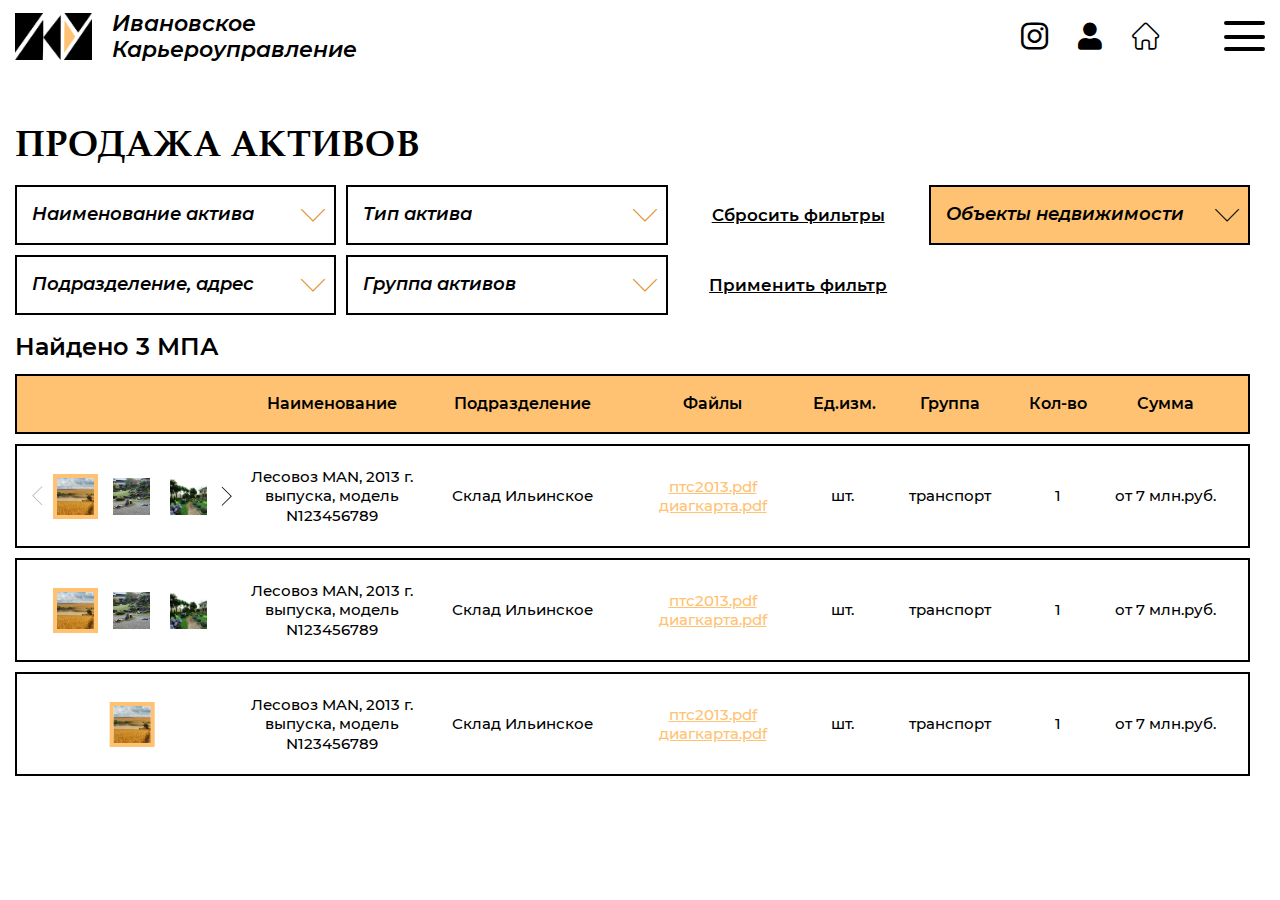
<file: assets.html>
<!DOCTYPE html>
<html lang="ru">
<head>
	<title>Активы</title>
	<meta charset="UTF-8">
	<meta name="format-detection" content="telephone=no">
	<link rel="stylesheet" href="css/assets.min.css">
	<link rel="shortcut icon" href="favicon.ico">
	<!-- <meta name="robots" content="noindex, nofollow"> -->
	<!-- <meta name="viewport" content="width=device-width, initial-scale=1.0, maximum-scale=1.0, user-scalable=0"> -->
	<meta name="viewport" content="width=device-width, initial-scale=1.0">
</head>

<body>
	<div class="wrapper">
		<header class="header _lp">
	<div class="header__content">
		<div class="header__row">
			<a data-logo href="index.html" class="header__logo">
				<picture>
					<source class="header__logo_white" data-src="img/logo_white.webp">
					<img class="header__logo_white" src="img/logo_white.png" alt="">
				</picture>
				<picture>
					<source class="header__logo_dark" data-src="img/logo_dark.webp">
					<img class="header__logo_dark" src="img/logo_dark.png" alt="">
				</picture>
				<p>Ивановское <br>
					Карьероуправление</p>
			</a>
			<div class="header__menu-mini menu-mini">
				<nav class="menu-mini__body">
					<ul class="menu-mini__list">
						<li><a href="products.html" class="menu-mini__link">Продукция</a></li>
						<li><a href="calculator.html" class="menu-mini__link">Калькулятор</a></li>
						<li>
							<a href="#contacts__title" class="menu-mini__link _goto-block">Контакты</a>
							<ul class="menu-mini__contact-list">
								<li>
									<a href="tel:74932588299" class="menu-mini__contact-link _icon-phone">+7 (4932) 588 - 299
										(доб. 101)</a>
									<a href="tel:74932588299" class="menu-mini__contact-link _icon-phone">+7 (4932) 588 - 299
										(доб. 101)</a>
									<a href="tel:74932588299" class="menu-mini__contact-link _icon-phone">+7 (4932) 588 - 299
										(доб. 101)</a>
								</li>
								<li><a href="mailto:tzk2012@bk.ru" class="menu-mini__contact-link _icon-mail">tzk2012@bk.ru</a>
								</li>
							</ul>
						</li>
					</ul>
				</nav>
			</div>
			<div class="header__contacts header__contacts_1">
				<a href="notfound.html" class="header__contacts-item _icon-inst"></a>
				<a href="#login" class="header__contacts-item _icon-user _popup-link"></a>
				<a href="index.html" class="header__contacts-item _icon-home"></a>
			</div>
			<div class="icon-menu">
				<span></span>
				<span></span>
				<span></span>
			</div>
			<div class="header__menu menu">
				<nav class="menu__body">
					<div class="header__contacts header__contacts_2">
						<a href="notfound.html" class="header__contacts-item _icon-inst"></a>
						<a href="cabinet.html" class="header__contacts-item _icon-user"></a>
						<a href="index.html" class="header__contacts-item _icon-home"></a>
					</div>
					<ul class="menu__list menu__list_1">
						<li><a href="products.html" class="menu__link">Продукция</a></li>
						<li><a href="calculator.html" class="menu__link">Калькулятор</a></li>
						<li><a href="#about" class="menu__link _goto-block">О компании</a></li>
						<li><a href="news.html" class="menu__link">Новости</a></li>
						<li><a href="sales.html" class="menu__link">Акции</a></li>
						<li><a href="gallery.html" class="menu__link">Галерея</a></li>
						<li><a href="complaint.html" class="menu__link">Книга жалоб и предложений</a></li>
						<li><a href="vacancy.html" class="menu__link">Вакансии</a></li>
						<li><a href="procedure.html" class="menu__link">Закупочные процедуры</a></li>
						<li><a href="assets.html" class="menu__link">Продажа активов</a></li>
						<li><a href="#contacts__title" class="menu__link _goto-block">Контакты</a></li>
					</ul>
					<ul class="menu__list menu__list_2">
						<li><a href="#callback" class="menu__link _popup-link">Обратный звонок</a></li>
						<li><a href="#message" class="menu__link _popup-link">Написать нам</a></li>
					</ul>
				</nav>
			</div>
		</div>
	</div>
</header>
		<main class="page">
			<section class="page__assets assets">
				<div class="assets__container _container">
					<div class="assets__shell">
						<div class="assets__title _titleAn">Продажа активов</div>
						<form action="#" class="assets__form form form-assets">
							<div class="form__line form-assets__name">
								<select name="form[]" class="form">
									<option value="1" selected="selected">Наименование актива</option>
									<option value="2">Пункт №2</option>
									<option value="3">Пункт №3</option>
									<option value="4">Пункт №4</option>
								</select>
							</div>
							<div class="form__line form-assets__type">
								<select name="form[]" class="form">
									<option value="1" selected="selected">Тип актива</option>
									<option value="2">Техника и оборудование</option>
									<option value="3">Прочие активы</option>
								</select>
							</div>
							<div class="form__line form-assets__address">
								<select name="form[]" class="form">
									<option value="1" selected="selected">Подразделение, адрес</option>
									<option value="2">Пункт №2</option>
									<option value="3">Пункт №3</option>
									<option value="4">Пункт №4</option>
								</select>
							</div>
							<div class="form__line form-assets__group">
								<select name="form[]" class="form">
									<option value="1" selected="selected">Группа активов</option>
									<option value="2">Пункт №2</option>
									<option value="3">Пункт №3</option>
									<option value="4">Пункт №4</option>
								</select>
							</div>
							<div class="form__line form-assets__clean">
								<button type="reset" class="form__btn">Cбросить фильтры</button>
							</div>
							<div class="form__line form-assets__implement">
								<button type="submit" class="form__btn">Применить фильтр</button>
							</div>
							<div class="form__line form-assets__objects">
								<select name="form[]" class="form">
									<option value="1" selected="selected">Объекты недвижимости</option>
									<option value="2">Недостроенный офисный центр Иваново, уд.Фрунзе, дом 2</option>
									<option value="3">Рамонтная база для строительной техники, Ярославль, Ленинса 112.</option>
									<option value="4">Гаражи в ГК Полянка, Шуя, Полянка 2</option>
								</select>
							</div>
						</form>
						<div class="assets__subtitle">Найдено 3 МПА</div>
						<div class="assets__table table-assets">
							<div class="table-assets__names">
								<div class="table-assets__name"></div>
								<div class="table-assets__name">Наименование</div>
								<div class="table-assets__name">Подразделение</div>
								<div class="table-assets__name">Файлы</div>
								<div class="table-assets__name">Ед.изм.</div>
								<div class="table-assets__name">Группа</div>
								<div class="table-assets__name">Кол-во</div>
								<div class="table-assets__name">Сумма</div>
							</div>
							<div class="table-assets__body-shell">
								<div data-spollers data-one-spoller class="table-assets__body">
									<div class="table-assets__item _tabs">
										<div data-spoller class="table-assets__item-up _icon-p-right">
											<div data-spollerLink class="table-assets__item-slider">
												<div class="table-assets__sliderBody _swiper">
													<div class="table-assets__slide _tabs-item _active">
														<picture class="_ibg">
															<source class="swiper-lazy" data-srcset="img/area/area_1.webp"
																type="image/webp" srcset="img/icons/loading.gif">
															<img data-src="img/area/area_1.jpg" class="swiper-lazy" alt=""
																src="img/icons/loading.gif">
														</picture>
													</div>
													<div class="table-assets__slide _tabs-item">
														<picture class="_ibg">
															<source class="swiper-lazy" data-srcset="img/area/area_2.webp"
																type="image/webp" srcset="img/icons/loading.gif">
															<img data-src="img/area/area_2.jpg" class="swiper-lazy" alt=""
																src="img/icons/loading.gif">
														</picture>
													</div>
													<div class="table-assets__slide _tabs-item">
														<picture class="_ibg">
															<source class="swiper-lazy" data-srcset="img/area/area_3.webp"
																type="image/webp" srcset="img/icons/loading.gif">
															<img data-src="img/area/area_3.jpg" class="swiper-lazy" alt=""
																src="img/icons/loading.gif">
														</picture>
													</div>
													<div class="table-assets__slide _tabs-item">
														<picture class="_ibg">
															<source class="swiper-lazy" data-srcset="img/area/area_3.webp"
																type="image/webp" srcset="img/icons/loading.gif">
															<img data-src="img/area/area_3.jpg" class="swiper-lazy" alt=""
																src="img/icons/loading.gif">
														</picture>
													</div>
												</div>
												<div class="table-assets__arrows">
													<div class="table-assets__arrow-prev _icon-p-right"></div>
													<div class="table-assets__arrow-next _icon-p-right"></div>
												</div>
											</div>
											<div class="table-assets__item-name">
												<div class="table-assets__item-title">Наименование</div>
												<div class="table-assets__item-unit">Лесовоз MAN, 2013 г. выпуска, модель N123456789
												</div>
											</div>
											<div class="table-assets__item-division">
												<div class="table-assets__item-title">Подразделение</div>
												<div class="table-assets__item-unit">Склад Ильинское</div>
											</div>
											<div class="table-assets__item-files">
												<div class="table-assets__item-title">Файлы</div>
												<div class="table-assets__item-unit">
													<a href="" data-spollerLink>птс2013.pdf</a>
													<a href="" data-spollerLink>диагкарта.pdf</a>
												</div>
											</div>
											<div class="table-assets__item-dimension">
												<div class="table-assets__item-title">Ед.изм.</div>
												<div class="table-assets__item-unit">шт.</div>
											</div>
											<div class="table-assets__item-group">
												<div class="table-assets__item-title">Группа</div>
												<div class="table-assets__item-unit">транспорт</div>
											</div>
											<div class="table-assets__item-quantity">
												<div class="table-assets__item-title">Кол-во</div>
												<div class="table-assets__item-unit">1</div>
											</div>
											<div class="table-assets__item-amount">
												<div class="table-assets__item-title">Сумма</div>
												<div class="table-assets__item-unit">от 7 млн.руб.</div>
											</div>
										</div>
										<div class="table-assets__item-down">
											<div class="table-assets__bigImg _gallery">
												<a data-src="img/area/area_1.jpg" href="img/area/area_1.jpg"
													class="table-assets__bigImg-item _ibg _active _tabs-block _lazy-load">
													<img src="img/1x1.png" alt="">
												</a>
												<a data-src="img/area/area_2.jpg" href="img/area/area_2.jpg"
													class="table-assets__bigImg-item _ibg _tabs-block _lazy-load">
													<img src="img/1x1.png" alt="">
												</a>
												<a data-src="img/area/area_3.jpg" href="img/area/area_3.jpg"
													class="table-assets__bigImg-item _ibg _tabs-block _lazy-load">
													<img src="img/1x1.png" alt="">
												</a>
												<a data-src="img/area/area_1.jpg" href="img/area/area_4.jpg"
													class="table-assets__bigImg-item _ibg _tabs-block _lazy-load">
													<img src="img/1x1.png" alt="">
												</a>
											</div>
											<div class="table-assets__down-body">
												<div class="table-assets__item-subtitle">Характеристики</div>
												<div class="table-assets__text">
													Текст описания транспорта, параметры более детально, пример текста на несколько
													строк,
													образец заполнения.Текст описания транспорта, параметры более детально, пример
													текста
													на несколько строк, образец заполнения.Текст описания транспорта, параметры
													более
													детально, пример текста на несколько строк, образец заполнения.
												</div>
												<div class="table-assets__item-subtitle">Описание</div>
												<div class="table-assets__text">
													Текст описания транспорта, параметры более детально, пример текста на несколько
													строк,
													образец заполнения.Текст описания транспорта, параметры более детально, пример
													текста
													на несколько строк, образец заполнения.Текст описания транспорта, параметры
													более
													детально, пример текста на несколько строк, образец заполнения.Текст описания
													транспорта, параметры более детально, пример текста на несколько строк, образец
													заполнения.
												</div>
											</div>
										</div>
									</div>
									<div class="table-assets__item _tabs">
										<div data-spoller class="table-assets__item-up _icon-p-right">
											<div data-spollerLink class="table-assets__item-slider">
												<div class="table-assets__sliderBody _swiper">
													<div class="table-assets__slide _tabs-item _active">
														<picture class="_ibg">
															<source class="swiper-lazy" data-srcset="img/area/area_1.webp"
																type="image/webp" srcset="img/icons/loading.gif">
															<img data-src="img/area/area_1.jpg" class="swiper-lazy" alt=""
																src="img/icons/loading.gif">
														</picture>
													</div>
													<div class="table-assets__slide _tabs-item">
														<picture class="_ibg">
															<source class="swiper-lazy" data-srcset="img/area/area_2.webp"
																type="image/webp" srcset="img/icons/loading.gif">
															<img data-src="img/area/area_2.jpg" class="swiper-lazy" alt=""
																src="img/icons/loading.gif">
														</picture>
													</div>
													<div class="table-assets__slide _tabs-item">
														<picture class="_ibg">
															<source class="swiper-lazy" data-srcset="img/area/area_3.webp"
																type="image/webp" srcset="img/icons/loading.gif">
															<img data-src="img/area/area_3.jpg" class="swiper-lazy" alt=""
																src="img/icons/loading.gif">
														</picture>
													</div>
												</div>
												<div class="table-assets__arrows">
													<div class="table-assets__arrow-prev _icon-p-right"></div>
													<div class="table-assets__arrow-next _icon-p-right"></div>
												</div>
											</div>
											<div class="table-assets__item-name">
												<div class="table-assets__item-title">Наименование</div>
												<div class="table-assets__item-unit">Лесовоз MAN, 2013 г. выпуска, модель N123456789
												</div>
											</div>
											<div class="table-assets__item-division">
												<div class="table-assets__item-title">Подразделение</div>
												<div class="table-assets__item-unit">Склад Ильинское</div>
											</div>
											<div class="table-assets__item-files">
												<div class="table-assets__item-title">Файлы</div>
												<div class="table-assets__item-unit">
													<a href="" data-spollerLink>птс2013.pdf</a>
													<a href="" data-spollerLink>диагкарта.pdf</a>
												</div>
											</div>
											<div class="table-assets__item-dimension">
												<div class="table-assets__item-title">Ед.изм.</div>
												<div class="table-assets__item-unit">шт.</div>
											</div>
											<div class="table-assets__item-group">
												<div class="table-assets__item-title">Группа</div>
												<div class="table-assets__item-unit">транспорт</div>
											</div>
											<div class="table-assets__item-quantity">
												<div class="table-assets__item-title">Кол-во</div>
												<div class="table-assets__item-unit">1</div>
											</div>
											<div class="table-assets__item-amount">
												<div class="table-assets__item-title">Сумма</div>
												<div class="table-assets__item-unit">от 7 млн.руб.</div>
											</div>
										</div>
										<div class="table-assets__item-down">
											<div class="table-assets__bigImg _gallery">
												<a data-src="img/area/area_1.jpg" href="img/area/area_1.jpg"
													class="table-assets__bigImg-item _ibg _active _tabs-block _lazy-load">
													<img src="img/1x1.png" alt="">
												</a>
												<a data-src="img/area/area_2.jpg" href="img/area/area_2.jpg"
													class="table-assets__bigImg-item _ibg _tabs-block _lazy-load">
													<img src="img/1x1.png" alt="">
												</a>
												<a data-src="img/area/area_3.jpg" href="img/area/area_3.jpg"
													class="table-assets__bigImg-item _ibg _tabs-block _lazy-load">
													<img src="img/1x1.png" alt="">
												</a>
											</div>
											<div class="table-assets__down-body">
												<div class="table-assets__item-subtitle">Характеристики</div>
												<div class="table-assets__text">
													Текст описания транспорта, параметры более детально, пример текста на несколько
													строк,
													образец заполнения.Текст описания транспорта, параметры более детально, пример
													текста
													на несколько строк, образец заполнения.Текст описания транспорта, параметры
													более
													детально, пример текста на несколько строк, образец заполнения.
												</div>
												<div class="table-assets__item-subtitle">Описание</div>
												<div class="table-assets__text">
													Текст описания транспорта, параметры более детально, пример текста на несколько
													строк,
													образец заполнения.Текст описания транспорта, параметры более детально, пример
													текста
													на несколько строк, образец заполнения.Текст описания транспорта, параметры
													более
													детально, пример текста на несколько строк, образец заполнения.Текст описания
													транспорта, параметры более детально, пример текста на несколько строк, образец
													заполнения.
												</div>
											</div>
										</div>
									</div>
									<div class="table-assets__item _tabs">
										<div data-spoller class="table-assets__item-up _icon-p-right">
											<div data-spollerLink class="table-assets__item-slider">
												<div class="table-assets__sliderBody _swiper">
													<div class="table-assets__slide _tabs-item _active">
														<picture class="_ibg">
															<source class="swiper-lazy" data-srcset="img/area/area_1.webp"
																type="image/webp" srcset="img/icons/loading.gif">
															<img data-src="img/area/area_1.jpg" class="swiper-lazy" alt=""
																src="img/icons/loading.gif">
														</picture>
													</div>
												</div>
												<div class="table-assets__arrows">
													<div class="table-assets__arrow-prev _icon-p-right"></div>
													<div class="table-assets__arrow-next _icon-p-right"></div>
												</div>
											</div>
											<div class="table-assets__item-name">
												<div class="table-assets__item-title">Наименование</div>
												<div class="table-assets__item-unit">Лесовоз MAN, 2013 г. выпуска, модель N123456789
												</div>
											</div>
											<div class="table-assets__item-division">
												<div class="table-assets__item-title">Подразделение</div>
												<div class="table-assets__item-unit">Склад Ильинское</div>
											</div>
											<div class="table-assets__item-files">
												<div class="table-assets__item-title">Файлы</div>
												<div class="table-assets__item-unit">
													<a href="" data-spollerLink>птс2013.pdf</a>
													<a href="" data-spollerLink>диагкарта.pdf</a>
												</div>
											</div>
											<div class="table-assets__item-dimension">
												<div class="table-assets__item-title">Ед.изм.</div>
												<div class="table-assets__item-unit">шт.</div>
											</div>
											<div class="table-assets__item-group">
												<div class="table-assets__item-title">Группа</div>
												<div class="table-assets__item-unit">транспорт</div>
											</div>
											<div class="table-assets__item-quantity">
												<div class="table-assets__item-title">Кол-во</div>
												<div class="table-assets__item-unit">1</div>
											</div>
											<div class="table-assets__item-amount">
												<div class="table-assets__item-title">Сумма</div>
												<div class="table-assets__item-unit">от 7 млн.руб.</div>
											</div>
										</div>
										<div class="table-assets__item-down">
											<div class="table-assets__bigImg _gallery">
												<a data-src="img/area/area_1.jpg" href="img/area/area_1.jpg"
													class="table-assets__bigImg-item _ibg _active _tabs-block _lazy-load">
													<img src="img/1x1.png" alt="">
												</a>
											</div>
											<div class="table-assets__down-body">
												<div class="table-assets__item-subtitle">Характеристики</div>
												<div class="table-assets__text">
													Текст описания транспорта, параметры более детально, пример текста на несколько
													строк,
													образец заполнения.Текст описания транспорта, параметры более детально, пример
													текста
													на несколько строк, образец заполнения.Текст описания транспорта, параметры
													более
													детально, пример текста на несколько строк, образец заполнения.
												</div>
												<div class="table-assets__item-subtitle">Описание</div>
												<div class="table-assets__text">
													Текст описания транспорта, параметры более детально, пример текста на несколько
													строк,
													образец заполнения.Текст описания транспорта, параметры более детально, пример
													текста
													на несколько строк, образец заполнения.Текст описания транспорта, параметры
													более
													детально, пример текста на несколько строк, образец заполнения.Текст описания
													транспорта, параметры более детально, пример текста на несколько строк, образец
													заполнения.
												</div>
											</div>
										</div>
									</div>
								</div>
							</div>
						</div>
					</div>
				</div>
			</section>
		</main>
	</div>
	<div class="popup popup_callback">
	<div class="popup__content">
		<div class="popup__body">
			<div class="popup__close">✖</div>
			<form data-message="thanks" data-test action="#" class="callback form">
				<div class="form__title callback__title">Заказать звонок</div>
				<div class="form__line">
					<input autocomplete="off" type="text" name="form[]" data-error="*Проверьте правильность введенных данных"
						data-value="ФИО*" class="callback__input input _req">
				</div>
				<div class="form__line">
					<input autocomplete="off" type="text" name="form[]" data-error="*Проверьте правильность введенных данных"
						data-value="Телефон*" class="callback__input input _req _phone">
				</div>
				<div class="form__line">
					<textarea autocomplete="off" name="form[]" data-value="Сообщение"
						data-error="*Проверьте правильность введенных данных"
						class="callback__textarea input _req"></textarea>
				</div>
				<div class="form__line">
					<label class="callback__checkbox checkbox">
						<input data-error="" class="checkbox__input politics" type="checkbox" value="1" name="form[]">
						<span class="checkbox__text">
							<span>
								Согласен на обработку персональных данных в соответствии с <a href="">Политикой
									конфиденциальности</a>
								и <a href="">Пользовательским соглашением</a>
							</span>
						</span>
					</label>
				</div>
				<div class="form__line form__btn">
					<button disabled type="submit" class="callback__btn btn">Отправить</button>
				</div>
			</form>
		</div>
	</div>
</div>
<div class="popup popup_message">
	<div class="popup__content">
		<div class="popup__body">
			<div class="popup__close">✖</div>
			<form data-test data-message="thanks" action="#" class="message form">
				<div class="form__title message__title">Напишите нам</div>
				<div class="form__line">
					<input autocomplete="off" type="text" name="form[]" data-error="*Проверьте правильность введенных данных"
						data-value="ФИО*" class="message__input input _req">
				</div>
				<div class="form__line">
					<input autocomplete="off" type="text" name="form[]" placeholder=""
						data-error="*Проверьте правильность введенных данных" data-value="E-mail*"
						class="message__input input _req _email">
				</div>
				<div class="form__line">
					<textarea autocomplete="off" name="form[]" data-value="Сообщение"
						data-error="*Проверьте правильность введенных данных" class="message__textarea input _req"></textarea>
				</div>
				<div class="form__line">
					<label class="message__checkbox checkbox">
						<input data-error="" class="checkbox__input politics" type="checkbox" value="1" name="form[]">
						<span class="checkbox__text">
							<span>
								Согласен на обработку персональных данных в соответствии с <a href="">Политикой
									конфиденциальности</a>
								и <a href="">Пользовательским соглашением</a>
							</span>
						</span>
					</label>
				</div>
				<div class="form__line form__btn">
					<button disabled type="submit" class="message__btn btn">Отправить</button>
				</div>
			</form>
		</div>
	</div>
</div>
<div class="popup popup_login">
	<div class="popup__content">
		<div class="popup__body">
			<div class="popup__close">✖</div>
			<form action="#" class="login form">
				<div class="form__title login__title">Личный кабинет</div>
				<div class="form__line">
					<input autocomplete="off" type="text" name="form[]" data-error="*Проверьте правильность введенных данных"
						data-value="E-mail (login)" class="login__input input _req _email">
				</div>
				<div class="form__line">
					<input autocomplete="off" type="password" name="form[]" placeholder="Пароль"
						data-error="*Проверьте правильность введенных данных" data-value="" class="login__input input _req">
				</div>
				<div class="form__line form__btn">
					<button type="submit" class="login__btn-1 btn">Войти</button>
				</div>
				<div class="form__line">
					<a href="" class="login__forget">Забыли пароль?</a>
				</div>
				<div class="form__gray">
					<a href="#registration" class="_popup-link">Ещё не зарегистрировались?</a>
				</div>
				<div class="form__line form__btn">
					<button type="submit" class="login__btn-2 btn btn_white">Вход для сотрудников</button>
				</div>
			</form>
		</div>
	</div>
</div>
<div class="popup popup_registration">
	<div class="popup__content">
		<div class="popup__body">
			<div class="popup__close">✖</div>
			<form action="#" class="registration form">
				<div class="form__title registration__title">Регистрация</div>
				<div class="form__line">
					<input autocomplete="off" type="text" name="form[]" data-error="*Проверьте правильность введенных данных"
						data-value="E-mail (login)*" class="registration__input input _req _email">
				</div>
				<div class="form__line">
					<input autocomplete="off" type="text" name="form[]" data-error="*Проверьте правильность введенных данных"
						data-value="ФИО*" class="registration__input input _req">
				</div>
				<div class="form__line">
					<input autocomplete="off" type="text" name="form[]" data-error="*Проверьте правильность введенных данных"
						data-value="Телефон*" class="registration__input input _req _phone">
				</div>
				<div class="form__line">
					<input autocomplete="off" type="password" placeholder="Придумайте пароль*" name="form[]"
						data-error="*Проверьте правильность введенных данных" data-value=""
						class="registration__input input _req">
				</div>
				<div class="form__line">
					<input autocomplete="off" type="password" name="form[]" placeholder="Повторите пароль*"
						data-error="*Проверьте правильность введенных данных" data-value=""
						class="registration__input input _req">
				</div>
				<div class="form__line">
					<label class="registration__checkbox checkbox">
						<input data-error="" class="checkbox__input" type="checkbox" value="1" name="form[]">
						<span class="checkbox__text">
							<span>Я представляю организацию</span>
						</span>
					</label>
				</div>
				<div class="form__line">
					<input autocomplete="off" type="text" name="form[]" data-error="" data-value="Название организации*"
						class="registration__input input">
				</div>
				<div class="form__line">
					<label class="registration__checkbox checkbox">
						<input data-error="" class="checkbox__input politics" type="checkbox" value="1" name="form[]">
						<span class="checkbox__text">
							<span>
								Согласен на обработку персональных данных в соответствии с <a href="">Политикой
									конфиденциальности</a>
								и <a href="">Пользовательским соглашением</a>
							</span>
						</span>
					</label>
				</div>
				<div class="form__line form__btn">
					<button disabled type="submit" class="registration__btn-1 btn">Зарегистрироваться</button>
				</div>
				<div class="form__gray">
					<span>Уже зарегистрировались?</span>
					<a href="#login" class="_popup-link">Войти</a>
				</div>
				<div class="form__line form__btn">
					<button type="submit" class="registration__btn-2 btn btn_white">Вход для сотрудников</button>
				</div>
			</form>
		</div>
	</div>
</div>
<div class="popup popup_thanks-message">
	<div class="popup__content">
		<div class="popup__body">
			<div class="popup__close">✖</div>
			<div class="form__title">Спасибо!</div>
			<div class="form__subtitle">Наш менеджер свяжется с Вами в ближайшее время.</div>
			<div class="form__line form__btn">
				<div class="thanks-btn btn _popup-close">Ок</div>
			</div>
		</div>
	</div>
</div>
	<!-- <script src="https://unpkg.com/swiper@6.8.4/swiper-bundle.min.js"></script> -->
<script src="js/main.min.js"></script>
</body>

</html>
</file>
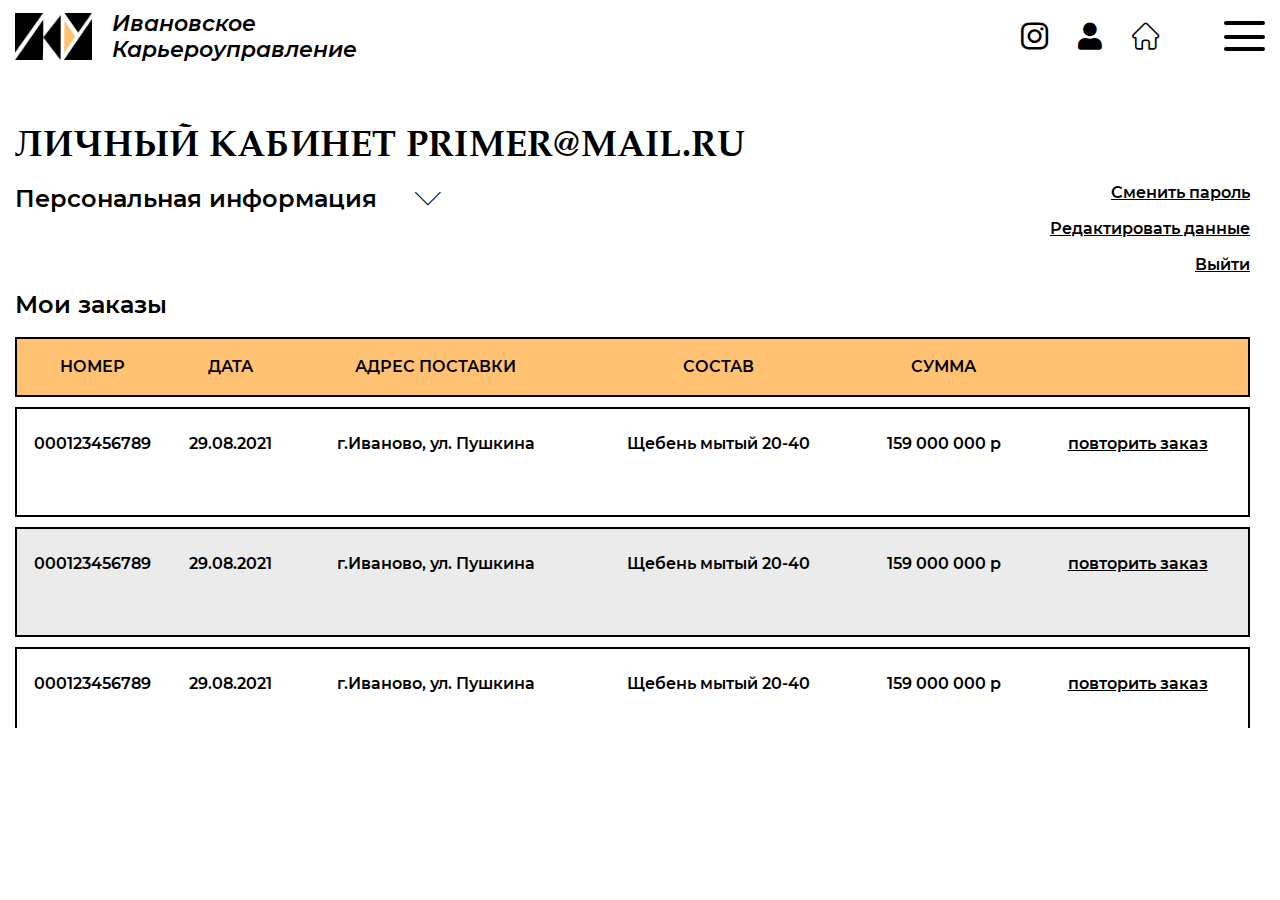
<file: cabinet.html>
<!DOCTYPE html>
<html lang="ru">
<head>
	<title>Личный Кабинет</title>
	<meta charset="UTF-8">
	<meta name="format-detection" content="telephone=no">
	<link rel="stylesheet" href="css/cabinet.min.css">
	<link rel="shortcut icon" href="favicon.ico">
	<!-- <meta name="robots" content="noindex, nofollow"> -->
	<!-- <meta name="viewport" content="width=device-width, initial-scale=1.0, maximum-scale=1.0, user-scalable=0"> -->
	<meta name="viewport" content="width=device-width, initial-scale=1.0">
</head>

<body>
	<div class="wrapper">
		<header class="header _lp">
	<div class="header__content">
		<div class="header__row">
			<a data-logo href="index.html" class="header__logo">
				<picture>
					<source class="header__logo_white" data-src="img/logo_white.webp">
					<img class="header__logo_white" src="img/logo_white.png" alt="">
				</picture>
				<picture>
					<source class="header__logo_dark" data-src="img/logo_dark.webp">
					<img class="header__logo_dark" src="img/logo_dark.png" alt="">
				</picture>
				<p>Ивановское <br>
					Карьероуправление</p>
			</a>
			<div class="header__menu-mini menu-mini">
				<nav class="menu-mini__body">
					<ul class="menu-mini__list">
						<li><a href="products.html" class="menu-mini__link">Продукция</a></li>
						<li><a href="calculator.html" class="menu-mini__link">Калькулятор</a></li>
						<li>
							<a href="#contacts__title" class="menu-mini__link _goto-block">Контакты</a>
							<ul class="menu-mini__contact-list">
								<li>
									<a href="tel:74932588299" class="menu-mini__contact-link _icon-phone">+7 (4932) 588 - 299
										(доб. 101)</a>
									<a href="tel:74932588299" class="menu-mini__contact-link _icon-phone">+7 (4932) 588 - 299
										(доб. 101)</a>
									<a href="tel:74932588299" class="menu-mini__contact-link _icon-phone">+7 (4932) 588 - 299
										(доб. 101)</a>
								</li>
								<li><a href="mailto:tzk2012@bk.ru" class="menu-mini__contact-link _icon-mail">tzk2012@bk.ru</a>
								</li>
							</ul>
						</li>
					</ul>
				</nav>
			</div>
			<div class="header__contacts header__contacts_1">
				<a href="notfound.html" class="header__contacts-item _icon-inst"></a>
				<a href="#login" class="header__contacts-item _icon-user _popup-link"></a>
				<a href="index.html" class="header__contacts-item _icon-home"></a>
			</div>
			<div class="icon-menu">
				<span></span>
				<span></span>
				<span></span>
			</div>
			<div class="header__menu menu">
				<nav class="menu__body">
					<div class="header__contacts header__contacts_2">
						<a href="notfound.html" class="header__contacts-item _icon-inst"></a>
						<a href="cabinet.html" class="header__contacts-item _icon-user"></a>
						<a href="index.html" class="header__contacts-item _icon-home"></a>
					</div>
					<ul class="menu__list menu__list_1">
						<li><a href="products.html" class="menu__link">Продукция</a></li>
						<li><a href="calculator.html" class="menu__link">Калькулятор</a></li>
						<li><a href="#about" class="menu__link _goto-block">О компании</a></li>
						<li><a href="news.html" class="menu__link">Новости</a></li>
						<li><a href="sales.html" class="menu__link">Акции</a></li>
						<li><a href="gallery.html" class="menu__link">Галерея</a></li>
						<li><a href="complaint.html" class="menu__link">Книга жалоб и предложений</a></li>
						<li><a href="vacancy.html" class="menu__link">Вакансии</a></li>
						<li><a href="procedure.html" class="menu__link">Закупочные процедуры</a></li>
						<li><a href="assets.html" class="menu__link">Продажа активов</a></li>
						<li><a href="#contacts__title" class="menu__link _goto-block">Контакты</a></li>
					</ul>
					<ul class="menu__list menu__list_2">
						<li><a href="#callback" class="menu__link _popup-link">Обратный звонок</a></li>
						<li><a href="#message" class="menu__link _popup-link">Написать нам</a></li>
					</ul>
				</nav>
			</div>
		</div>
	</div>
</header>
		<main class="page">
			<section class="page__cabinet cabinet">
				<div class="cabinet__container _container">
					<div class="cabinet__title _titleAn">
						ЛИЧНЫЙ КАБИНЕТ PRIMER@MAIL.RU
					</div>
					<div class="cabinet__shell">
						<div class="cabinet__info">
							<div data-spollers class="cabinet__body body-cabinet">
								<div data-spoller class="body-cabinet__title _icon-p-right"><span>Персональная информация</span>
								</div>
								<div class="body-cabinet__row">
									<div class="body-cabinet__item">
										<div class="body-cabinet__item-title">E-mail (login):</div>
										<div class="body-cabinet__item-info">Primer@mail.ru</div>
									</div>
									<div class="body-cabinet__item">
										<div class="body-cabinet__item-title">ФИО:</div>
										<div class="body-cabinet__item-info"> Примеров Иван Иванович</div>
									</div>
									<div class="body-cabinet__item">
										<div class="body-cabinet__item-title">Телефон: </div>
										<div class="body-cabinet__item-info">+7 (915) 555 35 35</div>
									</div>
									<div class="body-cabinet__item">
										<div class="body-cabinet__item-title ">Пароль:</div>
										<input autocomplete="off" type="password" data-error="" value="Primer@mail.ru" readonly
											class="body-cabinet__item-info ">
										<div class="body-cabinet__item-eye _icon-eye"></div>
									</div>
									<div class="body-cabinet__item">
										<div class="body-cabinet__item-title">Организация:</div>
										<div class="body-cabinet__item-info"> ООО «Добрые Дела»</div>
									</div>
								</div>
							</div>
							<div class="cabinet__links">
								<a href="" class="cabinet__link">Сменить пароль</a>
								<a href="" class="cabinet__link">Редактировать данные</a>
								<a href="" class="cabinet__link">Выйти</a>
							</div>
						</div>
						<div class="cabinet__table table-cabinet">
							<div class="table-cabinet__title">Мои заказы</div>
							<div class="table-cabinet__body">
								<div class="table-cabinet__names">
									<div class="table-cabinet__name">Номер</div>
									<div class="table-cabinet__name">Дата</div>
									<div class="table-cabinet__name">Адрес поставки</div>
									<div class="table-cabinet__name">Состав</div>
									<div class="table-cabinet__name">Сумма</div>
									<div class="table-cabinet__name"></div>
								</div>
								<div class="table-cabinet__item">
									<div class="table-cabinet__item-number">
										<div class="table-cabinet__item-title">Номер:</div>
										<div class="table-cabinet__item-text">000123456789</div>
									</div>
									<div class="table-cabinet__item-data">
										<div class="table-cabinet__item-title">Дата:</div>
										<div class="table-cabinet__item-text">29.08.2021</div>
									</div>
									<div class="table-cabinet__item-address">
										<div class="table-cabinet__item-title">Адрес поставки:</div>
										<div class="table-cabinet__item-text"> г.Иваново, ул. Пушкина</div>
									</div>
									<div class="table-cabinet__item-structure">
										<div class="table-cabinet__item-title">Состав:</div>
										<div class="table-cabinet__item-text"> Щебень мытый 20-40 </div>
									</div>
									<div class="table-cabinet__item-amount">
										<div class="table-cabinet__item-title">Сумма:</div>
										<div class="table-cabinet__item-text">159 000 000 р</div>
									</div>
									<a href="" class="table-cabinet__item-link">
										повторить заказ
									</a>
								</div>
								<div class="table-cabinet__item">
									<div class="table-cabinet__item-number">
										<div class="table-cabinet__item-title">Номер:</div>
										<div class="table-cabinet__item-text">000123456789</div>
									</div>
									<div class="table-cabinet__item-data">
										<div class="table-cabinet__item-title">Дата:</div>
										<div class="table-cabinet__item-text">29.08.2021</div>
									</div>
									<div class="table-cabinet__item-address">
										<div class="table-cabinet__item-title">Адрес поставки:</div>
										<div class="table-cabinet__item-text"> г.Иваново, ул. Пушкина</div>
									</div>
									<div class="table-cabinet__item-structure">
										<div class="table-cabinet__item-title">Состав:</div>
										<div class="table-cabinet__item-text"> Щебень мытый 20-40 </div>
									</div>
									<div class="table-cabinet__item-amount">
										<div class="table-cabinet__item-title">Сумма:</div>
										<div class="table-cabinet__item-text">159 000 000 р</div>
									</div>
									<a href="" class="table-cabinet__item-link">
										повторить заказ
									</a>
								</div>

								<div class="table-cabinet__item">
									<div class="table-cabinet__item-number">
										<div class="table-cabinet__item-title">Номер:</div>
										<div class="table-cabinet__item-text">000123456789</div>
									</div>
									<div class="table-cabinet__item-data">
										<div class="table-cabinet__item-title">Дата:</div>
										<div class="table-cabinet__item-text">29.08.2021</div>
									</div>
									<div class="table-cabinet__item-address">
										<div class="table-cabinet__item-title">Адрес поставки:</div>
										<div class="table-cabinet__item-text"> г.Иваново, ул. Пушкина</div>
									</div>
									<div class="table-cabinet__item-structure">
										<div class="table-cabinet__item-title">Состав:</div>
										<div class="table-cabinet__item-text"> Щебень мытый 20-40 </div>
									</div>
									<div class="table-cabinet__item-amount">
										<div class="table-cabinet__item-title">Сумма:</div>
										<div class="table-cabinet__item-text">159 000 000 р</div>
									</div>
									<a href="" class="table-cabinet__item-link">
										повторить заказ
									</a>
								</div>

								<div class="table-cabinet__item">
									<div class="table-cabinet__item-number">
										<div class="table-cabinet__item-title">Номер:</div>
										<div class="table-cabinet__item-text">000123456789</div>
									</div>
									<div class="table-cabinet__item-data">
										<div class="table-cabinet__item-title">Дата:</div>
										<div class="table-cabinet__item-text">29.08.2021</div>
									</div>
									<div class="table-cabinet__item-address">
										<div class="table-cabinet__item-title">Адрес поставки:</div>
										<div class="table-cabinet__item-text"> г.Иваново, ул. Пушкина</div>
									</div>
									<div class="table-cabinet__item-structure">
										<div class="table-cabinet__item-title">Состав:</div>
										<div class="table-cabinet__item-text"> Щебень мытый 20-40 </div>
									</div>
									<div class="table-cabinet__item-amount">
										<div class="table-cabinet__item-title">Сумма:</div>
										<div class="table-cabinet__item-text">159 000 000 р</div>
									</div>
									<a href="" class="table-cabinet__item-link">
										повторить заказ
									</a>
								</div>
							</div>
						</div>
					</div>
				</div>
			</section>
		</main>
	</div>
	<div class="popup popup_callback">
	<div class="popup__content">
		<div class="popup__body">
			<div class="popup__close">✖</div>
			<form data-message="thanks" data-test action="#" class="callback form">
				<div class="form__title callback__title">Заказать звонок</div>
				<div class="form__line">
					<input autocomplete="off" type="text" name="form[]" data-error="*Проверьте правильность введенных данных"
						data-value="ФИО*" class="callback__input input _req">
				</div>
				<div class="form__line">
					<input autocomplete="off" type="text" name="form[]" data-error="*Проверьте правильность введенных данных"
						data-value="Телефон*" class="callback__input input _req _phone">
				</div>
				<div class="form__line">
					<textarea autocomplete="off" name="form[]" data-value="Сообщение"
						data-error="*Проверьте правильность введенных данных"
						class="callback__textarea input _req"></textarea>
				</div>
				<div class="form__line">
					<label class="callback__checkbox checkbox">
						<input data-error="" class="checkbox__input politics" type="checkbox" value="1" name="form[]">
						<span class="checkbox__text">
							<span>
								Согласен на обработку персональных данных в соответствии с <a href="">Политикой
									конфиденциальности</a>
								и <a href="">Пользовательским соглашением</a>
							</span>
						</span>
					</label>
				</div>
				<div class="form__line form__btn">
					<button disabled type="submit" class="callback__btn btn">Отправить</button>
				</div>
			</form>
		</div>
	</div>
</div>
<div class="popup popup_message">
	<div class="popup__content">
		<div class="popup__body">
			<div class="popup__close">✖</div>
			<form data-test data-message="thanks" action="#" class="message form">
				<div class="form__title message__title">Напишите нам</div>
				<div class="form__line">
					<input autocomplete="off" type="text" name="form[]" data-error="*Проверьте правильность введенных данных"
						data-value="ФИО*" class="message__input input _req">
				</div>
				<div class="form__line">
					<input autocomplete="off" type="text" name="form[]" placeholder=""
						data-error="*Проверьте правильность введенных данных" data-value="E-mail*"
						class="message__input input _req _email">
				</div>
				<div class="form__line">
					<textarea autocomplete="off" name="form[]" data-value="Сообщение"
						data-error="*Проверьте правильность введенных данных" class="message__textarea input _req"></textarea>
				</div>
				<div class="form__line">
					<label class="message__checkbox checkbox">
						<input data-error="" class="checkbox__input politics" type="checkbox" value="1" name="form[]">
						<span class="checkbox__text">
							<span>
								Согласен на обработку персональных данных в соответствии с <a href="">Политикой
									конфиденциальности</a>
								и <a href="">Пользовательским соглашением</a>
							</span>
						</span>
					</label>
				</div>
				<div class="form__line form__btn">
					<button disabled type="submit" class="message__btn btn">Отправить</button>
				</div>
			</form>
		</div>
	</div>
</div>
<div class="popup popup_login">
	<div class="popup__content">
		<div class="popup__body">
			<div class="popup__close">✖</div>
			<form action="#" class="login form">
				<div class="form__title login__title">Личный кабинет</div>
				<div class="form__line">
					<input autocomplete="off" type="text" name="form[]" data-error="*Проверьте правильность введенных данных"
						data-value="E-mail (login)" class="login__input input _req _email">
				</div>
				<div class="form__line">
					<input autocomplete="off" type="password" name="form[]" placeholder="Пароль"
						data-error="*Проверьте правильность введенных данных" data-value="" class="login__input input _req">
				</div>
				<div class="form__line form__btn">
					<button type="submit" class="login__btn-1 btn">Войти</button>
				</div>
				<div class="form__line">
					<a href="" class="login__forget">Забыли пароль?</a>
				</div>
				<div class="form__gray">
					<a href="#registration" class="_popup-link">Ещё не зарегистрировались?</a>
				</div>
				<div class="form__line form__btn">
					<button type="submit" class="login__btn-2 btn btn_white">Вход для сотрудников</button>
				</div>
			</form>
		</div>
	</div>
</div>
<div class="popup popup_registration">
	<div class="popup__content">
		<div class="popup__body">
			<div class="popup__close">✖</div>
			<form action="#" class="registration form">
				<div class="form__title registration__title">Регистрация</div>
				<div class="form__line">
					<input autocomplete="off" type="text" name="form[]" data-error="*Проверьте правильность введенных данных"
						data-value="E-mail (login)*" class="registration__input input _req _email">
				</div>
				<div class="form__line">
					<input autocomplete="off" type="text" name="form[]" data-error="*Проверьте правильность введенных данных"
						data-value="ФИО*" class="registration__input input _req">
				</div>
				<div class="form__line">
					<input autocomplete="off" type="text" name="form[]" data-error="*Проверьте правильность введенных данных"
						data-value="Телефон*" class="registration__input input _req _phone">
				</div>
				<div class="form__line">
					<input autocomplete="off" type="password" placeholder="Придумайте пароль*" name="form[]"
						data-error="*Проверьте правильность введенных данных" data-value=""
						class="registration__input input _req">
				</div>
				<div class="form__line">
					<input autocomplete="off" type="password" name="form[]" placeholder="Повторите пароль*"
						data-error="*Проверьте правильность введенных данных" data-value=""
						class="registration__input input _req">
				</div>
				<div class="form__line">
					<label class="registration__checkbox checkbox">
						<input data-error="" class="checkbox__input" type="checkbox" value="1" name="form[]">
						<span class="checkbox__text">
							<span>Я представляю организацию</span>
						</span>
					</label>
				</div>
				<div class="form__line">
					<input autocomplete="off" type="text" name="form[]" data-error="" data-value="Название организации*"
						class="registration__input input">
				</div>
				<div class="form__line">
					<label class="registration__checkbox checkbox">
						<input data-error="" class="checkbox__input politics" type="checkbox" value="1" name="form[]">
						<span class="checkbox__text">
							<span>
								Согласен на обработку персональных данных в соответствии с <a href="">Политикой
									конфиденциальности</a>
								и <a href="">Пользовательским соглашением</a>
							</span>
						</span>
					</label>
				</div>
				<div class="form__line form__btn">
					<button disabled type="submit" class="registration__btn-1 btn">Зарегистрироваться</button>
				</div>
				<div class="form__gray">
					<span>Уже зарегистрировались?</span>
					<a href="#login" class="_popup-link">Войти</a>
				</div>
				<div class="form__line form__btn">
					<button type="submit" class="registration__btn-2 btn btn_white">Вход для сотрудников</button>
				</div>
			</form>
		</div>
	</div>
</div>
<div class="popup popup_thanks-message">
	<div class="popup__content">
		<div class="popup__body">
			<div class="popup__close">✖</div>
			<div class="form__title">Спасибо!</div>
			<div class="form__subtitle">Наш менеджер свяжется с Вами в ближайшее время.</div>
			<div class="form__line form__btn">
				<div class="thanks-btn btn _popup-close">Ок</div>
			</div>
		</div>
	</div>
</div>
	<!-- <script src="https://unpkg.com/swiper@6.8.4/swiper-bundle.min.js"></script> -->
<script src="js/main.min.js"></script>
</body>

</html>
</file>
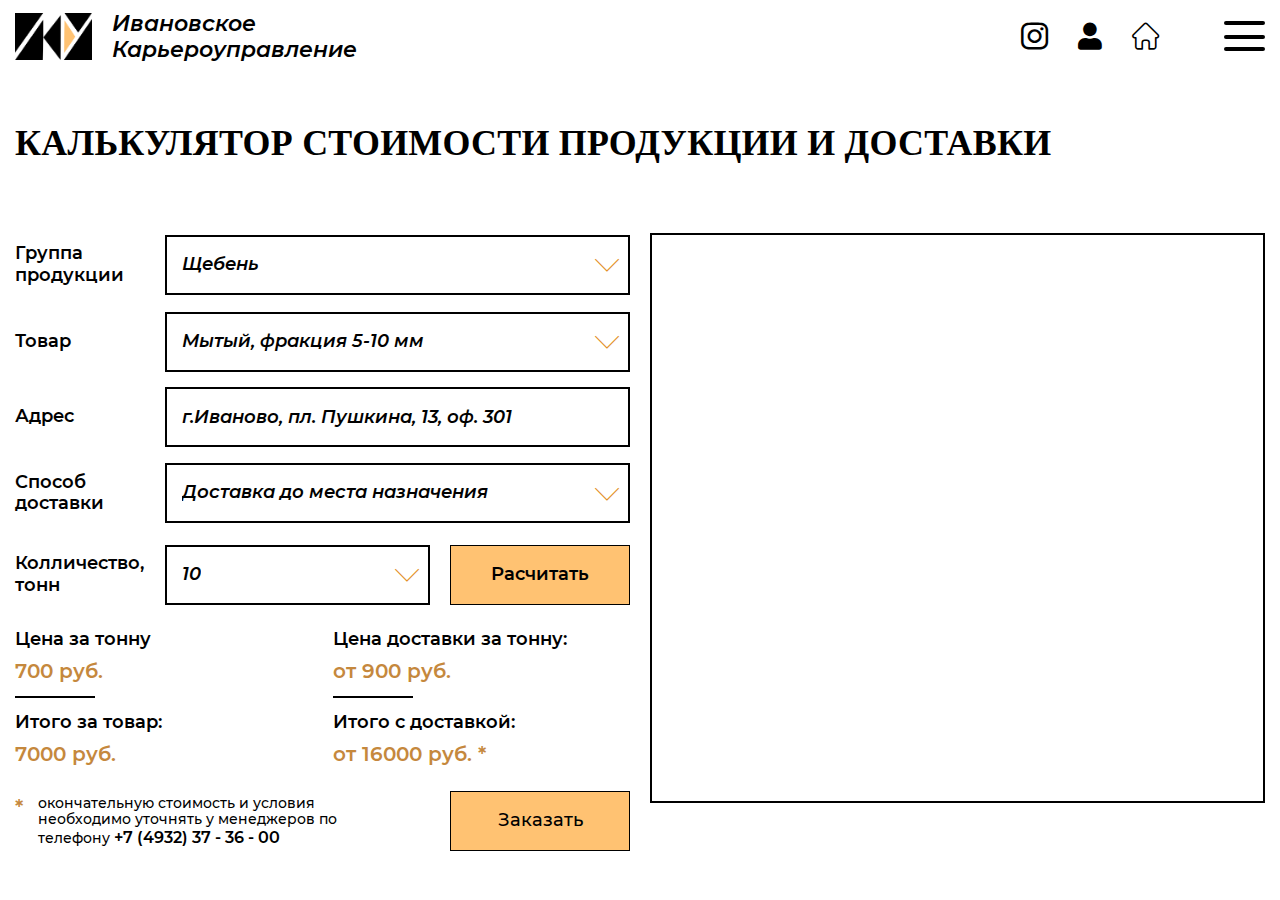
<file: calculator.html>
<!DOCTYPE html>
<html lang="ru">
<head>
	<title>Калькулятор</title>
	<meta charset="UTF-8">
	<meta name="format-detection" content="telephone=no">
	<link rel="stylesheet" href="css/calculator.min.css">
	<link rel="shortcut icon" href="favicon.ico">
	<!-- <meta name="robots" content="noindex, nofollow"> -->
	<!-- <meta name="viewport" content="width=device-width, initial-scale=1.0, maximum-scale=1.0, user-scalable=0"> -->
	<meta name="viewport" content="width=device-width, initial-scale=1.0">
</head>

<body>
	<div class="wrapper">
		<header class="header _lp">
	<div class="header__content">
		<div class="header__row">
			<a data-logo href="index.html" class="header__logo">
				<picture>
					<source class="header__logo_white" data-src="img/logo_white.webp">
					<img class="header__logo_white" src="img/logo_white.png" alt="">
				</picture>
				<picture>
					<source class="header__logo_dark" data-src="img/logo_dark.webp">
					<img class="header__logo_dark" src="img/logo_dark.png" alt="">
				</picture>
				<p>Ивановское <br>
					Карьероуправление</p>
			</a>
			<div class="header__menu-mini menu-mini">
				<nav class="menu-mini__body">
					<ul class="menu-mini__list">
						<li><a href="products.html" class="menu-mini__link">Продукция</a></li>
						<li><a href="calculator.html" class="menu-mini__link">Калькулятор</a></li>
						<li>
							<a href="#contacts__title" class="menu-mini__link _goto-block">Контакты</a>
							<ul class="menu-mini__contact-list">
								<li>
									<a href="tel:74932588299" class="menu-mini__contact-link _icon-phone">+7 (4932) 588 - 299
										(доб. 101)</a>
									<a href="tel:74932588299" class="menu-mini__contact-link _icon-phone">+7 (4932) 588 - 299
										(доб. 101)</a>
									<a href="tel:74932588299" class="menu-mini__contact-link _icon-phone">+7 (4932) 588 - 299
										(доб. 101)</a>
								</li>
								<li><a href="mailto:tzk2012@bk.ru" class="menu-mini__contact-link _icon-mail">tzk2012@bk.ru</a>
								</li>
							</ul>
						</li>
					</ul>
				</nav>
			</div>
			<div class="header__contacts header__contacts_1">
				<a href="notfound.html" class="header__contacts-item _icon-inst"></a>
				<a href="#login" class="header__contacts-item _icon-user _popup-link"></a>
				<a href="index.html" class="header__contacts-item _icon-home"></a>
			</div>
			<div class="icon-menu">
				<span></span>
				<span></span>
				<span></span>
			</div>
			<div class="header__menu menu">
				<nav class="menu__body">
					<div class="header__contacts header__contacts_2">
						<a href="notfound.html" class="header__contacts-item _icon-inst"></a>
						<a href="cabinet.html" class="header__contacts-item _icon-user"></a>
						<a href="index.html" class="header__contacts-item _icon-home"></a>
					</div>
					<ul class="menu__list menu__list_1">
						<li><a href="products.html" class="menu__link">Продукция</a></li>
						<li><a href="calculator.html" class="menu__link">Калькулятор</a></li>
						<li><a href="#about" class="menu__link _goto-block">О компании</a></li>
						<li><a href="news.html" class="menu__link">Новости</a></li>
						<li><a href="sales.html" class="menu__link">Акции</a></li>
						<li><a href="gallery.html" class="menu__link">Галерея</a></li>
						<li><a href="complaint.html" class="menu__link">Книга жалоб и предложений</a></li>
						<li><a href="vacancy.html" class="menu__link">Вакансии</a></li>
						<li><a href="procedure.html" class="menu__link">Закупочные процедуры</a></li>
						<li><a href="assets.html" class="menu__link">Продажа активов</a></li>
						<li><a href="#contacts__title" class="menu__link _goto-block">Контакты</a></li>
					</ul>
					<ul class="menu__list menu__list_2">
						<li><a href="#callback" class="menu__link _popup-link">Обратный звонок</a></li>
						<li><a href="#message" class="menu__link _popup-link">Написать нам</a></li>
					</ul>
				</nav>
			</div>
		</div>
	</div>
</header>
		<main class="page">
			<section class="page__calculator calculator">
				<div class="calculator__container _container">
					<div class="calculator__title _titleAn">
						КАЛЬКУЛЯТОР СТОИМОСТИ ПРОДУКЦИИ И ДОСТАВКИ
					</div>
					<div class="calculator__row">
						<div class="calculator__left">
							<form action="#" data-test data-message="thanks" class="calculator__form form">
								<div class="form__line">
									<div class="calculator__select-title">Группа продукции</div>
									<div class="options">
										<select name="form[]" class="form">
											<option value="1" selected="selected">Щебень</option>
											<option value="2">Пункт №2</option>
											<option value="3">Пункт №3</option>
											<option value="4">Пункт №4</option>
										</select>
									</div>
								</div>
								<div class="form__line">
									<div class="calculator__select-title">Товар</div>
									<div class="options">
										<select name="form[]" class="form">
											<option value="1" selected="selected">Мытый, фракция 5-10 мм</option>
											<option value="2">Пункт №2</option>
											<option value="3">Пункт №3</option>
											<option value="4">Пункт №4</option>
										</select>
									</div>
								</div>
								<div class="form__line">
									<div class="calculator__select-title">Адрес</div>
									<input autocomplete="off" type="text" name="form[]"
										data-error="*Обязательное поле для заполнения"
										data-value="г.Иваново, пл. Пушкина, 13, оф. 301" class="input _req">
								</div>
								<div class="form__line">
									<div class="calculator__select-title">Способ доставки</div>
									<div class="options">
										<select name="form[]" class="form">
											<option value="1" selected="selected">Доставка до места назначения</option>
											<option value="2">Пункт №2</option>
											<option value="3">Пункт №3</option>
											<option value="4">Пункт №4</option>
										</select>
									</div>
								</div>
								<div class="form__line">
									<div class="calculator__select-title">Колличество, тонн</div>
									<div class="options">
										<select name="form[]" class="form">
											<option value="1" selected="selected">10</option>
											<option value="2">Пункт №2</option>
											<option value="3">Пункт №3</option>
											<option value="4">Пункт №4</option>
										</select>
									</div>
									<a href="" class="calculator__calculate btn">Расчитать</a>
								</div>
								<div class="form__line">
									<div class="calculator__prices prices-calc">
										<div class="prices-calc__item prices-calc__item_1">
											<div class="prices-calc__title">Цена за тонну</div>
											<div class="prices-calc__price">700 руб.</div>
										</div>
										<div class="prices-calc__item prices-calc__item_2">
											<div class="prices-calc__title">Цена доставки за тонну:</div>
											<div class="prices-calc__price">от 900 руб.</div>
										</div>
										<div class="prices-calc__item prices-calc__item_3">
											<div class="prices-calc__title">Итого за товар:</div>
											<div class="prices-calc__price">7000 руб.</div>
										</div>
										<div class="prices-calc__item prices-calc__item_4">
											<div class="prices-calc__title">Итого с доставкой:</div>
											<div class="prices-calc__price">от 16000 руб. *</div>
										</div>
									</div>
								</div>
								<div class="form__line form__line_info">
									<div class="calculator__info">
										<p>*</p>
										<p>окончательную стоимость и условия необходимо уточнять у менеджеров
											по телефону <a href="tel:74932373600">+7 (4932) 37 - 36 - 00</a></p>
									</div>
									<button type="submit" onclick="window.location.href='order.html';"
										class="form__btn btn">Заказать</button>
								</div>
							</form>
						</div>
						<div class="calculator__right">
							<div class="calculator__map _ibg">
								<iframe
									src="https://yandex.ru/map-widget/v1/?um=constructor%3A840b1b4dee2c68f2ca47e8cfc88f81c0bddeb3e24563129ce64b67d6ae5fd743&amp;source=constructor"
									frameborder="0"></iframe>
							</div>
						</div>
					</div>
				</div>
			</section>
		</main>
	</div>
	<div class="popup popup_callback">
	<div class="popup__content">
		<div class="popup__body">
			<div class="popup__close">✖</div>
			<form data-message="thanks" data-test action="#" class="callback form">
				<div class="form__title callback__title">Заказать звонок</div>
				<div class="form__line">
					<input autocomplete="off" type="text" name="form[]" data-error="*Проверьте правильность введенных данных"
						data-value="ФИО*" class="callback__input input _req">
				</div>
				<div class="form__line">
					<input autocomplete="off" type="text" name="form[]" data-error="*Проверьте правильность введенных данных"
						data-value="Телефон*" class="callback__input input _req _phone">
				</div>
				<div class="form__line">
					<textarea autocomplete="off" name="form[]" data-value="Сообщение"
						data-error="*Проверьте правильность введенных данных"
						class="callback__textarea input _req"></textarea>
				</div>
				<div class="form__line">
					<label class="callback__checkbox checkbox">
						<input data-error="" class="checkbox__input politics" type="checkbox" value="1" name="form[]">
						<span class="checkbox__text">
							<span>
								Согласен на обработку персональных данных в соответствии с <a href="">Политикой
									конфиденциальности</a>
								и <a href="">Пользовательским соглашением</a>
							</span>
						</span>
					</label>
				</div>
				<div class="form__line form__btn">
					<button disabled type="submit" class="callback__btn btn">Отправить</button>
				</div>
			</form>
		</div>
	</div>
</div>
<div class="popup popup_message">
	<div class="popup__content">
		<div class="popup__body">
			<div class="popup__close">✖</div>
			<form data-test data-message="thanks" action="#" class="message form">
				<div class="form__title message__title">Напишите нам</div>
				<div class="form__line">
					<input autocomplete="off" type="text" name="form[]" data-error="*Проверьте правильность введенных данных"
						data-value="ФИО*" class="message__input input _req">
				</div>
				<div class="form__line">
					<input autocomplete="off" type="text" name="form[]" placeholder=""
						data-error="*Проверьте правильность введенных данных" data-value="E-mail*"
						class="message__input input _req _email">
				</div>
				<div class="form__line">
					<textarea autocomplete="off" name="form[]" data-value="Сообщение"
						data-error="*Проверьте правильность введенных данных" class="message__textarea input _req"></textarea>
				</div>
				<div class="form__line">
					<label class="message__checkbox checkbox">
						<input data-error="" class="checkbox__input politics" type="checkbox" value="1" name="form[]">
						<span class="checkbox__text">
							<span>
								Согласен на обработку персональных данных в соответствии с <a href="">Политикой
									конфиденциальности</a>
								и <a href="">Пользовательским соглашением</a>
							</span>
						</span>
					</label>
				</div>
				<div class="form__line form__btn">
					<button disabled type="submit" class="message__btn btn">Отправить</button>
				</div>
			</form>
		</div>
	</div>
</div>
<div class="popup popup_login">
	<div class="popup__content">
		<div class="popup__body">
			<div class="popup__close">✖</div>
			<form action="#" class="login form">
				<div class="form__title login__title">Личный кабинет</div>
				<div class="form__line">
					<input autocomplete="off" type="text" name="form[]" data-error="*Проверьте правильность введенных данных"
						data-value="E-mail (login)" class="login__input input _req _email">
				</div>
				<div class="form__line">
					<input autocomplete="off" type="password" name="form[]" placeholder="Пароль"
						data-error="*Проверьте правильность введенных данных" data-value="" class="login__input input _req">
				</div>
				<div class="form__line form__btn">
					<button type="submit" class="login__btn-1 btn">Войти</button>
				</div>
				<div class="form__line">
					<a href="" class="login__forget">Забыли пароль?</a>
				</div>
				<div class="form__gray">
					<a href="#registration" class="_popup-link">Ещё не зарегистрировались?</a>
				</div>
				<div class="form__line form__btn">
					<button type="submit" class="login__btn-2 btn btn_white">Вход для сотрудников</button>
				</div>
			</form>
		</div>
	</div>
</div>
<div class="popup popup_registration">
	<div class="popup__content">
		<div class="popup__body">
			<div class="popup__close">✖</div>
			<form action="#" class="registration form">
				<div class="form__title registration__title">Регистрация</div>
				<div class="form__line">
					<input autocomplete="off" type="text" name="form[]" data-error="*Проверьте правильность введенных данных"
						data-value="E-mail (login)*" class="registration__input input _req _email">
				</div>
				<div class="form__line">
					<input autocomplete="off" type="text" name="form[]" data-error="*Проверьте правильность введенных данных"
						data-value="ФИО*" class="registration__input input _req">
				</div>
				<div class="form__line">
					<input autocomplete="off" type="text" name="form[]" data-error="*Проверьте правильность введенных данных"
						data-value="Телефон*" class="registration__input input _req _phone">
				</div>
				<div class="form__line">
					<input autocomplete="off" type="password" placeholder="Придумайте пароль*" name="form[]"
						data-error="*Проверьте правильность введенных данных" data-value=""
						class="registration__input input _req">
				</div>
				<div class="form__line">
					<input autocomplete="off" type="password" name="form[]" placeholder="Повторите пароль*"
						data-error="*Проверьте правильность введенных данных" data-value=""
						class="registration__input input _req">
				</div>
				<div class="form__line">
					<label class="registration__checkbox checkbox">
						<input data-error="" class="checkbox__input" type="checkbox" value="1" name="form[]">
						<span class="checkbox__text">
							<span>Я представляю организацию</span>
						</span>
					</label>
				</div>
				<div class="form__line">
					<input autocomplete="off" type="text" name="form[]" data-error="" data-value="Название организации*"
						class="registration__input input">
				</div>
				<div class="form__line">
					<label class="registration__checkbox checkbox">
						<input data-error="" class="checkbox__input politics" type="checkbox" value="1" name="form[]">
						<span class="checkbox__text">
							<span>
								Согласен на обработку персональных данных в соответствии с <a href="">Политикой
									конфиденциальности</a>
								и <a href="">Пользовательским соглашением</a>
							</span>
						</span>
					</label>
				</div>
				<div class="form__line form__btn">
					<button disabled type="submit" class="registration__btn-1 btn">Зарегистрироваться</button>
				</div>
				<div class="form__gray">
					<span>Уже зарегистрировались?</span>
					<a href="#login" class="_popup-link">Войти</a>
				</div>
				<div class="form__line form__btn">
					<button type="submit" class="registration__btn-2 btn btn_white">Вход для сотрудников</button>
				</div>
			</form>
		</div>
	</div>
</div>
<div class="popup popup_thanks-message">
	<div class="popup__content">
		<div class="popup__body">
			<div class="popup__close">✖</div>
			<div class="form__title">Спасибо!</div>
			<div class="form__subtitle">Наш менеджер свяжется с Вами в ближайшее время.</div>
			<div class="form__line form__btn">
				<div class="thanks-btn btn _popup-close">Ок</div>
			</div>
		</div>
	</div>
</div>
	<!-- <script src="https://unpkg.com/swiper@6.8.4/swiper-bundle.min.js"></script> -->
<script src="js/main.min.js"></script>
</body>

</html>
</file>
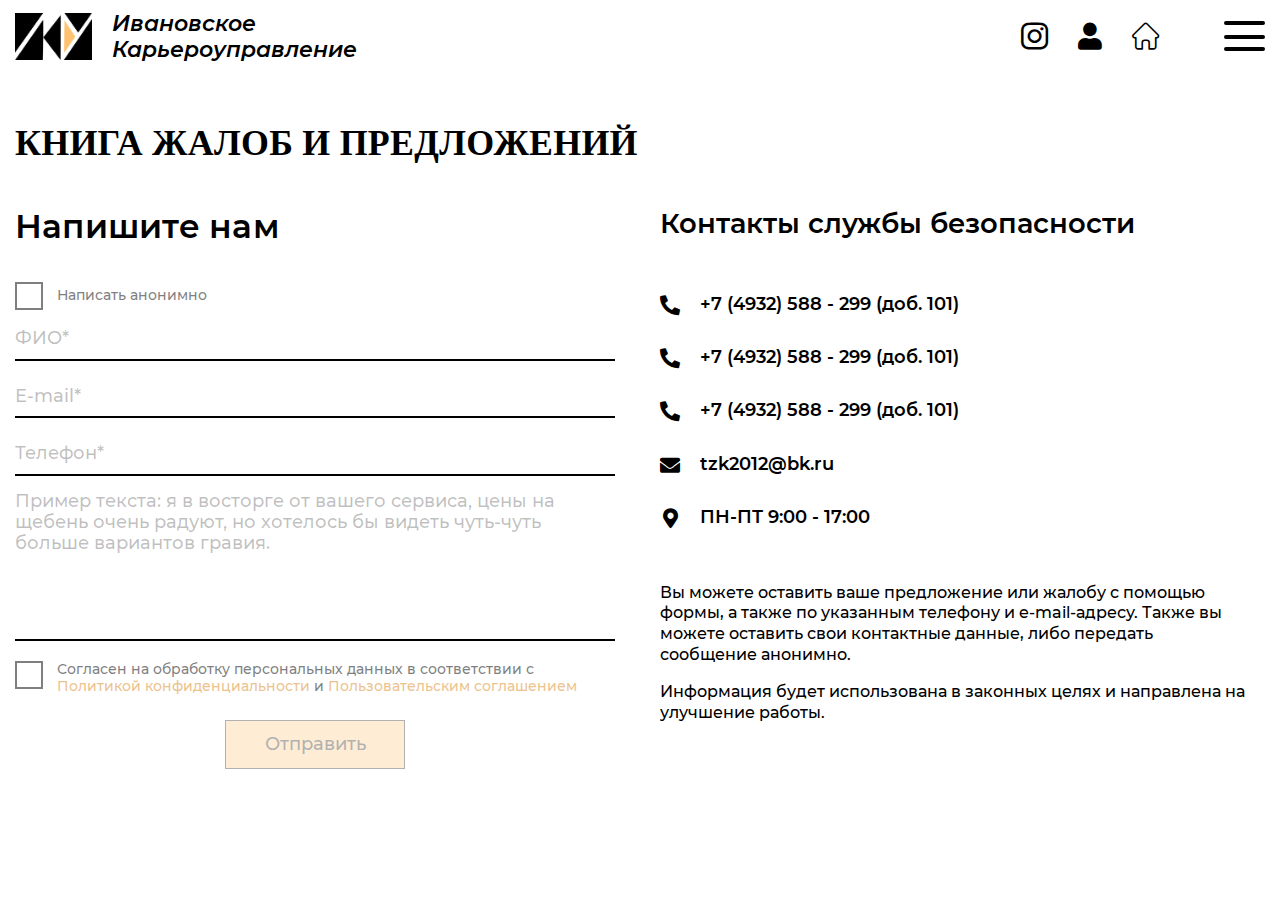
<file: complaint.html>
<!DOCTYPE html>
<html lang="ru">
<head>
	<title>Книга жалоб</title>
	<meta charset="UTF-8">
	<meta name="format-detection" content="telephone=no">
	<link rel="stylesheet" href="css/complaint.min.css">
	<link rel="shortcut icon" href="favicon.ico">
	<!-- <meta name="robots" content="noindex, nofollow"> -->
	<!-- <meta name="viewport" content="width=device-width, initial-scale=1.0, maximum-scale=1.0, user-scalable=0"> -->
	<meta name="viewport" content="width=device-width, initial-scale=1.0">
</head>

<body>
	<div class="wrapper">
		<header class="header _lp">
	<div class="header__content">
		<div class="header__row">
			<a data-logo href="index.html" class="header__logo">
				<picture>
					<source class="header__logo_white" data-src="img/logo_white.webp">
					<img class="header__logo_white" src="img/logo_white.png" alt="">
				</picture>
				<picture>
					<source class="header__logo_dark" data-src="img/logo_dark.webp">
					<img class="header__logo_dark" src="img/logo_dark.png" alt="">
				</picture>
				<p>Ивановское <br>
					Карьероуправление</p>
			</a>
			<div class="header__menu-mini menu-mini">
				<nav class="menu-mini__body">
					<ul class="menu-mini__list">
						<li><a href="products.html" class="menu-mini__link">Продукция</a></li>
						<li><a href="calculator.html" class="menu-mini__link">Калькулятор</a></li>
						<li>
							<a href="#contacts__title" class="menu-mini__link _goto-block">Контакты</a>
							<ul class="menu-mini__contact-list">
								<li>
									<a href="tel:74932588299" class="menu-mini__contact-link _icon-phone">+7 (4932) 588 - 299
										(доб. 101)</a>
									<a href="tel:74932588299" class="menu-mini__contact-link _icon-phone">+7 (4932) 588 - 299
										(доб. 101)</a>
									<a href="tel:74932588299" class="menu-mini__contact-link _icon-phone">+7 (4932) 588 - 299
										(доб. 101)</a>
								</li>
								<li><a href="mailto:tzk2012@bk.ru" class="menu-mini__contact-link _icon-mail">tzk2012@bk.ru</a>
								</li>
							</ul>
						</li>
					</ul>
				</nav>
			</div>
			<div class="header__contacts header__contacts_1">
				<a href="notfound.html" class="header__contacts-item _icon-inst"></a>
				<a href="#login" class="header__contacts-item _icon-user _popup-link"></a>
				<a href="index.html" class="header__contacts-item _icon-home"></a>
			</div>
			<div class="icon-menu">
				<span></span>
				<span></span>
				<span></span>
			</div>
			<div class="header__menu menu">
				<nav class="menu__body">
					<div class="header__contacts header__contacts_2">
						<a href="notfound.html" class="header__contacts-item _icon-inst"></a>
						<a href="cabinet.html" class="header__contacts-item _icon-user"></a>
						<a href="index.html" class="header__contacts-item _icon-home"></a>
					</div>
					<ul class="menu__list menu__list_1">
						<li><a href="products.html" class="menu__link">Продукция</a></li>
						<li><a href="calculator.html" class="menu__link">Калькулятор</a></li>
						<li><a href="#about" class="menu__link _goto-block">О компании</a></li>
						<li><a href="news.html" class="menu__link">Новости</a></li>
						<li><a href="sales.html" class="menu__link">Акции</a></li>
						<li><a href="gallery.html" class="menu__link">Галерея</a></li>
						<li><a href="complaint.html" class="menu__link">Книга жалоб и предложений</a></li>
						<li><a href="vacancy.html" class="menu__link">Вакансии</a></li>
						<li><a href="procedure.html" class="menu__link">Закупочные процедуры</a></li>
						<li><a href="assets.html" class="menu__link">Продажа активов</a></li>
						<li><a href="#contacts__title" class="menu__link _goto-block">Контакты</a></li>
					</ul>
					<ul class="menu__list menu__list_2">
						<li><a href="#callback" class="menu__link _popup-link">Обратный звонок</a></li>
						<li><a href="#message" class="menu__link _popup-link">Написать нам</a></li>
					</ul>
				</nav>
			</div>
		</div>
	</div>
</header>
		<main class="page">
			<section class="page__complaint complaint">
				<div class="complaint__container _container">
					<div class="complaint__title _titleAn">КНИГА ЖАЛОБ И ПРЕДЛОЖЕНИЙ</div>
					<div class="complaint__row">
						<form data-test data-message="thanks" action="#" class="complaint__form message form">
							<div class="complaint__form-shell">
								<div class="form__title message__title">Напишите нам</div>
								<div class="form__line">
									<label class="complaint__checkbox checkbox">
										<input data-error="" class="checkbox__input" type="checkbox" value="1" name="form[]">
										<span class="checkbox__text">
											<span>Написать анонимно</span>
										</span>
									</label>
								</div>
								<div class="form__line">
									<input autocomplete="off" type="text" name="form[]" data-error="*Обязательно для заполнения"
										data-value="ФИО*" class="message__input input _req">
								</div>
								<div class="form__line">
									<input autocomplete="off" type="text" name="form[]" placeholder=""
										data-error="*Обязательно для заполнения" data-value="E-mail*"
										class="message__input input _req _email">
								</div>
								<div class="form__line">
									<input autocomplete="off" type="text" name="form[]" data-error="*Обязательно для заполнения"
										data-value="Телефон*" class="callback__input input _req _phone">
								</div>
								<div class="form__line">
									<textarea autocomplete="off" name="form[]"
										data-value="Пример текста: я в восторге от вашего сервиса, цены на щебень очень радуют, но хотелось бы видеть чуть-чуть больше вариантов гравия."
										data-error="*Обязательно для заполнения" class="message__textarea input _req"></textarea>
								</div>
								<div class="form__line">
									<label class="message__checkbox checkbox">
										<input data-error="" class="checkbox__input politics" type="checkbox" value="1"
											name="form[]">
										<span class="checkbox__text">
											<span>
												Согласен на обработку персональных данных в соответствии с <a href="">Политикой
													конфиденциальности</a>
												и <a href="">Пользовательским соглашением</a>
											</span>
										</span>
									</label>
								</div>
								<div class="form__line form__btn">
									<button disabled type="submit" class="message__btn btn">Отправить</button>
								</div>
							</div>
						</form>
						<div class="complaint__contacts">
							<div class="complaint__contacts-shell">
								<div class="complaint__secondTitle">Контакты службы безопасности</div>
								<div class="complaint__body">
									<a href="tel:74932588299" class="complaint__item _icon-phone">+7 (4932) 588 - 299 (доб.
										101)</a>
									<a href="tel:74932588299" class="complaint__item _icon-phone">+7 (4932) 588 - 299 (доб.
										101)</a>
									<a href="tel:74932588299" class="complaint__item _icon-phone">+7 (4932) 588 - 299 (доб.
										101)</a>
									<a href="mailto:tzk2012@bk.ru" class="complaint__item _icon-mail">tzk2012@bk.ru</a>
									<div class="complaint__item _icon-map">ПН-ПТ 9:00 - 17:00</div>
								</div>
								<div class="complaint__text">
									<p>Вы можете оставить ваше предложение или жалобу с помощью формы, а также по указанным
										телефону
										и
										e-mail-адресу. Также вы можете оставить свои контактные данные, либо передать сообщение
										анонимно.</p>
									<p>Информация будет использована в законных целях и направлена на улучшение работы.</p>
								</div>
							</div>
						</div>
					</div>
				</div>
			</section>
		</main>
	</div>
	<div class="popup popup_callback">
	<div class="popup__content">
		<div class="popup__body">
			<div class="popup__close">✖</div>
			<form data-message="thanks" data-test action="#" class="callback form">
				<div class="form__title callback__title">Заказать звонок</div>
				<div class="form__line">
					<input autocomplete="off" type="text" name="form[]" data-error="*Проверьте правильность введенных данных"
						data-value="ФИО*" class="callback__input input _req">
				</div>
				<div class="form__line">
					<input autocomplete="off" type="text" name="form[]" data-error="*Проверьте правильность введенных данных"
						data-value="Телефон*" class="callback__input input _req _phone">
				</div>
				<div class="form__line">
					<textarea autocomplete="off" name="form[]" data-value="Сообщение"
						data-error="*Проверьте правильность введенных данных"
						class="callback__textarea input _req"></textarea>
				</div>
				<div class="form__line">
					<label class="callback__checkbox checkbox">
						<input data-error="" class="checkbox__input politics" type="checkbox" value="1" name="form[]">
						<span class="checkbox__text">
							<span>
								Согласен на обработку персональных данных в соответствии с <a href="">Политикой
									конфиденциальности</a>
								и <a href="">Пользовательским соглашением</a>
							</span>
						</span>
					</label>
				</div>
				<div class="form__line form__btn">
					<button disabled type="submit" class="callback__btn btn">Отправить</button>
				</div>
			</form>
		</div>
	</div>
</div>
<div class="popup popup_message">
	<div class="popup__content">
		<div class="popup__body">
			<div class="popup__close">✖</div>
			<form data-test data-message="thanks" action="#" class="message form">
				<div class="form__title message__title">Напишите нам</div>
				<div class="form__line">
					<input autocomplete="off" type="text" name="form[]" data-error="*Проверьте правильность введенных данных"
						data-value="ФИО*" class="message__input input _req">
				</div>
				<div class="form__line">
					<input autocomplete="off" type="text" name="form[]" placeholder=""
						data-error="*Проверьте правильность введенных данных" data-value="E-mail*"
						class="message__input input _req _email">
				</div>
				<div class="form__line">
					<textarea autocomplete="off" name="form[]" data-value="Сообщение"
						data-error="*Проверьте правильность введенных данных" class="message__textarea input _req"></textarea>
				</div>
				<div class="form__line">
					<label class="message__checkbox checkbox">
						<input data-error="" class="checkbox__input politics" type="checkbox" value="1" name="form[]">
						<span class="checkbox__text">
							<span>
								Согласен на обработку персональных данных в соответствии с <a href="">Политикой
									конфиденциальности</a>
								и <a href="">Пользовательским соглашением</a>
							</span>
						</span>
					</label>
				</div>
				<div class="form__line form__btn">
					<button disabled type="submit" class="message__btn btn">Отправить</button>
				</div>
			</form>
		</div>
	</div>
</div>
<div class="popup popup_login">
	<div class="popup__content">
		<div class="popup__body">
			<div class="popup__close">✖</div>
			<form action="#" class="login form">
				<div class="form__title login__title">Личный кабинет</div>
				<div class="form__line">
					<input autocomplete="off" type="text" name="form[]" data-error="*Проверьте правильность введенных данных"
						data-value="E-mail (login)" class="login__input input _req _email">
				</div>
				<div class="form__line">
					<input autocomplete="off" type="password" name="form[]" placeholder="Пароль"
						data-error="*Проверьте правильность введенных данных" data-value="" class="login__input input _req">
				</div>
				<div class="form__line form__btn">
					<button type="submit" class="login__btn-1 btn">Войти</button>
				</div>
				<div class="form__line">
					<a href="" class="login__forget">Забыли пароль?</a>
				</div>
				<div class="form__gray">
					<a href="#registration" class="_popup-link">Ещё не зарегистрировались?</a>
				</div>
				<div class="form__line form__btn">
					<button type="submit" class="login__btn-2 btn btn_white">Вход для сотрудников</button>
				</div>
			</form>
		</div>
	</div>
</div>
<div class="popup popup_registration">
	<div class="popup__content">
		<div class="popup__body">
			<div class="popup__close">✖</div>
			<form action="#" class="registration form">
				<div class="form__title registration__title">Регистрация</div>
				<div class="form__line">
					<input autocomplete="off" type="text" name="form[]" data-error="*Проверьте правильность введенных данных"
						data-value="E-mail (login)*" class="registration__input input _req _email">
				</div>
				<div class="form__line">
					<input autocomplete="off" type="text" name="form[]" data-error="*Проверьте правильность введенных данных"
						data-value="ФИО*" class="registration__input input _req">
				</div>
				<div class="form__line">
					<input autocomplete="off" type="text" name="form[]" data-error="*Проверьте правильность введенных данных"
						data-value="Телефон*" class="registration__input input _req _phone">
				</div>
				<div class="form__line">
					<input autocomplete="off" type="password" placeholder="Придумайте пароль*" name="form[]"
						data-error="*Проверьте правильность введенных данных" data-value=""
						class="registration__input input _req">
				</div>
				<div class="form__line">
					<input autocomplete="off" type="password" name="form[]" placeholder="Повторите пароль*"
						data-error="*Проверьте правильность введенных данных" data-value=""
						class="registration__input input _req">
				</div>
				<div class="form__line">
					<label class="registration__checkbox checkbox">
						<input data-error="" class="checkbox__input" type="checkbox" value="1" name="form[]">
						<span class="checkbox__text">
							<span>Я представляю организацию</span>
						</span>
					</label>
				</div>
				<div class="form__line">
					<input autocomplete="off" type="text" name="form[]" data-error="" data-value="Название организации*"
						class="registration__input input">
				</div>
				<div class="form__line">
					<label class="registration__checkbox checkbox">
						<input data-error="" class="checkbox__input politics" type="checkbox" value="1" name="form[]">
						<span class="checkbox__text">
							<span>
								Согласен на обработку персональных данных в соответствии с <a href="">Политикой
									конфиденциальности</a>
								и <a href="">Пользовательским соглашением</a>
							</span>
						</span>
					</label>
				</div>
				<div class="form__line form__btn">
					<button disabled type="submit" class="registration__btn-1 btn">Зарегистрироваться</button>
				</div>
				<div class="form__gray">
					<span>Уже зарегистрировались?</span>
					<a href="#login" class="_popup-link">Войти</a>
				</div>
				<div class="form__line form__btn">
					<button type="submit" class="registration__btn-2 btn btn_white">Вход для сотрудников</button>
				</div>
			</form>
		</div>
	</div>
</div>
<div class="popup popup_thanks-message">
	<div class="popup__content">
		<div class="popup__body">
			<div class="popup__close">✖</div>
			<div class="form__title">Спасибо!</div>
			<div class="form__subtitle">Наш менеджер свяжется с Вами в ближайшее время.</div>
			<div class="form__line form__btn">
				<div class="thanks-btn btn _popup-close">Ок</div>
			</div>
		</div>
	</div>
</div>
	<!-- <script src="https://unpkg.com/swiper@6.8.4/swiper-bundle.min.js"></script> -->
<script src="js/main.min.js"></script>
</body>

</html>
</file>
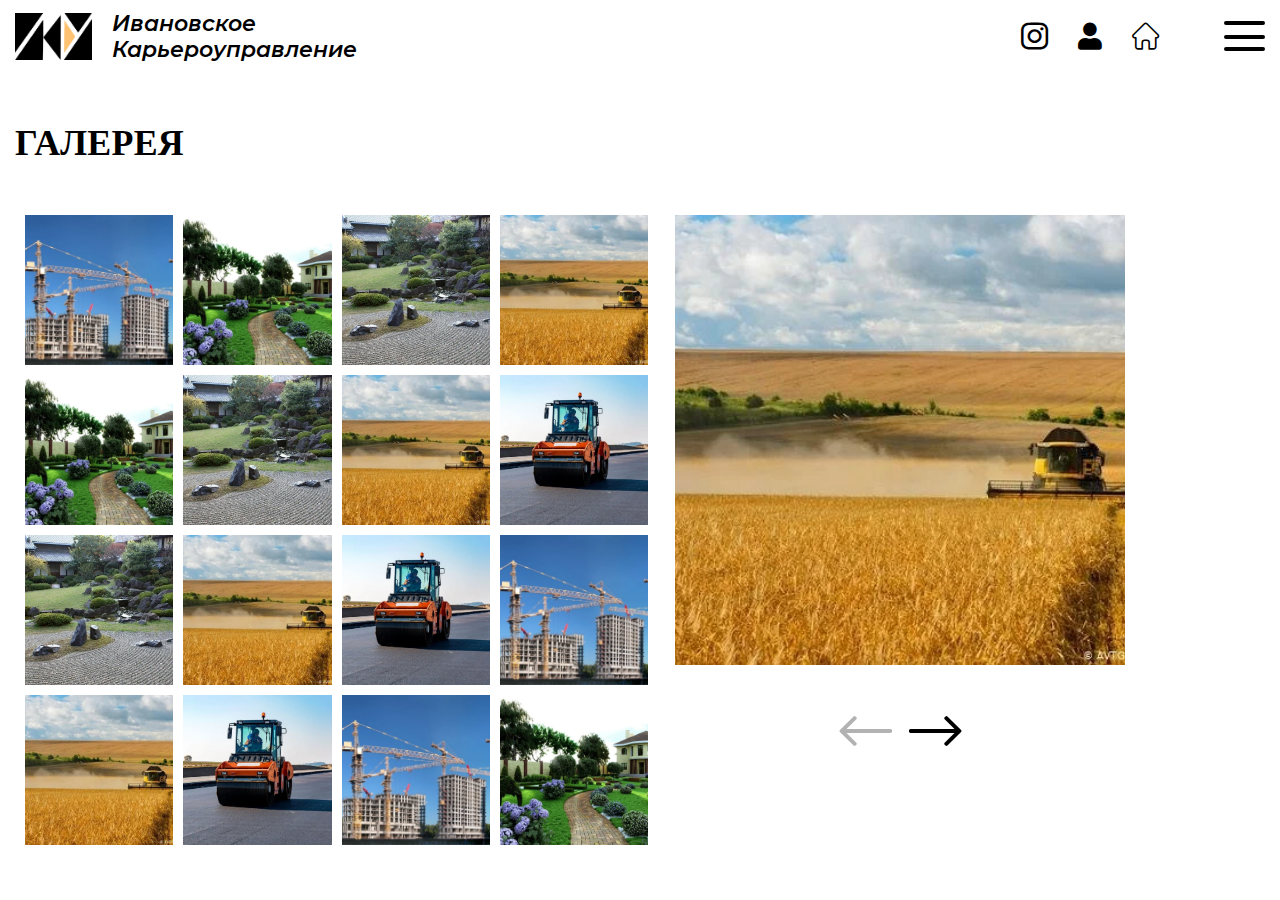
<file: gallery.html>
<!DOCTYPE html>
<html lang="ru">
<head>
	<title>Галерея</title>
	<meta charset="UTF-8">
	<meta name="format-detection" content="telephone=no">
	<link rel="stylesheet" href="css/gallery.min.css">
	<link rel="shortcut icon" href="favicon.ico">
	<!-- <meta name="robots" content="noindex, nofollow"> -->
	<!-- <meta name="viewport" content="width=device-width, initial-scale=1.0, maximum-scale=1.0, user-scalable=0"> -->
	<meta name="viewport" content="width=device-width, initial-scale=1.0">
</head>

<body>
	<div class="wrapper">
		<header class="header _lp">
	<div class="header__content">
		<div class="header__row">
			<a data-logo href="index.html" class="header__logo">
				<picture>
					<source class="header__logo_white" data-src="img/logo_white.webp">
					<img class="header__logo_white" src="img/logo_white.png" alt="">
				</picture>
				<picture>
					<source class="header__logo_dark" data-src="img/logo_dark.webp">
					<img class="header__logo_dark" src="img/logo_dark.png" alt="">
				</picture>
				<p>Ивановское <br>
					Карьероуправление</p>
			</a>
			<div class="header__menu-mini menu-mini">
				<nav class="menu-mini__body">
					<ul class="menu-mini__list">
						<li><a href="products.html" class="menu-mini__link">Продукция</a></li>
						<li><a href="calculator.html" class="menu-mini__link">Калькулятор</a></li>
						<li>
							<a href="#contacts__title" class="menu-mini__link _goto-block">Контакты</a>
							<ul class="menu-mini__contact-list">
								<li>
									<a href="tel:74932588299" class="menu-mini__contact-link _icon-phone">+7 (4932) 588 - 299
										(доб. 101)</a>
									<a href="tel:74932588299" class="menu-mini__contact-link _icon-phone">+7 (4932) 588 - 299
										(доб. 101)</a>
									<a href="tel:74932588299" class="menu-mini__contact-link _icon-phone">+7 (4932) 588 - 299
										(доб. 101)</a>
								</li>
								<li><a href="mailto:tzk2012@bk.ru" class="menu-mini__contact-link _icon-mail">tzk2012@bk.ru</a>
								</li>
							</ul>
						</li>
					</ul>
				</nav>
			</div>
			<div class="header__contacts header__contacts_1">
				<a href="notfound.html" class="header__contacts-item _icon-inst"></a>
				<a href="#login" class="header__contacts-item _icon-user _popup-link"></a>
				<a href="index.html" class="header__contacts-item _icon-home"></a>
			</div>
			<div class="icon-menu">
				<span></span>
				<span></span>
				<span></span>
			</div>
			<div class="header__menu menu">
				<nav class="menu__body">
					<div class="header__contacts header__contacts_2">
						<a href="notfound.html" class="header__contacts-item _icon-inst"></a>
						<a href="cabinet.html" class="header__contacts-item _icon-user"></a>
						<a href="index.html" class="header__contacts-item _icon-home"></a>
					</div>
					<ul class="menu__list menu__list_1">
						<li><a href="products.html" class="menu__link">Продукция</a></li>
						<li><a href="calculator.html" class="menu__link">Калькулятор</a></li>
						<li><a href="#about" class="menu__link _goto-block">О компании</a></li>
						<li><a href="news.html" class="menu__link">Новости</a></li>
						<li><a href="sales.html" class="menu__link">Акции</a></li>
						<li><a href="gallery.html" class="menu__link">Галерея</a></li>
						<li><a href="complaint.html" class="menu__link">Книга жалоб и предложений</a></li>
						<li><a href="vacancy.html" class="menu__link">Вакансии</a></li>
						<li><a href="procedure.html" class="menu__link">Закупочные процедуры</a></li>
						<li><a href="assets.html" class="menu__link">Продажа активов</a></li>
						<li><a href="#contacts__title" class="menu__link _goto-block">Контакты</a></li>
					</ul>
					<ul class="menu__list menu__list_2">
						<li><a href="#callback" class="menu__link _popup-link">Обратный звонок</a></li>
						<li><a href="#message" class="menu__link _popup-link">Написать нам</a></li>
					</ul>
				</nav>
			</div>
		</div>
	</div>
</header>
		<main class="page">
			<section class="page__gallery gallery">
				<div class="gallery__container _container">
					<div class="gallery__title _titleAn">
						Галерея
					</div>
					<div class="gallery__sliders">
						<div class="gallery__thumb thumb-gallery">
							<div class="thumb-gallery__body _swiper">
								<div class="thumb-gallery__slide _ibg">
									<picture>
										<source loading="lazy" class="swiper-lazy" srcset="img/area/area_1.webp"
											type="image/webp">
										<img loading="lazy" src="img/area/area_1.jpg" class="swiper-lazy" alt="">
									</picture>
								</div>
								<div class="thumb-gallery__slide _ibg">
									<picture>
										<source loading="lazy" class="swiper-lazy" srcset="img/area/area_2.webp"
											type="image/webp">
										<img loading="lazy" src="img/area/area_2.jpg" class="swiper-lazy" alt="">
									</picture>
								</div>
								<div class="thumb-gallery__slide _ibg">
									<picture>
										<source loading="lazy" class="swiper-lazy" srcset="img/area/area_3.webp"
											type="image/webp">
										<img loading="lazy" src="img/area/area_3.jpg" class="swiper-lazy" alt="">
									</picture>
								</div>
								<div class="thumb-gallery__slide _ibg">
									<picture>
										<source loading="lazy" class="swiper-lazy" srcset="img/area/area_4.webp"
											type="image/webp">
										<img loading="lazy" src="img/area/area_4.jpg" class="swiper-lazy" alt="">
									</picture>
								</div>
								<div class="thumb-gallery__slide _ibg">
									<picture>
										<source loading="lazy" class="swiper-lazy" srcset="img/area/area_5.webp"
											type="image/webp">
										<img loading="lazy" src="img/area/area_5.jpg" class="swiper-lazy" alt="">
									</picture>
								</div>
								<div class="thumb-gallery__slide _ibg">
									<picture>
										<source loading="lazy" class="swiper-lazy" srcset="img/area/area_1.webp"
											type="image/webp">
										<img loading="lazy" src="img/area/area_1.jpg" class="swiper-lazy" alt="">
									</picture>
								</div>
								<div class="thumb-gallery__slide _ibg">
									<picture>
										<source loading="lazy" class="swiper-lazy" srcset="img/area/area_2.webp"
											type="image/webp">
										<img loading="lazy" src="img/area/area_2.jpg" class="swiper-lazy" alt="">
									</picture>
								</div>
								<div class="thumb-gallery__slide _ibg">
									<picture>
										<source loading="lazy" class="swiper-lazy" srcset="img/area/area_3.webp"
											type="image/webp">
										<img loading="lazy" src="img/area/area_3.jpg" class="swiper-lazy" alt="">
									</picture>
								</div>
								<div class="thumb-gallery__slide _ibg">
									<picture>
										<source loading="lazy" class="swiper-lazy" srcset="img/area/area_4.webp"
											type="image/webp">
										<img loading="lazy" src="img/area/area_4.jpg" class="swiper-lazy" alt="">
									</picture>
								</div>
								<div class="thumb-gallery__slide _ibg">
									<picture>
										<source loading="lazy" class="swiper-lazy" srcset="img/area/area_5.webp"
											type="image/webp">
										<img loading="lazy" src="img/area/area_5.jpg" class="swiper-lazy" alt="">
									</picture>
								</div>
								<div class="thumb-gallery__slide _ibg">
									<picture>
										<source loading="lazy" class="swiper-lazy" srcset="img/area/area_1.webp"
											type="image/webp">
										<img loading="lazy" src="img/area/area_1.jpg" class="swiper-lazy" alt="">
									</picture>
								</div>
								<div class="thumb-gallery__slide _ibg">
									<picture>
										<source loading="lazy" class="swiper-lazy" srcset="img/area/area_2.webp"
											type="image/webp">
										<img loading="lazy" src="img/area/area_2.jpg" class="swiper-lazy" alt="">
									</picture>
								</div>
								<div class="thumb-gallery__slide _ibg">
									<picture>
										<source loading="lazy" class="swiper-lazy" srcset="img/area/area_3.webp"
											type="image/webp">
										<img loading="lazy" src="img/area/area_3.jpg" class="swiper-lazy" alt="">
									</picture>
								</div>
								<div class="thumb-gallery__slide _ibg">
									<picture>
										<source loading="lazy" class="swiper-lazy" srcset="img/area/area_4.webp"
											type="image/webp">
										<img loading="lazy" src="img/area/area_4.jpg" class="swiper-lazy" alt="">
									</picture>
								</div>
								<div class="thumb-gallery__slide _ibg">
									<picture>
										<source loading="lazy" class="swiper-lazy" srcset="img/area/area_5.webp"
											type="image/webp">
										<img loading="lazy" src="img/area/area_5.jpg" class="swiper-lazy" alt="">
									</picture>
								</div>
								<div class="thumb-gallery__slide _ibg">
									<picture>
										<source loading="lazy" class="swiper-lazy" srcset="img/area/area_1.webp"
											type="image/webp">
										<img loading="lazy" src="img/area/area_1.jpg" class="swiper-lazy" alt="">
									</picture>
								</div>
								<div class="thumb-gallery__slide _ibg">
									<picture>
										<source loading="lazy" class="swiper-lazy" srcset="img/area/area_2.webp"
											type="image/webp">
										<img loading="lazy" src="img/area/area_2.jpg" class="swiper-lazy" alt="">
									</picture>
								</div>
								<div class="thumb-gallery__slide _ibg">
									<picture>
										<source loading="lazy" class="swiper-lazy" srcset="img/area/area_3.webp"
											type="image/webp">
										<img loading="lazy" src="img/area/area_3.jpg" class="swiper-lazy" alt="">
									</picture>
								</div>
								<div class="thumb-gallery__slide _ibg">
									<picture>
										<source loading="lazy" class="swiper-lazy" srcset="img/area/area_4.webp"
											type="image/webp">
										<img loading="lazy" src="img/area/area_4.jpg" class="swiper-lazy" alt="">
									</picture>
								</div>
								<div class="thumb-gallery__slide _ibg">
									<picture>
										<source loading="lazy" class="swiper-lazy" srcset="img/area/area_5.webp"
											type="image/webp">
										<img loading="lazy" src="img/area/area_5.jpg" class="swiper-lazy" alt="">
									</picture>
								</div>
							</div>
						</div>
						<div class="gallery__main main-gallery">
							<div class="main-gallery__body _swiper">
								<div class="main-gallery__slide">
									<picture>
										<source loading="lazy" class="swiper-lazy" srcset="img/area/area_1.webp"
											type="image/webp">
										<img loading="lazy" src="img/area/area_1.jpg" class="swiper-lazy" alt="">
									</picture>
								</div>
								<div class="main-gallery__slide">
									<picture>
										<source loading="lazy" class="swiper-lazy" srcset="img/area/area_2.webp"
											type="image/webp">
										<img loading="lazy" src="img/area/area_2.jpg" class="swiper-lazy" alt="">
									</picture>
								</div>
								<div class="main-gallery__slide">
									<picture>
										<source loading="lazy" class="swiper-lazy" srcset="img/area/area_3.webp"
											type="image/webp">
										<img loading="lazy" src="img/area/area_3.jpg" class="swiper-lazy" alt="">
									</picture>
								</div>
								<div class="main-gallery__slide">
									<picture>
										<source loading="lazy" class="swiper-lazy" srcset="img/area/area_4.webp"
											type="image/webp">
										<img loading="lazy" src="img/area/area_4.jpg" class="swiper-lazy" alt="">
									</picture>
								</div>
								<div class="main-gallery__slide">
									<picture>
										<source loading="lazy" class="swiper-lazy" srcset="img/area/area_5.webp"
											type="image/webp">
										<img loading="lazy" src="img/area/area_5.jpg" class="swiper-lazy" alt="">
									</picture>
								</div>
								<div class="main-gallery__slide">
									<picture>
										<source loading="lazy" class="swiper-lazy" srcset="img/area/area_1.webp"
											type="image/webp">
										<img loading="lazy" src="img/area/area_1.jpg" class="swiper-lazy" alt="">
									</picture>
								</div>
								<div class="main-gallery__slide">
									<picture>
										<source loading="lazy" class="swiper-lazy" srcset="img/area/area_2.webp"
											type="image/webp">
										<img loading="lazy" src="img/area/area_2.jpg" class="swiper-lazy" alt="">
									</picture>
								</div>
								<div class="main-gallery__slide">
									<picture>
										<source loading="lazy" class="swiper-lazy" srcset="img/area/area_3.webp"
											type="image/webp">
										<img loading="lazy" src="img/area/area_3.jpg" class="swiper-lazy" alt="">
									</picture>
								</div>
								<div class="main-gallery__slide">
									<picture>
										<source loading="lazy" class="swiper-lazy" srcset="img/area/area_4.webp"
											type="image/webp">
										<img loading="lazy" src="img/area/area_4.jpg" class="swiper-lazy" alt="">
									</picture>
								</div>
								<div class="main-gallery__slide">
									<picture>
										<source loading="lazy" class="swiper-lazy" srcset="img/area/area_5.webp"
											type="image/webp">
										<img loading="lazy" src="img/area/area_5.jpg" class="swiper-lazy" alt="">
									</picture>
								</div>
								<div class="main-gallery__slide">
									<picture>
										<source loading="lazy" class="swiper-lazy" srcset="img/area/area_1.webp"
											type="image/webp">
										<img loading="lazy" src="img/area/area_1.jpg" class="swiper-lazy" alt="">
									</picture>
								</div>
								<div class="main-gallery__slide">
									<picture>
										<source loading="lazy" class="swiper-lazy" srcset="img/area/area_2.webp"
											type="image/webp">
										<img loading="lazy" src="img/area/area_2.jpg" class="swiper-lazy" alt="">
									</picture>
								</div>
								<div class="main-gallery__slide">
									<picture>
										<source loading="lazy" class="swiper-lazy" srcset="img/area/area_3.webp"
											type="image/webp">
										<img loading="lazy" src="img/area/area_3.jpg" class="swiper-lazy" alt="">
									</picture>
								</div>
								<div class="main-gallery__slide">
									<picture>
										<source loading="lazy" class="swiper-lazy" srcset="img/area/area_4.webp"
											type="image/webp">
										<img loading="lazy" src="img/area/area_4.jpg" class="swiper-lazy" alt="">
									</picture>
								</div>
								<div class="main-gallery__slide">
									<picture>
										<source loading="lazy" class="swiper-lazy" srcset="img/area/area_5.webp"
											type="image/webp">
										<img loading="lazy" src="img/area/area_5.jpg" class="swiper-lazy" alt="">
									</picture>
								</div>
								<div class="main-gallery__slide">
									<picture>
										<source loading="lazy" class="swiper-lazy" srcset="img/area/area_1.webp"
											type="image/webp">
										<img loading="lazy" src="img/area/area_1.jpg" class="swiper-lazy" alt="">
									</picture>
								</div>
								<div class="main-gallery__slide">
									<picture>
										<source loading="lazy" class="swiper-lazy" srcset="img/area/area_2.webp"
											type="image/webp">
										<img loading="lazy" src="img/area/area_2.jpg" class="swiper-lazy" alt="">
									</picture>
								</div>
								<div class="main-gallery__slide">
									<picture>
										<source loading="lazy" class="swiper-lazy" srcset="img/area/area_3.webp"
											type="image/webp">
										<img loading="lazy" src="img/area/area_3.jpg" class="swiper-lazy" alt="">
									</picture>
								</div>
								<div class="main-gallery__slide">
									<picture>
										<source loading="lazy" class="swiper-lazy" srcset="img/area/area_4.webp"
											type="image/webp">
										<img loading="lazy" src="img/area/area_4.jpg" class="swiper-lazy" alt="">
									</picture>
								</div>
								<div class="main-gallery__slide">
									<picture>
										<source loading="lazy" class="swiper-lazy" srcset="img/area/area_5.webp"
											type="image/webp">
										<img loading="lazy" src="img/area/area_5.jpg" class="swiper-lazy" alt="">
									</picture>
								</div>
							</div>
							<div class="main-gallery__arrows arrows">
								<div class="arrows__prev _icon-long-arrow"></div>
								<div class="arrows__next _icon-long-arrow"></div>
							</div>
						</div>
					</div>
				</div>
			</section>
		</main>
	</div>
	<div class="popup popup_callback">
	<div class="popup__content">
		<div class="popup__body">
			<div class="popup__close">✖</div>
			<form data-message="thanks" data-test action="#" class="callback form">
				<div class="form__title callback__title">Заказать звонок</div>
				<div class="form__line">
					<input autocomplete="off" type="text" name="form[]" data-error="*Проверьте правильность введенных данных"
						data-value="ФИО*" class="callback__input input _req">
				</div>
				<div class="form__line">
					<input autocomplete="off" type="text" name="form[]" data-error="*Проверьте правильность введенных данных"
						data-value="Телефон*" class="callback__input input _req _phone">
				</div>
				<div class="form__line">
					<textarea autocomplete="off" name="form[]" data-value="Сообщение"
						data-error="*Проверьте правильность введенных данных"
						class="callback__textarea input _req"></textarea>
				</div>
				<div class="form__line">
					<label class="callback__checkbox checkbox">
						<input data-error="" class="checkbox__input politics" type="checkbox" value="1" name="form[]">
						<span class="checkbox__text">
							<span>
								Согласен на обработку персональных данных в соответствии с <a href="">Политикой
									конфиденциальности</a>
								и <a href="">Пользовательским соглашением</a>
							</span>
						</span>
					</label>
				</div>
				<div class="form__line form__btn">
					<button disabled type="submit" class="callback__btn btn">Отправить</button>
				</div>
			</form>
		</div>
	</div>
</div>
<div class="popup popup_message">
	<div class="popup__content">
		<div class="popup__body">
			<div class="popup__close">✖</div>
			<form data-test data-message="thanks" action="#" class="message form">
				<div class="form__title message__title">Напишите нам</div>
				<div class="form__line">
					<input autocomplete="off" type="text" name="form[]" data-error="*Проверьте правильность введенных данных"
						data-value="ФИО*" class="message__input input _req">
				</div>
				<div class="form__line">
					<input autocomplete="off" type="text" name="form[]" placeholder=""
						data-error="*Проверьте правильность введенных данных" data-value="E-mail*"
						class="message__input input _req _email">
				</div>
				<div class="form__line">
					<textarea autocomplete="off" name="form[]" data-value="Сообщение"
						data-error="*Проверьте правильность введенных данных" class="message__textarea input _req"></textarea>
				</div>
				<div class="form__line">
					<label class="message__checkbox checkbox">
						<input data-error="" class="checkbox__input politics" type="checkbox" value="1" name="form[]">
						<span class="checkbox__text">
							<span>
								Согласен на обработку персональных данных в соответствии с <a href="">Политикой
									конфиденциальности</a>
								и <a href="">Пользовательским соглашением</a>
							</span>
						</span>
					</label>
				</div>
				<div class="form__line form__btn">
					<button disabled type="submit" class="message__btn btn">Отправить</button>
				</div>
			</form>
		</div>
	</div>
</div>
<div class="popup popup_login">
	<div class="popup__content">
		<div class="popup__body">
			<div class="popup__close">✖</div>
			<form action="#" class="login form">
				<div class="form__title login__title">Личный кабинет</div>
				<div class="form__line">
					<input autocomplete="off" type="text" name="form[]" data-error="*Проверьте правильность введенных данных"
						data-value="E-mail (login)" class="login__input input _req _email">
				</div>
				<div class="form__line">
					<input autocomplete="off" type="password" name="form[]" placeholder="Пароль"
						data-error="*Проверьте правильность введенных данных" data-value="" class="login__input input _req">
				</div>
				<div class="form__line form__btn">
					<button type="submit" class="login__btn-1 btn">Войти</button>
				</div>
				<div class="form__line">
					<a href="" class="login__forget">Забыли пароль?</a>
				</div>
				<div class="form__gray">
					<a href="#registration" class="_popup-link">Ещё не зарегистрировались?</a>
				</div>
				<div class="form__line form__btn">
					<button type="submit" class="login__btn-2 btn btn_white">Вход для сотрудников</button>
				</div>
			</form>
		</div>
	</div>
</div>
<div class="popup popup_registration">
	<div class="popup__content">
		<div class="popup__body">
			<div class="popup__close">✖</div>
			<form action="#" class="registration form">
				<div class="form__title registration__title">Регистрация</div>
				<div class="form__line">
					<input autocomplete="off" type="text" name="form[]" data-error="*Проверьте правильность введенных данных"
						data-value="E-mail (login)*" class="registration__input input _req _email">
				</div>
				<div class="form__line">
					<input autocomplete="off" type="text" name="form[]" data-error="*Проверьте правильность введенных данных"
						data-value="ФИО*" class="registration__input input _req">
				</div>
				<div class="form__line">
					<input autocomplete="off" type="text" name="form[]" data-error="*Проверьте правильность введенных данных"
						data-value="Телефон*" class="registration__input input _req _phone">
				</div>
				<div class="form__line">
					<input autocomplete="off" type="password" placeholder="Придумайте пароль*" name="form[]"
						data-error="*Проверьте правильность введенных данных" data-value=""
						class="registration__input input _req">
				</div>
				<div class="form__line">
					<input autocomplete="off" type="password" name="form[]" placeholder="Повторите пароль*"
						data-error="*Проверьте правильность введенных данных" data-value=""
						class="registration__input input _req">
				</div>
				<div class="form__line">
					<label class="registration__checkbox checkbox">
						<input data-error="" class="checkbox__input" type="checkbox" value="1" name="form[]">
						<span class="checkbox__text">
							<span>Я представляю организацию</span>
						</span>
					</label>
				</div>
				<div class="form__line">
					<input autocomplete="off" type="text" name="form[]" data-error="" data-value="Название организации*"
						class="registration__input input">
				</div>
				<div class="form__line">
					<label class="registration__checkbox checkbox">
						<input data-error="" class="checkbox__input politics" type="checkbox" value="1" name="form[]">
						<span class="checkbox__text">
							<span>
								Согласен на обработку персональных данных в соответствии с <a href="">Политикой
									конфиденциальности</a>
								и <a href="">Пользовательским соглашением</a>
							</span>
						</span>
					</label>
				</div>
				<div class="form__line form__btn">
					<button disabled type="submit" class="registration__btn-1 btn">Зарегистрироваться</button>
				</div>
				<div class="form__gray">
					<span>Уже зарегистрировались?</span>
					<a href="#login" class="_popup-link">Войти</a>
				</div>
				<div class="form__line form__btn">
					<button type="submit" class="registration__btn-2 btn btn_white">Вход для сотрудников</button>
				</div>
			</form>
		</div>
	</div>
</div>
<div class="popup popup_thanks-message">
	<div class="popup__content">
		<div class="popup__body">
			<div class="popup__close">✖</div>
			<div class="form__title">Спасибо!</div>
			<div class="form__subtitle">Наш менеджер свяжется с Вами в ближайшее время.</div>
			<div class="form__line form__btn">
				<div class="thanks-btn btn _popup-close">Ок</div>
			</div>
		</div>
	</div>
</div>
	<!-- <script src="https://unpkg.com/swiper@6.8.4/swiper-bundle.min.js"></script> -->
<script src="js/main.min.js"></script>
</body>

</html>
</file>
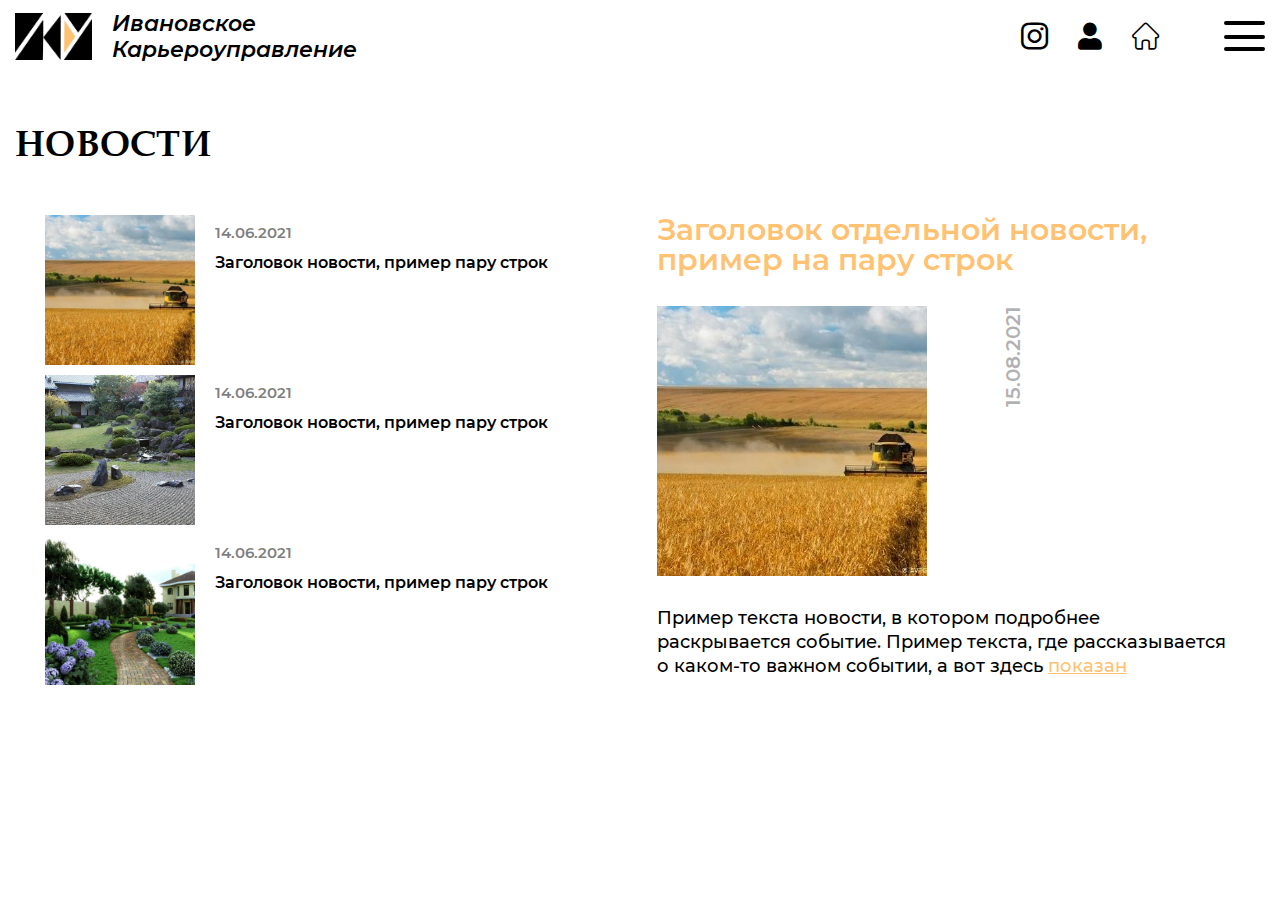
<file: news.html>
<!DOCTYPE html>
<html lang="ru">
<head>
	<title>Новости</title>
	<meta charset="UTF-8">
	<meta name="format-detection" content="telephone=no">
	<link rel="stylesheet" href="css/news.min.css">
	<link rel="shortcut icon" href="favicon.ico">
	<!-- <meta name="robots" content="noindex, nofollow"> -->
	<!-- <meta name="viewport" content="width=device-width, initial-scale=1.0, maximum-scale=1.0, user-scalable=0"> -->
	<meta name="viewport" content="width=device-width, initial-scale=1.0">
</head>

<body>
	<div class="wrapper">
		<header class="header _lp">
	<div class="header__content">
		<div class="header__row">
			<a data-logo href="index.html" class="header__logo">
				<picture>
					<source class="header__logo_white" data-src="img/logo_white.webp">
					<img class="header__logo_white" src="img/logo_white.png" alt="">
				</picture>
				<picture>
					<source class="header__logo_dark" data-src="img/logo_dark.webp">
					<img class="header__logo_dark" src="img/logo_dark.png" alt="">
				</picture>
				<p>Ивановское <br>
					Карьероуправление</p>
			</a>
			<div class="header__menu-mini menu-mini">
				<nav class="menu-mini__body">
					<ul class="menu-mini__list">
						<li><a href="products.html" class="menu-mini__link">Продукция</a></li>
						<li><a href="calculator.html" class="menu-mini__link">Калькулятор</a></li>
						<li>
							<a href="#contacts__title" class="menu-mini__link _goto-block">Контакты</a>
							<ul class="menu-mini__contact-list">
								<li>
									<a href="tel:74932588299" class="menu-mini__contact-link _icon-phone">+7 (4932) 588 - 299
										(доб. 101)</a>
									<a href="tel:74932588299" class="menu-mini__contact-link _icon-phone">+7 (4932) 588 - 299
										(доб. 101)</a>
									<a href="tel:74932588299" class="menu-mini__contact-link _icon-phone">+7 (4932) 588 - 299
										(доб. 101)</a>
								</li>
								<li><a href="mailto:tzk2012@bk.ru" class="menu-mini__contact-link _icon-mail">tzk2012@bk.ru</a>
								</li>
							</ul>
						</li>
					</ul>
				</nav>
			</div>
			<div class="header__contacts header__contacts_1">
				<a href="notfound.html" class="header__contacts-item _icon-inst"></a>
				<a href="#login" class="header__contacts-item _icon-user _popup-link"></a>
				<a href="index.html" class="header__contacts-item _icon-home"></a>
			</div>
			<div class="icon-menu">
				<span></span>
				<span></span>
				<span></span>
			</div>
			<div class="header__menu menu">
				<nav class="menu__body">
					<div class="header__contacts header__contacts_2">
						<a href="notfound.html" class="header__contacts-item _icon-inst"></a>
						<a href="cabinet.html" class="header__contacts-item _icon-user"></a>
						<a href="index.html" class="header__contacts-item _icon-home"></a>
					</div>
					<ul class="menu__list menu__list_1">
						<li><a href="products.html" class="menu__link">Продукция</a></li>
						<li><a href="calculator.html" class="menu__link">Калькулятор</a></li>
						<li><a href="#about" class="menu__link _goto-block">О компании</a></li>
						<li><a href="news.html" class="menu__link">Новости</a></li>
						<li><a href="sales.html" class="menu__link">Акции</a></li>
						<li><a href="gallery.html" class="menu__link">Галерея</a></li>
						<li><a href="complaint.html" class="menu__link">Книга жалоб и предложений</a></li>
						<li><a href="vacancy.html" class="menu__link">Вакансии</a></li>
						<li><a href="procedure.html" class="menu__link">Закупочные процедуры</a></li>
						<li><a href="assets.html" class="menu__link">Продажа активов</a></li>
						<li><a href="#contacts__title" class="menu__link _goto-block">Контакты</a></li>
					</ul>
					<ul class="menu__list menu__list_2">
						<li><a href="#callback" class="menu__link _popup-link">Обратный звонок</a></li>
						<li><a href="#message" class="menu__link _popup-link">Написать нам</a></li>
					</ul>
				</nav>
			</div>
		</div>
	</div>
</header>
		<main class="page">
			<section class="page__news news">
				<div class="news__container _container">
					<div class="news__shell">
						<div class="news__title _titleAn">Новости</div>
						<div class="news__row _tabs">
							<nav class="news__mini mini-news">
								<div class="mini-news__item _tabs-item _active">
									<div data-src="img/area/area_1.jpg" class="mini-news__img _ibg _lazy-load">
										<img src="img/1x1.png" alt="">
									</div>
									<div class="mini-news__body">
										<div class="mini-news__date">14.06.2021</div>
										<div class="mini-news__text">Заголовок новости, пример пару строк</div>
									</div>
								</div>
								<div class="mini-news__item _tabs-item">
									<div data-src="img/area/area_2.jpg" class="mini-news__img _ibg _lazy-load">
										<img src="img/1x1.png" alt="">
									</div>
									<div class="mini-news__body">
										<div class="mini-news__date">14.06.2021</div>
										<div class="mini-news__text">Заголовок новости, пример пару строк</div>
									</div>
								</div>
								<div class="mini-news__item _tabs-item">
									<div data-src="img/area/area_3.jpg" class="mini-news__img _ibg _lazy-load">
										<img src="img/1x1.png" alt="">
									</div>
									<div class="mini-news__body">
										<div class="mini-news__date">14.06.2021</div>
										<div class="mini-news__text">Заголовок новости, пример пару строк</div>
									</div>
								</div>
								<div class="mini-news__item _tabs-item">
									<div data-src="img/area/area_4.jpg" class="mini-news__img _ibg _lazy-load">
										<img src="img/1x1.png" alt="">
									</div>
									<div class="mini-news__body">
										<div class="mini-news__date">14.06.2021</div>
										<div class="mini-news__text">Заголовок новости, пример пару строк</div>
									</div>
								</div>
								<div class="mini-news__item _tabs-item">
									<div data-src="img/area/area_5.jpg" class="mini-news__img _ibg _lazy-load">
										<img src="img/1x1.png" alt="">
									</div>
									<div class="mini-news__body">
										<div class="mini-news__date">14.06.2021</div>
										<div class="mini-news__text">Заголовок новости, пример пару строк</div>
									</div>
								</div>
								<div class="mini-news__item _tabs-item">
									<div data-src="img/area/area_1.jpg" class="mini-news__img _ibg _lazy-load">
										<img src="img/1x1.png" alt="">
									</div>
									<div class="mini-news__body">
										<div class="mini-news__date">14.06.2021</div>
										<div class="mini-news__text">Заголовок новости, пример пару строк</div>
									</div>
								</div>
							</nav>
							<div class="news__main main-news">
								<div class="main-news__item _tabs-block _active">
									<div class="main-news__title">Заголовок отдельной новости, пример на пару строк</div>
									<div class="main-news__up">
										<div data-src="img/area/area_1.jpg" class="main-news__img _ibg _lazy-load">
											<img src="img/1x1.png" alt="">
										</div>
										<div class="main-news__date"><span>15.08.2021</span></div>
									</div>
									<div class="main-news__down">
										<div class="main-news__text">
											Пример текста новости, в котором подробнее раскрывается событие. Пример текста, где
											рассказывается о каком-то важном событии, а вот здесь <a href="">показан примерссылки
											</a>, как выглядит в тексте.
										</div>
										<div class="main-news__subtitle">Пример подзаголовка</div>
										<div class="main-news__text">
											Следующий массив текста о важном событии,пример, образец, более подробное описание и
											так
											далее и тому подобное, если текста много, то листаем вниз/вверх ползунок.
										</div>
									</div>
								</div>
								<div class="main-news__item _tabs-block">
									<div class="main-news__title">Заголовок отдельной новости, пример на пару строк</div>
									<div class="main-news__up">
										<div data-src="img/area/area_2.jpg" class="main-news__img _ibg _lazy-load">
											<img src="img/1x1.png" alt="">
										</div>
										<div class="main-news__date"><span>16.08.2021</span></div>
									</div>
									<div class="main-news__down">
										<div class="main-news__text">
											Пример текста новости, в котором подробнее раскрывается событие. Пример текста, где
											рассказывается о каком-то важном событии, а вот здесь <a href="">показан примерссылки
											</a>, как выглядит в тексте.
										</div>
										<div class="main-news__subtitle">Пример подзаголовка</div>
										<div class="main-news__text">
											Следующий массив текста о важном событии,пример, образец, более подробное описание и
											так
											далее и тому подобное, если текста много, то листаем вниз/вверх ползунок.
										</div>
									</div>
								</div>
								<div class="main-news__item _tabs-block">
									<div class="main-news__title">Заголовок отдельной новости, пример на пару строк</div>
									<div class="main-news__up">
										<div data-src="img/area/area_3.jpg" class="main-news__img _ibg _lazy-load">
											<img src="img/1x1.png" alt="">
										</div>
										<div class="main-news__date"><span>17.08.2021</span></div>
									</div>
									<div class="main-news__down">
										<div class="main-news__text">
											Пример текста новости, в котором подробнее раскрывается событие. Пример текста, где
											рассказывается о каком-то важном событии, а вот здесь <a href="">показан примерссылки
											</a>, как выглядит в тексте.
										</div>
										<div class="main-news__subtitle">Пример подзаголовка</div>
										<div class="main-news__text">
											Следующий массив текста о важном событии,пример, образец, более подробное описание и
											так
											далее и тому подобное, если текста много, то листаем вниз/вверх ползунок.
										</div>
									</div>
								</div>
								<div class="main-news__item _tabs-block">
									<div class="main-news__title">Заголовок отдельной новости, пример на пару строк</div>
									<div class="main-news__up">
										<div data-src="img/area/area_4.jpg" class="main-news__img _ibg _lazy-load">
											<img src="img/1x1.png" alt="">
										</div>
										<div class="main-news__date"><span>18.08.2021</span></div>
									</div>
									<div class="main-news__down">
										<div class="main-news__text">
											Пример текста новости, в котором подробнее раскрывается событие. Пример текста, где
											рассказывается о каком-то важном событии, а вот здесь <a href="">показан примерссылки
											</a>, как выглядит в тексте.
										</div>
										<div class="main-news__subtitle">Пример подзаголовка</div>
										<div class="main-news__text">
											Следующий массив текста о важном событии,пример, образец, более подробное описание и
											так
											далее и тому подобное, если текста много, то листаем вниз/вверх ползунок.
										</div>
									</div>
								</div>
								<div class="main-news__item _tabs-block">
									<div class="main-news__title">Заголовок отдельной новости, пример на пару строк</div>
									<div class="main-news__up">
										<div data-src="img/area/area_5.jpg" class="main-news__img _ibg _lazy-load">
											<img src="img/1x1.png" alt="">
										</div>
										<div class="main-news__date"><span>17.08.2021</span></div>
									</div>
									<div class="main-news__down">
										<div class="main-news__text">
											Пример текста новости, в котором подробнее раскрывается событие. Пример текста, где
											рассказывается о каком-то важном событии, а вот здесь <a href="">показан примерссылки
											</a>, как выглядит в тексте.
										</div>
										<div class="main-news__subtitle">Пример подзаголовка</div>
										<div class="main-news__text">
											Следующий массив текста о важном событии,пример, образец, более подробное описание и
											так
											далее и тому подобное, если текста много, то листаем вниз/вверх ползунок.
										</div>
									</div>
								</div>
								<div class="main-news__item _tabs-block">
									<div class="main-news__title">Заголовок отдельной новости, пример на пару строк</div>
									<div class="main-news__up">
										<div data-src="img/area/area_1.jpg" class="main-news__img _ibg _lazy-load">
											<img src="img/1x1.png" alt="">
										</div>
										<div class="main-news__date"><span>18.08.2021</span></div>
									</div>
									<div class="main-news__down">
										<div class="main-news__text">
											Пример текста новости, в котором подробнее раскрывается событие. Пример текста, где
											рассказывается о каком-то важном событии, а вот здесь <a href="">показан примерссылки
											</a>, как выглядит в тексте.
										</div>
										<div class="main-news__subtitle">Пример подзаголовка</div>
										<div class="main-news__text">
											Следующий массив текста о важном событии,пример, образец, более подробное описание и
											так
											далее и тому подобное, если текста много, то листаем вниз/вверх ползунок.
										</div>
									</div>
								</div>
							</div>
						</div>
					</div>
				</div>
			</section>
		</main>
	</div>
	<div class="popup popup_callback">
	<div class="popup__content">
		<div class="popup__body">
			<div class="popup__close">✖</div>
			<form data-message="thanks" data-test action="#" class="callback form">
				<div class="form__title callback__title">Заказать звонок</div>
				<div class="form__line">
					<input autocomplete="off" type="text" name="form[]" data-error="*Проверьте правильность введенных данных"
						data-value="ФИО*" class="callback__input input _req">
				</div>
				<div class="form__line">
					<input autocomplete="off" type="text" name="form[]" data-error="*Проверьте правильность введенных данных"
						data-value="Телефон*" class="callback__input input _req _phone">
				</div>
				<div class="form__line">
					<textarea autocomplete="off" name="form[]" data-value="Сообщение"
						data-error="*Проверьте правильность введенных данных"
						class="callback__textarea input _req"></textarea>
				</div>
				<div class="form__line">
					<label class="callback__checkbox checkbox">
						<input data-error="" class="checkbox__input politics" type="checkbox" value="1" name="form[]">
						<span class="checkbox__text">
							<span>
								Согласен на обработку персональных данных в соответствии с <a href="">Политикой
									конфиденциальности</a>
								и <a href="">Пользовательским соглашением</a>
							</span>
						</span>
					</label>
				</div>
				<div class="form__line form__btn">
					<button disabled type="submit" class="callback__btn btn">Отправить</button>
				</div>
			</form>
		</div>
	</div>
</div>
<div class="popup popup_message">
	<div class="popup__content">
		<div class="popup__body">
			<div class="popup__close">✖</div>
			<form data-test data-message="thanks" action="#" class="message form">
				<div class="form__title message__title">Напишите нам</div>
				<div class="form__line">
					<input autocomplete="off" type="text" name="form[]" data-error="*Проверьте правильность введенных данных"
						data-value="ФИО*" class="message__input input _req">
				</div>
				<div class="form__line">
					<input autocomplete="off" type="text" name="form[]" placeholder=""
						data-error="*Проверьте правильность введенных данных" data-value="E-mail*"
						class="message__input input _req _email">
				</div>
				<div class="form__line">
					<textarea autocomplete="off" name="form[]" data-value="Сообщение"
						data-error="*Проверьте правильность введенных данных" class="message__textarea input _req"></textarea>
				</div>
				<div class="form__line">
					<label class="message__checkbox checkbox">
						<input data-error="" class="checkbox__input politics" type="checkbox" value="1" name="form[]">
						<span class="checkbox__text">
							<span>
								Согласен на обработку персональных данных в соответствии с <a href="">Политикой
									конфиденциальности</a>
								и <a href="">Пользовательским соглашением</a>
							</span>
						</span>
					</label>
				</div>
				<div class="form__line form__btn">
					<button disabled type="submit" class="message__btn btn">Отправить</button>
				</div>
			</form>
		</div>
	</div>
</div>
<div class="popup popup_login">
	<div class="popup__content">
		<div class="popup__body">
			<div class="popup__close">✖</div>
			<form action="#" class="login form">
				<div class="form__title login__title">Личный кабинет</div>
				<div class="form__line">
					<input autocomplete="off" type="text" name="form[]" data-error="*Проверьте правильность введенных данных"
						data-value="E-mail (login)" class="login__input input _req _email">
				</div>
				<div class="form__line">
					<input autocomplete="off" type="password" name="form[]" placeholder="Пароль"
						data-error="*Проверьте правильность введенных данных" data-value="" class="login__input input _req">
				</div>
				<div class="form__line form__btn">
					<button type="submit" class="login__btn-1 btn">Войти</button>
				</div>
				<div class="form__line">
					<a href="" class="login__forget">Забыли пароль?</a>
				</div>
				<div class="form__gray">
					<a href="#registration" class="_popup-link">Ещё не зарегистрировались?</a>
				</div>
				<div class="form__line form__btn">
					<button type="submit" class="login__btn-2 btn btn_white">Вход для сотрудников</button>
				</div>
			</form>
		</div>
	</div>
</div>
<div class="popup popup_registration">
	<div class="popup__content">
		<div class="popup__body">
			<div class="popup__close">✖</div>
			<form action="#" class="registration form">
				<div class="form__title registration__title">Регистрация</div>
				<div class="form__line">
					<input autocomplete="off" type="text" name="form[]" data-error="*Проверьте правильность введенных данных"
						data-value="E-mail (login)*" class="registration__input input _req _email">
				</div>
				<div class="form__line">
					<input autocomplete="off" type="text" name="form[]" data-error="*Проверьте правильность введенных данных"
						data-value="ФИО*" class="registration__input input _req">
				</div>
				<div class="form__line">
					<input autocomplete="off" type="text" name="form[]" data-error="*Проверьте правильность введенных данных"
						data-value="Телефон*" class="registration__input input _req _phone">
				</div>
				<div class="form__line">
					<input autocomplete="off" type="password" placeholder="Придумайте пароль*" name="form[]"
						data-error="*Проверьте правильность введенных данных" data-value=""
						class="registration__input input _req">
				</div>
				<div class="form__line">
					<input autocomplete="off" type="password" name="form[]" placeholder="Повторите пароль*"
						data-error="*Проверьте правильность введенных данных" data-value=""
						class="registration__input input _req">
				</div>
				<div class="form__line">
					<label class="registration__checkbox checkbox">
						<input data-error="" class="checkbox__input" type="checkbox" value="1" name="form[]">
						<span class="checkbox__text">
							<span>Я представляю организацию</span>
						</span>
					</label>
				</div>
				<div class="form__line">
					<input autocomplete="off" type="text" name="form[]" data-error="" data-value="Название организации*"
						class="registration__input input">
				</div>
				<div class="form__line">
					<label class="registration__checkbox checkbox">
						<input data-error="" class="checkbox__input politics" type="checkbox" value="1" name="form[]">
						<span class="checkbox__text">
							<span>
								Согласен на обработку персональных данных в соответствии с <a href="">Политикой
									конфиденциальности</a>
								и <a href="">Пользовательским соглашением</a>
							</span>
						</span>
					</label>
				</div>
				<div class="form__line form__btn">
					<button disabled type="submit" class="registration__btn-1 btn">Зарегистрироваться</button>
				</div>
				<div class="form__gray">
					<span>Уже зарегистрировались?</span>
					<a href="#login" class="_popup-link">Войти</a>
				</div>
				<div class="form__line form__btn">
					<button type="submit" class="registration__btn-2 btn btn_white">Вход для сотрудников</button>
				</div>
			</form>
		</div>
	</div>
</div>
<div class="popup popup_thanks-message">
	<div class="popup__content">
		<div class="popup__body">
			<div class="popup__close">✖</div>
			<div class="form__title">Спасибо!</div>
			<div class="form__subtitle">Наш менеджер свяжется с Вами в ближайшее время.</div>
			<div class="form__line form__btn">
				<div class="thanks-btn btn _popup-close">Ок</div>
			</div>
		</div>
	</div>
</div>
	<!-- <script src="https://unpkg.com/swiper@6.8.4/swiper-bundle.min.js"></script> -->
<script src="js/main.min.js"></script>
</body>

</html>
</file>
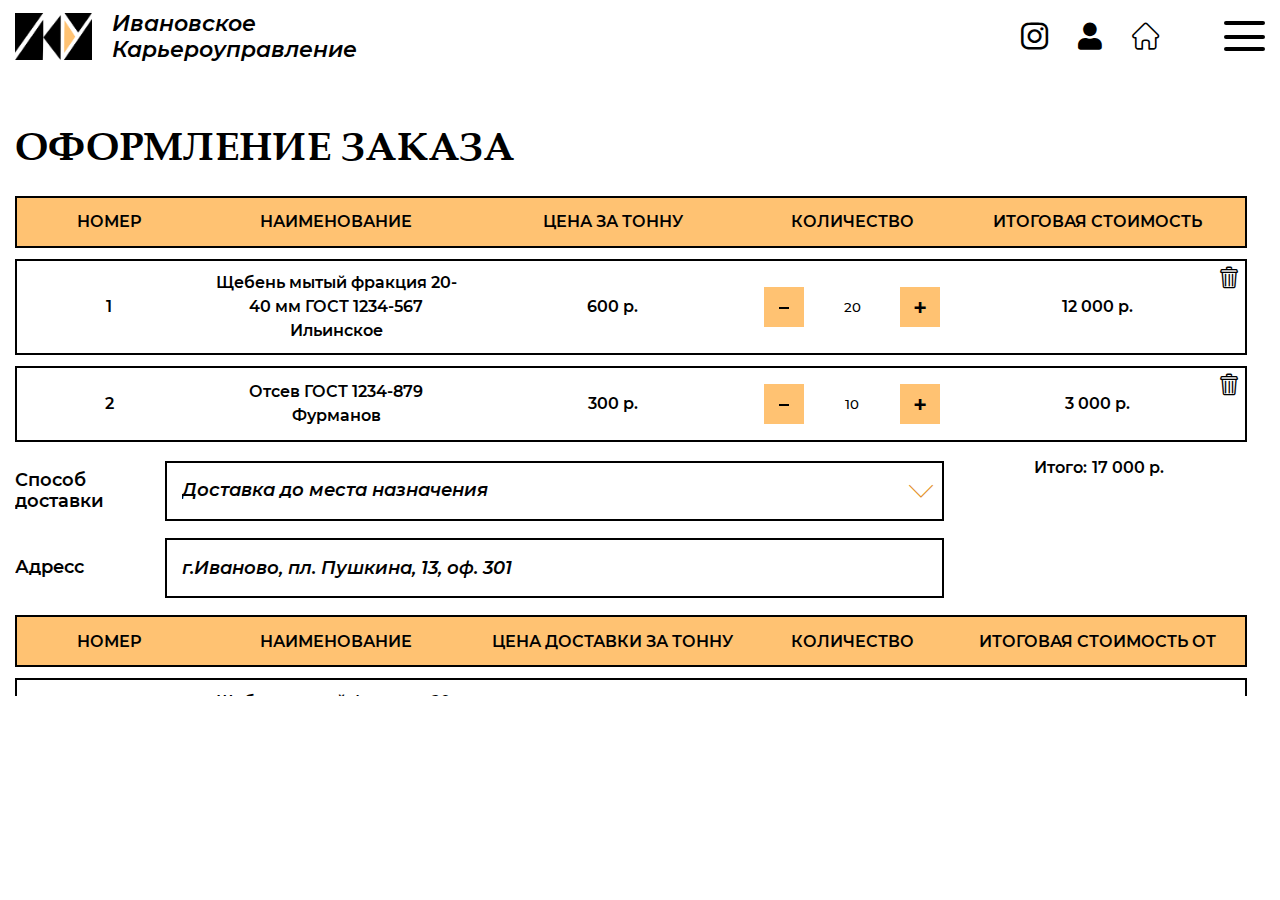
<file: order.html>
<!DOCTYPE html>
<html lang="ru">
<head>
	<title>Оформление заказа</title>
	<meta charset="UTF-8">
	<meta name="format-detection" content="telephone=no">
	<link rel="stylesheet" href="css/order.min.css">
	<link rel="shortcut icon" href="favicon.ico">
	<!-- <meta name="robots" content="noindex, nofollow"> -->
	<!-- <meta name="viewport" content="width=device-width, initial-scale=1.0, maximum-scale=1.0, user-scalable=0"> -->
	<meta name="viewport" content="width=device-width, initial-scale=1.0">
</head>

<body>
	<div class="wrapper">
		<header class="header _lp">
	<div class="header__content">
		<div class="header__row">
			<a data-logo href="index.html" class="header__logo">
				<picture>
					<source class="header__logo_white" data-src="img/logo_white.webp">
					<img class="header__logo_white" src="img/logo_white.png" alt="">
				</picture>
				<picture>
					<source class="header__logo_dark" data-src="img/logo_dark.webp">
					<img class="header__logo_dark" src="img/logo_dark.png" alt="">
				</picture>
				<p>Ивановское <br>
					Карьероуправление</p>
			</a>
			<div class="header__menu-mini menu-mini">
				<nav class="menu-mini__body">
					<ul class="menu-mini__list">
						<li><a href="products.html" class="menu-mini__link">Продукция</a></li>
						<li><a href="calculator.html" class="menu-mini__link">Калькулятор</a></li>
						<li>
							<a href="#contacts__title" class="menu-mini__link _goto-block">Контакты</a>
							<ul class="menu-mini__contact-list">
								<li>
									<a href="tel:74932588299" class="menu-mini__contact-link _icon-phone">+7 (4932) 588 - 299
										(доб. 101)</a>
									<a href="tel:74932588299" class="menu-mini__contact-link _icon-phone">+7 (4932) 588 - 299
										(доб. 101)</a>
									<a href="tel:74932588299" class="menu-mini__contact-link _icon-phone">+7 (4932) 588 - 299
										(доб. 101)</a>
								</li>
								<li><a href="mailto:tzk2012@bk.ru" class="menu-mini__contact-link _icon-mail">tzk2012@bk.ru</a>
								</li>
							</ul>
						</li>
					</ul>
				</nav>
			</div>
			<div class="header__contacts header__contacts_1">
				<a href="notfound.html" class="header__contacts-item _icon-inst"></a>
				<a href="#login" class="header__contacts-item _icon-user _popup-link"></a>
				<a href="index.html" class="header__contacts-item _icon-home"></a>
			</div>
			<div class="icon-menu">
				<span></span>
				<span></span>
				<span></span>
			</div>
			<div class="header__menu menu">
				<nav class="menu__body">
					<div class="header__contacts header__contacts_2">
						<a href="notfound.html" class="header__contacts-item _icon-inst"></a>
						<a href="cabinet.html" class="header__contacts-item _icon-user"></a>
						<a href="index.html" class="header__contacts-item _icon-home"></a>
					</div>
					<ul class="menu__list menu__list_1">
						<li><a href="products.html" class="menu__link">Продукция</a></li>
						<li><a href="calculator.html" class="menu__link">Калькулятор</a></li>
						<li><a href="#about" class="menu__link _goto-block">О компании</a></li>
						<li><a href="news.html" class="menu__link">Новости</a></li>
						<li><a href="sales.html" class="menu__link">Акции</a></li>
						<li><a href="gallery.html" class="menu__link">Галерея</a></li>
						<li><a href="complaint.html" class="menu__link">Книга жалоб и предложений</a></li>
						<li><a href="vacancy.html" class="menu__link">Вакансии</a></li>
						<li><a href="procedure.html" class="menu__link">Закупочные процедуры</a></li>
						<li><a href="assets.html" class="menu__link">Продажа активов</a></li>
						<li><a href="#contacts__title" class="menu__link _goto-block">Контакты</a></li>
					</ul>
					<ul class="menu__list menu__list_2">
						<li><a href="#callback" class="menu__link _popup-link">Обратный звонок</a></li>
						<li><a href="#message" class="menu__link _popup-link">Написать нам</a></li>
					</ul>
				</nav>
			</div>
		</div>
	</div>
</header>
		<main class="page order_url">
			<section class="page__order order">
				<div class="order__container container_url">
					<div class="order__title title_url">
						Оформление заказа
					</div>
					<div class="order__body">
						<form action="#" data-test data-message="thanks" class="form">
							<div class="order__body-table">
								<div class="order__table-top">
									<div class="order__table-top_item">
										Номер
									</div>
									<div class="order__table-top_item">
										Наименование
									</div>
									<div class="order__table-top_item">
										Цена за тонну
									</div>
									<div class="order__table-top_item">
										Количество
									</div>
									<div class="order__table-top_item">
										Итоговая стоимость
									</div>
								</div>
								<div class="order__table-body">
									<div class="order__table-item">
										<div class="order__table-item_part">
											<span>№</span>1
										</div>
										<div class="order__table-item_part">
											Щебень мытый фракция 20-40 мм ГОСТ 1234-567 Ильинское
										</div>
										<div class="order__table-item_part">
											<span>За тонну:</span> 600 р.
										</div>
										<div class="order__table-item_part">
											<div class="quantity">
												<div class="quantity__button quantity__button_minus">
												</div>
												<input readonly type="text" class="quantity__input" step="1" min="0" value="20"
													title="Кол-во">
												<div class="quantity__button quantity__button_plus"></div>
											</div>
										</div>
										<div class="order__table-item_part">
											<span>Всего:</span> 12 000 р.
										</div>
										<a class="order__table-item_part deleted" href="#">
											<div class="_icon-delete"></div>
										</a>
									</div>
									<div class="order__table-item">
										<div class="order__table-item_part">
											<span>№ </span>2
										</div>
										<div class="order__table-item_part">
											Отсев ГОСТ 1234-879 Фурманов
										</div>
										<div class="order__table-item_part">
											<span>За тонну:</span> 300 р.
										</div>
										<div class="order__table-item_part">
											<div class="quantity">
												<div class="quantity__button quantity__button_minus">
												</div>
												<input readonly type="text" class="quantity__input" step="1" min="0" value="10"
													title="Кол-во">
												<div class="quantity__button quantity__button_plus"></div>
											</div>
										</div>
										<div class="order__table-item_part">
											<span>Всего:</span> 3 000 р.
										</div>
										<a class="order__table-item_part deleted" href="#">
											<div class="_icon-delete"></div>
										</a>
									</div>
								</div>

							</div>
							<div class="order__body-block">
								<div class="order__body-left">
									<div class="form__line">
										<div class="calculator__select-title">Способ доставки</div>
										<div class="options">
											<select name="form[]" class="form">
												<option value="1" selected="selected">Доставка до места назначения</option>
												<option value="2">Пункт №2</option>
												<option value="3">Пункт №3</option>
												<option value="4">Пункт №4</option>
											</select>
										</div>
									</div>
									<div class="form__line">
										<div class="calculator__select-title">Адресс</div>
										<input autocomplete="off" type="text" name="form[]"
											data-error="*Обязательное поле для заполнения"
											data-value="г.Иваново, пл. Пушкина, 13, оф. 301" class="input _req">
									</div>
								</div>
								<div class="order__body-right">
									<span>Итого:</span>17 000 р.
								</div>
							</div>
							<div class="order__body-table">
								<div class="order__table-top">
									<div class="order__table-top_item">
										Номер
									</div>
									<div class="order__table-top_item">
										Наименование
									</div>
									<div class="order__table-top_item">
										Цена доставки за тонну
									</div>
									<div class="order__table-top_item">
										Количество
									</div>
									<div class="order__table-top_item">
										Итоговая стоимость от
									</div>
								</div>
								<div class="order__table-body">
									<div class="order__table-item">
										<div class="order__table-item_part">
											<span>№</span>1
										</div>
										<div class="order__table-item_part">
											Щебень мытый фракция 20-40 мм ГОСТ 1234-567 Ильинское
										</div>
										<div class="order__table-item_part">
											<span>За тонну:</span> 1 200 р.
										</div>
										<div class="order__table-item_part">
											20
										</div>
										<div class="order__table-item_part">
											<span>Всего:</span> 24 000 р.
										</div>
									</div>
									<div class="order__table-item">
										<div class="order__table-item_part">
											<span>№ </span>2
										</div>
										<div class="order__table-item_part">
											Отсев ГОСТ 1234-879 Фурманов
										</div>
										<div class="order__table-item_part">
											<span>За тонну:</span> 400 р.
										</div>
										<div class="order__table-item_part">
											10
										</div>
										<div class="order__table-item_part">
											<span>Всего:</span> 4 000 р.
										</div>
									</div>
									<div class="order__table-item">
										<div class="order__table-item_part">
											<span>№ </span>2
										</div>
										<div class="order__table-item_part">
											Отсев ГОСТ 1234-879 Фурманов
										</div>
										<div class="order__table-item_part">
											<span>За тонну:</span> 400 р.
										</div>
										<div class="order__table-item_part">
											10
										</div>
										<div class="order__table-item_part">
											<span>Всего:</span> 4 000 р.
										</div>
									</div>
									<div class="order__table-item">
										<div class="order__table-item_part">
											<span>№ </span>2
										</div>
										<div class="order__table-item_part">
											Отсев ГОСТ 1234-879 Фурманов
										</div>
										<div class="order__table-item_part">
											<span>За тонну:</span> 400 р.
										</div>
										<div class="order__table-item_part">
											10
										</div>
										<div class="order__table-item_part">
											<span>Всего:</span> 4 000 р.
										</div>
									</div>
									<div class="order__table-item">
										<div class="order__table-item_part">
											<span>№ </span>2
										</div>
										<div class="order__table-item_part">
											Отсев ГОСТ 1234-879 Фурманов
										</div>
										<div class="order__table-item_part">
											<span>За тонну:</span> 400 р.
										</div>
										<div class="order__table-item_part">
											10
										</div>
										<div class="order__table-item_part">
											<span>Всего:</span> 4 000 р.
										</div>
									</div>
									<div class="order__table-item">
										<div class="order__table-item_part">
											<span>№ </span>2
										</div>
										<div class="order__table-item_part">
											Отсев ГОСТ 1234-879 Фурманов
										</div>
										<div class="order__table-item_part">
											<span>За тонну:</span> 400 р.
										</div>
										<div class="order__table-item_part">
											10
										</div>
										<div class="order__table-item_part">
											<span>Всего:</span> 4 000 р.
										</div>
									</div>
									<div class="order__table-item">
										<div class="order__table-item_part">
											<span>№ </span>2
										</div>
										<div class="order__table-item_part">
											Отсев ГОСТ 1234-879 Фурманов
										</div>
										<div class="order__table-item_part">
											<span>За тонну:</span> 400 р.
										</div>
										<div class="order__table-item_part">
											10
										</div>
										<div class="order__table-item_part">
											<span>Всего:</span> 4 000 р.
										</div>
									</div>
									<div class="order__table-item">
										<div class="order__table-item_part">
											<span>№ </span>2
										</div>
										<div class="order__table-item_part">
											Отсев ГОСТ 1234-879 Фурманов
										</div>
										<div class="order__table-item_part">
											<span>За тонну:</span> 400 р.
										</div>
										<div class="order__table-item_part">
											10
										</div>
										<div class="order__table-item_part">
											<span>Всего:</span> 4 000 р.
										</div>
									</div>
								</div>

							</div>
							<div class="order__body-final">
								<div class="order__final-left">
									<p><span>*</span>окончательную стоимость и условия необходимо уточнять у менеджеров
										по телефону <a href="tel:+74932373600">+7 (4932) 37 - 36 - 00</a></p>
								</div>
								<div class="order__final-right">
									<div class="final__right-top">
										<p><span>Доставка: </span>17 000 р.</p>
										<p><span>Итого по заказу: </span>45 000 р.</p>
									</div>
									<div class="final__right-bottom">
										<button type="submit" class="form__btn btn">Оформить заказ</button>
									</div>
								</div>
							</div>
						</form>
					</div>
				</div>
			</section>

		</main>
	</div>
	<div class="popup popup_callback">
	<div class="popup__content">
		<div class="popup__body">
			<div class="popup__close">✖</div>
			<form data-message="thanks" data-test action="#" class="callback form">
				<div class="form__title callback__title">Заказать звонок</div>
				<div class="form__line">
					<input autocomplete="off" type="text" name="form[]" data-error="*Проверьте правильность введенных данных"
						data-value="ФИО*" class="callback__input input _req">
				</div>
				<div class="form__line">
					<input autocomplete="off" type="text" name="form[]" data-error="*Проверьте правильность введенных данных"
						data-value="Телефон*" class="callback__input input _req _phone">
				</div>
				<div class="form__line">
					<textarea autocomplete="off" name="form[]" data-value="Сообщение"
						data-error="*Проверьте правильность введенных данных"
						class="callback__textarea input _req"></textarea>
				</div>
				<div class="form__line">
					<label class="callback__checkbox checkbox">
						<input data-error="" class="checkbox__input politics" type="checkbox" value="1" name="form[]">
						<span class="checkbox__text">
							<span>
								Согласен на обработку персональных данных в соответствии с <a href="">Политикой
									конфиденциальности</a>
								и <a href="">Пользовательским соглашением</a>
							</span>
						</span>
					</label>
				</div>
				<div class="form__line form__btn">
					<button disabled type="submit" class="callback__btn btn">Отправить</button>
				</div>
			</form>
		</div>
	</div>
</div>
<div class="popup popup_message">
	<div class="popup__content">
		<div class="popup__body">
			<div class="popup__close">✖</div>
			<form data-test data-message="thanks" action="#" class="message form">
				<div class="form__title message__title">Напишите нам</div>
				<div class="form__line">
					<input autocomplete="off" type="text" name="form[]" data-error="*Проверьте правильность введенных данных"
						data-value="ФИО*" class="message__input input _req">
				</div>
				<div class="form__line">
					<input autocomplete="off" type="text" name="form[]" placeholder=""
						data-error="*Проверьте правильность введенных данных" data-value="E-mail*"
						class="message__input input _req _email">
				</div>
				<div class="form__line">
					<textarea autocomplete="off" name="form[]" data-value="Сообщение"
						data-error="*Проверьте правильность введенных данных" class="message__textarea input _req"></textarea>
				</div>
				<div class="form__line">
					<label class="message__checkbox checkbox">
						<input data-error="" class="checkbox__input politics" type="checkbox" value="1" name="form[]">
						<span class="checkbox__text">
							<span>
								Согласен на обработку персональных данных в соответствии с <a href="">Политикой
									конфиденциальности</a>
								и <a href="">Пользовательским соглашением</a>
							</span>
						</span>
					</label>
				</div>
				<div class="form__line form__btn">
					<button disabled type="submit" class="message__btn btn">Отправить</button>
				</div>
			</form>
		</div>
	</div>
</div>
<div class="popup popup_login">
	<div class="popup__content">
		<div class="popup__body">
			<div class="popup__close">✖</div>
			<form action="#" class="login form">
				<div class="form__title login__title">Личный кабинет</div>
				<div class="form__line">
					<input autocomplete="off" type="text" name="form[]" data-error="*Проверьте правильность введенных данных"
						data-value="E-mail (login)" class="login__input input _req _email">
				</div>
				<div class="form__line">
					<input autocomplete="off" type="password" name="form[]" placeholder="Пароль"
						data-error="*Проверьте правильность введенных данных" data-value="" class="login__input input _req">
				</div>
				<div class="form__line form__btn">
					<button type="submit" class="login__btn-1 btn">Войти</button>
				</div>
				<div class="form__line">
					<a href="" class="login__forget">Забыли пароль?</a>
				</div>
				<div class="form__gray">
					<a href="#registration" class="_popup-link">Ещё не зарегистрировались?</a>
				</div>
				<div class="form__line form__btn">
					<button type="submit" class="login__btn-2 btn btn_white">Вход для сотрудников</button>
				</div>
			</form>
		</div>
	</div>
</div>
<div class="popup popup_registration">
	<div class="popup__content">
		<div class="popup__body">
			<div class="popup__close">✖</div>
			<form action="#" class="registration form">
				<div class="form__title registration__title">Регистрация</div>
				<div class="form__line">
					<input autocomplete="off" type="text" name="form[]" data-error="*Проверьте правильность введенных данных"
						data-value="E-mail (login)*" class="registration__input input _req _email">
				</div>
				<div class="form__line">
					<input autocomplete="off" type="text" name="form[]" data-error="*Проверьте правильность введенных данных"
						data-value="ФИО*" class="registration__input input _req">
				</div>
				<div class="form__line">
					<input autocomplete="off" type="text" name="form[]" data-error="*Проверьте правильность введенных данных"
						data-value="Телефон*" class="registration__input input _req _phone">
				</div>
				<div class="form__line">
					<input autocomplete="off" type="password" placeholder="Придумайте пароль*" name="form[]"
						data-error="*Проверьте правильность введенных данных" data-value=""
						class="registration__input input _req">
				</div>
				<div class="form__line">
					<input autocomplete="off" type="password" name="form[]" placeholder="Повторите пароль*"
						data-error="*Проверьте правильность введенных данных" data-value=""
						class="registration__input input _req">
				</div>
				<div class="form__line">
					<label class="registration__checkbox checkbox">
						<input data-error="" class="checkbox__input" type="checkbox" value="1" name="form[]">
						<span class="checkbox__text">
							<span>Я представляю организацию</span>
						</span>
					</label>
				</div>
				<div class="form__line">
					<input autocomplete="off" type="text" name="form[]" data-error="" data-value="Название организации*"
						class="registration__input input">
				</div>
				<div class="form__line">
					<label class="registration__checkbox checkbox">
						<input data-error="" class="checkbox__input politics" type="checkbox" value="1" name="form[]">
						<span class="checkbox__text">
							<span>
								Согласен на обработку персональных данных в соответствии с <a href="">Политикой
									конфиденциальности</a>
								и <a href="">Пользовательским соглашением</a>
							</span>
						</span>
					</label>
				</div>
				<div class="form__line form__btn">
					<button disabled type="submit" class="registration__btn-1 btn">Зарегистрироваться</button>
				</div>
				<div class="form__gray">
					<span>Уже зарегистрировались?</span>
					<a href="#login" class="_popup-link">Войти</a>
				</div>
				<div class="form__line form__btn">
					<button type="submit" class="registration__btn-2 btn btn_white">Вход для сотрудников</button>
				</div>
			</form>
		</div>
	</div>
</div>
<div class="popup popup_thanks-message">
	<div class="popup__content">
		<div class="popup__body">
			<div class="popup__close">✖</div>
			<div class="form__title">Спасибо!</div>
			<div class="form__subtitle">Наш менеджер свяжется с Вами в ближайшее время.</div>
			<div class="form__line form__btn">
				<div class="thanks-btn btn _popup-close">Ок</div>
			</div>
		</div>
	</div>
</div>
	<!-- <script src="https://unpkg.com/swiper@6.8.4/swiper-bundle.min.js"></script> -->
<script src="js/main.min.js"></script>
</body>

</html>
</file>
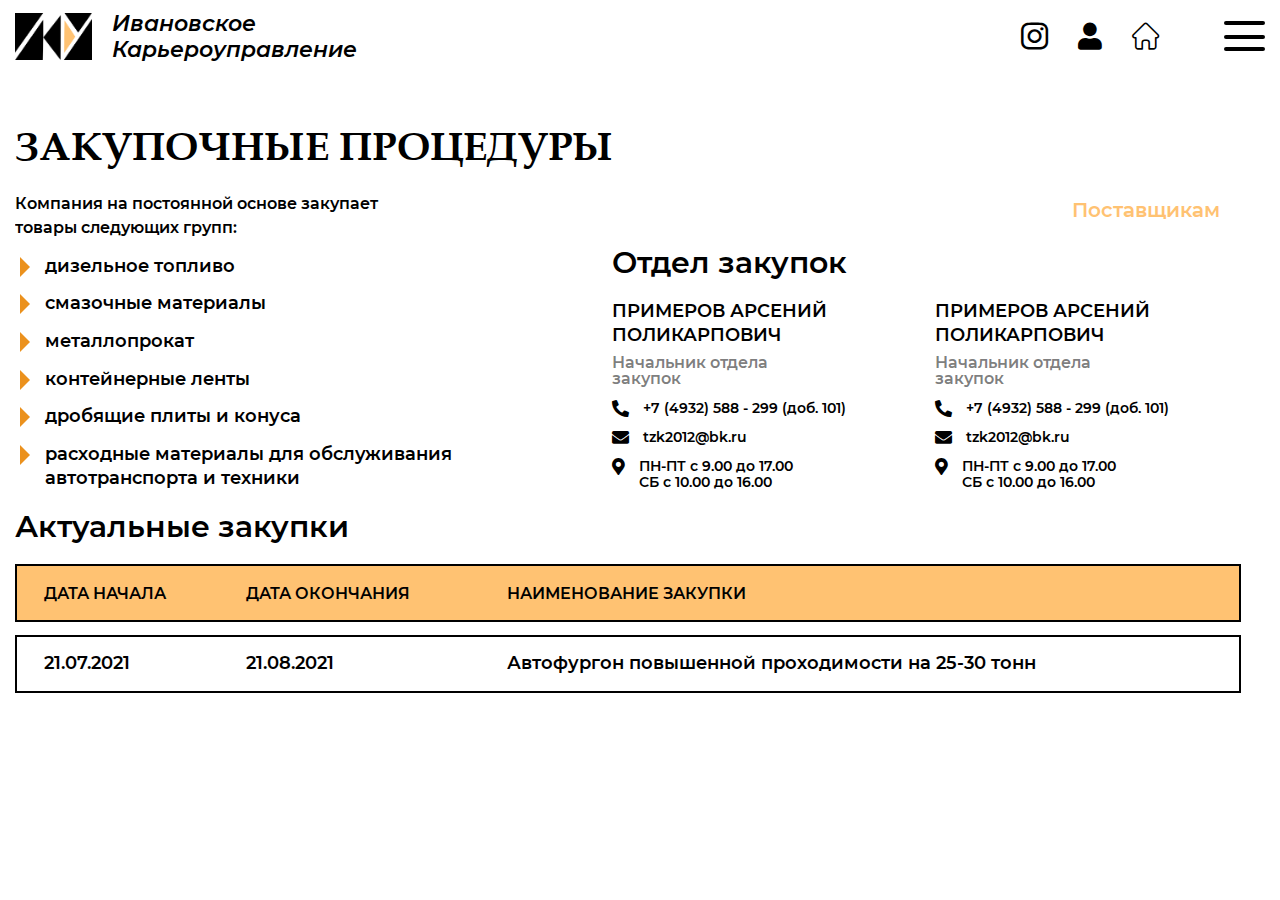
<file: procedure.html>
<!DOCTYPE html>
<html lang="ru">
<head>
	<title>Закупочные процедуры</title>
	<meta charset="UTF-8">
	<meta name="format-detection" content="telephone=no">
	<link rel="stylesheet" href="css/procedure.min.css">
	<link rel="shortcut icon" href="favicon.ico">
	<!-- <meta name="robots" content="noindex, nofollow"> -->
	<!-- <meta name="viewport" content="width=device-width, initial-scale=1.0, maximum-scale=1.0, user-scalable=0"> -->
	<meta name="viewport" content="width=device-width, initial-scale=1.0">
</head>

<body>
	<div class="wrapper">
		<header class="header _lp">
	<div class="header__content">
		<div class="header__row">
			<a data-logo href="index.html" class="header__logo">
				<picture>
					<source class="header__logo_white" data-src="img/logo_white.webp">
					<img class="header__logo_white" src="img/logo_white.png" alt="">
				</picture>
				<picture>
					<source class="header__logo_dark" data-src="img/logo_dark.webp">
					<img class="header__logo_dark" src="img/logo_dark.png" alt="">
				</picture>
				<p>Ивановское <br>
					Карьероуправление</p>
			</a>
			<div class="header__menu-mini menu-mini">
				<nav class="menu-mini__body">
					<ul class="menu-mini__list">
						<li><a href="products.html" class="menu-mini__link">Продукция</a></li>
						<li><a href="calculator.html" class="menu-mini__link">Калькулятор</a></li>
						<li>
							<a href="#contacts__title" class="menu-mini__link _goto-block">Контакты</a>
							<ul class="menu-mini__contact-list">
								<li>
									<a href="tel:74932588299" class="menu-mini__contact-link _icon-phone">+7 (4932) 588 - 299
										(доб. 101)</a>
									<a href="tel:74932588299" class="menu-mini__contact-link _icon-phone">+7 (4932) 588 - 299
										(доб. 101)</a>
									<a href="tel:74932588299" class="menu-mini__contact-link _icon-phone">+7 (4932) 588 - 299
										(доб. 101)</a>
								</li>
								<li><a href="mailto:tzk2012@bk.ru" class="menu-mini__contact-link _icon-mail">tzk2012@bk.ru</a>
								</li>
							</ul>
						</li>
					</ul>
				</nav>
			</div>
			<div class="header__contacts header__contacts_1">
				<a href="notfound.html" class="header__contacts-item _icon-inst"></a>
				<a href="#login" class="header__contacts-item _icon-user _popup-link"></a>
				<a href="index.html" class="header__contacts-item _icon-home"></a>
			</div>
			<div class="icon-menu">
				<span></span>
				<span></span>
				<span></span>
			</div>
			<div class="header__menu menu">
				<nav class="menu__body">
					<div class="header__contacts header__contacts_2">
						<a href="notfound.html" class="header__contacts-item _icon-inst"></a>
						<a href="cabinet.html" class="header__contacts-item _icon-user"></a>
						<a href="index.html" class="header__contacts-item _icon-home"></a>
					</div>
					<ul class="menu__list menu__list_1">
						<li><a href="products.html" class="menu__link">Продукция</a></li>
						<li><a href="calculator.html" class="menu__link">Калькулятор</a></li>
						<li><a href="#about" class="menu__link _goto-block">О компании</a></li>
						<li><a href="news.html" class="menu__link">Новости</a></li>
						<li><a href="sales.html" class="menu__link">Акции</a></li>
						<li><a href="gallery.html" class="menu__link">Галерея</a></li>
						<li><a href="complaint.html" class="menu__link">Книга жалоб и предложений</a></li>
						<li><a href="vacancy.html" class="menu__link">Вакансии</a></li>
						<li><a href="procedure.html" class="menu__link">Закупочные процедуры</a></li>
						<li><a href="assets.html" class="menu__link">Продажа активов</a></li>
						<li><a href="#contacts__title" class="menu__link _goto-block">Контакты</a></li>
					</ul>
					<ul class="menu__list menu__list_2">
						<li><a href="#callback" class="menu__link _popup-link">Обратный звонок</a></li>
						<li><a href="#message" class="menu__link _popup-link">Написать нам</a></li>
					</ul>
				</nav>
			</div>
		</div>
	</div>
</header>
		<main class="page procedure_url">
			<section class="page__procedure procedure">
				<div class="procedure__container container_url">
					<div class="procedure__title title_url">
						Закупочные процедуры
					</div>
					<div class="procedure__body">
						<div class="procedure__body-left">
							<div class="procedure__left-title">
								Компания на постоянной основе закупает товары следующих групп:
							</div>
							<div class="procedure__left-body">
								<div class="procedure__left-item">
									дизельное топливо
								</div>
								<div class="procedure__left-item">
									смазочные материалы
								</div>
								<div class="procedure__left-item">
									металлопрокат
								</div>
								<div class="procedure__left-item">
									контейнерные ленты
								</div>
								<div class="procedure__left-item">
									дробящие плиты и конуса
								</div>
								<div class="procedure__left-item">
									расходные материалы для обслуживания автотранспорта и техники
								</div>
							</div>
						</div>
						<div class="procedure__body-right">
							<div class="procedure__right-top">
								Поставщикам
							</div>
							<div class="procedure__right-top_title">
								Отдел закупок
							</div>
							<div class="procedure__right-body">
								<div class="procedure__right-left">
									<div class="procedure__right-name">
										ПРИМЕРОВ Арсений
										Поликарпович
									</div>
									<div class="procedure__right-level">
										Начальник отдела закупок
									</div>
									<div class="procedure__right-item _icon-phone">
										<a href="tel:+74932588299">+7 (4932) 588 - 299 (доб. 101)</a>
									</div>
									<div class="procedure__right-item _icon-mail">
										<a href="mailto:tzk2012@bk.ru">tzk2012@bk.ru</a>
									</div>
									<div class="procedure__right-item _icon-map">
										<div>
											<p>ПН-ПТ с 9.00 до 17.00</p>
											<p>СБ с 10.00 до 16.00</p>
										</div>
									</div>
								</div>
								<div class="procedure__right-right">
									<div class="procedure__right-name">
										ПРИМЕРОВ Арсений
										Поликарпович
									</div>
									<div class="procedure__right-level">
										Начальник отдела закупок
									</div>
									<div class="procedure__right-item _icon-phone">
										<a href="tel:+74932588299">+7 (4932) 588 - 299 (доб. 101)</a>
									</div>
									<div class="procedure__right-item _icon-mail">
										<a href="mailto:tzk2012@bk.ru">tzk2012@bk.ru</a>
									</div>
									<div class="procedure__right-item _icon-map">
										<div>
											<p>ПН-ПТ с 9.00 до 17.00</p>
											<p>СБ с 10.00 до 16.00</p>
										</div>
									</div>
								</div>
							</div>
						</div>
						<div class="procedure__block">
							<div class="procedure__block-title">
								Актуальные закупки
							</div>
							<div class="procedure__block-table">
								<div class="procedure__table-top">
									<div class="procedure__top-item">
										Дата начала
									</div>
									<div class="procedure__top-item">
										Дата окончания
									</div>
									<div class="procedure__top-item">
										Наименование закупки
									</div>
								</div>
								<div class="procedure__table-line">
									<div class="procedure__table-item">
										21.07.2021
									</div>
									<div class="procedure__table-item">
										21.08.2021
									</div>
									<div class="procedure__table-item">
										Автофургон повышенной проходимости на 25-30 тонн
									</div>
								</div>
								<div class="procedure__table-line">
									<div class="procedure__table-item">
										21.05.2021
									</div>
									<div class="procedure__table-item">
										21.06.2021
									</div>
									<div class="procedure__table-item">
										Кондиционеры в отдел продаж и центральное управление, 10 шт
									</div>
								</div>
								<div class="procedure__table-line">
									<div class="procedure__table-item">
										06.04.2021
									</div>
									<div class="procedure__table-item">
										14.05.2021
									</div>
									<div class="procedure__table-item">
										Запчасти на погрузчик модульный JBC, подьемный элемент
									</div>
								</div>
								<div class="procedure__table-line">
									<div class="procedure__table-item">
										21.07.2021
									</div>
									<div class="procedure__table-item">
										21.08.2021
									</div>
									<div class="procedure__table-item">
										Автофургон повышенной проходимости на 25-30 тонн
									</div>
								</div>
								<div class="procedure__table-line">
									<div class="procedure__table-item">
										21.05.2021
									</div>
									<div class="procedure__table-item">
										21.06.2021
									</div>
									<div class="procedure__table-item">
										Кондиционеры в отдел продаж и центральное управление, 10 шт
									</div>
								</div>
								<div class="procedure__table-line">
									<div class="procedure__table-item">
										21.05.2021
									</div>
									<div class="procedure__table-item">
										21.06.2021
									</div>
									<div class="procedure__table-item">
										Кондиционеры в отдел продаж и центральное управление, 10 шт
									</div>
								</div>
								<div class="procedure__table-line">
									<div class="procedure__table-item">
										21.05.2021
									</div>
									<div class="procedure__table-item">
										21.06.2021
									</div>
									<div class="procedure__table-item">
										Кондиционеры в отдел продаж и центральное управление, 10 шт
									</div>
								</div>
								<div class="procedure__table-line">
									<div class="procedure__table-item">
										06.04.2021
									</div>
									<div class="procedure__table-item">
										14.05.2021
									</div>
									<div class="procedure__table-item">
										Запчасти на погрузчик модульный JBC, подьемный элемент
									</div>
								</div>
							</div>
						</div>
					</div>
				</div>
			</section>

		</main>
	</div>
	<div class="popup popup_callback">
	<div class="popup__content">
		<div class="popup__body">
			<div class="popup__close">✖</div>
			<form data-message="thanks" data-test action="#" class="callback form">
				<div class="form__title callback__title">Заказать звонок</div>
				<div class="form__line">
					<input autocomplete="off" type="text" name="form[]" data-error="*Проверьте правильность введенных данных"
						data-value="ФИО*" class="callback__input input _req">
				</div>
				<div class="form__line">
					<input autocomplete="off" type="text" name="form[]" data-error="*Проверьте правильность введенных данных"
						data-value="Телефон*" class="callback__input input _req _phone">
				</div>
				<div class="form__line">
					<textarea autocomplete="off" name="form[]" data-value="Сообщение"
						data-error="*Проверьте правильность введенных данных"
						class="callback__textarea input _req"></textarea>
				</div>
				<div class="form__line">
					<label class="callback__checkbox checkbox">
						<input data-error="" class="checkbox__input politics" type="checkbox" value="1" name="form[]">
						<span class="checkbox__text">
							<span>
								Согласен на обработку персональных данных в соответствии с <a href="">Политикой
									конфиденциальности</a>
								и <a href="">Пользовательским соглашением</a>
							</span>
						</span>
					</label>
				</div>
				<div class="form__line form__btn">
					<button disabled type="submit" class="callback__btn btn">Отправить</button>
				</div>
			</form>
		</div>
	</div>
</div>
<div class="popup popup_message">
	<div class="popup__content">
		<div class="popup__body">
			<div class="popup__close">✖</div>
			<form data-test data-message="thanks" action="#" class="message form">
				<div class="form__title message__title">Напишите нам</div>
				<div class="form__line">
					<input autocomplete="off" type="text" name="form[]" data-error="*Проверьте правильность введенных данных"
						data-value="ФИО*" class="message__input input _req">
				</div>
				<div class="form__line">
					<input autocomplete="off" type="text" name="form[]" placeholder=""
						data-error="*Проверьте правильность введенных данных" data-value="E-mail*"
						class="message__input input _req _email">
				</div>
				<div class="form__line">
					<textarea autocomplete="off" name="form[]" data-value="Сообщение"
						data-error="*Проверьте правильность введенных данных" class="message__textarea input _req"></textarea>
				</div>
				<div class="form__line">
					<label class="message__checkbox checkbox">
						<input data-error="" class="checkbox__input politics" type="checkbox" value="1" name="form[]">
						<span class="checkbox__text">
							<span>
								Согласен на обработку персональных данных в соответствии с <a href="">Политикой
									конфиденциальности</a>
								и <a href="">Пользовательским соглашением</a>
							</span>
						</span>
					</label>
				</div>
				<div class="form__line form__btn">
					<button disabled type="submit" class="message__btn btn">Отправить</button>
				</div>
			</form>
		</div>
	</div>
</div>
<div class="popup popup_login">
	<div class="popup__content">
		<div class="popup__body">
			<div class="popup__close">✖</div>
			<form action="#" class="login form">
				<div class="form__title login__title">Личный кабинет</div>
				<div class="form__line">
					<input autocomplete="off" type="text" name="form[]" data-error="*Проверьте правильность введенных данных"
						data-value="E-mail (login)" class="login__input input _req _email">
				</div>
				<div class="form__line">
					<input autocomplete="off" type="password" name="form[]" placeholder="Пароль"
						data-error="*Проверьте правильность введенных данных" data-value="" class="login__input input _req">
				</div>
				<div class="form__line form__btn">
					<button type="submit" class="login__btn-1 btn">Войти</button>
				</div>
				<div class="form__line">
					<a href="" class="login__forget">Забыли пароль?</a>
				</div>
				<div class="form__gray">
					<a href="#registration" class="_popup-link">Ещё не зарегистрировались?</a>
				</div>
				<div class="form__line form__btn">
					<button type="submit" class="login__btn-2 btn btn_white">Вход для сотрудников</button>
				</div>
			</form>
		</div>
	</div>
</div>
<div class="popup popup_registration">
	<div class="popup__content">
		<div class="popup__body">
			<div class="popup__close">✖</div>
			<form action="#" class="registration form">
				<div class="form__title registration__title">Регистрация</div>
				<div class="form__line">
					<input autocomplete="off" type="text" name="form[]" data-error="*Проверьте правильность введенных данных"
						data-value="E-mail (login)*" class="registration__input input _req _email">
				</div>
				<div class="form__line">
					<input autocomplete="off" type="text" name="form[]" data-error="*Проверьте правильность введенных данных"
						data-value="ФИО*" class="registration__input input _req">
				</div>
				<div class="form__line">
					<input autocomplete="off" type="text" name="form[]" data-error="*Проверьте правильность введенных данных"
						data-value="Телефон*" class="registration__input input _req _phone">
				</div>
				<div class="form__line">
					<input autocomplete="off" type="password" placeholder="Придумайте пароль*" name="form[]"
						data-error="*Проверьте правильность введенных данных" data-value=""
						class="registration__input input _req">
				</div>
				<div class="form__line">
					<input autocomplete="off" type="password" name="form[]" placeholder="Повторите пароль*"
						data-error="*Проверьте правильность введенных данных" data-value=""
						class="registration__input input _req">
				</div>
				<div class="form__line">
					<label class="registration__checkbox checkbox">
						<input data-error="" class="checkbox__input" type="checkbox" value="1" name="form[]">
						<span class="checkbox__text">
							<span>Я представляю организацию</span>
						</span>
					</label>
				</div>
				<div class="form__line">
					<input autocomplete="off" type="text" name="form[]" data-error="" data-value="Название организации*"
						class="registration__input input">
				</div>
				<div class="form__line">
					<label class="registration__checkbox checkbox">
						<input data-error="" class="checkbox__input politics" type="checkbox" value="1" name="form[]">
						<span class="checkbox__text">
							<span>
								Согласен на обработку персональных данных в соответствии с <a href="">Политикой
									конфиденциальности</a>
								и <a href="">Пользовательским соглашением</a>
							</span>
						</span>
					</label>
				</div>
				<div class="form__line form__btn">
					<button disabled type="submit" class="registration__btn-1 btn">Зарегистрироваться</button>
				</div>
				<div class="form__gray">
					<span>Уже зарегистрировались?</span>
					<a href="#login" class="_popup-link">Войти</a>
				</div>
				<div class="form__line form__btn">
					<button type="submit" class="registration__btn-2 btn btn_white">Вход для сотрудников</button>
				</div>
			</form>
		</div>
	</div>
</div>
<div class="popup popup_thanks-message">
	<div class="popup__content">
		<div class="popup__body">
			<div class="popup__close">✖</div>
			<div class="form__title">Спасибо!</div>
			<div class="form__subtitle">Наш менеджер свяжется с Вами в ближайшее время.</div>
			<div class="form__line form__btn">
				<div class="thanks-btn btn _popup-close">Ок</div>
			</div>
		</div>
	</div>
</div>
	<!-- <script src="https://unpkg.com/swiper@6.8.4/swiper-bundle.min.js"></script> -->
<script src="js/main.min.js"></script>
</body>

</html>
</file>
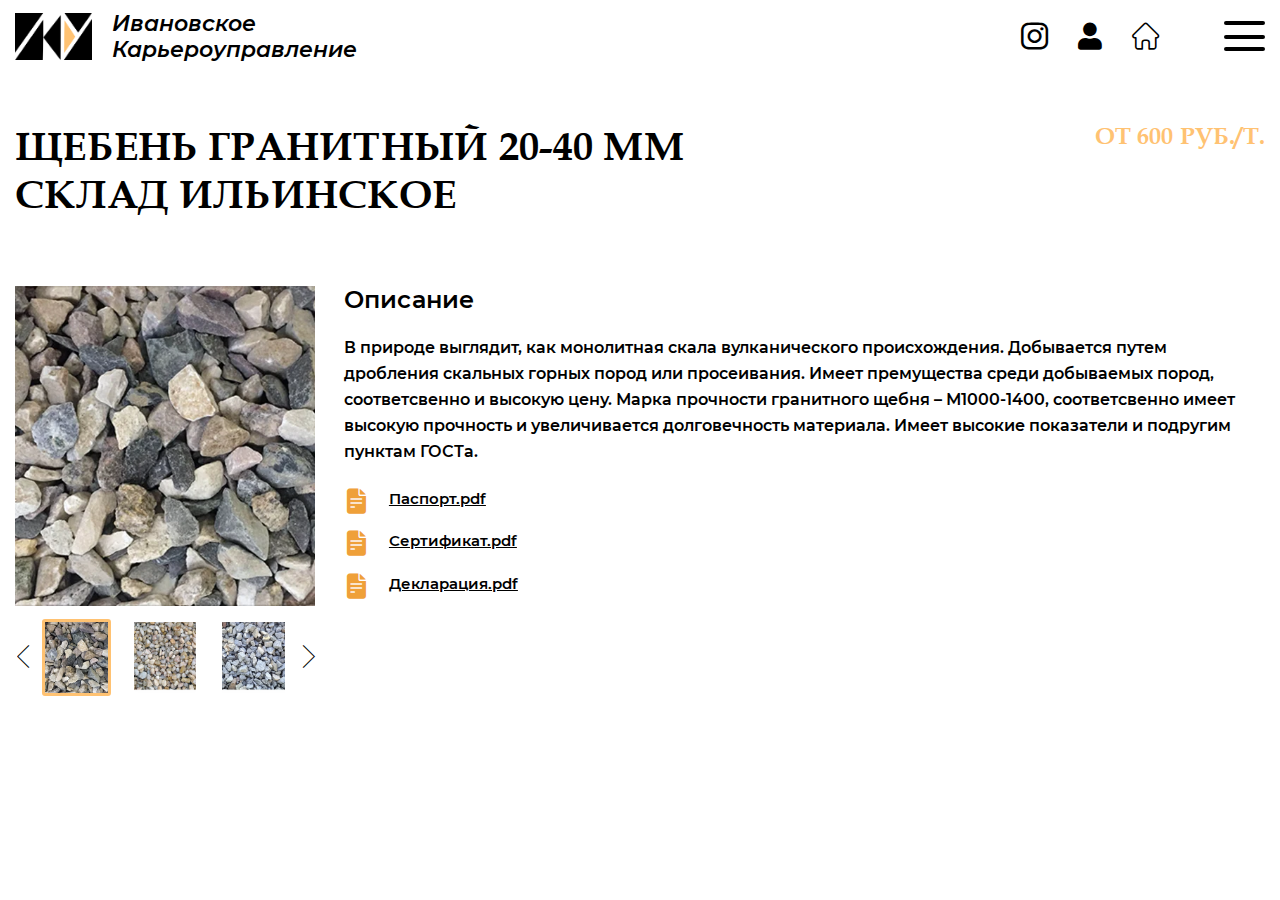
<file: product_page.html>
<!DOCTYPE html>
<html lang="ru">
<head>
	<title>ЩЕБЕНЬ ГРАНИТНЫЙ 20-40 ММ СКЛАД ИЛЬИНСКОЕ</title>
	<meta charset="UTF-8">
	<meta name="format-detection" content="telephone=no">
	<link rel="stylesheet" href="css/product_page.min.css">
	<link rel="shortcut icon" href="favicon.ico">
	<!-- <meta name="robots" content="noindex, nofollow"> -->
	<!-- <meta name="viewport" content="width=device-width, initial-scale=1.0, maximum-scale=1.0, user-scalable=0"> -->
	<meta name="viewport" content="width=device-width, initial-scale=1.0">
</head>

<body>
	<div class="wrapper">
		<header class="header _lp">
	<div class="header__content">
		<div class="header__row">
			<a data-logo href="index.html" class="header__logo">
				<picture>
					<source class="header__logo_white" data-src="img/logo_white.webp">
					<img class="header__logo_white" src="img/logo_white.png" alt="">
				</picture>
				<picture>
					<source class="header__logo_dark" data-src="img/logo_dark.webp">
					<img class="header__logo_dark" src="img/logo_dark.png" alt="">
				</picture>
				<p>Ивановское <br>
					Карьероуправление</p>
			</a>
			<div class="header__menu-mini menu-mini">
				<nav class="menu-mini__body">
					<ul class="menu-mini__list">
						<li><a href="products.html" class="menu-mini__link">Продукция</a></li>
						<li><a href="calculator.html" class="menu-mini__link">Калькулятор</a></li>
						<li>
							<a href="#contacts__title" class="menu-mini__link _goto-block">Контакты</a>
							<ul class="menu-mini__contact-list">
								<li>
									<a href="tel:74932588299" class="menu-mini__contact-link _icon-phone">+7 (4932) 588 - 299
										(доб. 101)</a>
									<a href="tel:74932588299" class="menu-mini__contact-link _icon-phone">+7 (4932) 588 - 299
										(доб. 101)</a>
									<a href="tel:74932588299" class="menu-mini__contact-link _icon-phone">+7 (4932) 588 - 299
										(доб. 101)</a>
								</li>
								<li><a href="mailto:tzk2012@bk.ru" class="menu-mini__contact-link _icon-mail">tzk2012@bk.ru</a>
								</li>
							</ul>
						</li>
					</ul>
				</nav>
			</div>
			<div class="header__contacts header__contacts_1">
				<a href="notfound.html" class="header__contacts-item _icon-inst"></a>
				<a href="#login" class="header__contacts-item _icon-user _popup-link"></a>
				<a href="index.html" class="header__contacts-item _icon-home"></a>
			</div>
			<div class="icon-menu">
				<span></span>
				<span></span>
				<span></span>
			</div>
			<div class="header__menu menu">
				<nav class="menu__body">
					<div class="header__contacts header__contacts_2">
						<a href="notfound.html" class="header__contacts-item _icon-inst"></a>
						<a href="cabinet.html" class="header__contacts-item _icon-user"></a>
						<a href="index.html" class="header__contacts-item _icon-home"></a>
					</div>
					<ul class="menu__list menu__list_1">
						<li><a href="products.html" class="menu__link">Продукция</a></li>
						<li><a href="calculator.html" class="menu__link">Калькулятор</a></li>
						<li><a href="#about" class="menu__link _goto-block">О компании</a></li>
						<li><a href="news.html" class="menu__link">Новости</a></li>
						<li><a href="sales.html" class="menu__link">Акции</a></li>
						<li><a href="gallery.html" class="menu__link">Галерея</a></li>
						<li><a href="complaint.html" class="menu__link">Книга жалоб и предложений</a></li>
						<li><a href="vacancy.html" class="menu__link">Вакансии</a></li>
						<li><a href="procedure.html" class="menu__link">Закупочные процедуры</a></li>
						<li><a href="assets.html" class="menu__link">Продажа активов</a></li>
						<li><a href="#contacts__title" class="menu__link _goto-block">Контакты</a></li>
					</ul>
					<ul class="menu__list menu__list_2">
						<li><a href="#callback" class="menu__link _popup-link">Обратный звонок</a></li>
						<li><a href="#message" class="menu__link _popup-link">Написать нам</a></li>
					</ul>
				</nav>
			</div>
		</div>
	</div>
</header>
		<main class="page products_url">
			<section class="page__products products">
				<div class="products__container container_url">
					<div class="product-page__title title_url">
						<h1>Щебень гранитный 20-40 мм склад ИЛЬИНСКОЕ</h1>
						<p>от 600 руб./т.</p>
					</div>
					<div class="product-page__body">
						<div class="product-page__top">
							<div class="product-page__left">
								<div class="slider-product__sliders">
									<div class="slider-product__main-slider _swiper product-main-slider">
										<div class="product-main-slider__slide">
											<div class="product-main-slider__img _ibg">
												<picture>
													<source class="swiper-lazy" data-srcset="img/product_page/product_page_1.webp"
														srcset="img/1x1.png">
													<img class="swiper-lazy" data-src="img/product_page/product_page_1.png"
														src="img/1x1.png" alt="">
												</picture>
											</div>
										</div>
										<div class="product-main-slider__slide">
											<div class="product-main-slider__img _ibg">
												<picture>
													<source class="swiper-lazy" data-srcset="img/product_page/basis_1.webp"
														srcset="img/1x1.png">
													<img class="swiper-lazy" data-src="img/product_page/basis_1.png"
														src="img/1x1.png" alt="">
												</picture>
											</div>
										</div>
										<div class="product-main-slider__slide">
											<div class="product-main-slider__img _ibg">
												<picture>
													<source class="swiper-lazy" data-srcset="img/product_page/product_page_1.webp"
														srcset="img/1x1.png">
													<img class="swiper-lazy" data-src="img/product_page/product_page_1.png"
														src="img/1x1.png" alt="">
												</picture>
											</div>
										</div>
									</div>
									<div class="arrows-slider__left _icon-p-right">
									</div>
									<div class="slider-product__mini-slider _swiper product-mini-slider">
										<div class="product-mini-slider__slide">
											<div class="product-mini-slider__img _ibg">
												<picture>
													<source class="swiper-lazy" data-srcset="img/product_page/product_page_1.webp"
														srcset="img/1x1.png">
													<img class="swiper-lazy" data-src="img/product_page/product_page_1.png"
														src="img/1x1.png" alt="">
												</picture>
											</div>
										</div>
										<div class="product-mini-slider__slide">
											<div class="product-mini-slider__img _ibg">
												<picture>
													<source class="swiper-lazy" data-srcset="img/product_page/basis_1.webp"
														srcset="img/1x1.png">
													<img class="swiper-lazy" data-src="img/product_page/basis_1.png"
														src="img/1x1.png" alt="">
												</picture>
											</div>
										</div>
										<div class="product-mini-slider__slide">
											<div class="product-mini-slider__img _ibg">
												<picture>
													<source class="swiper-lazy" data-srcset="img/product_page/basis_2.webp"
														srcset="img/1x1.png">
													<img class="swiper-lazy" data-src="img/product_page/basis_2.png"
														src="img/1x1.png" alt="">
												</picture>
											</div>
										</div>
									</div>
									<div class="arrows-slider__right _icon-p-right">

									</div>
								</div>
							</div>
							<div class="product-page__right">
								<div class="product-page__right-title">
									Описание
								</div>
								<div class="product-page__right-text">
									В природе выглядит, как монолитная скала вулканического происхождения. Добывается путем
									дробления скальных горных пород или просеивания. Имеет премущества среди добываемых пород,
									соответсвенно и высокую цену.
									Марка прочности гранитного щебня – М1000-1400,
									соответсвенно имеет высокую прочность и увеличивается долговечность материала. Имеет высокие
									показатели и подругим пунктам ГОСТа.
								</div>
								<div class="product-page__right-documents">
									<a href="#" class="_icon-file" download><span>Паспорт.pdf</span></a>
									<a href="#" class="_icon-file" download><span>Сертификат.pdf</span></a>
									<a href="#" class="_icon-file" download><span>Декларация.pdf</span></a>
								</div>
							</div>
						</div>
						<div class="product-page__calculate">
							<div class="calculator__title product__another-title">
								Калькулятор стоимости
							</div>
							<div class="calculator__row">
								<div class="calculator__left">
									<form action="#" data-test data-message="thanks" class="calculator__form form">
										<div class="form__line">
											<div class="calculator__select-title">Группа продукции</div>
											<div class="options">
												<select name="form[]" class="form">
													<option value="1" selected="selected">Щебень</option>
													<option value="2">Пункт №2</option>
													<option value="3">Пункт №3</option>
													<option value="4">Пункт №4</option>
												</select>
											</div>
										</div>
										<div class="form__line">
											<div class="calculator__select-title">Товар</div>
											<div class="options">
												<select name="form[]" class="form">
													<option value="1" selected="selected">Мытый, фракция 5-10 мм</option>
													<option value="2">Пункт №2</option>
													<option value="3">Пункт №3</option>
													<option value="4">Пункт №4</option>
												</select>
											</div>
										</div>
										<div class="form__line">
											<div class="calculator__select-title">Адрес</div>
											<input autocomplete="off" type="text" name="form[]"
												data-error="*Обязательное поле для заполнения"
												data-value="г.Иваново, пл. Пушкина, 13, оф. 301" class="input _req">
										</div>
										<div class="form__line">
											<div class="calculator__select-title">Способ доставки</div>
											<div class="options">
												<select name="form[]" class="form">
													<option value="1" selected="selected">Доставка до места назначения</option>
													<option value="2">Пункт №2</option>
													<option value="3">Пункт №3</option>
													<option value="4">Пункт №4</option>
												</select>
											</div>
										</div>
										<div class="form__line">
											<div class="calculator__select-title">Колличество, тонн</div>
											<div class="options">
												<select name="form[]" class="form">
													<option value="1" selected="selected">10</option>
													<option value="2">Пункт №2</option>
													<option value="3">Пункт №3</option>
													<option value="4">Пункт №4</option>
												</select>
											</div>
											<a href="" class="calculator__calculate btn">Расчитать</a>
										</div>
										<div class="form__line">
											<div class="calculator__prices prices-calc">
												<div class="prices-calc__item prices-calc__item_1">
													<div class="prices-calc__title">Цена за тонну</div>
													<div class="prices-calc__price">700 руб.</div>
												</div>
												<div class="prices-calc__item prices-calc__item_2">
													<div class="prices-calc__title">Цена доставки за тонну:</div>
													<div class="prices-calc__price">от 900 руб.</div>
												</div>
												<div class="prices-calc__item prices-calc__item_3">
													<div class="prices-calc__title">Итого за товар:</div>
													<div class="prices-calc__price">7000 руб.</div>
												</div>
												<div class="prices-calc__item prices-calc__item_4">
													<div class="prices-calc__title">Итого с доставкой:</div>
													<div class="prices-calc__price">от 16000 руб. *</div>
												</div>
											</div>
										</div>
										<div class="form__line form__line_info">
											<div class="calculator__info">
												<p>*</p>
												<p>окончательную стоимость и условия необходимо уточнять у менеджеров
													по телефону <a href="tel:74932373600">+7 (4932) 37 - 36 - 00</a></p>
											</div>
											<button type="submit" class="form__btn btn">Заказать</button>
										</div>
									</form>
								</div>
								<div class="calculator__right">
									<div class="calculator__map _ibg">
										<iframe
											src="https://yandex.ru/map-widget/v1/?um=constructor%3A840b1b4dee2c68f2ca47e8cfc88f81c0bddeb3e24563129ce64b67d6ae5fd743&amp;source=constructor"
											frameborder="0"></iframe>
									</div>
								</div>
							</div>
						</div>
						<div class="product-page__another">
							<div class="product__another-title">
								Этот товар на других складах
							</div>
							<div class="product__another-body">
								<div class="products__table-item">
									<div data-src="img/products/products_item.png"
										class="products__table-item_part img _ibg _lazy-load">
										<a href="#"><img src="img/1x1.png"></a>
									</div>
									<div class="products__table-item_part">
										<span>Наименование: </span>Щебень гранитный
									</div>
									<div class="products__table-item_part">
										<span>Фракция: </span>20-40 мм
									</div>
									<div class="products__table-item_part">
										<span>Склад отгрузки: </span>Фурманов
									</div>
									<div class="products__table-item_part">
										<span>Стоимость руб./т: </span>580
									</div>
								</div>
								<div class="products__table-item">
									<div data-src="img/products/products_item.png"
										class="products__table-item_part img _ibg _lazy-load">
										<a href="#"><img src="img/1x1.png"></a>
									</div>
									<div class="products__table-item_part">
										<span>Наименование: </span>Щебень гранитный
									</div>
									<div class="products__table-item_part">
										<span>Фракция: </span>20-40 мм
									</div>
									<div class="products__table-item_part">
										<span>Склад отгрузки: </span>Фурманов
									</div>
									<div class="products__table-item_part">
										<span>Стоимость руб./т: </span>580
									</div>
								</div>
							</div>
						</div>
						<div class="product-page__modification">
							<div class="product__modification-title">
								Другие модификации этого товара
							</div>
							<div class="product__another-body">
								<div class="products__table-item">
									<div data-src="img/products/products_item.png"
										class="products__table-item_part img _ibg _lazy-load">
										<a href="#"><img src="img/1x1.png"></a>
									</div>
									<div class="products__table-item_part">
										<span>Наименование: </span>Щебень гранитный
									</div>
									<div class="products__table-item_part">
										<span>Фракция: </span>20-40 мм
									</div>
									<div class="products__table-item_part">
										<span>Склад отгрузки: </span>Фурманов
									</div>
									<div class="products__table-item_part">
										<span>Стоимость руб./т: </span>580
									</div>
								</div>
								<div class="products__table-item">
									<div data-src="img/products/products_item.png"
										class="products__table-item_part img _ibg _lazy-load">
										<a href="#"><img src="img/1x1.png"></a>
									</div>
									<div class="products__table-item_part">
										<span>Наименование: </span>Щебень гранитный
									</div>
									<div class="products__table-item_part">
										<span>Фракция: </span>20-40 мм
									</div>
									<div class="products__table-item_part">
										<span>Склад отгрузки: </span>Фурманов
									</div>
									<div class="products__table-item_part">
										<span>Стоимость руб./т: </span>580
									</div>
								</div>
							</div>
						</div>
					</div>
				</div>
			</section>

		</main>
	</div>
	<div class="popup popup_callback">
	<div class="popup__content">
		<div class="popup__body">
			<div class="popup__close">✖</div>
			<form data-message="thanks" data-test action="#" class="callback form">
				<div class="form__title callback__title">Заказать звонок</div>
				<div class="form__line">
					<input autocomplete="off" type="text" name="form[]" data-error="*Проверьте правильность введенных данных"
						data-value="ФИО*" class="callback__input input _req">
				</div>
				<div class="form__line">
					<input autocomplete="off" type="text" name="form[]" data-error="*Проверьте правильность введенных данных"
						data-value="Телефон*" class="callback__input input _req _phone">
				</div>
				<div class="form__line">
					<textarea autocomplete="off" name="form[]" data-value="Сообщение"
						data-error="*Проверьте правильность введенных данных"
						class="callback__textarea input _req"></textarea>
				</div>
				<div class="form__line">
					<label class="callback__checkbox checkbox">
						<input data-error="" class="checkbox__input politics" type="checkbox" value="1" name="form[]">
						<span class="checkbox__text">
							<span>
								Согласен на обработку персональных данных в соответствии с <a href="">Политикой
									конфиденциальности</a>
								и <a href="">Пользовательским соглашением</a>
							</span>
						</span>
					</label>
				</div>
				<div class="form__line form__btn">
					<button disabled type="submit" class="callback__btn btn">Отправить</button>
				</div>
			</form>
		</div>
	</div>
</div>
<div class="popup popup_message">
	<div class="popup__content">
		<div class="popup__body">
			<div class="popup__close">✖</div>
			<form data-test data-message="thanks" action="#" class="message form">
				<div class="form__title message__title">Напишите нам</div>
				<div class="form__line">
					<input autocomplete="off" type="text" name="form[]" data-error="*Проверьте правильность введенных данных"
						data-value="ФИО*" class="message__input input _req">
				</div>
				<div class="form__line">
					<input autocomplete="off" type="text" name="form[]" placeholder=""
						data-error="*Проверьте правильность введенных данных" data-value="E-mail*"
						class="message__input input _req _email">
				</div>
				<div class="form__line">
					<textarea autocomplete="off" name="form[]" data-value="Сообщение"
						data-error="*Проверьте правильность введенных данных" class="message__textarea input _req"></textarea>
				</div>
				<div class="form__line">
					<label class="message__checkbox checkbox">
						<input data-error="" class="checkbox__input politics" type="checkbox" value="1" name="form[]">
						<span class="checkbox__text">
							<span>
								Согласен на обработку персональных данных в соответствии с <a href="">Политикой
									конфиденциальности</a>
								и <a href="">Пользовательским соглашением</a>
							</span>
						</span>
					</label>
				</div>
				<div class="form__line form__btn">
					<button disabled type="submit" class="message__btn btn">Отправить</button>
				</div>
			</form>
		</div>
	</div>
</div>
<div class="popup popup_login">
	<div class="popup__content">
		<div class="popup__body">
			<div class="popup__close">✖</div>
			<form action="#" class="login form">
				<div class="form__title login__title">Личный кабинет</div>
				<div class="form__line">
					<input autocomplete="off" type="text" name="form[]" data-error="*Проверьте правильность введенных данных"
						data-value="E-mail (login)" class="login__input input _req _email">
				</div>
				<div class="form__line">
					<input autocomplete="off" type="password" name="form[]" placeholder="Пароль"
						data-error="*Проверьте правильность введенных данных" data-value="" class="login__input input _req">
				</div>
				<div class="form__line form__btn">
					<button type="submit" class="login__btn-1 btn">Войти</button>
				</div>
				<div class="form__line">
					<a href="" class="login__forget">Забыли пароль?</a>
				</div>
				<div class="form__gray">
					<a href="#registration" class="_popup-link">Ещё не зарегистрировались?</a>
				</div>
				<div class="form__line form__btn">
					<button type="submit" class="login__btn-2 btn btn_white">Вход для сотрудников</button>
				</div>
			</form>
		</div>
	</div>
</div>
<div class="popup popup_registration">
	<div class="popup__content">
		<div class="popup__body">
			<div class="popup__close">✖</div>
			<form action="#" class="registration form">
				<div class="form__title registration__title">Регистрация</div>
				<div class="form__line">
					<input autocomplete="off" type="text" name="form[]" data-error="*Проверьте правильность введенных данных"
						data-value="E-mail (login)*" class="registration__input input _req _email">
				</div>
				<div class="form__line">
					<input autocomplete="off" type="text" name="form[]" data-error="*Проверьте правильность введенных данных"
						data-value="ФИО*" class="registration__input input _req">
				</div>
				<div class="form__line">
					<input autocomplete="off" type="text" name="form[]" data-error="*Проверьте правильность введенных данных"
						data-value="Телефон*" class="registration__input input _req _phone">
				</div>
				<div class="form__line">
					<input autocomplete="off" type="password" placeholder="Придумайте пароль*" name="form[]"
						data-error="*Проверьте правильность введенных данных" data-value=""
						class="registration__input input _req">
				</div>
				<div class="form__line">
					<input autocomplete="off" type="password" name="form[]" placeholder="Повторите пароль*"
						data-error="*Проверьте правильность введенных данных" data-value=""
						class="registration__input input _req">
				</div>
				<div class="form__line">
					<label class="registration__checkbox checkbox">
						<input data-error="" class="checkbox__input" type="checkbox" value="1" name="form[]">
						<span class="checkbox__text">
							<span>Я представляю организацию</span>
						</span>
					</label>
				</div>
				<div class="form__line">
					<input autocomplete="off" type="text" name="form[]" data-error="" data-value="Название организации*"
						class="registration__input input">
				</div>
				<div class="form__line">
					<label class="registration__checkbox checkbox">
						<input data-error="" class="checkbox__input politics" type="checkbox" value="1" name="form[]">
						<span class="checkbox__text">
							<span>
								Согласен на обработку персональных данных в соответствии с <a href="">Политикой
									конфиденциальности</a>
								и <a href="">Пользовательским соглашением</a>
							</span>
						</span>
					</label>
				</div>
				<div class="form__line form__btn">
					<button disabled type="submit" class="registration__btn-1 btn">Зарегистрироваться</button>
				</div>
				<div class="form__gray">
					<span>Уже зарегистрировались?</span>
					<a href="#login" class="_popup-link">Войти</a>
				</div>
				<div class="form__line form__btn">
					<button type="submit" class="registration__btn-2 btn btn_white">Вход для сотрудников</button>
				</div>
			</form>
		</div>
	</div>
</div>
<div class="popup popup_thanks-message">
	<div class="popup__content">
		<div class="popup__body">
			<div class="popup__close">✖</div>
			<div class="form__title">Спасибо!</div>
			<div class="form__subtitle">Наш менеджер свяжется с Вами в ближайшее время.</div>
			<div class="form__line form__btn">
				<div class="thanks-btn btn _popup-close">Ок</div>
			</div>
		</div>
	</div>
</div>
	<!-- <script src="https://unpkg.com/swiper@6.8.4/swiper-bundle.min.js"></script> -->
<script src="js/main.min.js"></script>
</body>

</html>
</file>
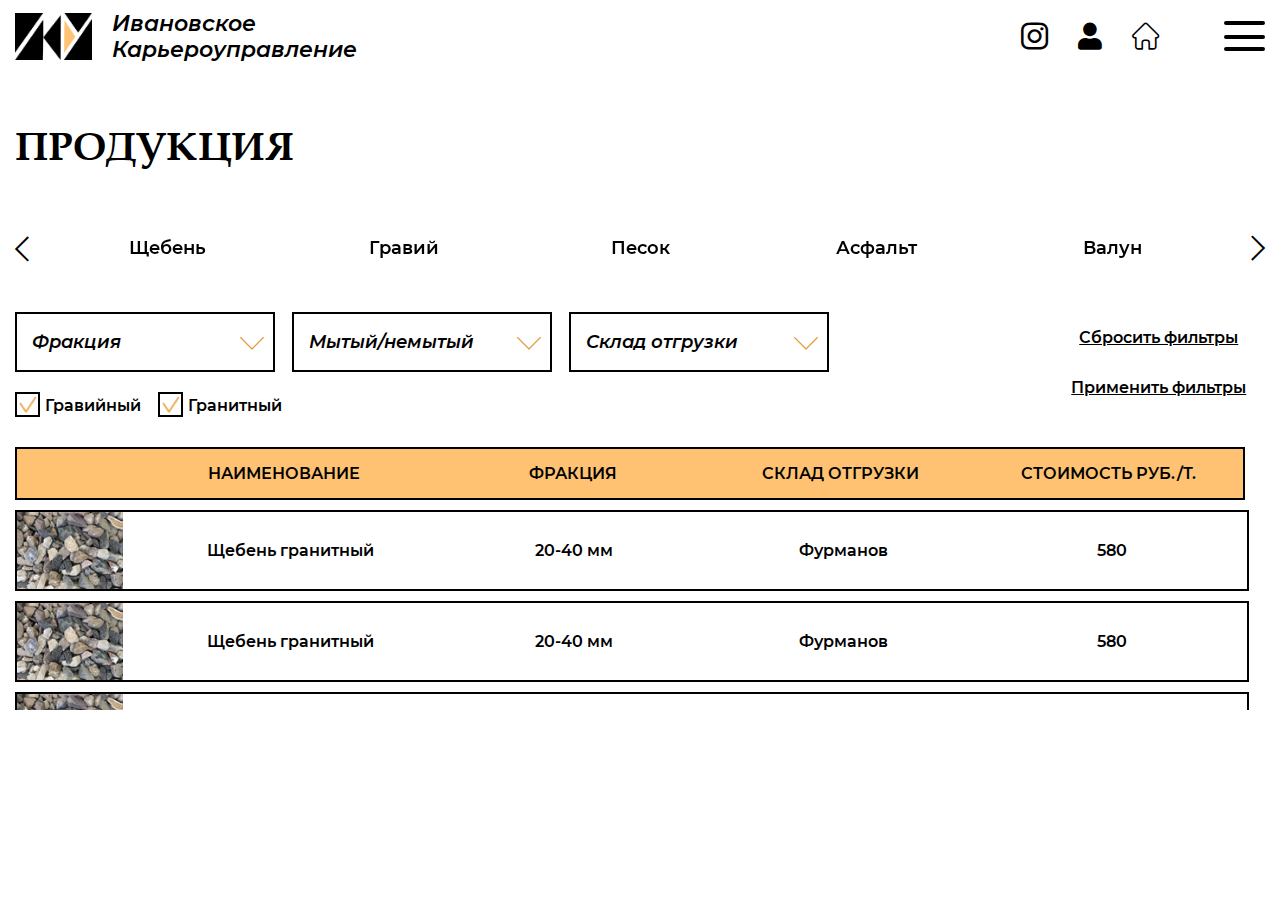
<file: products.html>
<!DOCTYPE html>
<html lang="ru">
<head>
	<title>Продукция</title>
	<meta charset="UTF-8">
	<meta name="format-detection" content="telephone=no">
	<link rel="stylesheet" href="css/products.min.css">
	<link rel="shortcut icon" href="favicon.ico">
	<!-- <meta name="robots" content="noindex, nofollow"> -->
	<!-- <meta name="viewport" content="width=device-width, initial-scale=1.0, maximum-scale=1.0, user-scalable=0"> -->
	<meta name="viewport" content="width=device-width, initial-scale=1.0">
</head>

<body>
	<div class="wrapper">
		<header class="header _lp">
	<div class="header__content">
		<div class="header__row">
			<a data-logo href="index.html" class="header__logo">
				<picture>
					<source class="header__logo_white" data-src="img/logo_white.webp">
					<img class="header__logo_white" src="img/logo_white.png" alt="">
				</picture>
				<picture>
					<source class="header__logo_dark" data-src="img/logo_dark.webp">
					<img class="header__logo_dark" src="img/logo_dark.png" alt="">
				</picture>
				<p>Ивановское <br>
					Карьероуправление</p>
			</a>
			<div class="header__menu-mini menu-mini">
				<nav class="menu-mini__body">
					<ul class="menu-mini__list">
						<li><a href="products.html" class="menu-mini__link">Продукция</a></li>
						<li><a href="calculator.html" class="menu-mini__link">Калькулятор</a></li>
						<li>
							<a href="#contacts__title" class="menu-mini__link _goto-block">Контакты</a>
							<ul class="menu-mini__contact-list">
								<li>
									<a href="tel:74932588299" class="menu-mini__contact-link _icon-phone">+7 (4932) 588 - 299
										(доб. 101)</a>
									<a href="tel:74932588299" class="menu-mini__contact-link _icon-phone">+7 (4932) 588 - 299
										(доб. 101)</a>
									<a href="tel:74932588299" class="menu-mini__contact-link _icon-phone">+7 (4932) 588 - 299
										(доб. 101)</a>
								</li>
								<li><a href="mailto:tzk2012@bk.ru" class="menu-mini__contact-link _icon-mail">tzk2012@bk.ru</a>
								</li>
							</ul>
						</li>
					</ul>
				</nav>
			</div>
			<div class="header__contacts header__contacts_1">
				<a href="notfound.html" class="header__contacts-item _icon-inst"></a>
				<a href="#login" class="header__contacts-item _icon-user _popup-link"></a>
				<a href="index.html" class="header__contacts-item _icon-home"></a>
			</div>
			<div class="icon-menu">
				<span></span>
				<span></span>
				<span></span>
			</div>
			<div class="header__menu menu">
				<nav class="menu__body">
					<div class="header__contacts header__contacts_2">
						<a href="notfound.html" class="header__contacts-item _icon-inst"></a>
						<a href="cabinet.html" class="header__contacts-item _icon-user"></a>
						<a href="index.html" class="header__contacts-item _icon-home"></a>
					</div>
					<ul class="menu__list menu__list_1">
						<li><a href="products.html" class="menu__link">Продукция</a></li>
						<li><a href="calculator.html" class="menu__link">Калькулятор</a></li>
						<li><a href="#about" class="menu__link _goto-block">О компании</a></li>
						<li><a href="news.html" class="menu__link">Новости</a></li>
						<li><a href="sales.html" class="menu__link">Акции</a></li>
						<li><a href="gallery.html" class="menu__link">Галерея</a></li>
						<li><a href="complaint.html" class="menu__link">Книга жалоб и предложений</a></li>
						<li><a href="vacancy.html" class="menu__link">Вакансии</a></li>
						<li><a href="procedure.html" class="menu__link">Закупочные процедуры</a></li>
						<li><a href="assets.html" class="menu__link">Продажа активов</a></li>
						<li><a href="#contacts__title" class="menu__link _goto-block">Контакты</a></li>
					</ul>
					<ul class="menu__list menu__list_2">
						<li><a href="#callback" class="menu__link _popup-link">Обратный звонок</a></li>
						<li><a href="#message" class="menu__link _popup-link">Написать нам</a></li>
					</ul>
				</nav>
			</div>
		</div>
	</div>
</header>
		<main class="page products_url">
			<section class="page__products products">
				<div class="products__container container_url">
					<div class="products__title title_url">
						Продукция
					</div>
					<div class="products__body">
						<div class="products__items-swiper products-slider">
							<div class="products-slider__container">
								<div class="products-slider__slider _swiper">
									<div class="products-slider__slide">
										<a href="#">Щебень</a>
									</div>
									<div class="products-slider__slide">
										<a href="#">Гравий</a>
									</div>
									<div class="products-slider__slide">
										<a href="#">Песок</a>
									</div>
									<div class="products-slider__slide">
										<a href="#">Асфальт</a>
									</div>
									<div class="products-slider__slide">
										<a href="#">Валун</a>
									</div>
									<div class="products-slider__slide">
										<a href="#">ЩГПС</a>
									</div>
									<div class="products-slider__slide">
										<a href="#">Соль</a>
									</div>
									<div class="products-slider__slide">
										<a href="#">Мытая продукция</a>
									</div>
									<div class="products-slider__slide">
										<a href="#">Мука</a>
									</div>
									<div class="products-slider__slide">
										<a href="#">Мука</a>
									</div>
								</div>
								<div class="products-slider__arrows arrows-slider">
									<div class="arrows-slider__left _icon-p-right">

									</div>
									<div class="arrows-slider__right _icon-p-right">

									</div>
								</div>
							</div>
						</div>
						<div class="products__body-filters">
							<form>
								<div class="products-filters__left">

									<div class="products-filters__select">
										<div class="products-filters__item">
											<select name="form[]" class="form">
												<option value="1" selected="selected">Фракция</option>
												<option value="2">Пункт №2</option>
												<option value="3">Пункт №3</option>
												<option value="4">Пункт №4</option>
											</select>
										</div>
										<div class="products-filters__item">
											<select name="form[]" class="form">
												<option value="1" selected="selected">Мытый/немытый</option>
												<option value="2">Пункт №2</option>
												<option value="3">Пункт №3</option>
												<option value="4">Пункт №4</option>
											</select>
										</div>
										<div class="products-filters__item">
											<select name="form[]" class="form">
												<option value="1" selected="selected">Склад отгрузки</option>
												<option value="2">Пункт №2</option>
												<option value="3">Пункт №3</option>
												<option value="4">Пункт №4</option>
											</select>
										</div>
									</div>
									<div class="products-filters__inputs">
										<div class="products-filters__inputs-item">
											<input class="products-filters__inputs-input" id="graviy" checked type="checkbox"
												name="Гравийный" class="">
											<label class="products-filters__inputs-label" for="graviy"
												title="Гравийный">Гравийный</label>
										</div>
										<div class="products-filters__inputs-item">
											<input class="products-filters__inputs-input" id="granit" checked type="checkbox"
												name="Гранитный" class="">
											<label class="products-filters__inputs-label" for="granit"
												title="Гранитный">Гранитный</label>
										</div>
									</div>
								</div>
								<div class="products-filters__right">
									<button class="products-filters__link reset" type="reset">Сбросить фильтры</button>
									<button class="products-filters__link use">Применить фильтры</button>
								</div>
							</form>
						</div>
						<div class="products__body-table">
							<div class="products__table-top">
								<div class="products__table-top_item">
									Наименование
								</div>
								<div class="products__table-top_item">
									Фракция
								</div>
								<div class="products__table-top_item">
									Склад отгрузки
								</div>
								<div class="products__table-top_item">
									Стоимость руб./т.
								</div>
							</div>
							<div class="products__table-body">
								<a href="product_page.html">
									<div class="products__table-item">
										<div data-src="img/products/products_item.png"
											class="products__table-item_part img _ibg _lazy-load">
											<img src="img/1x1.png">
										</div>
										<div class="products__table-item_part">
											<span>Наименование: </span>Щебень гранитный
										</div>
										<div class="products__table-item_part">
											<span>Фракция: </span>20-40 мм
										</div>
										<div class="products__table-item_part">
											<span>Склад отгрузки: </span>Фурманов
										</div>
										<div class="products__table-item_part">
											<span>Стоимость руб./т: </span>580
										</div>
									</div>
								</a>
								<a href="product_page.html">
									<div class="products__table-item">
										<div data-src="img/products/products_item.png"
											class="products__table-item_part img _ibg _lazy-load">
											<img src="img/1x1.png">
										</div>
										<div class="products__table-item_part">
											<span>Наименование: </span>Щебень гранитный
										</div>
										<div class="products__table-item_part">
											<span>Фракция: </span>20-40 мм
										</div>
										<div class="products__table-item_part">
											<span>Склад отгрузки: </span>Фурманов
										</div>
										<div class="products__table-item_part">
											<span>Стоимость руб./т: </span>580
										</div>
									</div>
								</a>
								<a href="product_page.html">
									<div class="products__table-item">
										<div data-src="img/products/products_item.png"
											class="products__table-item_part img _ibg _lazy-load">
											<img src="img/1x1.png">
										</div>
										<div class="products__table-item_part">
											<span>Наименование: </span>Щебень гранитный
										</div>
										<div class="products__table-item_part">
											<span>Фракция: </span>20-40 мм
										</div>
										<div class="products__table-item_part">
											<span>Склад отгрузки: </span>Фурманов
										</div>
										<div class="products__table-item_part">
											<span>Стоимость руб./т: </span>580
										</div>
									</div>
								</a>
								<a href="product_page.html">
									<div class="products__table-item">
										<div data-src="img/products/products_item.png"
											class="products__table-item_part img _ibg _lazy-load">
											<img src="img/1x1.png">
										</div>
										<div class="products__table-item_part">
											<span>Наименование: </span>Щебень гранитный
										</div>
										<div class="products__table-item_part">
											<span>Фракция: </span>20-40 мм
										</div>
										<div class="products__table-item_part">
											<span>Склад отгрузки: </span>Фурманов
										</div>
										<div class="products__table-item_part">
											<span>Стоимость руб./т: </span>580
										</div>
									</div>
								</a>
								<a href="product_page.html">
									<div class="products__table-item">
										<div data-src="img/products/products_item.png"
											class="products__table-item_part img _ibg _lazy-load">
											<img src="img/1x1.png">
										</div>
										<div class="products__table-item_part">
											<span>Наименование: </span>Щебень гранитный
										</div>
										<div class="products__table-item_part">
											<span>Фракция: </span>20-40 мм
										</div>
										<div class="products__table-item_part">
											<span>Склад отгрузки: </span>Фурманов
										</div>
										<div class="products__table-item_part">
											<span>Стоимость руб./т: </span>580
										</div>
									</div>
								</a>
								<a href="product_page.html">
									<div class="products__table-item">
										<div data-src="img/products/products_item.png"
											class="products__table-item_part img _ibg _lazy-load">
											<img src="img/1x1.png">
										</div>
										<div class="products__table-item_part">
											<span>Наименование: </span>Щебень гранитный
										</div>
										<div class="products__table-item_part">
											<span>Фракция: </span>20-40 мм
										</div>
										<div class="products__table-item_part">
											<span>Склад отгрузки: </span>Фурманов
										</div>
										<div class="products__table-item_part">
											<span>Стоимость руб./т: </span>580
										</div>
									</div>
								</a>
								<a href="product_page.html">
									<div class="products__table-item">
										<div data-src="img/products/products_item.png"
											class="products__table-item_part img _ibg _lazy-load">
											<img src="img/1x1.png">
										</div>
										<div class="products__table-item_part">
											<span>Наименование: </span>Щебень гранитный
										</div>
										<div class="products__table-item_part">
											<span>Фракция: </span>20-40 мм
										</div>
										<div class="products__table-item_part">
											<span>Склад отгрузки: </span>Фурманов
										</div>
										<div class="products__table-item_part">
											<span>Стоимость руб./т: </span>580
										</div>
									</div>
								</a>
								<a href="product_page.html">
									<div class="products__table-item">
										<div data-src="img/products/products_item.png"
											class="products__table-item_part img _ibg _lazy-load">
											<img src="img/1x1.png">
										</div>
										<div class="products__table-item_part">
											<span>Наименование: </span>Щебень гранитный
										</div>
										<div class="products__table-item_part">
											<span>Фракция: </span>20-40 мм
										</div>
										<div class="products__table-item_part">
											<span>Склад отгрузки: </span>Фурманов
										</div>
										<div class="products__table-item_part">
											<span>Стоимость руб./т: </span>580
										</div>
									</div>
								</a>
								<a href="product_page.html">
									<div class="products__table-item">
										<div data-src="img/products/products_item.png"
											class="products__table-item_part img _ibg _lazy-load">
											<img src="img/1x1.png">
										</div>
										<div class="products__table-item_part">
											<span>Наименование: </span>Щебень гранитный
										</div>
										<div class="products__table-item_part">
											<span>Фракция: </span>20-40 мм
										</div>
										<div class="products__table-item_part">
											<span>Склад отгрузки: </span>Фурманов
										</div>
										<div class="products__table-item_part">
											<span>Стоимость руб./т: </span>580
										</div>
									</div>
								</a>
								<a href="product_page.html">
									<div class="products__table-item">
										<div data-src="img/products/products_item.png"
											class="products__table-item_part img _ibg _lazy-load">
											<img src="img/1x1.png">
										</div>
										<div class="products__table-item_part">
											<span>Наименование: </span>Щебень гранитный
										</div>
										<div class="products__table-item_part">
											<span>Фракция: </span>20-40 мм
										</div>
										<div class="products__table-item_part">
											<span>Склад отгрузки: </span>Фурманов
										</div>
										<div class="products__table-item_part">
											<span>Стоимость руб./т: </span>580
										</div>
									</div>
								</a>
								<a href="product_page.html">
									<div class="products__table-item">
										<div data-src="img/products/products_item.png"
											class="products__table-item_part img _ibg _lazy-load">
											<img src="img/1x1.png">
										</div>
										<div class="products__table-item_part">
											<span>Наименование: </span>Щебень гранитный
										</div>
										<div class="products__table-item_part">
											<span>Фракция: </span>20-40 мм
										</div>
										<div class="products__table-item_part">
											<span>Склад отгрузки: </span>Фурманов
										</div>
										<div class="products__table-item_part">
											<span>Стоимость руб./т: </span>580
										</div>
									</div>
								</a>
								<a href="product_page.html">
									<div class="products__table-item">
										<div data-src="img/products/products_item.png"
											class="products__table-item_part img _ibg _lazy-load">
											<img src="img/1x1.png">
										</div>
										<div class="products__table-item_part">
											<span>Наименование: </span>Щебень гранитный
										</div>
										<div class="products__table-item_part">
											<span>Фракция: </span>20-40 мм
										</div>
										<div class="products__table-item_part">
											<span>Склад отгрузки: </span>Фурманов
										</div>
										<div class="products__table-item_part">
											<span>Стоимость руб./т: </span>580
										</div>
									</div>
								</a>
								<a href="product_page.html">
									<div class="products__table-item">
										<div data-src="img/products/products_item.png"
											class="products__table-item_part img _ibg _lazy-load">
											<img src="img/1x1.png">
										</div>
										<div class="products__table-item_part">
											<span>Наименование: </span>Щебень гранитный
										</div>
										<div class="products__table-item_part">
											<span>Фракция: </span>20-40 мм
										</div>
										<div class="products__table-item_part">
											<span>Склад отгрузки: </span>Фурманов
										</div>
										<div class="products__table-item_part">
											<span>Стоимость руб./т: </span>580
										</div>
									</div>
								</a>
							</div>
						</div>
					</div>
				</div>
			</section>

		</main>
	</div>
	<div class="popup popup_callback">
	<div class="popup__content">
		<div class="popup__body">
			<div class="popup__close">✖</div>
			<form data-message="thanks" data-test action="#" class="callback form">
				<div class="form__title callback__title">Заказать звонок</div>
				<div class="form__line">
					<input autocomplete="off" type="text" name="form[]" data-error="*Проверьте правильность введенных данных"
						data-value="ФИО*" class="callback__input input _req">
				</div>
				<div class="form__line">
					<input autocomplete="off" type="text" name="form[]" data-error="*Проверьте правильность введенных данных"
						data-value="Телефон*" class="callback__input input _req _phone">
				</div>
				<div class="form__line">
					<textarea autocomplete="off" name="form[]" data-value="Сообщение"
						data-error="*Проверьте правильность введенных данных"
						class="callback__textarea input _req"></textarea>
				</div>
				<div class="form__line">
					<label class="callback__checkbox checkbox">
						<input data-error="" class="checkbox__input politics" type="checkbox" value="1" name="form[]">
						<span class="checkbox__text">
							<span>
								Согласен на обработку персональных данных в соответствии с <a href="">Политикой
									конфиденциальности</a>
								и <a href="">Пользовательским соглашением</a>
							</span>
						</span>
					</label>
				</div>
				<div class="form__line form__btn">
					<button disabled type="submit" class="callback__btn btn">Отправить</button>
				</div>
			</form>
		</div>
	</div>
</div>
<div class="popup popup_message">
	<div class="popup__content">
		<div class="popup__body">
			<div class="popup__close">✖</div>
			<form data-test data-message="thanks" action="#" class="message form">
				<div class="form__title message__title">Напишите нам</div>
				<div class="form__line">
					<input autocomplete="off" type="text" name="form[]" data-error="*Проверьте правильность введенных данных"
						data-value="ФИО*" class="message__input input _req">
				</div>
				<div class="form__line">
					<input autocomplete="off" type="text" name="form[]" placeholder=""
						data-error="*Проверьте правильность введенных данных" data-value="E-mail*"
						class="message__input input _req _email">
				</div>
				<div class="form__line">
					<textarea autocomplete="off" name="form[]" data-value="Сообщение"
						data-error="*Проверьте правильность введенных данных" class="message__textarea input _req"></textarea>
				</div>
				<div class="form__line">
					<label class="message__checkbox checkbox">
						<input data-error="" class="checkbox__input politics" type="checkbox" value="1" name="form[]">
						<span class="checkbox__text">
							<span>
								Согласен на обработку персональных данных в соответствии с <a href="">Политикой
									конфиденциальности</a>
								и <a href="">Пользовательским соглашением</a>
							</span>
						</span>
					</label>
				</div>
				<div class="form__line form__btn">
					<button disabled type="submit" class="message__btn btn">Отправить</button>
				</div>
			</form>
		</div>
	</div>
</div>
<div class="popup popup_login">
	<div class="popup__content">
		<div class="popup__body">
			<div class="popup__close">✖</div>
			<form action="#" class="login form">
				<div class="form__title login__title">Личный кабинет</div>
				<div class="form__line">
					<input autocomplete="off" type="text" name="form[]" data-error="*Проверьте правильность введенных данных"
						data-value="E-mail (login)" class="login__input input _req _email">
				</div>
				<div class="form__line">
					<input autocomplete="off" type="password" name="form[]" placeholder="Пароль"
						data-error="*Проверьте правильность введенных данных" data-value="" class="login__input input _req">
				</div>
				<div class="form__line form__btn">
					<button type="submit" class="login__btn-1 btn">Войти</button>
				</div>
				<div class="form__line">
					<a href="" class="login__forget">Забыли пароль?</a>
				</div>
				<div class="form__gray">
					<a href="#registration" class="_popup-link">Ещё не зарегистрировались?</a>
				</div>
				<div class="form__line form__btn">
					<button type="submit" class="login__btn-2 btn btn_white">Вход для сотрудников</button>
				</div>
			</form>
		</div>
	</div>
</div>
<div class="popup popup_registration">
	<div class="popup__content">
		<div class="popup__body">
			<div class="popup__close">✖</div>
			<form action="#" class="registration form">
				<div class="form__title registration__title">Регистрация</div>
				<div class="form__line">
					<input autocomplete="off" type="text" name="form[]" data-error="*Проверьте правильность введенных данных"
						data-value="E-mail (login)*" class="registration__input input _req _email">
				</div>
				<div class="form__line">
					<input autocomplete="off" type="text" name="form[]" data-error="*Проверьте правильность введенных данных"
						data-value="ФИО*" class="registration__input input _req">
				</div>
				<div class="form__line">
					<input autocomplete="off" type="text" name="form[]" data-error="*Проверьте правильность введенных данных"
						data-value="Телефон*" class="registration__input input _req _phone">
				</div>
				<div class="form__line">
					<input autocomplete="off" type="password" placeholder="Придумайте пароль*" name="form[]"
						data-error="*Проверьте правильность введенных данных" data-value=""
						class="registration__input input _req">
				</div>
				<div class="form__line">
					<input autocomplete="off" type="password" name="form[]" placeholder="Повторите пароль*"
						data-error="*Проверьте правильность введенных данных" data-value=""
						class="registration__input input _req">
				</div>
				<div class="form__line">
					<label class="registration__checkbox checkbox">
						<input data-error="" class="checkbox__input" type="checkbox" value="1" name="form[]">
						<span class="checkbox__text">
							<span>Я представляю организацию</span>
						</span>
					</label>
				</div>
				<div class="form__line">
					<input autocomplete="off" type="text" name="form[]" data-error="" data-value="Название организации*"
						class="registration__input input">
				</div>
				<div class="form__line">
					<label class="registration__checkbox checkbox">
						<input data-error="" class="checkbox__input politics" type="checkbox" value="1" name="form[]">
						<span class="checkbox__text">
							<span>
								Согласен на обработку персональных данных в соответствии с <a href="">Политикой
									конфиденциальности</a>
								и <a href="">Пользовательским соглашением</a>
							</span>
						</span>
					</label>
				</div>
				<div class="form__line form__btn">
					<button disabled type="submit" class="registration__btn-1 btn">Зарегистрироваться</button>
				</div>
				<div class="form__gray">
					<span>Уже зарегистрировались?</span>
					<a href="#login" class="_popup-link">Войти</a>
				</div>
				<div class="form__line form__btn">
					<button type="submit" class="registration__btn-2 btn btn_white">Вход для сотрудников</button>
				</div>
			</form>
		</div>
	</div>
</div>
<div class="popup popup_thanks-message">
	<div class="popup__content">
		<div class="popup__body">
			<div class="popup__close">✖</div>
			<div class="form__title">Спасибо!</div>
			<div class="form__subtitle">Наш менеджер свяжется с Вами в ближайшее время.</div>
			<div class="form__line form__btn">
				<div class="thanks-btn btn _popup-close">Ок</div>
			</div>
		</div>
	</div>
</div>
	<!-- <script src="https://unpkg.com/swiper@6.8.4/swiper-bundle.min.js"></script> -->
<script src="js/main.min.js"></script>
</body>

</html>
</file>
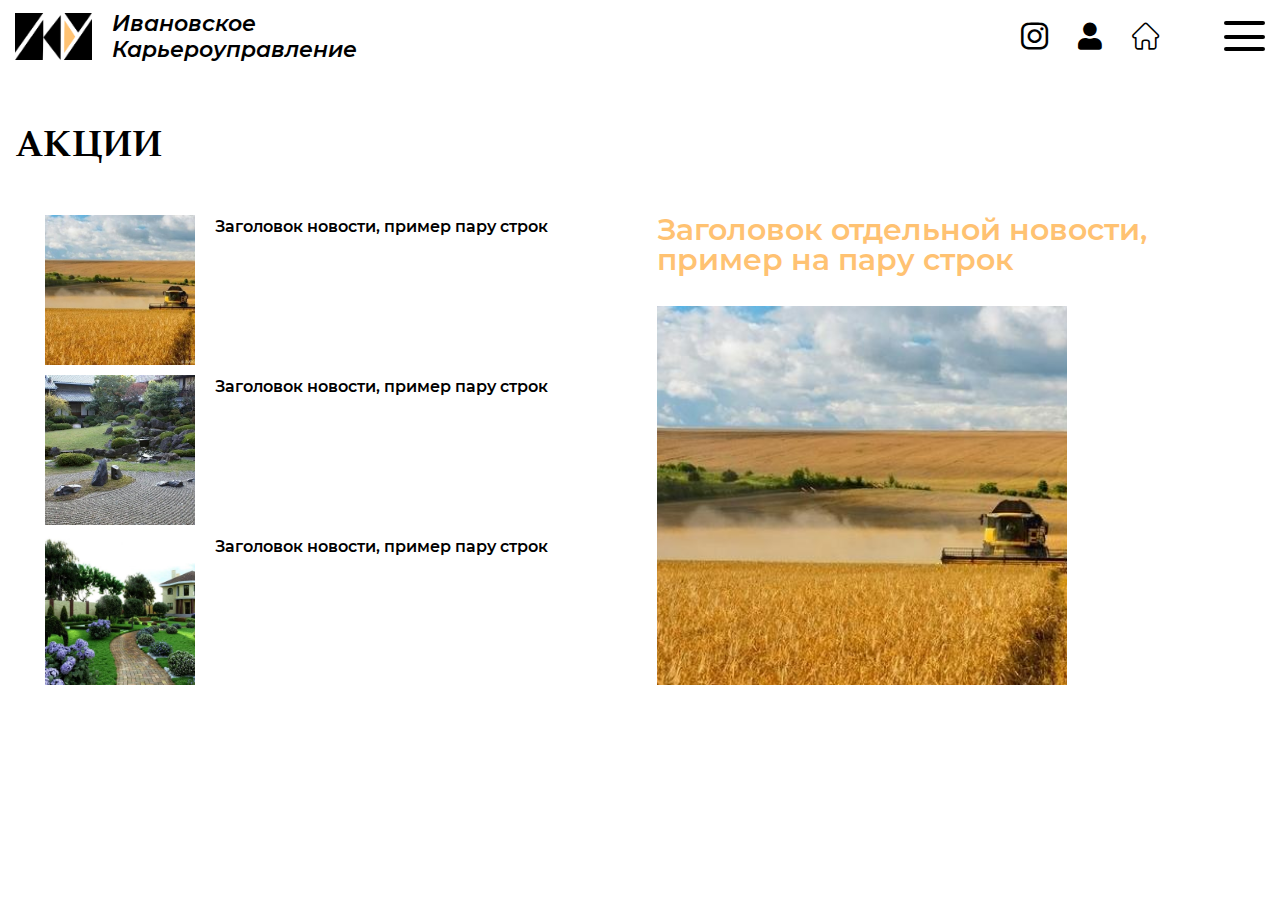
<file: sales.html>
<!DOCTYPE html>
<html lang="ru">
<head>
	<title>Акции</title>
	<meta charset="UTF-8">
	<meta name="format-detection" content="telephone=no">
	<link rel="stylesheet" href="css/sales.min.css">
	<link rel="shortcut icon" href="favicon.ico">
	<!-- <meta name="robots" content="noindex, nofollow"> -->
	<!-- <meta name="viewport" content="width=device-width, initial-scale=1.0, maximum-scale=1.0, user-scalable=0"> -->
	<meta name="viewport" content="width=device-width, initial-scale=1.0">
</head>

<body>
	<div class="wrapper">
		<header class="header _lp">
	<div class="header__content">
		<div class="header__row">
			<a data-logo href="index.html" class="header__logo">
				<picture>
					<source class="header__logo_white" data-src="img/logo_white.webp">
					<img class="header__logo_white" src="img/logo_white.png" alt="">
				</picture>
				<picture>
					<source class="header__logo_dark" data-src="img/logo_dark.webp">
					<img class="header__logo_dark" src="img/logo_dark.png" alt="">
				</picture>
				<p>Ивановское <br>
					Карьероуправление</p>
			</a>
			<div class="header__menu-mini menu-mini">
				<nav class="menu-mini__body">
					<ul class="menu-mini__list">
						<li><a href="products.html" class="menu-mini__link">Продукция</a></li>
						<li><a href="calculator.html" class="menu-mini__link">Калькулятор</a></li>
						<li>
							<a href="#contacts__title" class="menu-mini__link _goto-block">Контакты</a>
							<ul class="menu-mini__contact-list">
								<li>
									<a href="tel:74932588299" class="menu-mini__contact-link _icon-phone">+7 (4932) 588 - 299
										(доб. 101)</a>
									<a href="tel:74932588299" class="menu-mini__contact-link _icon-phone">+7 (4932) 588 - 299
										(доб. 101)</a>
									<a href="tel:74932588299" class="menu-mini__contact-link _icon-phone">+7 (4932) 588 - 299
										(доб. 101)</a>
								</li>
								<li><a href="mailto:tzk2012@bk.ru" class="menu-mini__contact-link _icon-mail">tzk2012@bk.ru</a>
								</li>
							</ul>
						</li>
					</ul>
				</nav>
			</div>
			<div class="header__contacts header__contacts_1">
				<a href="notfound.html" class="header__contacts-item _icon-inst"></a>
				<a href="#login" class="header__contacts-item _icon-user _popup-link"></a>
				<a href="index.html" class="header__contacts-item _icon-home"></a>
			</div>
			<div class="icon-menu">
				<span></span>
				<span></span>
				<span></span>
			</div>
			<div class="header__menu menu">
				<nav class="menu__body">
					<div class="header__contacts header__contacts_2">
						<a href="notfound.html" class="header__contacts-item _icon-inst"></a>
						<a href="cabinet.html" class="header__contacts-item _icon-user"></a>
						<a href="index.html" class="header__contacts-item _icon-home"></a>
					</div>
					<ul class="menu__list menu__list_1">
						<li><a href="products.html" class="menu__link">Продукция</a></li>
						<li><a href="calculator.html" class="menu__link">Калькулятор</a></li>
						<li><a href="#about" class="menu__link _goto-block">О компании</a></li>
						<li><a href="news.html" class="menu__link">Новости</a></li>
						<li><a href="sales.html" class="menu__link">Акции</a></li>
						<li><a href="gallery.html" class="menu__link">Галерея</a></li>
						<li><a href="complaint.html" class="menu__link">Книга жалоб и предложений</a></li>
						<li><a href="vacancy.html" class="menu__link">Вакансии</a></li>
						<li><a href="procedure.html" class="menu__link">Закупочные процедуры</a></li>
						<li><a href="assets.html" class="menu__link">Продажа активов</a></li>
						<li><a href="#contacts__title" class="menu__link _goto-block">Контакты</a></li>
					</ul>
					<ul class="menu__list menu__list_2">
						<li><a href="#callback" class="menu__link _popup-link">Обратный звонок</a></li>
						<li><a href="#message" class="menu__link _popup-link">Написать нам</a></li>
					</ul>
				</nav>
			</div>
		</div>
	</div>
</header>
		<main class="page">
			<section class="page__sales sales">
				<div class="sales__container _container">
					<div class="sales__shell">
						<div class="sales__title _titleAn">Акции</div>
						<div class="sales__row _tabs">
							<nav class="sales__mini mini-sales">
								<div class="mini-sales__item _tabs-item _active">
									<div data-src="img/area/area_1.jpg" class="mini-sales__img _ibg _lazy-load">
										<img src="img/1x1.png" alt="">
									</div>
									<div class="mini-sales__body">
										<div class="mini-sales__text">Заголовок новости, пример пару строк</div>
									</div>
								</div>
								<div class="mini-sales__item _tabs-item">
									<div data-src="img/area/area_2.jpg" class="mini-sales__img _ibg _lazy-load">
										<img src="img/1x1.png" alt="">
									</div>
									<div class="mini-sales__body">
										<div class="mini-sales__text">Заголовок новости, пример пару строк</div>
									</div>
								</div>
								<div class="mini-sales__item _tabs-item">
									<div data-src="img/area/area_3.jpg" class="mini-sales__img _ibg _lazy-load">
										<img src="img/1x1.png" alt="">
									</div>
									<div class="mini-sales__body">
										<div class="mini-sales__text">Заголовок новости, пример пару строк</div>
									</div>
								</div>
								<div class="mini-sales__item _tabs-item">
									<div data-src="img/area/area_4.jpg" class="mini-sales__img _ibg _lazy-load">
										<img src="img/1x1.png" alt="">
									</div>
									<div class="mini-sales__body">
										<div class="mini-sales__text">Заголовок новости, пример пару строк</div>
									</div>
								</div>
								<div class="mini-sales__item _tabs-item">
									<div data-src="img/area/area_5.jpg" class="mini-sales__img _ibg _lazy-load">
										<img src="img/1x1.png" alt="">
									</div>
									<div class="mini-sales__body">

										<div class="mini-sales__text">Заголовок новости, пример пару строк</div>
									</div>
								</div>
								<div class="mini-sales__item _tabs-item">
									<div data-src="img/area/area_1.jpg" class="mini-sales__img _ibg _lazy-load">
										<img src="img/1x1.png" alt="">
									</div>
									<div class="mini-sales__body">

										<div class="mini-sales__text">Заголовок новости, пример пару строк</div>
									</div>
								</div>
							</nav>
							<div class="sales__main main-sales">
								<div class="main-sales__item _tabs-block _active">
									<div class="main-sales__title">Заголовок отдельной новости, пример на пару строк</div>
									<div class="main-sales__up">
										<div data-src="img/area/area_1.jpg" class="main-sales__img _ibg _lazy-load">
											<img src="img/1x1.png" alt="">
										</div>
									</div>
									<div class="main-sales__down">
										<div class="main-sales__text">
											Пример текста новости, в котором подробнее раскрывается событие. Пример текста, где
											рассказывается о каком-то важном событии, а вот здесь <a href="">показан примерссылки
											</a>, как выглядит в тексте.
										</div>
										<div class="main-sales__subtitle">Пример подзаголовка</div>
										<div class="main-sales__text">
											Следующий массив текста о важном событии,пример, образец, более подробное описание и
											так
											далее и тому подобное, если текста много, то листаем вниз/вверх ползунок.
										</div>
									</div>
								</div>
								<div class="main-sales__item _tabs-block">
									<div class="main-sales__title">Заголовок отдельной новости, пример на пару строк</div>
									<div class="main-sales__up">
										<div data-src="img/area/area_2.jpg" class="main-sales__img _ibg _lazy-load">
											<img src="img/1x1.png" alt="">
										</div>
									</div>
									<div class="main-sales__down">
										<div class="main-sales__text">
											Пример текста новости, в котором подробнее раскрывается событие. Пример текста, где
											рассказывается о каком-то важном событии, а вот здесь <a href="">показан примерссылки
											</a>, как выглядит в тексте.
										</div>
										<div class="main-sales__subtitle">Пример подзаголовка</div>
										<div class="main-sales__text">
											Следующий массив текста о важном событии,пример, образец, более подробное описание и
											так
											далее и тому подобное, если текста много, то листаем вниз/вверх ползунок.
										</div>
									</div>
								</div>
								<div class="main-sales__item _tabs-block">
									<div class="main-sales__title">Заголовок отдельной новости, пример на пару строк</div>
									<div class="main-sales__up">
										<div data-src="img/area/area_3.jpg" class="main-sales__img _ibg _lazy-load">
											<img src="img/1x1.png" alt="">
										</div>
									</div>
									<div class="main-sales__down">
										<div class="main-sales__text">
											Пример текста новости, в котором подробнее раскрывается событие. Пример текста, где
											рассказывается о каком-то важном событии, а вот здесь <a href="">показан примерссылки
											</a>, как выглядит в тексте.
										</div>
										<div class="main-sales__subtitle">Пример подзаголовка</div>
										<div class="main-sales__text">
											Следующий массив текста о важном событии,пример, образец, более подробное описание и
											так
											далее и тому подобное, если текста много, то листаем вниз/вверх ползунок.
										</div>
									</div>
								</div>
								<div class="main-sales__item _tabs-block">
									<div class="main-sales__title">Заголовок отдельной новости, пример на пару строк</div>
									<div class="main-sales__up">
										<div data-src="img/area/area_4.jpg" class="main-sales__img _ibg _lazy-load">
											<img src="img/1x1.png" alt="">
										</div>
									</div>
									<div class="main-sales__down">
										<div class="main-sales__text">
											Пример текста новости, в котором подробнее раскрывается событие. Пример текста, где
											рассказывается о каком-то важном событии, а вот здесь <a href="">показан примерссылки
											</a>, как выглядит в тексте.
										</div>
										<div class="main-sales__subtitle">Пример подзаголовка</div>
										<div class="main-sales__text">
											Следующий массив текста о важном событии,пример, образец, более подробное описание и
											так
											далее и тому подобное, если текста много, то листаем вниз/вверх ползунок.
										</div>
									</div>
								</div>
								<div class="main-sales__item _tabs-block">
									<div class="main-sales__title">Заголовок отдельной новости, пример на пару строк</div>
									<div class="main-sales__up">
										<div data-src="img/area/area_5.jpg" class="main-sales__img _ibg _lazy-load">
											<img src="img/1x1.png" alt="">
										</div>
									</div>
									<div class="main-sales__down">
										<div class="main-sales__text">
											Пример текста новости, в котором подробнее раскрывается событие. Пример текста, где
											рассказывается о каком-то важном событии, а вот здесь <a href="">показан примерссылки
											</a>, как выглядит в тексте.
										</div>
										<div class="main-sales__subtitle">Пример подзаголовка</div>
										<div class="main-sales__text">
											Следующий массив текста о важном событии,пример, образец, более подробное описание и
											так
											далее и тому подобное, если текста много, то листаем вниз/вверх ползунок.
										</div>
									</div>
								</div>
								<div class="main-sales__item _tabs-block">
									<div class="main-sales__title">Заголовок отдельной новости, пример на пару строк</div>
									<div class="main-sales__up">
										<div data-src="img/area/area_1.jpg" class="main-sales__img _ibg _lazy-load">
											<img src="img/1x1.png" alt="">
										</div>
									</div>
									<div class="main-sales__down">
										<div class="main-sales__text">
											Пример текста новости, в котором подробнее раскрывается событие. Пример текста, где
											рассказывается о каком-то важном событии, а вот здесь <a href="">показан примерссылки
											</a>, как выглядит в тексте.
										</div>
										<div class="main-sales__subtitle">Пример подзаголовка</div>
										<div class="main-sales__text">
											Следующий массив текста о важном событии,пример, образец, более подробное описание и
											так
											далее и тому подобное, если текста много, то листаем вниз/вверх ползунок.
										</div>
									</div>
								</div>
							</div>
						</div>
					</div>
				</div>
			</section>
		</main>
	</div>
	<div class="popup popup_callback">
	<div class="popup__content">
		<div class="popup__body">
			<div class="popup__close">✖</div>
			<form data-message="thanks" data-test action="#" class="callback form">
				<div class="form__title callback__title">Заказать звонок</div>
				<div class="form__line">
					<input autocomplete="off" type="text" name="form[]" data-error="*Проверьте правильность введенных данных"
						data-value="ФИО*" class="callback__input input _req">
				</div>
				<div class="form__line">
					<input autocomplete="off" type="text" name="form[]" data-error="*Проверьте правильность введенных данных"
						data-value="Телефон*" class="callback__input input _req _phone">
				</div>
				<div class="form__line">
					<textarea autocomplete="off" name="form[]" data-value="Сообщение"
						data-error="*Проверьте правильность введенных данных"
						class="callback__textarea input _req"></textarea>
				</div>
				<div class="form__line">
					<label class="callback__checkbox checkbox">
						<input data-error="" class="checkbox__input politics" type="checkbox" value="1" name="form[]">
						<span class="checkbox__text">
							<span>
								Согласен на обработку персональных данных в соответствии с <a href="">Политикой
									конфиденциальности</a>
								и <a href="">Пользовательским соглашением</a>
							</span>
						</span>
					</label>
				</div>
				<div class="form__line form__btn">
					<button disabled type="submit" class="callback__btn btn">Отправить</button>
				</div>
			</form>
		</div>
	</div>
</div>
<div class="popup popup_message">
	<div class="popup__content">
		<div class="popup__body">
			<div class="popup__close">✖</div>
			<form data-test data-message="thanks" action="#" class="message form">
				<div class="form__title message__title">Напишите нам</div>
				<div class="form__line">
					<input autocomplete="off" type="text" name="form[]" data-error="*Проверьте правильность введенных данных"
						data-value="ФИО*" class="message__input input _req">
				</div>
				<div class="form__line">
					<input autocomplete="off" type="text" name="form[]" placeholder=""
						data-error="*Проверьте правильность введенных данных" data-value="E-mail*"
						class="message__input input _req _email">
				</div>
				<div class="form__line">
					<textarea autocomplete="off" name="form[]" data-value="Сообщение"
						data-error="*Проверьте правильность введенных данных" class="message__textarea input _req"></textarea>
				</div>
				<div class="form__line">
					<label class="message__checkbox checkbox">
						<input data-error="" class="checkbox__input politics" type="checkbox" value="1" name="form[]">
						<span class="checkbox__text">
							<span>
								Согласен на обработку персональных данных в соответствии с <a href="">Политикой
									конфиденциальности</a>
								и <a href="">Пользовательским соглашением</a>
							</span>
						</span>
					</label>
				</div>
				<div class="form__line form__btn">
					<button disabled type="submit" class="message__btn btn">Отправить</button>
				</div>
			</form>
		</div>
	</div>
</div>
<div class="popup popup_login">
	<div class="popup__content">
		<div class="popup__body">
			<div class="popup__close">✖</div>
			<form action="#" class="login form">
				<div class="form__title login__title">Личный кабинет</div>
				<div class="form__line">
					<input autocomplete="off" type="text" name="form[]" data-error="*Проверьте правильность введенных данных"
						data-value="E-mail (login)" class="login__input input _req _email">
				</div>
				<div class="form__line">
					<input autocomplete="off" type="password" name="form[]" placeholder="Пароль"
						data-error="*Проверьте правильность введенных данных" data-value="" class="login__input input _req">
				</div>
				<div class="form__line form__btn">
					<button type="submit" class="login__btn-1 btn">Войти</button>
				</div>
				<div class="form__line">
					<a href="" class="login__forget">Забыли пароль?</a>
				</div>
				<div class="form__gray">
					<a href="#registration" class="_popup-link">Ещё не зарегистрировались?</a>
				</div>
				<div class="form__line form__btn">
					<button type="submit" class="login__btn-2 btn btn_white">Вход для сотрудников</button>
				</div>
			</form>
		</div>
	</div>
</div>
<div class="popup popup_registration">
	<div class="popup__content">
		<div class="popup__body">
			<div class="popup__close">✖</div>
			<form action="#" class="registration form">
				<div class="form__title registration__title">Регистрация</div>
				<div class="form__line">
					<input autocomplete="off" type="text" name="form[]" data-error="*Проверьте правильность введенных данных"
						data-value="E-mail (login)*" class="registration__input input _req _email">
				</div>
				<div class="form__line">
					<input autocomplete="off" type="text" name="form[]" data-error="*Проверьте правильность введенных данных"
						data-value="ФИО*" class="registration__input input _req">
				</div>
				<div class="form__line">
					<input autocomplete="off" type="text" name="form[]" data-error="*Проверьте правильность введенных данных"
						data-value="Телефон*" class="registration__input input _req _phone">
				</div>
				<div class="form__line">
					<input autocomplete="off" type="password" placeholder="Придумайте пароль*" name="form[]"
						data-error="*Проверьте правильность введенных данных" data-value=""
						class="registration__input input _req">
				</div>
				<div class="form__line">
					<input autocomplete="off" type="password" name="form[]" placeholder="Повторите пароль*"
						data-error="*Проверьте правильность введенных данных" data-value=""
						class="registration__input input _req">
				</div>
				<div class="form__line">
					<label class="registration__checkbox checkbox">
						<input data-error="" class="checkbox__input" type="checkbox" value="1" name="form[]">
						<span class="checkbox__text">
							<span>Я представляю организацию</span>
						</span>
					</label>
				</div>
				<div class="form__line">
					<input autocomplete="off" type="text" name="form[]" data-error="" data-value="Название организации*"
						class="registration__input input">
				</div>
				<div class="form__line">
					<label class="registration__checkbox checkbox">
						<input data-error="" class="checkbox__input politics" type="checkbox" value="1" name="form[]">
						<span class="checkbox__text">
							<span>
								Согласен на обработку персональных данных в соответствии с <a href="">Политикой
									конфиденциальности</a>
								и <a href="">Пользовательским соглашением</a>
							</span>
						</span>
					</label>
				</div>
				<div class="form__line form__btn">
					<button disabled type="submit" class="registration__btn-1 btn">Зарегистрироваться</button>
				</div>
				<div class="form__gray">
					<span>Уже зарегистрировались?</span>
					<a href="#login" class="_popup-link">Войти</a>
				</div>
				<div class="form__line form__btn">
					<button type="submit" class="registration__btn-2 btn btn_white">Вход для сотрудников</button>
				</div>
			</form>
		</div>
	</div>
</div>
<div class="popup popup_thanks-message">
	<div class="popup__content">
		<div class="popup__body">
			<div class="popup__close">✖</div>
			<div class="form__title">Спасибо!</div>
			<div class="form__subtitle">Наш менеджер свяжется с Вами в ближайшее время.</div>
			<div class="form__line form__btn">
				<div class="thanks-btn btn _popup-close">Ок</div>
			</div>
		</div>
	</div>
</div>
	<!-- <script src="https://unpkg.com/swiper@6.8.4/swiper-bundle.min.js"></script> -->
<script src="js/main.min.js"></script>
</body>

</html>
</file>
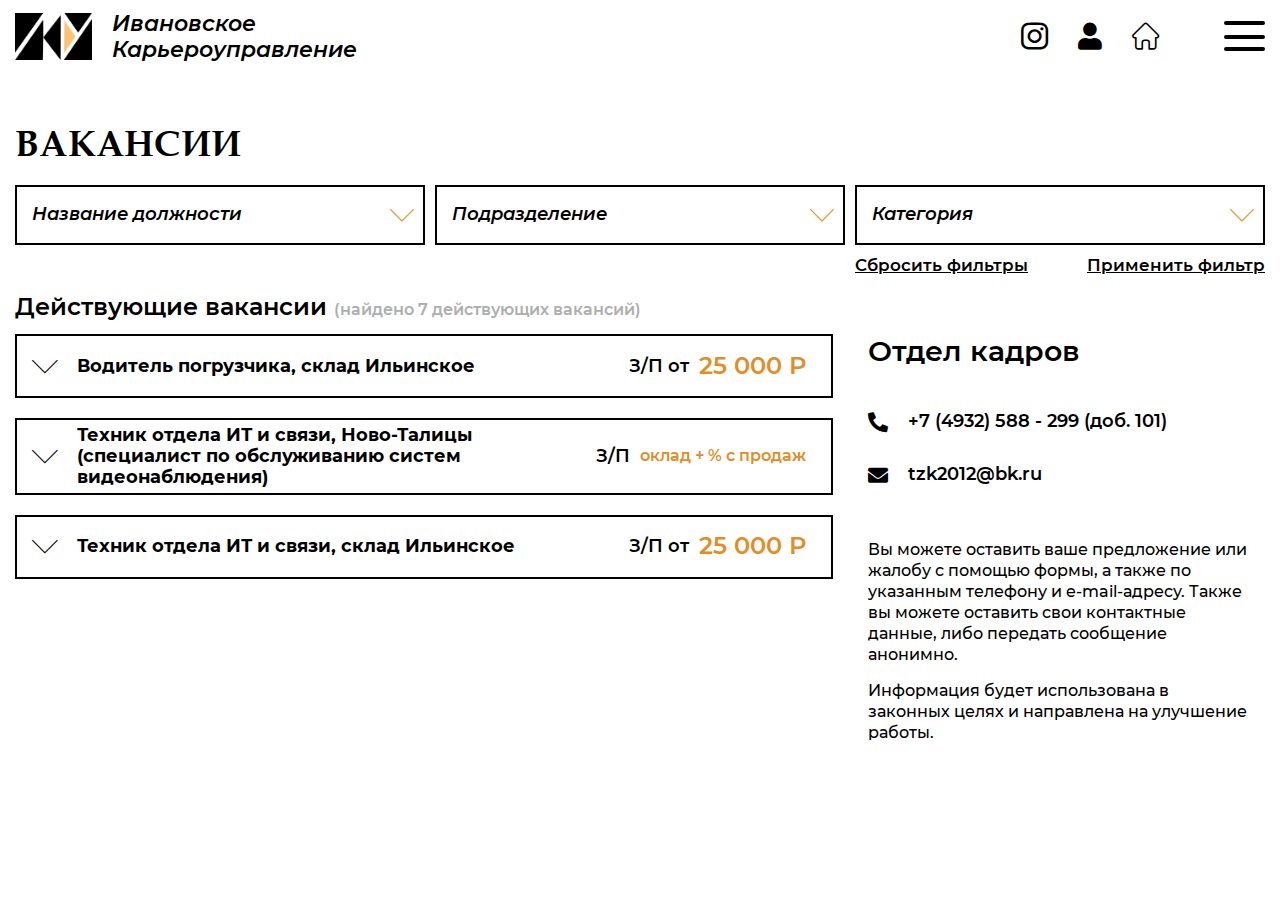
<file: vacancy.html>
<!DOCTYPE html>
<html lang="ru">
<head>
	<title>Вакансии</title>
	<meta charset="UTF-8">
	<meta name="format-detection" content="telephone=no">
	<link rel="stylesheet" href="css/vacancy.min.css">
	<link rel="shortcut icon" href="favicon.ico">
	<!-- <meta name="robots" content="noindex, nofollow"> -->
	<!-- <meta name="viewport" content="width=device-width, initial-scale=1.0, maximum-scale=1.0, user-scalable=0"> -->
	<meta name="viewport" content="width=device-width, initial-scale=1.0">
</head>

<body>
	<div class="wrapper">
		<header class="header _lp">
	<div class="header__content">
		<div class="header__row">
			<a data-logo href="index.html" class="header__logo">
				<picture>
					<source class="header__logo_white" data-src="img/logo_white.webp">
					<img class="header__logo_white" src="img/logo_white.png" alt="">
				</picture>
				<picture>
					<source class="header__logo_dark" data-src="img/logo_dark.webp">
					<img class="header__logo_dark" src="img/logo_dark.png" alt="">
				</picture>
				<p>Ивановское <br>
					Карьероуправление</p>
			</a>
			<div class="header__menu-mini menu-mini">
				<nav class="menu-mini__body">
					<ul class="menu-mini__list">
						<li><a href="products.html" class="menu-mini__link">Продукция</a></li>
						<li><a href="calculator.html" class="menu-mini__link">Калькулятор</a></li>
						<li>
							<a href="#contacts__title" class="menu-mini__link _goto-block">Контакты</a>
							<ul class="menu-mini__contact-list">
								<li>
									<a href="tel:74932588299" class="menu-mini__contact-link _icon-phone">+7 (4932) 588 - 299
										(доб. 101)</a>
									<a href="tel:74932588299" class="menu-mini__contact-link _icon-phone">+7 (4932) 588 - 299
										(доб. 101)</a>
									<a href="tel:74932588299" class="menu-mini__contact-link _icon-phone">+7 (4932) 588 - 299
										(доб. 101)</a>
								</li>
								<li><a href="mailto:tzk2012@bk.ru" class="menu-mini__contact-link _icon-mail">tzk2012@bk.ru</a>
								</li>
							</ul>
						</li>
					</ul>
				</nav>
			</div>
			<div class="header__contacts header__contacts_1">
				<a href="notfound.html" class="header__contacts-item _icon-inst"></a>
				<a href="#login" class="header__contacts-item _icon-user _popup-link"></a>
				<a href="index.html" class="header__contacts-item _icon-home"></a>
			</div>
			<div class="icon-menu">
				<span></span>
				<span></span>
				<span></span>
			</div>
			<div class="header__menu menu">
				<nav class="menu__body">
					<div class="header__contacts header__contacts_2">
						<a href="notfound.html" class="header__contacts-item _icon-inst"></a>
						<a href="cabinet.html" class="header__contacts-item _icon-user"></a>
						<a href="index.html" class="header__contacts-item _icon-home"></a>
					</div>
					<ul class="menu__list menu__list_1">
						<li><a href="products.html" class="menu__link">Продукция</a></li>
						<li><a href="calculator.html" class="menu__link">Калькулятор</a></li>
						<li><a href="#about" class="menu__link _goto-block">О компании</a></li>
						<li><a href="news.html" class="menu__link">Новости</a></li>
						<li><a href="sales.html" class="menu__link">Акции</a></li>
						<li><a href="gallery.html" class="menu__link">Галерея</a></li>
						<li><a href="complaint.html" class="menu__link">Книга жалоб и предложений</a></li>
						<li><a href="vacancy.html" class="menu__link">Вакансии</a></li>
						<li><a href="procedure.html" class="menu__link">Закупочные процедуры</a></li>
						<li><a href="assets.html" class="menu__link">Продажа активов</a></li>
						<li><a href="#contacts__title" class="menu__link _goto-block">Контакты</a></li>
					</ul>
					<ul class="menu__list menu__list_2">
						<li><a href="#callback" class="menu__link _popup-link">Обратный звонок</a></li>
						<li><a href="#message" class="menu__link _popup-link">Написать нам</a></li>
					</ul>
				</nav>
			</div>
		</div>
	</div>
</header>
		<main class="page">
			<section class="page__vacancy vacancy">
				<div class="vacancy__container _container">
					<div class="vacancy__shell">
						<div class="vacancy__title _titleAn">ВАКАНСИИ</div>
						<form action="#" class="vacancy__form form form-vacancy">
							<div class="form__line form-vacancy__name">
								<select name="form[]" class="form">
									<option value="1" selected="selected">Название должности</option>
									<option value="2">Пункт №2</option>
									<option value="3">Пункт №3</option>
									<option value="4">Пункт №4</option>
								</select>
							</div>
							<div class="form__line form-vacancy__division">
								<select name="form[]" class="form">
									<option value="1" selected="selected">Подразделение</option>
									<option value="2">Техника и оборудование</option>
									<option value="3">Прочие активы</option>
								</select>
							</div>
							<div class="form__line form-vacancy__category">
								<select name="form[]" class="form">
									<option value="1" selected="selected">Категория</option>
									<option value="2">Пункт №2</option>
									<option value="3">Пункт №3</option>
									<option value="4">Пункт №4</option>
								</select>
							</div>
							<div class="form__line form-vacancy__clean">
								<button type="reset" class="form__btn">Cбросить фильтры</button>
							</div>
							<div class="form__line form-vacancy__implement">
								<button type="submit" class="form__btn">Применить фильтр</button>
							</div>
						</form>
						<div data-da=".vacancy__spollers,991.98,0" class="vacancy__subtitle">Действующие вакансии
							<span>(найдено 7 действующих вакансий)</span>
						</div>
						<div class="vacancy__row">
							<div data-spollers class="vacancy__spollers">
								<div class="vacancy__spoller spoller-vacancy">
									<div data-spoller class="spoller-vacancy__click _icon-p-right">
										<div class="spoller-vacancy__title">Водитель погрузчика, склад Ильинское</div>
										<div class="spoller-vacancy__subtitle">
											З/П от
											<span>25 000 Р</span>
										</div>
									</div>
									<div class="spoller-vacancy__body">
										<ul class="spoller-vacancy__list">
											<li class="spoller-vacancy__item">
												<div class="spoller-vacancy__item-title">Требования:</div>
												<ul class="spoller-vacancy__sublist">
													<li class="spoller-vacancy__subitem">Наличие глаз, рук, ног.</li>
													<li class="spoller-vacancy__subitem">Опыт работы 5 лет по специальности.</li>
													<li class="spoller-vacancy__subitem">Отсутствие вредных привычек.</li>
												</ul>
											</li>
											<li class="spoller-vacancy__item">
												<div class="spoller-vacancy__item-title">Другой подзаголовок:</div>
												<ul class="spoller-vacancy__sublist">
													<li class="spoller-vacancy__subitem">Рабочий день с 9 до 16, на территории
														склада.</li>
													<li class="spoller-vacancy__subitem">Еще одна строка текста для примера.</li>
												</ul>
											</li>
										</ul>
										<a href="#resume" class="spoller-vacancy__resume btn _popup-link">Откликнуться</a>
									</div>
								</div>
								<div class="vacancy__spoller spoller-vacancy spoller-vacancy_inv">
									<div data-spoller class="spoller-vacancy__click _icon-p-right">
										<div class="spoller-vacancy__title">Техник отдела ИТ и связи, Ново-Талицы (специалист по
											обслуживанию систем видеонаблюдения)</div>
										<div class="spoller-vacancy__subtitle">
											З/П
											<span>оклад + % с продаж</span>
										</div>
									</div>
									<div class="spoller-vacancy__body">
										<ul class="spoller-vacancy__list">
											<li class="spoller-vacancy__item">
												<div class="spoller-vacancy__item-title">Требования:</div>
												<ul class="spoller-vacancy__sublist">
													<li class="spoller-vacancy__subitem">Наличие глаз, рук, ног.</li>
													<li class="spoller-vacancy__subitem">Опыт работы 5 лет по специальности.</li>
													<li class="spoller-vacancy__subitem">Отсутствие вредных привычек.</li>
												</ul>
											</li>
											<li class="spoller-vacancy__item">
												<div class="spoller-vacancy__item-title">Другой подзаголовок:</div>
												<ul class="spoller-vacancy__sublist">
													<li class="spoller-vacancy__subitem">Рабочий день с 9 до 16, на территории
														склада.</li>
													<li class="spoller-vacancy__subitem">Еще одна строка текста для примера.</li>
												</ul>
											</li>
										</ul>
										<a href="#resume" class="spoller-vacancy__resume btn _popup-link">Откликнуться</a>
									</div>
								</div>
								<div class="vacancy__spoller spoller-vacancy">
									<div data-spoller class="spoller-vacancy__click _icon-p-right">
										<div class="spoller-vacancy__title">Техник отдела ИТ и связи, склад Ильинское</div>
										<div class="spoller-vacancy__subtitle">
											З/П от
											<span>25 000 Р</span>
										</div>
									</div>
									<div class="spoller-vacancy__body">
										<ul class="spoller-vacancy__list">
											<li class="spoller-vacancy__item">
												<div class="spoller-vacancy__item-title">Требования:</div>
												<ul class="spoller-vacancy__sublist">
													<li class="spoller-vacancy__subitem">Наличие глаз, рук, ног.</li>
													<li class="spoller-vacancy__subitem">Опыт работы 5 лет по специальности.</li>
													<li class="spoller-vacancy__subitem">Отсутствие вредных привычек.</li>
												</ul>
											</li>
											<li class="spoller-vacancy__item">
												<div class="spoller-vacancy__item-title">Другой подзаголовок:</div>
												<ul class="spoller-vacancy__sublist">
													<li class="spoller-vacancy__subitem">Рабочий день с 9 до 16, на территории
														склада.</li>
													<li class="spoller-vacancy__subitem">Еще одна строка текста для примера.</li>
												</ul>
											</li>
										</ul>
										<a href="#resume" class="spoller-vacancy__resume btn _popup-link">Откликнуться</a>
									</div>
								</div>
							</div>
							<div class="vacancy__contacts">
								<div class="vacancy__contacts-shell">
									<div class="vacancy__secondTitle">Отдел кадров</div>
									<div class="vacancy__body">
										<a href="tel:74932588299" class="vacancy__item _icon-phone">+7 (4932) 588 - 299 (доб.
											101)</a>
										<a href="mailto:tzk2012@bk.ru" class="vacancy__item _icon-mail">tzk2012@bk.ru</a>
									</div>
									<div class="vacancy__text">
										<p>Вы можете оставить ваше предложение или жалобу с помощью формы, а также по указанным
											телефону
											и
											e-mail-адресу. Также вы можете оставить свои контактные данные, либо передать
											сообщение
											анонимно.</p>
										<p>Информация будет использована в законных целях и направлена на улучшение работы.</p>
									</div>
								</div>
							</div>
						</div>
					</div>
				</div>
			</section>
		</main>
	</div>
	<div class="popup popup_resume">
		<div class="popup__content">
			<div class="popup__body">
				<div class="popup__close">✖</div>
				<form data-message="thanks" data-test action="#" class="resume form">
					<div class="form__title resume__title">Заказать звонок</div>
					<div class="form__line">
						<input autocomplete="off" type="text" name="form[]"
							data-error="*Проверьте правильность введенных данных" data-value="ФИО*"
							class="resume__input input _req">
					</div>
					<div class="form__line">
						<input autocomplete="off" type="text" name="form[]" placeholder=""
							data-error="*Проверьте правильность введенных данных" data-value="E-mail*"
							class="resume__input input _req _email">
					</div>
					<div class="form__line">
						<input autocomplete="off" type="text" name="form[]"
							data-error="*Проверьте правильность введенных данных" data-value="Телефон*"
							class="resume__input input _req _phone">
					</div>
					<div class="form__line resume__resume">
						<label class="resume__file btn btn_white">
							Прикрепить резюме
							<input id="resume" autocomplete="off" type="file" name="form[]" data-error="Ошибка" data-value=""
								class="input">
						</label>
						<div class="resume__success">Успешно загружено</div>
					</div>
					<div class="form__line">
						<label class="resume__checkbox checkbox">
							<input data-error="" class="checkbox__input politics" type="checkbox" value="1" name="form[]">
							<span class="checkbox__text">
								<span>
									Согласен на обработку персональных данных в соответствии с <a href="">Политикой
										конфиденциальности</a>
									и <a href="">Пользовательским соглашением</a>
								</span>
							</span>
						</label>
					</div>
					<div class="form__line form__btn">
						<button disabled type="submit" class="resume__btn btn">Отправить</button>
					</div>
				</form>
			</div>
		</div>
	</div>
	<div class="popup popup_callback">
	<div class="popup__content">
		<div class="popup__body">
			<div class="popup__close">✖</div>
			<form data-message="thanks" data-test action="#" class="callback form">
				<div class="form__title callback__title">Заказать звонок</div>
				<div class="form__line">
					<input autocomplete="off" type="text" name="form[]" data-error="*Проверьте правильность введенных данных"
						data-value="ФИО*" class="callback__input input _req">
				</div>
				<div class="form__line">
					<input autocomplete="off" type="text" name="form[]" data-error="*Проверьте правильность введенных данных"
						data-value="Телефон*" class="callback__input input _req _phone">
				</div>
				<div class="form__line">
					<textarea autocomplete="off" name="form[]" data-value="Сообщение"
						data-error="*Проверьте правильность введенных данных"
						class="callback__textarea input _req"></textarea>
				</div>
				<div class="form__line">
					<label class="callback__checkbox checkbox">
						<input data-error="" class="checkbox__input politics" type="checkbox" value="1" name="form[]">
						<span class="checkbox__text">
							<span>
								Согласен на обработку персональных данных в соответствии с <a href="">Политикой
									конфиденциальности</a>
								и <a href="">Пользовательским соглашением</a>
							</span>
						</span>
					</label>
				</div>
				<div class="form__line form__btn">
					<button disabled type="submit" class="callback__btn btn">Отправить</button>
				</div>
			</form>
		</div>
	</div>
</div>
<div class="popup popup_message">
	<div class="popup__content">
		<div class="popup__body">
			<div class="popup__close">✖</div>
			<form data-test data-message="thanks" action="#" class="message form">
				<div class="form__title message__title">Напишите нам</div>
				<div class="form__line">
					<input autocomplete="off" type="text" name="form[]" data-error="*Проверьте правильность введенных данных"
						data-value="ФИО*" class="message__input input _req">
				</div>
				<div class="form__line">
					<input autocomplete="off" type="text" name="form[]" placeholder=""
						data-error="*Проверьте правильность введенных данных" data-value="E-mail*"
						class="message__input input _req _email">
				</div>
				<div class="form__line">
					<textarea autocomplete="off" name="form[]" data-value="Сообщение"
						data-error="*Проверьте правильность введенных данных" class="message__textarea input _req"></textarea>
				</div>
				<div class="form__line">
					<label class="message__checkbox checkbox">
						<input data-error="" class="checkbox__input politics" type="checkbox" value="1" name="form[]">
						<span class="checkbox__text">
							<span>
								Согласен на обработку персональных данных в соответствии с <a href="">Политикой
									конфиденциальности</a>
								и <a href="">Пользовательским соглашением</a>
							</span>
						</span>
					</label>
				</div>
				<div class="form__line form__btn">
					<button disabled type="submit" class="message__btn btn">Отправить</button>
				</div>
			</form>
		</div>
	</div>
</div>
<div class="popup popup_login">
	<div class="popup__content">
		<div class="popup__body">
			<div class="popup__close">✖</div>
			<form action="#" class="login form">
				<div class="form__title login__title">Личный кабинет</div>
				<div class="form__line">
					<input autocomplete="off" type="text" name="form[]" data-error="*Проверьте правильность введенных данных"
						data-value="E-mail (login)" class="login__input input _req _email">
				</div>
				<div class="form__line">
					<input autocomplete="off" type="password" name="form[]" placeholder="Пароль"
						data-error="*Проверьте правильность введенных данных" data-value="" class="login__input input _req">
				</div>
				<div class="form__line form__btn">
					<button type="submit" class="login__btn-1 btn">Войти</button>
				</div>
				<div class="form__line">
					<a href="" class="login__forget">Забыли пароль?</a>
				</div>
				<div class="form__gray">
					<a href="#registration" class="_popup-link">Ещё не зарегистрировались?</a>
				</div>
				<div class="form__line form__btn">
					<button type="submit" class="login__btn-2 btn btn_white">Вход для сотрудников</button>
				</div>
			</form>
		</div>
	</div>
</div>
<div class="popup popup_registration">
	<div class="popup__content">
		<div class="popup__body">
			<div class="popup__close">✖</div>
			<form action="#" class="registration form">
				<div class="form__title registration__title">Регистрация</div>
				<div class="form__line">
					<input autocomplete="off" type="text" name="form[]" data-error="*Проверьте правильность введенных данных"
						data-value="E-mail (login)*" class="registration__input input _req _email">
				</div>
				<div class="form__line">
					<input autocomplete="off" type="text" name="form[]" data-error="*Проверьте правильность введенных данных"
						data-value="ФИО*" class="registration__input input _req">
				</div>
				<div class="form__line">
					<input autocomplete="off" type="text" name="form[]" data-error="*Проверьте правильность введенных данных"
						data-value="Телефон*" class="registration__input input _req _phone">
				</div>
				<div class="form__line">
					<input autocomplete="off" type="password" placeholder="Придумайте пароль*" name="form[]"
						data-error="*Проверьте правильность введенных данных" data-value=""
						class="registration__input input _req">
				</div>
				<div class="form__line">
					<input autocomplete="off" type="password" name="form[]" placeholder="Повторите пароль*"
						data-error="*Проверьте правильность введенных данных" data-value=""
						class="registration__input input _req">
				</div>
				<div class="form__line">
					<label class="registration__checkbox checkbox">
						<input data-error="" class="checkbox__input" type="checkbox" value="1" name="form[]">
						<span class="checkbox__text">
							<span>Я представляю организацию</span>
						</span>
					</label>
				</div>
				<div class="form__line">
					<input autocomplete="off" type="text" name="form[]" data-error="" data-value="Название организации*"
						class="registration__input input">
				</div>
				<div class="form__line">
					<label class="registration__checkbox checkbox">
						<input data-error="" class="checkbox__input politics" type="checkbox" value="1" name="form[]">
						<span class="checkbox__text">
							<span>
								Согласен на обработку персональных данных в соответствии с <a href="">Политикой
									конфиденциальности</a>
								и <a href="">Пользовательским соглашением</a>
							</span>
						</span>
					</label>
				</div>
				<div class="form__line form__btn">
					<button disabled type="submit" class="registration__btn-1 btn">Зарегистрироваться</button>
				</div>
				<div class="form__gray">
					<span>Уже зарегистрировались?</span>
					<a href="#login" class="_popup-link">Войти</a>
				</div>
				<div class="form__line form__btn">
					<button type="submit" class="registration__btn-2 btn btn_white">Вход для сотрудников</button>
				</div>
			</form>
		</div>
	</div>
</div>
<div class="popup popup_thanks-message">
	<div class="popup__content">
		<div class="popup__body">
			<div class="popup__close">✖</div>
			<div class="form__title">Спасибо!</div>
			<div class="form__subtitle">Наш менеджер свяжется с Вами в ближайшее время.</div>
			<div class="form__line form__btn">
				<div class="thanks-btn btn _popup-close">Ок</div>
			</div>
		</div>
	</div>
</div>
	<!-- <script src="https://unpkg.com/swiper@6.8.4/swiper-bundle.min.js"></script> -->
<script src="js/main.min.js"></script>
</body>

</html>
</file>
<file: css/assets.min.css>
@charset "UTF-8";@font-face{font-family:Montserrat;font-display:swap;src:url(../fonts/Montserrat-Medium.woff) format("woff"),url(../fonts/Montserrat-Medium.woff2) format("woff2");font-weight:500;font-style:normal}@font-face{font-family:Montserrat;font-display:swap;src:url(../fonts/Montserrat-SemiBold.woff) format("woff"),url(../fonts/Montserrat-SemiBold.woff2) format("woff2");font-weight:600;font-style:normal}@font-face{font-family:Montserrat;font-display:swap;src:url(../fonts/Montserrat-Bold.woff) format("woff"),url(../fonts/Montserrat-Bold.woff2) format("woff2");font-weight:700;font-style:normal}@font-face{font-family:Montserrat;font-display:swap;src:url(../fonts/Montserrat-SemiBoldItalic.woff) format("woff"),url(../fonts/Montserrat-SemiBoldItalic.woff2) format("woff2");font-weight:600;font-style:italic}@font-face{font-family:Antiqua;font-display:swap;src:url(../fonts/BookAntiqua-Bold.woff) format("woff"),url(../fonts/BookAntiqua-Bold.woff2) format("woff2");font-weight:700;font-style:normal}@font-face{font-family:Antiqua;font-display:swap;src:url(../fonts/BookAntiqua-Regular.woff) format("woff"),url(../fonts/BookAntiqua-Regular.woff2) format("woff2");font-weight:500;font-style:normal}@font-face{font-family:icons;font-display:swap;src:url(../fonts/icons.woff) format("woff"),url(../fonts/icons.woff2) format("woff2");font-weight:400;font-style:normal}@font-face{font-family:icons;font-display:swap;src:url(../fonts/icons.woff) format("woff"),url(../fonts/icons.woff2#icons) format("woff2");font-weight:400;font-style:normal;font-display:block}[class*=" _icon-"]:before,[class^=_icon-]:before{font-family:icons;font-style:normal;font-weight:400;font-variant:normal;text-transform:none;line-height:1;-webkit-font-smoothing:antialiased;-moz-osx-font-smoothing:grayscale}[class*=" _icon-"]:before,[class^=_icon-]:before{display:block}._icon-delete:before{content:"\e90a"}._icon-home:before{content:"\e908"}._icon-file:before{content:"\e907"}._icon-eye:before{content:"\e905"}._icon-long-arrow:before{content:"\e901"}._icon-inst:before{content:"\e900"}._icon-p-right:before{content:"\e909"}._icon-mail:before{content:"\e902"}._icon-map:before{content:"\e903"}._icon-phone:before{content:"\e904"}._icon-user:before{content:"\e906"}*{padding:0;margin:0;border:0}*,:after,:before{-webkit-box-sizing:border-box;box-sizing:border-box}:active,:focus{outline:0}a:active,a:focus{outline:0}aside,footer,header,nav,section{display:block}body,html{height:100%;min-width:320px}body{line-height:1;font-family:Montserrat;-ms-text-size-adjust:100%;-moz-text-size-adjust:100%;-webkit-text-size-adjust:100%}button,input,textarea{font-family:Montserrat}input::-ms-clear{display:none}button{cursor:pointer}button::-moz-focus-inner{padding:0;border:0}a,a:visited{text-decoration:none}a:hover{text-decoration:none}ul li{list-style:none}img{vertical-align:top}h1,h2,h3,h4,h5,h6{font-weight:inherit;font-size:inherit}body{color:#000;font-size:16px;font-weight:600;overflow-x:hidden}body *{-webkit-tap-highlight-color:transparent;scrollbar-color:#000 rgba(0,0,0,.12);scrollbar-width:thin}body ::-webkit-scrollbar-button{background-image:url("");background-repeat:no-repeat;width:0;height:0}body ::-webkit-scrollbar-track{background-color:rgba(0,0,0,.12)}body ::-webkit-scrollbar-thumb{border-radius:0;background-color:#000;height:5px}body ::-webkit-scrollbar-thumb:hover{background-color:#000;opacity:.8}body ::-webkit-resizer{background-image:url("");background-repeat:no-repeat;width:4px;height:0}body ::-webkit-scrollbar{width:4px;height:4px}body._lock{overflow:hidden}.wrapper{width:100%;min-height:100%;display:-webkit-box;display:-ms-flexbox;display:flex;-webkit-box-orient:vertical;-webkit-box-direction:normal;-ms-flex-direction:column;flex-direction:column;overflow:hidden}._container{max-width:1630px;margin:0 auto;padding:0 15px;position:relative}.page{-webkit-box-flex:1;-ms-flex:1 1 auto;flex:1 1 auto}._titleAn{font-size:40px;line-height:1.2;letter-spacing:.007em;text-transform:uppercase;font-family:Antiqua;font-weight:700}._lazy-load{background:url(../img/icons/loading.gif) center/40px no-repeat}.title_url{font-size:40px;line-height:1.2;font-weight:600;text-transform:uppercase;letter-spacing:.007em;color:#000;font-family:Antiqua;font-weight:700}.header{position:fixed;z-index:50;width:100%;top:45px;-webkit-transition:top .3s ease 0s,background-color .3s ease 0s;-o-transition:top .3s ease 0s,background-color .3s ease 0s;transition:top .3s ease 0s,background-color .3s ease 0s;padding:10px 0}.header._scroll{top:0;background-color:rgba(0,0,0,.5)}.header._scroll._white{background-color:#fff}.header._white .header__logo p{color:#000}.header._white .header__logo_dark{display:block}.header._white .header__logo_white{display:none}.header._white .menu-mini__list>li{background-color:#000}.header._white .menu-mini__list>li>a{color:#fff}.header._white .header__contacts_1 .header__contacts-item{color:#000}.header._white .icon-menu span{background-color:#000}.header__content{max-width:1810px;margin:0 auto;padding:0 15px}.header__row{display:-webkit-box;display:-ms-flexbox;display:flex;-webkit-box-align:center;-ms-flex-align:center;align-items:center;position:relative}.header__logo{display:-webkit-box;display:-ms-flexbox;display:flex;-webkit-box-align:center;-ms-flex-align:center;align-items:center;margin-right:140px}.header__logo_dark{display:none}.header__logo img{width:91px;width:91px;height:56px;margin-right:20px}.header__logo p{font-size:29px;line-height:1.2;font-style:italic;color:#fff;max-width:340px;overflow:hidden}[data-landing] .header__logo p{width:0;-webkit-animation:width .5s linear 1s forwards;animation:width .5s linear 1s forwards}.header__menu-mini{-webkit-box-flex:1;-ms-flex:1 1 auto;flex:1 1 auto}[data-landing] .header__menu-mini{-webkit-transition:all .3s ease 0s;-o-transition:all .3s ease 0s;transition:all .3s ease 0s;opacity:0;-webkit-animation:opacityVisible .5s linear 1.5s forwards;animation:opacityVisible .5s linear 1.5s forwards}.header__contacts-item{color:#fff;padding:0 15px;font-size:33px}[data-landing] .header__contacts-item._icon-home{display:none}.header__contacts{display:-webkit-box;display:-ms-flexbox;display:flex;-webkit-box-align:center;-ms-flex-align:center;align-items:center}.header__contacts_2{padding-top:73px;padding-left:60px;padding-bottom:80px}._scroll .header__contacts_2{padding-top:30px}.header__contacts a{-webkit-transition:opacity .3s ease 0s;-o-transition:opacity .3s ease 0s;transition:opacity .3s ease 0s}.header__contacts._active a:first-child{padding-left:0}.menu-mini__list{display:-webkit-box;display:-ms-flexbox;display:flex;-webkit-box-align:center;-ms-flex-align:center;align-items:center;-ms-flex-wrap:wrap;flex-wrap:wrap}.menu-mini__list>li{padding-top:5px;padding-bottom:5px;padding-left:25px;padding-right:25px;position:relative}.menu-mini__link{line-height:1.2;color:#fff;-webkit-transition:color .3s ease 0s;-o-transition:color .3s ease 0s;transition:color .3s ease 0s;font-size:20px}.menu-mini__link._active{color:#adaeae}.menu-mini__contact-list{background-color:#fff;padding:15px;position:absolute;top:120%;pointer-events:none;opacity:0;visibility:hidden;-webkit-transition:all .3s ease 0s;-o-transition:all .3s ease 0s;transition:all .3s ease 0s;width:322px}.menu-mini__contact-list li:not(:last-child){margin:0 0 10px 0}.menu-mini__contact-link{display:-webkit-box;display:-ms-flexbox;display:flex;font-size:16px;line-height:calc(18 / 16 * 100%);color:#000;-webkit-transition:color .3s ease 0s;-o-transition:color .3s ease 0s;transition:color .3s ease 0s}.menu-mini__contact-link:not(:last-child){margin:0 0 10px 0}.menu-mini__contact-link::before{opacity:0;visibility:hidden;color:#eb911d;margin-right:20px}.menu-mini__contact-link:first-child::before{opacity:1;visibility:visible}.menu__body{position:fixed;width:100%;max-width:550px;height:100%;top:0;right:-100%;-webkit-transition:all .3s ease 0s;-o-transition:all .3s ease 0s;transition:all .3s ease 0s;overflow:auto;background-color:#333537;z-index:4}.menu__body._active{right:0}.menu__list{padding-left:75px;margin-right:90px;padding-bottom:20px}.menu__list_1{padding-bottom:30px;border-bottom:2px solid #fff;margin-bottom:30px}.menu__list li:not(:last-child){margin-bottom:25px}.menu__link{font-size:24px;line-height:calc(30 / 24 * 100%);color:#fff;-webkit-transition:all .3s ease 0s;-o-transition:all .3s ease 0s;transition:all .3s ease 0s}.menu__link._active{color:#adaeae}.icon-menu{display:block;position:relative;-ms-flex-preferred-size:62px;flex-basis:62px;-ms-flex-negative:0;flex-shrink:0;-webkit-box-flex:0;-ms-flex-positive:0;flex-grow:0;height:40px;cursor:pointer;z-index:5;margin-left:115px;-webkit-transition:all .3s ease 0s;-o-transition:all .3s ease 0s;transition:all .3s ease 0s}.icon-menu._active span{background-color:#fff!important}.icon-menu span{-webkit-transition:all .3s ease 0s;-o-transition:all .3s ease 0s;transition:all .3s ease 0s;top:calc(50% - 1px);left:0;position:absolute;width:100%;height:4px;border-radius:4px;background-color:#fff}.icon-menu span:first-child{top:0}.icon-menu span:last-child{top:auto;bottom:0}@-webkit-keyframes opacityVisible{0%{opacity:0;visibility:hidden}100%{opacity:1;visibility:visible}}@keyframes opacityVisible{0%{opacity:0;visibility:hidden}100%{opacity:1;visibility:visible}}.popup{-webkit-overflow-scrolling:touch;position:fixed;top:0;left:0;z-index:100;padding:30px 10px;width:100%;height:100%;visibility:hidden;-webkit-transition:visibility .8s ease 0s;-o-transition:visibility .8s ease 0s;transition:visibility .8s ease 0s}.popup::before{content:"";background-color:rgba(0,0,0,.9);position:fixed;width:100%;height:100%;top:0;left:0;opacity:0;-webkit-transition:opacity .8s ease 0s;-o-transition:opacity .8s ease 0s;transition:opacity .8s ease 0s}.popup.show{visibility:visible;overflow:auto}.popup.show::before{opacity:1}.popup.show .popup__body,.popup.show .popup__close{-webkit-transform:scale(1);-ms-transform:scale(1);transform:scale(1)}.popup._active{visibility:visible;overflow:auto}.popup._active::before{opacity:1}.popup._active .popup__body,.popup._active .popup__close{-webkit-transition:all .3s ease .2s;-o-transition:all .3s ease .2s;transition:all .3s ease .2s;-webkit-transform:scale(1);-ms-transform:scale(1);transform:scale(1)}.popup__content{display:-webkit-box;display:-ms-flexbox;display:flex;-webkit-box-orient:vertical;-webkit-box-direction:normal;-ms-flex-direction:column;flex-direction:column;-webkit-box-align:center;-ms-flex-align:center;align-items:center;min-height:100%;-webkit-box-flex:1;-ms-flex:1 1 auto;flex:1 1 auto;width:100%;display:flex;-webkit-box-pack:center;-ms-flex-pack:center;justify-content:center;align-items:center}.popup__body{-webkit-transform:scale(0);-ms-transform:scale(0);transform:scale(0);-webkit-transition:all .3s ease 0s;-o-transition:all .3s ease 0s;transition:all .3s ease 0s;background-color:#fff;padding-top:70px;padding-bottom:60px;padding-left:90px;padding-right:90px;width:100%;max-width:530px}.popup__close{font-size:30px;text-align:end;position:absolute;top:10px;right:10px;cursor:pointer;z-index:30;color:#000;-webkit-transform:scale(0);-ms-transform:scale(0);transform:scale(0);-webkit-transition:-webkit-transform .3s ease 0s;transition:-webkit-transform .3s ease 0s;-o-transition:transform .3s ease 0s;transition:transform .3s ease 0s;transition:transform .3s ease 0s,-webkit-transform .3s ease 0s}.btn{display:-webkit-inline-box;display:-ms-inline-flexbox;display:inline-flex;-webkit-box-pack:center;-ms-flex-pack:center;justify-content:center;-webkit-box-align:center;-ms-flex-align:center;align-items:center;padding:0 0;font-size:18px;line-height:calc(21 / 18 * 100%);color:#000;background-color:#ffc272;border:1px solid #000;padding:13px;min-width:180px;-webkit-transition:opacity .3s ease 0s;-o-transition:opacity .3s ease 0s;transition:opacity .3s ease 0s}.btn_white{background-color:#fff}.form__line{display:-webkit-box;display:-ms-flexbox;display:flex;-webkit-box-orient:vertical;-webkit-box-direction:normal;-ms-flex-direction:column;flex-direction:column}.form__error{color:rgba(255,0,0,.8);margin-bottom:10px}.form__btn{display:-webkit-box;display:-ms-flexbox;display:flex;-webkit-box-pack:center;-ms-flex-pack:center;justify-content:center;-webkit-box-orient:horizontal;-webkit-box-direction:normal;-ms-flex-direction:row;flex-direction:row}.form__title{font-size:36px;line-height:1.2;letter-spacing:.007em;color:#000;margin-bottom:35px;padding-right:15px}.form__subtitle{font-size:18px;line-height:1.2;letter-spacing:.007em;color:#000;margin-bottom:50px}.form__line{display:-webkit-box;display:-ms-flexbox;display:flex;-webkit-box-pack:center;-ms-flex-pack:center;justify-content:center}.form__gray{display:-webkit-box;display:-ms-flexbox;display:flex;-webkit-box-pack:center;-ms-flex-pack:center;justify-content:center;-ms-flex-wrap:wrap;flex-wrap:wrap;background-color:#e9e9e9;padding:25px 0;margin-bottom:30px;margin-left:-90px;margin-right:-90px}.form__gray span{display:-webkit-inline-box;display:-ms-inline-flexbox;display:inline-flex;-webkit-box-align:center;-ms-flex-align:center;align-items:center;-webkit-box-pack:center;-ms-flex-pack:center;justify-content:center;padding:3px 30px}.form__gray a{font-size:16px;line-height:calc(24 / 16 * 100%);text-decoration:underline;color:#010101;padding:3px 20px}.login__btn-1{min-width:180px;margin-top:15px;margin-bottom:20px}.login__forget{font-size:18px;line-height:calc(21 / 18 * 100%);font-weight:500;color:#ffc272;margin-bottom:30px;text-align:center}.registration__btn-1{margin-top:15px;margin-bottom:20px;min-width:284px}.registration__btn-2{min-width:284px}.thanks-btn{cursor:pointer;overflow:hidden;-webkit-box-flex:0;-ms-flex:0 0 180px;flex:0 0 180px}.callback__btn,.message__btn{margin-top:50px}._ibg{position:relative}._ibg iframe,._ibg img,._ibg source{position:absolute;width:100%;height:100%;top:0;left:0;-o-object-fit:cover;object-fit:cover}._ibg-m{position:relative}._ibg-m iframe,._ibg-m img,._ibg-m source{position:absolute;max-width:100%;max-height:100%;top:0;left:0;-o-object-fit:cover;object-fit:cover}.checkbox{position:relative;margin:5px 0}.checkbox__input{position:absolute;width:0;height:0;opacity:0;visibility:hidden}.checkbox__input:checked+.checkbox__text{opacity:1}.checkbox__input:checked+.checkbox__text::before{background:#fff url(../img/icons/check.svg) center no-repeat}.checkbox__text{display:-webkit-inline-box;display:-ms-inline-flexbox;display:inline-flex;-webkit-box-align:center;-ms-flex-align:center;align-items:center;position:relative;font-size:14px;line-height:1.2;font-weight:500;color:#010101;cursor:pointer;opacity:.5}.checkbox__text:before{content:"";-ms-flex-item-align:start;align-self:flex-start;margin:0 14px 0 0;-webkit-box-flex:0;-ms-flex:0 0 28px;flex:0 0 28px;left:0;top:0;width:28px;height:28px;background:#fff;border:2px solid #010101}.checkbox a{color:#da881a}input[type=email],input[type=tel],input[type=text],textarea{-webkit-appearance:none;-moz-appearance:none;appearance:none}.input{border-radius:0!important;width:100%;display:block;padding:10px 0;font-size:18px;line-height:calc(21 / 18 * 100%);color:rgba(0,0,0,.25);-webkit-transition:opacity .3s ease 0s;-o-transition:opacity .3s ease 0s;transition:opacity .3s ease 0s;border-bottom:2px solid #000;margin-bottom:15px}.input::-webkit-input-placeholder{color:rgba(0,0,0,.25);font-family:Montserrat}.input::-moz-placeholder{color:rgba(0,0,0,.25);font-family:Montserrat}.input:-ms-input-placeholder{color:rgba(0,0,0,.25);font-family:Montserrat}.input:-moz-placeholder{color:rgba(0,0,0,.25);font-family:Montserrat}.input._focus{color:#000}textarea.input{resize:none;padding:0 0;height:200px;overflow:auto;padding-right:5px}button:disabled{opacity:.3!important}.select{position:relative}.select__item{position:relative}.select__title{color:#000;background-color:#fff;cursor:pointer;border-radius:4px}.select__value{display:-webkit-box;display:-ms-flexbox;display:flex;height:60px;padding:0 15px;-webkit-box-align:center;-ms-flex-align:center;align-items:center;-webkit-box-pack:justify;-ms-flex-pack:justify;justify-content:space-between;-webkit-box-orient:horizontal;-webkit-box-direction:reverse;-ms-flex-direction:row-reverse;flex-direction:row-reverse;font-size:18px;line-height:1.2;font-weight:500;font-style:italic;color:#010101;border:2px solid #000}.select__value span{overflow:hidden;display:-webkit-box;-webkit-line-clamp:1;-webkit-box-orient:vertical}.select__value:before{-webkit-transition:all .1s ease 0s;-o-transition:all .1s ease 0s;transition:all .1s ease 0s;font-size:27px;color:#e28d25;-webkit-transform:rotate(90deg);-ms-transform:rotate(90deg);transform:rotate(90deg);display:-webkit-inline-box;display:-ms-inline-flexbox;display:inline-flex;margin-left:10px}.select__input{width:100%;background-color:transparent;height:100%}.select__options{display:none;position:absolute;top:calc(100% - 2px);border-radius:0 0 4px 4px;min-width:100%;left:0;background-color:#fff;border-top:0;border:2px solid #000;border-top:0;font-size:18px;line-height:1.2;font-weight:500;font-style:italic;color:#010101;padding:10px 0 5px 0}.select__option{cursor:pointer;padding:5px 15px;margin:0}.select._active{z-index:5}.select._active .select__value{border-bottom:2px solid transparent}.select._active .select__value:before{-webkit-transform:rotate(-90deg);-ms-transform:rotate(-90deg);transform:rotate(-90deg)}.select._active .select__options{display:block}._swiper{overflow:hidden}._swiper .swiper-wrapper{width:100%;height:100%;-webkit-box-sizing:content-box;box-sizing:content-box;display:-webkit-box;display:-ms-flexbox;display:flex;position:relative}._swiper.swiper-container-vertical .swiper-wrapper{-webkit-box-orient:vertical;-webkit-box-direction:normal;-ms-flex-direction:column;flex-direction:column}._swiper.swiper-container-autoheight .swiper-wrapper{-webkit-box-align:start;-ms-flex-align:start;align-items:flex-start}.swiper-container-initialized .swiper-slide{-ms-flex-negative:0;flex-shrink:0}.swiper-container-android .swiper-slide,.swiper-container-android .swiper-wrapper{-webkit-transform:translate3d(0,0,0);transform:translate3d(0,0,0)}.swiper-button-lock{display:none!important}.swiper-pagination-bullets{display:-webkit-box;display:-ms-flexbox;display:flex;-webkit-box-pack:center;-ms-flex-pack:center;justify-content:center;-webkit-box-align:center;-ms-flex-align:center;align-items:center}.swiper-pagination-bullet{display:-webkit-inline-box;display:-ms-inline-flexbox;display:inline-flex;margin:3px;border-radius:50%;width:36px;height:36px;border:1px solid transparent;position:relative;-webkit-transition:border .3s ease 0s;-o-transition:border .3s ease 0s;transition:border .3s ease 0s}.swiper-pagination-bullet::after{content:"";width:7px;height:7px;position:absolute;top:50%;left:50%;-webkit-transform:translate(-50%,-50%);-ms-transform:translate(-50%,-50%);transform:translate(-50%,-50%);background-color:rgba(46,46,46,.6);border-radius:50%;-webkit-transition:background-color .3s ease 0s;-o-transition:background-color .3s ease 0s;transition:background-color .3s ease 0s}.lg-actions .lg-next,.lg-actions .lg-prev{border-radius:2px;color:#999;cursor:pointer;display:block;margin-top:-10px;position:absolute;display:block;width:20px;height:36px;top:50%;-webkit-transform:translate(0,-50%);-ms-transform:translate(0,-50%);transform:translate(0,-50%);z-index:1080}.lg-actions .lg-next.disabled,.lg-actions .lg-prev.disabled{pointer-events:none;opacity:.5}.lg-actions .lg-next:hover,.lg-actions .lg-prev:hover{color:#fff}.lg-actions .lg-next{right:20px;width:0;height:0;border-style:solid;border-width:36px 0 36px 36px;border-color:transparent transparent transparent #ffc372}.lg-actions .lg-prev{left:20px;width:0;height:0;border-style:solid;border-width:36px 36px 36px 0;border-color:transparent #ffc372 transparent transparent}@-webkit-keyframes lg-right-end{0%{left:0}50%{left:-30px}100%{left:0}}@keyframes lg-right-end{0%{left:0}50%{left:-30px}100%{left:0}}@-webkit-keyframes lg-left-end{0%{left:0}50%{left:30px}100%{left:0}}@keyframes lg-left-end{0%{left:0}50%{left:30px}100%{left:0}}.lg-outer.lg-right-end .lg-object{-webkit-animation:lg-right-end .3s;animation:lg-right-end .3s;position:relative}.lg-outer.lg-left-end .lg-object{-webkit-animation:lg-left-end .3s;animation:lg-left-end .3s;position:relative}.lg-toolbar{z-index:1082;left:0;position:absolute;top:0;width:100%;background-color:rgba(0,0,0,.45)}.lg-toolbar .lg-icon{color:#999;cursor:pointer;float:right;font-size:24px;height:47px;line-height:27px;padding:10px 0;text-align:center;width:50px;text-decoration:none!important;outline:medium none;-webkit-transition:color .2s linear;-o-transition:color .2s linear;transition:color .2s linear}.lg-toolbar .lg-icon:hover{color:#fff}.lg-toolbar .lg-close{background:url(../img/icons/close.svg) center no-repeat}.lg-toolbar .lg-download{display:none}.lg-sub-html{background-color:rgba(0,0,0,.45);bottom:0;color:#eee;font-size:16px;left:0;padding:10px 40px;position:fixed;right:0;text-align:center;z-index:1080}.lg-sub-html h4{margin:0;font-size:13px;font-weight:700}.lg-sub-html p{font-size:12px;margin:5px 0 0}#lg-counter{color:#999;display:inline-block;font-size:16px;padding-left:20px;padding-top:12px;vertical-align:middle}.lg-next,.lg-prev,.lg-toolbar{opacity:1;-webkit-transition:-webkit-transform .35s cubic-bezier(0,0,.25,1) 0s,opacity .35s cubic-bezier(0,0,.25,1) 0s,color .2s linear;-o-transition:-o-transform .35s cubic-bezier(0,0,.25,1) 0s,opacity .35s cubic-bezier(0,0,.25,1) 0s,color .2s linear;-webkit-transition:opacity .35s cubic-bezier(0,0,.25,1) 0s,color .2s linear,-webkit-transform .35s cubic-bezier(0,0,.25,1) 0s;transition:opacity .35s cubic-bezier(0,0,.25,1) 0s,color .2s linear,-webkit-transform .35s cubic-bezier(0,0,.25,1) 0s;-o-transition:transform .35s cubic-bezier(0,0,.25,1) 0s,opacity .35s cubic-bezier(0,0,.25,1) 0s,color .2s linear;transition:transform .35s cubic-bezier(0,0,.25,1) 0s,opacity .35s cubic-bezier(0,0,.25,1) 0s,color .2s linear;transition:transform .35s cubic-bezier(0,0,.25,1) 0s,opacity .35s cubic-bezier(0,0,.25,1) 0s,color .2s linear,-webkit-transform .35s cubic-bezier(0,0,.25,1) 0s}.lg-hide-items .lg-prev{opacity:0;-webkit-transform:translate3d(-10px,0,0);transform:translate3d(-10px,0,0)}.lg-hide-items .lg-next{opacity:0;-webkit-transform:translate3d(10px,0,0);transform:translate3d(10px,0,0)}.lg-hide-items .lg-toolbar{opacity:0;-webkit-transform:translate3d(0,-10px,0);transform:translate3d(0,-10px,0)}body:not(.lg-from-hash) .lg-outer.lg-start-zoom .lg-object{-webkit-transform:scale3d(.5,.5,.5);transform:scale3d(.5,.5,.5);opacity:0;-webkit-transition:-webkit-transform 250ms cubic-bezier(0,0,.25,1) 0s,opacity 250ms cubic-bezier(0,0,.25,1)!important;-o-transition:-o-transform 250ms cubic-bezier(0,0,.25,1) 0s,opacity 250ms cubic-bezier(0,0,.25,1)!important;-webkit-transition:opacity 250ms cubic-bezier(0,0,.25,1),-webkit-transform 250ms cubic-bezier(0,0,.25,1) 0s!important;transition:opacity 250ms cubic-bezier(0,0,.25,1),-webkit-transform 250ms cubic-bezier(0,0,.25,1) 0s!important;-o-transition:transform 250ms cubic-bezier(0,0,.25,1) 0s,opacity 250ms cubic-bezier(0,0,.25,1)!important;transition:transform 250ms cubic-bezier(0,0,.25,1) 0s,opacity 250ms cubic-bezier(0,0,.25,1)!important;transition:transform 250ms cubic-bezier(0,0,.25,1) 0s,opacity 250ms cubic-bezier(0,0,.25,1),-webkit-transform 250ms cubic-bezier(0,0,.25,1) 0s!important;-webkit-transform-origin:50% 50%;-ms-transform-origin:50% 50%;transform-origin:50% 50%}body:not(.lg-from-hash) .lg-outer.lg-start-zoom .lg-item.lg-complete .lg-object{-webkit-transform:scale3d(1,1,1);transform:scale3d(1,1,1);opacity:1}.lg-outer .lg-thumb-outer{background-color:#0d0a0a;bottom:0;position:absolute;width:100%;z-index:1080;max-height:350px;-webkit-transform:translate3d(0,100%,0);transform:translate3d(0,100%,0);-webkit-transition:-webkit-transform .25s cubic-bezier(0,0,.25,1) 0s;-o-transition:-o-transform .25s cubic-bezier(0,0,.25,1) 0s;transition:-webkit-transform .25s cubic-bezier(0,0,.25,1) 0s;-o-transition:transform .25s cubic-bezier(0,0,.25,1) 0s;transition:transform .25s cubic-bezier(0,0,.25,1) 0s;transition:transform .25s cubic-bezier(0,0,.25,1) 0s,-webkit-transform .25s cubic-bezier(0,0,.25,1) 0s}.lg-outer .lg-thumb-outer.lg-grab .lg-thumb-item{cursor:-webkit-grab;cursor:-o-grab;cursor:-ms-grab;cursor:grab}.lg-outer .lg-thumb-outer.lg-grabbing .lg-thumb-item{cursor:move;cursor:-webkit-grabbing;cursor:-o-grabbing;cursor:-ms-grabbing;cursor:grabbing}.lg-outer .lg-thumb-outer.lg-dragging .lg-thumb{-webkit-transition-duration:0s!important;-o-transition-duration:0s!important;transition-duration:0s!important}.lg-outer.lg-thumb-open .lg-thumb-outer{-webkit-transform:translate3d(0,0,0);transform:translate3d(0,0,0)}.lg-outer .lg-thumb{padding:10px 0;height:100%;margin-bottom:-5px}.lg-outer .lg-thumb-item{border-radius:5px;cursor:pointer;float:left;overflow:hidden;height:100%;border:2px solid #fff;border-radius:4px;margin-bottom:5px}.lg-outer .lg-thumb-item.active,.lg-outer .lg-thumb-item:hover{border-color:#a90707}.lg-outer .lg-thumb-item img{width:100%;height:100%;-o-object-fit:cover;object-fit:cover}.lg-outer.lg-has-thumb .lg-item{padding-bottom:120px}.lg-outer.lg-can-toggle .lg-item{padding-bottom:0}.lg-outer.lg-pull-caption-up .lg-sub-html{-webkit-transition:bottom .25s ease;-o-transition:bottom .25s ease;transition:bottom .25s ease}.lg-outer.lg-pull-caption-up.lg-thumb-open .lg-sub-html{bottom:100px}.lg-outer .lg-toggle-thumb{background-color:#0d0a0a;border-radius:2px 2px 0 0;color:#999;cursor:pointer;font-size:24px;height:39px;line-height:27px;padding:5px 0;position:absolute;right:20px;text-align:center;top:-39px;width:50px}.lg-outer .lg-toggle-thumb:after{content:"\e1ff"}.lg-outer .lg-toggle-thumb:hover{color:#fff}.lg-outer .lg-video-cont{display:inline-block;vertical-align:middle;max-width:1140px;max-height:100%;width:100%;padding:0 5px}.lg-outer .lg-video{width:100%;height:0;padding-bottom:56.25%;overflow:hidden;position:relative}.lg-outer .lg-video .lg-object{display:inline-block;position:absolute;top:0;left:0;width:100%!important;height:100%!important}.lg-outer .lg-video .lg-video-play{width:84px;height:59px;position:absolute;left:50%;top:50%;margin-left:-42px;margin-top:-30px;z-index:1080;cursor:pointer}._no-webp .lg-outer .lg-has-vimeo .lg-video-play{background:url(../img/vimeo-play.png) no-repeat scroll 0 0 transparent}._no-webp .lg-outer .lg-has-vimeo:hover .lg-video-play{background:url(../img/vimeo-play.png) no-repeat scroll 0 -58px transparent}._no-webp .lg-outer .lg-has-html5 .lg-video-play{background:transparent url(../img/video-play.png) no-repeat scroll 0 0}.lg-outer .lg-has-html5 .lg-video-play{height:64px;margin-left:-32px;margin-top:-32px;width:64px;opacity:.8}.lg-outer .lg-has-html5:hover .lg-video-play{opacity:1}._no-webp .lg-outer .lg-has-youtube .lg-video-play{background:url(../img/youtube-play.png) no-repeat scroll 0 0 transparent}._no-webp .lg-outer .lg-has-youtube:hover .lg-video-play{background:url(../img/youtube-play.png) no-repeat scroll 0 -60px transparent}.lg-outer .lg-video-object{width:100%!important;height:100%!important;position:absolute;top:0;left:0}.lg-outer .lg-has-video .lg-video-object{visibility:hidden}.lg-outer .lg-has-video.lg-video-playing .lg-object,.lg-outer .lg-has-video.lg-video-playing .lg-video-play{display:none}.lg-outer .lg-has-video.lg-video-playing .lg-video-object{visibility:visible}.lg-progress-bar{background-color:#333;height:5px;left:0;position:absolute;top:0;width:100%;z-index:1083;opacity:0;-webkit-transition:opacity 80ms ease 0s;-o-transition:opacity 80ms ease 0s;transition:opacity 80ms ease 0s}.lg-progress-bar .lg-progress{background-color:#a90707;height:5px;width:0}.lg-progress-bar.lg-start .lg-progress{width:100%}.lg-show-autoplay .lg-progress-bar{opacity:1}.lg-autoplay-button:after{content:"\e01d"}.lg-show-autoplay .lg-autoplay-button:after{content:"\e01a"}.lg-outer.lg-css3.lg-zoom-dragging .lg-item.lg-complete.lg-zoomable .lg-image,.lg-outer.lg-css3.lg-zoom-dragging .lg-item.lg-complete.lg-zoomable .lg-img-wrap{-webkit-transition-duration:0s;-o-transition-duration:0s;transition-duration:0s}.lg-outer.lg-use-transition-for-zoom .lg-item.lg-complete.lg-zoomable .lg-img-wrap{-webkit-transition:-webkit-transform .3s cubic-bezier(0,0,.25,1) 0s;-o-transition:-o-transform .3s cubic-bezier(0,0,.25,1) 0s;transition:-webkit-transform .3s cubic-bezier(0,0,.25,1) 0s;-o-transition:transform .3s cubic-bezier(0,0,.25,1) 0s;transition:transform .3s cubic-bezier(0,0,.25,1) 0s;transition:transform .3s cubic-bezier(0,0,.25,1) 0s,-webkit-transform .3s cubic-bezier(0,0,.25,1) 0s}.lg-outer.lg-use-left-for-zoom .lg-item.lg-complete.lg-zoomable .lg-img-wrap{-webkit-transition:left .3s cubic-bezier(0,0,.25,1) 0s,top .3s cubic-bezier(0,0,.25,1) 0s;-o-transition:left .3s cubic-bezier(0,0,.25,1) 0s,top .3s cubic-bezier(0,0,.25,1) 0s;transition:left .3s cubic-bezier(0,0,.25,1) 0s,top .3s cubic-bezier(0,0,.25,1) 0s}.lg-outer .lg-item.lg-complete.lg-zoomable .lg-img-wrap{-webkit-transform:translate3d(0,0,0);transform:translate3d(0,0,0);-webkit-backface-visibility:hidden;backface-visibility:hidden}.lg-outer .lg-item.lg-complete.lg-zoomable .lg-image{-webkit-transform:scale3d(1,1,1);transform:scale3d(1,1,1);-webkit-transition:-webkit-transform .3s cubic-bezier(0,0,.25,1) 0s,opacity .15s!important;-o-transition:-o-transform .3s cubic-bezier(0,0,.25,1) 0s,opacity .15s!important;-webkit-transition:opacity .15s,-webkit-transform .3s cubic-bezier(0,0,.25,1) 0s!important;transition:opacity .15s,-webkit-transform .3s cubic-bezier(0,0,.25,1) 0s!important;-o-transition:transform .3s cubic-bezier(0,0,.25,1) 0s,opacity .15s!important;transition:transform .3s cubic-bezier(0,0,.25,1) 0s,opacity .15s!important;transition:transform .3s cubic-bezier(0,0,.25,1) 0s,opacity .15s,-webkit-transform .3s cubic-bezier(0,0,.25,1) 0s!important;-webkit-transform-origin:0 0;-ms-transform-origin:0 0;transform-origin:0 0;-webkit-backface-visibility:hidden;backface-visibility:hidden}#lg-zoom-in:after{content:"\e311"}#lg-actual-size{font-size:20px}#lg-actual-size:after{content:"\e033"}#lg-zoom-out{opacity:.5;pointer-events:none}#lg-zoom-out:after{content:"\e312"}.lg-zoomed #lg-zoom-out{opacity:1;pointer-events:auto}.lg-outer .lg-pager-outer{bottom:60px;left:0;position:absolute;right:0;text-align:center;z-index:1080;height:10px}.lg-outer .lg-pager-outer.lg-pager-hover .lg-pager-cont{overflow:visible}.lg-outer .lg-pager-cont{cursor:pointer;display:inline-block;overflow:hidden;position:relative;vertical-align:top;margin:0 5px}.lg-outer .lg-pager-cont:hover .lg-pager-thumb-cont{opacity:1;-webkit-transform:translate3d(0,0,0);transform:translate3d(0,0,0)}.lg-outer .lg-pager-cont.lg-pager-active .lg-pager{-webkit-box-shadow:0 0 0 2px #fff inset;box-shadow:0 0 0 2px #fff inset}.lg-outer .lg-pager-thumb-cont{background-color:#fff;color:#fff;bottom:100%;height:83px;left:0;margin-bottom:20px;margin-left:-60px;opacity:0;padding:5px;position:absolute;width:120px;border-radius:3px;-webkit-transition:opacity .15s ease 0s,-webkit-transform .15s ease 0s;-o-transition:opacity .15s ease 0s,-o-transform .15s ease 0s;transition:opacity .15s ease 0s,-webkit-transform .15s ease 0s;-o-transition:opacity .15s ease 0s,transform .15s ease 0s;transition:opacity .15s ease 0s,transform .15s ease 0s;transition:opacity .15s ease 0s,transform .15s ease 0s,-webkit-transform .15s ease 0s;-webkit-transform:translate3d(0,5px,0);transform:translate3d(0,5px,0)}.lg-outer .lg-pager-thumb-cont img{width:100%;height:100%}.lg-outer .lg-pager{background-color:rgba(255,255,255,.5);border-radius:50%;-webkit-box-shadow:0 0 0 8px rgba(255,255,255,.7) inset;box-shadow:0 0 0 8px rgba(255,255,255,.7) inset;display:block;height:12px;-webkit-transition:box-shadow .3s ease 0s;-o-transition:box-shadow .3s ease 0s;-webkit-transition:-webkit-box-shadow .3s ease 0s;transition:-webkit-box-shadow .3s ease 0s;transition:box-shadow .3s ease 0s;transition:box-shadow .3s ease 0s,-webkit-box-shadow .3s ease 0s;width:12px}.lg-outer .lg-pager:focus,.lg-outer .lg-pager:hover{-webkit-box-shadow:0 0 0 8px #fff inset;box-shadow:0 0 0 8px #fff inset}.lg-outer .lg-caret{border-left:10px solid transparent;border-right:10px solid transparent;border-top:10px dashed;bottom:-10px;display:inline-block;height:0;left:50%;margin-left:-5px;position:absolute;vertical-align:middle;width:0}.lg-fullscreen:after{content:"\e20c"}.lg-fullscreen-on .lg-fullscreen:after{content:"\e20d"}.lg-outer #lg-dropdown-overlay{background-color:rgba(0,0,0,.25);bottom:0;cursor:default;left:0;position:fixed;right:0;top:0;z-index:1081;opacity:0;visibility:hidden;-webkit-transition:visibility 0s linear .18s,opacity .18s linear 0s;-o-transition:visibility 0s linear .18s,opacity .18s linear 0s;transition:visibility 0s linear .18s,opacity .18s linear 0s}.lg-outer.lg-dropdown-active #lg-dropdown-overlay,.lg-outer.lg-dropdown-active .lg-dropdown{-webkit-transition-delay:0s;-o-transition-delay:0s;transition-delay:0s;-ms-transform:translate3d(0,0,0);-webkit-transform:translate3d(0,0,0);transform:translate3d(0,0,0);opacity:1;visibility:visible}.lg-outer.lg-dropdown-active #lg-share{color:#fff}.lg-outer .lg-dropdown{background-color:#fff;border-radius:2px;font-size:14px;list-style-type:none;margin:0;padding:10px 0;position:absolute;right:0;text-align:left;top:50px;opacity:0;visibility:hidden;-ms-transform:translate3d(0,5px,0);-webkit-transform:translate3d(0,5px,0);transform:translate3d(0,5px,0);-webkit-transition:-webkit-transform .18s linear 0s,visibility 0s linear .5s,opacity .18s linear 0s;-o-transition:-o-transform .18s linear 0s,visibility 0s linear .5s,opacity .18s linear 0s;-webkit-transition:visibility 0s linear .5s,opacity .18s linear 0s,-webkit-transform .18s linear 0s;transition:visibility 0s linear .5s,opacity .18s linear 0s,-webkit-transform .18s linear 0s;-o-transition:transform .18s linear 0s,visibility 0s linear .5s,opacity .18s linear 0s;transition:transform .18s linear 0s,visibility 0s linear .5s,opacity .18s linear 0s;transition:transform .18s linear 0s,visibility 0s linear .5s,opacity .18s linear 0s,-webkit-transform .18s linear 0s}.lg-outer .lg-dropdown:after{content:"";display:block;height:0;width:0;position:absolute;border:8px solid transparent;border-bottom-color:#fff;right:16px;top:-16px}.lg-outer .lg-dropdown>li:last-child{margin-bottom:0}.lg-outer .lg-dropdown>li:hover .lg-icon,.lg-outer .lg-dropdown>li:hover a{color:#333}.lg-outer .lg-dropdown a{color:#333;display:block;white-space:pre;padding:4px 12px;font-family:"Open Sans","Helvetica Neue",Helvetica,Arial,sans-serif;font-size:12px}.lg-outer .lg-dropdown a:hover{background-color:rgba(0,0,0,.07)}.lg-outer .lg-dropdown .lg-dropdown-text{display:inline-block;line-height:1;margin-top:-3px;vertical-align:middle}.lg-outer .lg-dropdown .lg-icon{color:#333;display:inline-block;float:none;font-size:20px;height:auto;line-height:1;margin-right:8px;padding:0;vertical-align:middle;width:auto}.lg-outer #lg-share{position:relative}.lg-outer #lg-share:after{content:"\e80d"}.lg-outer #lg-share-facebook .lg-icon{color:#3b5998}.lg-outer #lg-share-facebook .lg-icon:after{content:"\e901"}.lg-outer #lg-share-twitter .lg-icon{color:#00aced}.lg-outer #lg-share-twitter .lg-icon:after{content:"\e904"}.lg-outer #lg-share-googleplus .lg-icon{color:#dd4b39}.lg-outer #lg-share-googleplus .lg-icon:after{content:"\e902"}.lg-outer #lg-share-pinterest .lg-icon{color:#cb2027}.lg-outer #lg-share-pinterest .lg-icon:after{content:"\e903"}.group:after,.group:before{display:table;content:"";line-height:0}.group:after{clear:both}.lg-outer{width:100%;height:100%;position:fixed;top:0;left:0;z-index:1050;opacity:0;-webkit-transition:opacity .15s ease 0s;-o-transition:opacity .15s ease 0s;transition:opacity .15s ease 0s}.lg-outer *{-webkit-box-sizing:border-box;box-sizing:border-box}.lg-outer.lg-visible{opacity:1}.lg-outer.lg-css3 .lg-item.lg-current,.lg-outer.lg-css3 .lg-item.lg-next-slide,.lg-outer.lg-css3 .lg-item.lg-prev-slide{-webkit-transition-duration:inherit!important;-o-transition-duration:inherit!important;transition-duration:inherit!important;-webkit-transition-timing-function:inherit!important;-o-transition-timing-function:inherit!important;transition-timing-function:inherit!important}.lg-outer.lg-css3.lg-dragging .lg-item.lg-current,.lg-outer.lg-css3.lg-dragging .lg-item.lg-next-slide,.lg-outer.lg-css3.lg-dragging .lg-item.lg-prev-slide{-webkit-transition-duration:0s!important;-o-transition-duration:0s!important;transition-duration:0s!important;opacity:1}.lg-outer.lg-grab img.lg-object{cursor:-webkit-grab;cursor:-o-grab;cursor:-ms-grab;cursor:grab}.lg-outer.lg-grabbing img.lg-object{cursor:move;cursor:-webkit-grabbing;cursor:-o-grabbing;cursor:-ms-grabbing;cursor:grabbing}.lg-outer .lg{height:100%;width:100%;position:relative;overflow:hidden;margin-left:auto;margin-right:auto;max-width:100%;max-height:100%}.lg-outer .lg-inner{width:100%;height:100%;position:absolute;left:0;top:0;white-space:nowrap}.lg-outer .lg-item{background:url(../img/icons/loading.gif) no-repeat scroll center center transparent;display:none!important}.lg-outer.lg-css3 .lg-current,.lg-outer.lg-css3 .lg-next-slide,.lg-outer.lg-css3 .lg-prev-slide{display:inline-block!important}.lg-outer.lg-css .lg-current{display:inline-block!important}.lg-outer .lg-img-wrap,.lg-outer .lg-item{display:inline-block;text-align:center;position:absolute;width:100%;height:100%}.lg-outer .lg-img-wrap:before,.lg-outer .lg-item:before{content:"";display:inline-block;height:50%;width:1px;margin-right:-1px}.lg-outer .lg-img-wrap{position:absolute;padding:0 5px;left:0;right:0;top:0;bottom:0}.lg-outer .lg-item.lg-complete{background-image:none}.lg-outer .lg-item.lg-current{z-index:1060}.lg-outer .lg-image{display:inline-block;vertical-align:middle;max-width:100%;max-height:100%;width:auto!important;height:auto!important}.lg-outer.lg-show-after-load .lg-item .lg-object,.lg-outer.lg-show-after-load .lg-item .lg-video-play{opacity:0;-webkit-transition:opacity .15s ease 0s;-o-transition:opacity .15s ease 0s;transition:opacity .15s ease 0s}.lg-outer.lg-show-after-load .lg-item.lg-complete .lg-object,.lg-outer.lg-show-after-load .lg-item.lg-complete .lg-video-play{opacity:1}.lg-outer .lg-empty-html{display:none}.lg-outer.lg-hide-download #lg-download{display:none}.lg-backdrop{position:fixed;top:0;left:0;right:0;bottom:0;z-index:1040;background-color:rgba(0,0,0,.9);opacity:0;-webkit-transition:opacity .15s ease 0s;-o-transition:opacity .15s ease 0s;transition:opacity .15s ease 0s}.lg-backdrop.in{opacity:1}.lg-css3.lg-no-trans .lg-current,.lg-css3.lg-no-trans .lg-next-slide,.lg-css3.lg-no-trans .lg-prev-slide{-webkit-transition:none 0s ease 0s!important;-o-transition:none 0s ease 0s!important;transition:none 0s ease 0s!important}.lg-css3.lg-use-css3 .lg-item{-webkit-backface-visibility:hidden;backface-visibility:hidden}.lg-css3.lg-use-left .lg-item{-webkit-backface-visibility:hidden;backface-visibility:hidden}.lg-css3.lg-fade .lg-item{opacity:0}.lg-css3.lg-fade .lg-item.lg-current{opacity:1}.lg-css3.lg-fade .lg-item.lg-current,.lg-css3.lg-fade .lg-item.lg-next-slide,.lg-css3.lg-fade .lg-item.lg-prev-slide{-webkit-transition:opacity .1s ease 0s;-o-transition:opacity .1s ease 0s;transition:opacity .1s ease 0s}.lg-css3.lg-slide.lg-use-css3 .lg-item{opacity:0}.lg-css3.lg-slide.lg-use-css3 .lg-item.lg-prev-slide{-webkit-transform:translate3d(-100%,0,0);transform:translate3d(-100%,0,0)}.lg-css3.lg-slide.lg-use-css3 .lg-item.lg-next-slide{-webkit-transform:translate3d(100%,0,0);transform:translate3d(100%,0,0)}.lg-css3.lg-slide.lg-use-css3 .lg-item.lg-current{-webkit-transform:translate3d(0,0,0);transform:translate3d(0,0,0);opacity:1}.lg-css3.lg-slide.lg-use-css3 .lg-item.lg-current,.lg-css3.lg-slide.lg-use-css3 .lg-item.lg-next-slide,.lg-css3.lg-slide.lg-use-css3 .lg-item.lg-prev-slide{-webkit-transition:-webkit-transform 1s cubic-bezier(0,0,.25,1) 0s,opacity .1s ease 0s;-o-transition:-o-transform 1s cubic-bezier(0,0,.25,1) 0s,opacity .1s ease 0s;-webkit-transition:opacity .1s ease 0s,-webkit-transform 1s cubic-bezier(0,0,.25,1) 0s;transition:opacity .1s ease 0s,-webkit-transform 1s cubic-bezier(0,0,.25,1) 0s;-o-transition:transform 1s cubic-bezier(0,0,.25,1) 0s,opacity .1s ease 0s;transition:transform 1s cubic-bezier(0,0,.25,1) 0s,opacity .1s ease 0s;transition:transform 1s cubic-bezier(0,0,.25,1) 0s,opacity .1s ease 0s,-webkit-transform 1s cubic-bezier(0,0,.25,1) 0s}.lg-css3.lg-slide.lg-use-left .lg-item{opacity:0;position:absolute;left:0}.lg-css3.lg-slide.lg-use-left .lg-item.lg-prev-slide{left:-100%}.lg-css3.lg-slide.lg-use-left .lg-item.lg-next-slide{left:100%}.lg-css3.lg-slide.lg-use-left .lg-item.lg-current{left:0;opacity:1}.lg-css3.lg-slide.lg-use-left .lg-item.lg-current,.lg-css3.lg-slide.lg-use-left .lg-item.lg-next-slide,.lg-css3.lg-slide.lg-use-left .lg-item.lg-prev-slide{-webkit-transition:left 1s cubic-bezier(0,0,.25,1) 0s,opacity .1s ease 0s;-o-transition:left 1s cubic-bezier(0,0,.25,1) 0s,opacity .1s ease 0s;transition:left 1s cubic-bezier(0,0,.25,1) 0s,opacity .1s ease 0s}._tabs-item{cursor:pointer}._tabs-block{display:none}._tabs-block._active{display:-webkit-box;display:-ms-flexbox;display:flex;-webkit-animation:opacity .5s linear forwards;animation:opacity .5s linear forwards}@-webkit-keyframes opacity{0%{opacity:0}100%{opacity:1}}@keyframes opacity{0%{opacity:0}100%{opacity:1}}.assets{padding-top:140px;padding-bottom:20px}.assets__shell{-webkit-transition:max-width .3s ease 0s;-o-transition:max-width .3s ease 0s;transition:max-width .3s ease 0s;max-width:100%}.assets__title{margin-bottom:20px}.assets__subtitle{font-size:24px;margin-bottom:15px}.form-assets{display:-ms-grid;display:grid;-ms-grid-columns:1fr 1fr .75fr 1fr;grid-template-columns:1fr 1fr .75fr 1fr;-ms-grid-rows:(auto)[2];grid-template-rows:repeat(2,auto);gap:10px;margin-bottom:20px}.form-assets button{background-color:transparent;text-decoration:underline;font-size:15px;line-height:1.2;font-weight:600;color:#000}.form-assets__name{-ms-grid-column:1;-ms-grid-column-span:1;grid-column:1/2;-ms-grid-row:1;-ms-grid-row-span:1;grid-row:1/2}.form-assets__type{-ms-grid-column:2;-ms-grid-column-span:1;grid-column:2/3;-ms-grid-row:1;-ms-grid-row-span:1;grid-row:1/2}.form-assets__address{-ms-grid-column:1;-ms-grid-column-span:1;grid-column:1/2;-ms-grid-row:2;-ms-grid-row-span:1;grid-row:2/3}.form-assets__group{-ms-grid-column:2;-ms-grid-column-span:1;grid-column:2/3;-ms-grid-row:2;-ms-grid-row-span:1;grid-row:2/3}.form-assets__clean{-ms-grid-column:3;-ms-grid-column-span:1;grid-column:3/4;-ms-grid-row:1;-ms-grid-row-span:1;grid-row:1/2}.form-assets__implement{-ms-grid-column:3;-ms-grid-column-span:1;grid-column:3/4;-ms-grid-row:2;-ms-grid-row-span:1;grid-row:2/3}.form-assets__objects{-ms-grid-column:4;-ms-grid-column-span:1;grid-column:4/5;-ms-grid-row:1;-ms-grid-row-span:2;grid-row:1/3;-ms-grid-row-align:start;align-self:start}.form-assets__objects .select__item div{background-color:#ffc272}.form-assets__objects .select__item .select__value::before{color:#000}.table-assets{display:-ms-grid;display:grid;-ms-grid-columns:1fr;grid-template-columns:1fr;grid-auto-flow:row;gap:10px}.table-assets__names{border:2px solid #000;background-color:#ffc272;min-height:60px;display:-ms-grid;display:grid;-ms-grid-columns:(1fr)[8];grid-template-columns:repeat(8,1fr);-ms-grid-columns:200px 1fr 1fr 1fr 60px .75fr 60px .75fr;grid-template-columns:200px 1fr 1fr 1fr 60px .75fr 60px .75fr;-webkit-box-align:center;-ms-flex-align:center;align-items:center;gap:10px;padding:15px}.table-assets__name{text-align:center}.table-assets__body{display:-ms-grid;display:grid;-ms-grid-columns:1fr;grid-template-columns:1fr;grid-auto-flow:row;gap:10px}.table-assets__item{display:-webkit-box;display:-ms-flexbox;display:flex;-ms-flex-wrap:wrap;flex-wrap:wrap;min-height:100px;padding:15px;border:2px solid #000;position:relative}.table-assets__item-up{-webkit-box-flex:1;-ms-flex:1 1 100%;flex:1 1 100%;display:-ms-grid;display:grid;-ms-grid-columns:200px 1fr 1fr 1fr 60px .75fr 60px .75fr;grid-template-columns:200px 1fr 1fr 1fr 60px .75fr 60px .75fr;gap:10px;-webkit-box-align:center;-ms-flex-align:center;align-items:center;min-height:70px}.table-assets__item-up::before{position:absolute;font-size:27px;bottom:10px;right:20px;-webkit-transform:rotate(-90deg);-ms-transform:rotate(-90deg);transform:rotate(-90deg);opacity:0;cursor:pointer}.table-assets__item-up._active+.table-assets__item-down{-webkit-box-flex:1;-ms-flex:1 1 100%;flex:1 1 100%;display:-ms-grid;display:grid;-ms-grid-columns:200px 1fr;grid-template-columns:200px 1fr;grid-auto-flow:row;opacity:1;gap:15px}.table-assets__item-up._active::before{opacity:1}.table-assets__item-up *{font-size:14px;line-height:calc(18 / 14 * 100%);font-weight:500;color:#000;cursor:pointer}.table-assets__down-body{display:-ms-grid;display:grid;-ms-grid-columns:1fr 1fr 1fr 60px .75fr 60px .75fr;grid-template-columns:1fr 1fr 1fr 60px .75fr 60px .75fr}.table-assets__item-slider{-ms-flex-item-align:center;-ms-grid-row-align:center;align-self:center;min-width:0;min-height:0;position:relative;padding:0 15px}.table-assets__sliderBody{min-width:0;height:45px}.table-assets__slide{display:-webkit-box;display:-ms-flexbox;display:flex;-webkit-box-pack:center;-ms-flex-pack:center;justify-content:center;-webkit-box-align:center;-ms-flex-align:center;align-items:center}.table-assets__slide._active picture{border:4px solid #ffc272}.table-assets__slide picture{width:45px;height:45px;border:4px solid transparent}.table-assets__arrows{position:absolute;pointer-events:none;width:100%;top:50%;left:0;-webkit-transform:translate(0,-50%);-ms-transform:translate(0,-50%);transform:translate(0,-50%);display:-webkit-box;display:-ms-flexbox;display:flex;-webkit-box-pack:justify;-ms-flex-pack:justify;justify-content:space-between}.table-assets__arrows>div{pointer-events:auto;opacity:1;-webkit-transition:opacity .3s ease 0s;-o-transition:opacity .3s ease 0s;transition:opacity .3s ease 0s}.table-assets__arrows>div.swiper-button-disabled{opacity:.3!important}.table-assets__arrows>div::before{font-size:20px}.table-assets__arrow-prev{-webkit-transform:rotate(-180deg);-ms-transform:rotate(-180deg);transform:rotate(-180deg)}.table-assets__item-title{font-size:14px;line-height:calc(21 / 14 * 100%);text-transform:uppercase;font-weight:600;margin-bottom:5px}.table-assets__item-unit{text-align:center}.table-assets__item-files a{display:block;color:#ffc272;text-decoration:underline}.table-assets__item-down{opacity:0;padding-bottom:15px}.table-assets__item-subtitle{padding:8px 0;-ms-grid-column:1;-ms-grid-column-span:7;grid-column:1/8;font-size:14px;line-height:calc(18 / 14 * 100%)}.table-assets__bigImg{-ms-grid-column:1;-ms-grid-column-span:1;grid-column:1/2;grid-row:auto;padding-top:8px}.table-assets__bigImg-item._active{height:200px}.table-assets__text{padding:8px 0;-ms-grid-column:1;-ms-grid-column-span:7;grid-column:1/8;font-size:14px;line-height:calc(18 / 14 * 100%);font-weight:500}@media (min-width:1025px){.lg-outer .lg-thumb-item{-webkit-transition:border-color .25s ease;-o-transition:border-color .25s ease;transition:border-color .25s ease}}@media (min-width:1100px){.assets__shell{padding-right:15px}}@media (min-width:1101px){.table-assets__body-shell{overflow-y:auto;max-height:640px;-webkit-transition:width .3s ease 0s;-o-transition:width .3s ease 0s;transition:width .3s ease 0s;width:calc(100% + 15px);padding-right:15px}@supports (overflow:overlay){.table-assets__body-shell{overflow:overlay}}.table-assets__item-title{display:none}}@media (min-width:1101px) and (max-height:1060px){.table-assets__body-shell{max-height:400px}}@media (min-width:1612px){._active-page .assets__shell{max-width:1150px}}@media (max-width:1810px){.header{top:calc(0px + 45 * ((100vw - 991.98px)/ 818.02))}.header__logo{margin-right:calc(15px + 125 * ((100vw - 991.98px)/ 818.02))}.header__logo img{width:calc(55px + 36 * ((100vw - 479.98px)/ 1330.02))}.header__logo img{height:calc(33px + 23 * ((100vw - 479.98px)/ 1330.02))}.header__logo p{font-size:calc(18px + 11 * ((100vw - 991.98px)/ 818.02))}.header__contacts-item{font-size:calc(24px + 9 * ((100vw - 991.98px)/ 818.02))}.header__contacts_2{padding-top:calc(20px + 53 * ((100vw - 991.98px)/ 818.02))}.header__contacts_2{padding-left:calc(0px + 60 * ((100vw - 320px)/ 1490))}.header__contacts_2{padding-bottom:calc(15px + 65 * ((100vw - 320px)/ 1490))}._scroll .header__contacts_2{padding-top:calc(20px + 10 * ((100vw - 991.98px)/ 818.02))}.menu-mini__list>li{padding-left:calc(10px + 15 * ((100vw - 991.98px)/ 818.02))}.menu-mini__list>li{padding-right:calc(10px + 15 * ((100vw - 991.98px)/ 818.02))}.menu-mini__link{font-size:calc(16px + 4 * ((100vw - 991.98px)/ 818.02))}.menu__list{padding-left:calc(15px + 60 * ((100vw - 320px)/ 1490))}.menu__list{margin-right:calc(15px + 75 * ((100vw - 320px)/ 1490))}.icon-menu{-ms-flex-preferred-size:calc(30px + 32 * ((100vw - 991.98px)/ 818.02));flex-basis:calc(30px + 32 * ((100vw - 991.98px)/ 818.02))}.icon-menu{margin-left:calc(15px + 100 * ((100vw - 991.98px)/ 818.02))}}@media (max-width:1612px){._titleAn{font-size:calc(24px + 16 * ((100vw - 320px)/ 1292))}.menu__list li:not(:last-child){margin-bottom:calc(15px + 10 * ((100vw - 320px)/ 1292))}.menu__link{font-size:calc(20px + 4 * ((100vw - 320px)/ 1292))}.icon-menu{height:30px}.popup__body{padding-top:calc(20px + 50 * ((100vw - 320px)/ 1292))}.popup__body{padding-bottom:calc(20px + 40 * ((100vw - 320px)/ 1292))}.popup__body{padding-left:calc(20px + 70 * ((100vw - 320px)/ 1292))}.popup__body{padding-right:calc(20px + 70 * ((100vw - 320px)/ 1292))}.form__title{font-size:calc(24px + 12 * ((100vw - 320px)/ 1292))}.form__title{margin-bottom:calc(15px + 20 * ((100vw - 320px)/ 1292))}.form__subtitle{margin-bottom:calc(15px + 35 * ((100vw - 320px)/ 1292))}.form__gray{margin-left:calc(-20px + -70 * ((100vw - 320px)/ 1292))}.form__gray{margin-right:calc(-20px + -70 * ((100vw - 320px)/ 1292))}.callback__btn,.message__btn{margin-top:calc(20px + 30 * ((100vw - 320px)/ 1292))}.select__value:before{font-size:calc(20px + 7 * ((100vw - 320px)/ 1292))}.assets{padding-top:calc(70px + 70 * ((100vw - 320px)/ 1292))}.form-assets button{font-size:calc(22px + -7 * ((100vw - 320px)/ 1292))}.table-assets__item-up *{font-size:calc(18px + -4 * ((100vw - 320px)/ 1292))}.table-assets__item-title{font-size:calc(18px + -4 * ((100vw - 320px)/ 1292))}.table-assets__item-subtitle{font-size:calc(18px + -4 * ((100vw - 320px)/ 1292))}.table-assets__text{font-size:calc(18px + -4 * ((100vw - 320px)/ 1292))}}@media (max-width:1200px){.icon-menu{height:20px}.icon-menu span{height:2px;border-radius:2px}.form-assets__implement{-ms-grid-column:4;-ms-grid-column-span:1;grid-column:4/5;-ms-grid-row:1;-ms-grid-row-span:1;grid-row:1/2}.form-assets__objects{-ms-grid-column:3;-ms-grid-column-span:2;grid-column:3/5;-ms-grid-row:2;-ms-grid-row-span:1;grid-row:2/3;-ms-grid-row-align:center;align-self:center}}@media (any-hover:hover) and (max-width:1200px){.icon-menu{height:20px}.icon-menu:hover{height:30px}}@media (max-width:1100px){.table-assets__names{display:none}.table-assets__item{display:-ms-grid;display:grid;-ms-grid-columns:200px 1fr;grid-template-columns:200px 1fr;grid-auto-flow:row;-ms-grid-rows:(auto)[2];grid-template-rows:repeat(2,auto);gap:20px}.table-assets__item-up{-ms-grid-columns:1fr;grid-template-columns:1fr;-ms-grid-rows:(auto)[7];grid-template-rows:repeat(7,auto);-ms-grid-column:2;-ms-grid-column-span:1;grid-column:2/3;-ms-grid-row:1;-ms-grid-row-span:1;grid-row:1/2}.table-assets__item-up._active+.table-assets__item-down{-ms-grid-columns:1fr;grid-template-columns:1fr}.table-assets__item-slider{margin-top:15px}.table-assets__item-name{-ms-grid-row:1;-ms-grid-row-span:1;grid-row:1/2}.table-assets__item-unit{text-align:left}.table-assets__item-division{-ms-grid-row:2;-ms-grid-row-span:1;grid-row:2/3}.table-assets__item-files{-ms-grid-row:3;-ms-grid-row-span:1;grid-row:3/4}.table-assets__item-dimension{-ms-grid-row:4;-ms-grid-row-span:1;grid-row:4/5}.table-assets__item-group{-ms-grid-row:5;-ms-grid-row-span:1;grid-row:5/6}.table-assets__item-quantity{-ms-grid-row:6;-ms-grid-row-span:1;grid-row:6/7}.table-assets__item-amount{-ms-grid-row:7;-ms-grid-row-span:1;grid-row:7/8}.table-assets__item-down{-ms-grid-column:1;-ms-grid-column-span:2;grid-column:1/3;-ms-grid-row:2;-ms-grid-row-span:1;grid-row:2/3}.table-assets__bigImg{-ms-grid-row:1;-ms-grid-row-span:1;grid-row:1/2}}@media (max-width:991.98px){.title_url{font-size:36px}.header{top:0}.header__logo{margin-right:15px}.header__logo{-webkit-box-flex:1;-ms-flex:1 1 auto;flex:1 1 auto;margin-right:0}.header__logo p{font-size:18px}.header__contacts-item{font-size:24px}.header__contacts_2{padding-top:20px}._scroll .header__contacts_2{padding-top:20px}.menu-mini{display:none}.menu-mini__list>li{padding-left:10px}.menu-mini__list>li{padding-right:10px}.menu-mini__link{font-size:16px}.icon-menu{-ms-flex-preferred-size:30px;flex-basis:30px}.icon-menu{margin-left:15px}.select__title{font-size:18px}.form-assets{-ms-grid-columns:1fr 1fr;grid-template-columns:1fr 1fr;-ms-grid-rows:(auto)[4];grid-template-rows:repeat(4,auto)}.form-assets__name{-ms-grid-row:2;-ms-grid-row-span:1;grid-row:2/3}.form-assets__type{-ms-grid-row:2;-ms-grid-row-span:1;grid-row:2/3}.form-assets__address{-ms-grid-row:3;-ms-grid-row-span:1;grid-row:3/4}.form-assets__group{-ms-grid-row:3;-ms-grid-row-span:1;grid-row:3/4}.form-assets__clean{-ms-grid-column:1;-ms-grid-column-span:1;grid-column:1/2;-ms-grid-row:4;-ms-grid-row-span:1;grid-row:4/5}.form-assets__implement{-ms-grid-column:2;-ms-grid-column-span:1;grid-column:2/3;-ms-grid-row:4;-ms-grid-row-span:1;grid-row:4/5}.form-assets__objects{-ms-grid-column:1;-ms-grid-column-span:2;grid-column:1/3;-ms-grid-row:1;-ms-grid-row-span:1;grid-row:1/2}}@media (max-width:767.98px){.title_url{font-size:33px}.header__logo img{margin-right:10px}.header__logo p{font-size:16px}.menu__body{max-width:100%}.lg-actions .lg-next{border-width:24px 0 24px 24px}.lg-actions .lg-prev{border-width:24px 24px 24px 0}}@media (max-width:479.98px){.title_url{font-size:30px}.header__logo img{width:55px}.header__logo img{height:33px}.header__contacts_1{display:none}.form-assets{-ms-grid-columns:1fr;grid-template-columns:1fr;grid-auto-flow:row;-ms-grid-rows:auto;grid-template-rows:auto;gap:15px;-webkit-box-pack:start;-ms-flex-pack:start;justify-content:start}.form-assets button{-webkit-box-pack:start;-ms-flex-pack:start;justify-content:flex-start}.form-assets__type{-ms-grid-column:1;-ms-grid-column-span:1;grid-column:1/2;-ms-grid-row:3;-ms-grid-row-span:1;grid-row:3/4}.form-assets__address{-ms-grid-row:4;-ms-grid-row-span:1;grid-row:4/5}.form-assets__group{-ms-grid-column:1;-ms-grid-column-span:1;grid-column:1/2;-ms-grid-row:5;-ms-grid-row-span:1;grid-row:5/6}.form-assets__clean{-ms-grid-row:6;-ms-grid-row-span:1;grid-row:6/7}.form-assets__implement{-ms-grid-column:1;-ms-grid-column-span:1;grid-column:1/2;-ms-grid-row:7;-ms-grid-row-span:1;grid-row:7/8}.form-assets__objects{-ms-grid-column:1;-ms-grid-column-span:1;grid-column:1/2;-ms-grid-row:1;-ms-grid-row-span:1;grid-row:1/2}.table-assets__item{-ms-grid-columns:1fr;grid-template-columns:1fr;-ms-grid-rows:(auto)[3];grid-template-rows:repeat(3,auto)}.table-assets__item-up{-ms-grid-column:1;-ms-grid-column-span:1;grid-column:1/2;-ms-grid-row:2;-ms-grid-row-span:1;grid-row:2/3}.table-assets__item-down{-ms-grid-column:1;-ms-grid-column-span:1;grid-column:1/2;-ms-grid-row:3;-ms-grid-row-span:1;grid-row:3/4}.table-assets__bigImg{width:200px;-ms-grid-column-align:center;justify-self:center}}@media (max-width:320px){._titleAn{font-size:24px}.header__contacts_2{padding-left:0}.header__contacts_2{padding-bottom:15px}.menu__list{padding-left:15px}.menu__list{margin-right:15px}.menu__list li:not(:last-child){margin-bottom:15px}.menu__link{font-size:20px}.popup__body{padding-top:20px}.popup__body{padding-bottom:20px}.popup__body{padding-left:20px}.popup__body{padding-right:20px}.form__title{font-size:24px}.form__title{margin-bottom:15px}.form__subtitle{margin-bottom:15px}.form__gray{margin-left:-20px}.form__gray{margin-right:-20px}.callback__btn,.message__btn{margin-top:20px}.select__value:before{font-size:20px}.assets{padding-top:70px}.form-assets button{font-size:22px}.table-assets__item-up *{font-size:18px}.table-assets__item-title{font-size:18px}.table-assets__item-subtitle{font-size:18px}.table-assets__text{font-size:18px}}@media (min-width:1612px) and (max-width:1920px){._active-page .assets__shell{max-width:calc(1030px + 120 * ((100vw - 1612px)/ 308))}}@media (min-width:1612px) and (max-width:1612px){._active-page .assets__shell{max-width:1030px}}@media (any-hover:hover){.header._white .menu-mini__list>li:hover{background-color:rgba(0,0,0,.7)}.header__contacts a:hover{opacity:.7}.menu-mini__list>li:hover .menu-mini__contact-list{opacity:1;visibility:visible;top:100%;pointer-events:auto}.menu-mini__link:hover{color:#adaeae}.menu-mini__contact-link:hover{color:#adaeae}.menu__link:hover{color:#adaeae}.icon-menu{height:30px}.icon-menu:hover{height:40px}.popup__close:hover{color:rgba(255,0,0,.8)}.btn:hover{opacity:.7}.form__gray a:hover{text-decoration:none}.login__forget:hover{opacity:.7}.checkbox a:hover{text-decoration:underline}button:disabled:hover{text-decoration:none}.select__option:hover{background:#d9d9d9}.form-assets button:hover{text-decoration:none}.form-assets__objects .select__item .select__option:hover{background:rgba(0,0,0,.1)}.table-assets__arrows>div:hover{opacity:.7}.table-assets__item-files a:hover{text-decoration:none}}._webp .lg-outer .lg-has-vimeo .lg-video-play{background:url(../img/vimeo-play.webp) no-repeat scroll 0 0 transparent}._webp .lg-outer .lg-has-vimeo:hover .lg-video-play{background:url(../img/vimeo-play.webp) no-repeat scroll 0 -58px transparent}._webp .lg-outer .lg-has-html5 .lg-video-play{background:transparent url(../img/video-play.webp) no-repeat scroll 0 0}._webp .lg-outer .lg-has-youtube .lg-video-play{background:url(../img/youtube-play.webp) no-repeat scroll 0 0 transparent}._webp .lg-outer .lg-has-youtube:hover .lg-video-play{background:url(../img/youtube-play.webp) no-repeat scroll 0 -60px transparent}
</file>
<file: css/cabinet.min.css>
@charset "UTF-8";@font-face{font-family:Montserrat;font-display:swap;src:url(../fonts/Montserrat-Medium.woff) format("woff"),url(../fonts/Montserrat-Medium.woff2) format("woff2");font-weight:500;font-style:normal}@font-face{font-family:Montserrat;font-display:swap;src:url(../fonts/Montserrat-SemiBold.woff) format("woff"),url(../fonts/Montserrat-SemiBold.woff2) format("woff2");font-weight:600;font-style:normal}@font-face{font-family:Montserrat;font-display:swap;src:url(../fonts/Montserrat-Bold.woff) format("woff"),url(../fonts/Montserrat-Bold.woff2) format("woff2");font-weight:700;font-style:normal}@font-face{font-family:Montserrat;font-display:swap;src:url(../fonts/Montserrat-SemiBoldItalic.woff) format("woff"),url(../fonts/Montserrat-SemiBoldItalic.woff2) format("woff2");font-weight:600;font-style:italic}@font-face{font-family:Antiqua;font-display:swap;src:url(../fonts/BookAntiqua-Bold.woff) format("woff"),url(../fonts/BookAntiqua-Bold.woff2) format("woff2");font-weight:700;font-style:normal}@font-face{font-family:Antiqua;font-display:swap;src:url(../fonts/BookAntiqua-Regular.woff) format("woff"),url(../fonts/BookAntiqua-Regular.woff2) format("woff2");font-weight:500;font-style:normal}@font-face{font-family:icons;font-display:swap;src:url(../fonts/icons.woff) format("woff"),url(../fonts/icons.woff2) format("woff2");font-weight:400;font-style:normal}@font-face{font-family:icons;font-display:swap;src:url(../fonts/icons.woff) format("woff"),url(../fonts/icons.woff2#icons) format("woff2");font-weight:400;font-style:normal;font-display:block}[class*=" _icon-"]:before,[class^=_icon-]:before{font-family:icons;font-style:normal;font-weight:400;font-variant:normal;text-transform:none;line-height:1;-webkit-font-smoothing:antialiased;-moz-osx-font-smoothing:grayscale}[class*=" _icon-"]:before,[class^=_icon-]:before{display:block}._icon-delete:before{content:"\e90a"}._icon-home:before{content:"\e908"}._icon-file:before{content:"\e907"}._icon-eye:before{content:"\e905"}._icon-long-arrow:before{content:"\e901"}._icon-inst:before{content:"\e900"}._icon-p-right:before{content:"\e909"}._icon-mail:before{content:"\e902"}._icon-map:before{content:"\e903"}._icon-phone:before{content:"\e904"}._icon-user:before{content:"\e906"}*{padding:0;margin:0;border:0}*,:after,:before{-webkit-box-sizing:border-box;box-sizing:border-box}:active,:focus{outline:0}a:active,a:focus{outline:0}aside,footer,header,nav,section{display:block}body,html{height:100%;min-width:320px}body{line-height:1;font-family:Montserrat;-ms-text-size-adjust:100%;-moz-text-size-adjust:100%;-webkit-text-size-adjust:100%}button,input,textarea{font-family:Montserrat}input::-ms-clear{display:none}button{cursor:pointer}button::-moz-focus-inner{padding:0;border:0}a,a:visited{text-decoration:none}a:hover{text-decoration:none}ul li{list-style:none}img{vertical-align:top}h1,h2,h3,h4,h5,h6{font-weight:inherit;font-size:inherit}body{color:#000;font-size:16px;font-weight:600;overflow-x:hidden}body *{-webkit-tap-highlight-color:transparent;scrollbar-color:#000 rgba(0,0,0,.12);scrollbar-width:thin}body ::-webkit-scrollbar-button{background-image:url("");background-repeat:no-repeat;width:0;height:0}body ::-webkit-scrollbar-track{background-color:rgba(0,0,0,.12)}body ::-webkit-scrollbar-thumb{border-radius:0;background-color:#000;height:5px}body ::-webkit-scrollbar-thumb:hover{background-color:#000;opacity:.8}body ::-webkit-resizer{background-image:url("");background-repeat:no-repeat;width:4px;height:0}body ::-webkit-scrollbar{width:4px;height:4px}body._lock{overflow:hidden}.wrapper{width:100%;min-height:100%;display:-webkit-box;display:-ms-flexbox;display:flex;-webkit-box-orient:vertical;-webkit-box-direction:normal;-ms-flex-direction:column;flex-direction:column;overflow:hidden}._container{max-width:1630px;margin:0 auto;padding:0 15px;position:relative}.page{-webkit-box-flex:1;-ms-flex:1 1 auto;flex:1 1 auto}._titleAn{font-size:40px;line-height:1.2;letter-spacing:.007em;text-transform:uppercase;font-family:Antiqua;font-weight:700}._lazy-load{background:url(../img/icons/loading.gif) center/40px no-repeat}.title_url{font-size:40px;line-height:1.2;font-weight:600;text-transform:uppercase;letter-spacing:.007em;color:#000;font-family:Antiqua;font-weight:700}.header{position:fixed;z-index:50;width:100%;top:45px;-webkit-transition:top .3s ease 0s,background-color .3s ease 0s;-o-transition:top .3s ease 0s,background-color .3s ease 0s;transition:top .3s ease 0s,background-color .3s ease 0s;padding:10px 0}.header._scroll{top:0;background-color:rgba(0,0,0,.5)}.header._scroll._white{background-color:#fff}.header._white .header__logo p{color:#000}.header._white .header__logo_dark{display:block}.header._white .header__logo_white{display:none}.header._white .menu-mini__list>li{background-color:#000}.header._white .menu-mini__list>li>a{color:#fff}.header._white .header__contacts_1 .header__contacts-item{color:#000}.header._white .icon-menu span{background-color:#000}.header__content{max-width:1810px;margin:0 auto;padding:0 15px}.header__row{display:-webkit-box;display:-ms-flexbox;display:flex;-webkit-box-align:center;-ms-flex-align:center;align-items:center;position:relative}.header__logo{display:-webkit-box;display:-ms-flexbox;display:flex;-webkit-box-align:center;-ms-flex-align:center;align-items:center;margin-right:140px}.header__logo_dark{display:none}.header__logo img{width:91px;width:91px;height:56px;margin-right:20px}.header__logo p{font-size:29px;line-height:1.2;font-style:italic;color:#fff;max-width:340px;overflow:hidden}[data-landing] .header__logo p{width:0;-webkit-animation:width .5s linear 1s forwards;animation:width .5s linear 1s forwards}.header__menu-mini{-webkit-box-flex:1;-ms-flex:1 1 auto;flex:1 1 auto}[data-landing] .header__menu-mini{-webkit-transition:all .3s ease 0s;-o-transition:all .3s ease 0s;transition:all .3s ease 0s;opacity:0;-webkit-animation:opacityVisible .5s linear 1.5s forwards;animation:opacityVisible .5s linear 1.5s forwards}.header__contacts-item{color:#fff;padding:0 15px;font-size:33px}[data-landing] .header__contacts-item._icon-home{display:none}.header__contacts{display:-webkit-box;display:-ms-flexbox;display:flex;-webkit-box-align:center;-ms-flex-align:center;align-items:center}.header__contacts_2{padding-top:73px;padding-left:60px;padding-bottom:80px}._scroll .header__contacts_2{padding-top:30px}.header__contacts a{-webkit-transition:opacity .3s ease 0s;-o-transition:opacity .3s ease 0s;transition:opacity .3s ease 0s}.header__contacts._active a:first-child{padding-left:0}.menu-mini__list{display:-webkit-box;display:-ms-flexbox;display:flex;-webkit-box-align:center;-ms-flex-align:center;align-items:center;-ms-flex-wrap:wrap;flex-wrap:wrap}.menu-mini__list>li{padding-top:5px;padding-bottom:5px;padding-left:25px;padding-right:25px;position:relative}.menu-mini__link{line-height:1.2;color:#fff;-webkit-transition:color .3s ease 0s;-o-transition:color .3s ease 0s;transition:color .3s ease 0s;font-size:20px}.menu-mini__link._active{color:#adaeae}.menu-mini__contact-list{background-color:#fff;padding:15px;position:absolute;top:120%;pointer-events:none;opacity:0;visibility:hidden;-webkit-transition:all .3s ease 0s;-o-transition:all .3s ease 0s;transition:all .3s ease 0s;width:322px}.menu-mini__contact-list li:not(:last-child){margin:0 0 10px 0}.menu-mini__contact-link{display:-webkit-box;display:-ms-flexbox;display:flex;font-size:16px;line-height:calc(18 / 16 * 100%);color:#000;-webkit-transition:color .3s ease 0s;-o-transition:color .3s ease 0s;transition:color .3s ease 0s}.menu-mini__contact-link:not(:last-child){margin:0 0 10px 0}.menu-mini__contact-link::before{opacity:0;visibility:hidden;color:#eb911d;margin-right:20px}.menu-mini__contact-link:first-child::before{opacity:1;visibility:visible}.menu__body{position:fixed;width:100%;max-width:550px;height:100%;top:0;right:-100%;-webkit-transition:all .3s ease 0s;-o-transition:all .3s ease 0s;transition:all .3s ease 0s;overflow:auto;background-color:#333537;z-index:4}.menu__body._active{right:0}.menu__list{padding-left:75px;margin-right:90px;padding-bottom:20px}.menu__list_1{padding-bottom:30px;border-bottom:2px solid #fff;margin-bottom:30px}.menu__list li:not(:last-child){margin-bottom:25px}.menu__link{font-size:24px;line-height:calc(30 / 24 * 100%);color:#fff;-webkit-transition:all .3s ease 0s;-o-transition:all .3s ease 0s;transition:all .3s ease 0s}.menu__link._active{color:#adaeae}.icon-menu{display:block;position:relative;-ms-flex-preferred-size:62px;flex-basis:62px;-ms-flex-negative:0;flex-shrink:0;-webkit-box-flex:0;-ms-flex-positive:0;flex-grow:0;height:40px;cursor:pointer;z-index:5;margin-left:115px;-webkit-transition:all .3s ease 0s;-o-transition:all .3s ease 0s;transition:all .3s ease 0s}.icon-menu._active span{background-color:#fff!important}.icon-menu span{-webkit-transition:all .3s ease 0s;-o-transition:all .3s ease 0s;transition:all .3s ease 0s;top:calc(50% - 1px);left:0;position:absolute;width:100%;height:4px;border-radius:4px;background-color:#fff}.icon-menu span:first-child{top:0}.icon-menu span:last-child{top:auto;bottom:0}@-webkit-keyframes opacityVisible{0%{opacity:0;visibility:hidden}100%{opacity:1;visibility:visible}}@keyframes opacityVisible{0%{opacity:0;visibility:hidden}100%{opacity:1;visibility:visible}}.popup{-webkit-overflow-scrolling:touch;position:fixed;top:0;left:0;z-index:100;padding:30px 10px;width:100%;height:100%;visibility:hidden;-webkit-transition:visibility .8s ease 0s;-o-transition:visibility .8s ease 0s;transition:visibility .8s ease 0s}.popup::before{content:"";background-color:rgba(0,0,0,.9);position:fixed;width:100%;height:100%;top:0;left:0;opacity:0;-webkit-transition:opacity .8s ease 0s;-o-transition:opacity .8s ease 0s;transition:opacity .8s ease 0s}.popup.show{visibility:visible;overflow:auto}.popup.show::before{opacity:1}.popup.show .popup__body,.popup.show .popup__close{-webkit-transform:scale(1);-ms-transform:scale(1);transform:scale(1)}.popup._active{visibility:visible;overflow:auto}.popup._active::before{opacity:1}.popup._active .popup__body,.popup._active .popup__close{-webkit-transition:all .3s ease .2s;-o-transition:all .3s ease .2s;transition:all .3s ease .2s;-webkit-transform:scale(1);-ms-transform:scale(1);transform:scale(1)}.popup__content{display:-webkit-box;display:-ms-flexbox;display:flex;-webkit-box-orient:vertical;-webkit-box-direction:normal;-ms-flex-direction:column;flex-direction:column;-webkit-box-align:center;-ms-flex-align:center;align-items:center;min-height:100%;-webkit-box-flex:1;-ms-flex:1 1 auto;flex:1 1 auto;width:100%;display:flex;-webkit-box-pack:center;-ms-flex-pack:center;justify-content:center;align-items:center}.popup__body{-webkit-transform:scale(0);-ms-transform:scale(0);transform:scale(0);-webkit-transition:all .3s ease 0s;-o-transition:all .3s ease 0s;transition:all .3s ease 0s;background-color:#fff;padding-top:70px;padding-bottom:60px;padding-left:90px;padding-right:90px;width:100%;max-width:530px}.popup__close{font-size:30px;text-align:end;position:absolute;top:10px;right:10px;cursor:pointer;z-index:30;color:#000;-webkit-transform:scale(0);-ms-transform:scale(0);transform:scale(0);-webkit-transition:-webkit-transform .3s ease 0s;transition:-webkit-transform .3s ease 0s;-o-transition:transform .3s ease 0s;transition:transform .3s ease 0s;transition:transform .3s ease 0s,-webkit-transform .3s ease 0s}.btn{display:-webkit-inline-box;display:-ms-inline-flexbox;display:inline-flex;-webkit-box-pack:center;-ms-flex-pack:center;justify-content:center;-webkit-box-align:center;-ms-flex-align:center;align-items:center;padding:0 0;font-size:18px;line-height:calc(21 / 18 * 100%);color:#000;background-color:#ffc272;border:1px solid #000;padding:13px;min-width:180px;-webkit-transition:opacity .3s ease 0s;-o-transition:opacity .3s ease 0s;transition:opacity .3s ease 0s}.btn_white{background-color:#fff}.form__line{display:-webkit-box;display:-ms-flexbox;display:flex;-webkit-box-orient:vertical;-webkit-box-direction:normal;-ms-flex-direction:column;flex-direction:column}.form__error{color:rgba(255,0,0,.8);margin-bottom:10px}.form__btn{display:-webkit-box;display:-ms-flexbox;display:flex;-webkit-box-pack:center;-ms-flex-pack:center;justify-content:center;-webkit-box-orient:horizontal;-webkit-box-direction:normal;-ms-flex-direction:row;flex-direction:row}.form__title{font-size:36px;line-height:1.2;letter-spacing:.007em;color:#000;margin-bottom:35px;padding-right:15px}.form__subtitle{font-size:18px;line-height:1.2;letter-spacing:.007em;color:#000;margin-bottom:50px}.form__line{display:-webkit-box;display:-ms-flexbox;display:flex;-webkit-box-pack:center;-ms-flex-pack:center;justify-content:center}.form__gray{display:-webkit-box;display:-ms-flexbox;display:flex;-webkit-box-pack:center;-ms-flex-pack:center;justify-content:center;-ms-flex-wrap:wrap;flex-wrap:wrap;background-color:#e9e9e9;padding:25px 0;margin-bottom:30px;margin-left:-90px;margin-right:-90px}.form__gray span{display:-webkit-inline-box;display:-ms-inline-flexbox;display:inline-flex;-webkit-box-align:center;-ms-flex-align:center;align-items:center;-webkit-box-pack:center;-ms-flex-pack:center;justify-content:center;padding:3px 30px}.form__gray a{font-size:16px;line-height:calc(24 / 16 * 100%);text-decoration:underline;color:#010101;padding:3px 20px}.login__btn-1{min-width:180px;margin-top:15px;margin-bottom:20px}.login__forget{font-size:18px;line-height:calc(21 / 18 * 100%);font-weight:500;color:#ffc272;margin-bottom:30px;text-align:center}.registration__btn-1{margin-top:15px;margin-bottom:20px;min-width:284px}.registration__btn-2{min-width:284px}.thanks-btn{cursor:pointer;overflow:hidden;-webkit-box-flex:0;-ms-flex:0 0 180px;flex:0 0 180px}.callback__btn,.message__btn{margin-top:50px}.checkbox{position:relative;margin:5px 0}.checkbox__input{position:absolute;width:0;height:0;opacity:0;visibility:hidden}.checkbox__input:checked+.checkbox__text{opacity:1}.checkbox__input:checked+.checkbox__text::before{background:#fff url(../img/icons/check.svg) center no-repeat}.checkbox__text{display:-webkit-inline-box;display:-ms-inline-flexbox;display:inline-flex;-webkit-box-align:center;-ms-flex-align:center;align-items:center;position:relative;font-size:14px;line-height:1.2;font-weight:500;color:#010101;cursor:pointer;opacity:.5}.checkbox__text:before{content:"";-ms-flex-item-align:start;align-self:flex-start;margin:0 14px 0 0;-webkit-box-flex:0;-ms-flex:0 0 28px;flex:0 0 28px;left:0;top:0;width:28px;height:28px;background:#fff;border:2px solid #010101}.checkbox a{color:#da881a}input[type=email],input[type=tel],input[type=text],textarea{-webkit-appearance:none;-moz-appearance:none;appearance:none}.input{border-radius:0!important;width:100%;display:block;padding:10px 0;font-size:18px;line-height:calc(21 / 18 * 100%);color:rgba(0,0,0,.25);-webkit-transition:opacity .3s ease 0s;-o-transition:opacity .3s ease 0s;transition:opacity .3s ease 0s;border-bottom:2px solid #000;margin-bottom:15px}.input::-webkit-input-placeholder{color:rgba(0,0,0,.25);font-family:Montserrat}.input::-moz-placeholder{color:rgba(0,0,0,.25);font-family:Montserrat}.input:-ms-input-placeholder{color:rgba(0,0,0,.25);font-family:Montserrat}.input:-moz-placeholder{color:rgba(0,0,0,.25);font-family:Montserrat}.input._focus{color:#000}textarea.input{resize:none;padding:0 0;height:200px;overflow:auto;padding-right:5px}button:disabled{opacity:.3!important}.cabinet{padding-top:140px;padding-bottom:20px}.cabinet__title{margin-bottom:45px}.cabinet__shell{max-width:100%;-webkit-transition:all .3s ease 0s;-o-transition:all .3s ease 0s;transition:all .3s ease 0s}.cabinet__info{display:-webkit-box;display:-ms-flexbox;display:flex}.cabinet__body{-webkit-box-flex:0;-ms-flex:0 0 430px;flex:0 0 430px}.cabinet__links{-webkit-box-flex:1;-ms-flex:1 1 auto;flex:1 1 auto;display:-webkit-box;display:-ms-flexbox;display:flex;-webkit-box-orient:vertical;-webkit-box-direction:normal;-ms-flex-direction:column;flex-direction:column;-webkit-box-align:end;-ms-flex-align:end;align-items:flex-end}.cabinet__link{display:block;text-decoration:underline;color:#000}.cabinet__link:not(:last-child){margin:0 0 20px 0}.body-cabinet__title{margin-bottom:25px;display:-webkit-box;display:-ms-flexbox;display:flex;-webkit-box-orient:horizontal;-webkit-box-direction:reverse;-ms-flex-direction:row-reverse;flex-direction:row-reverse;-webkit-box-pack:justify;-ms-flex-pack:justify;justify-content:space-between;-webkit-box-align:center;-ms-flex-align:center;align-items:center;cursor:pointer}.body-cabinet__title span{font-size:24px;-webkit-box-flex:0;-ms-flex:0 1 85%;flex:0 1 85%}.body-cabinet__title::before{-webkit-transform:rotate(90deg);-ms-transform:rotate(90deg);transform:rotate(90deg);-webkit-transition:all .3s ease 0s;-o-transition:all .3s ease 0s;transition:all .3s ease 0s;font-size:27px;margin-right:10px}.body-cabinet__title._active::before{margin-left:15px;-webkit-transform:rotate(-90deg);-ms-transform:rotate(-90deg);transform:rotate(-90deg)}.body-cabinet__row{padding-top:40px;padding-bottom:40px;border-top:2px solid #000;border-bottom:2px solid #000}.body-cabinet__item{display:-webkit-box;display:-ms-flexbox;display:flex;-webkit-box-align:center;-ms-flex-align:center;align-items:center;-ms-flex-wrap:wrap;flex-wrap:wrap}.body-cabinet__item:not(:last-child){margin-bottom:40px}.body-cabinet__item div,.body-cabinet__item input{font-weight:600;font-size:18px;line-height:calc(21 / 18 * 100%)}.body-cabinet__item-title{font-weight:700;margin-right:8px}.body-cabinet__item-eye{position:relative;-webkit-box-flex:0;-ms-flex:0 0 31px;flex:0 0 31px}.body-cabinet__item-eye._active::after{display:block}.body-cabinet__item-eye::before{font-size:27px}.body-cabinet__item-eye::after{content:"";width:3px;height:40px;background-color:#000;position:absolute;top:-7px;left:14px;z-index:1;-webkit-transform:rotate(128deg);-ms-transform:rotate(128deg);transform:rotate(128deg);display:none}.body-cabinet__item-info{padding:10px 0}.table-cabinet__title{font-size:24px;margin-top:40px;margin-bottom:40px}.table-cabinet__body{display:-ms-grid;display:grid;grid-auto-flow:row;-ms-grid-columns:1fr;grid-template-columns:1fr;row-gap:10px}.table-cabinet__names{display:-ms-grid;display:grid;-ms-grid-columns:120px 100px 1fr 1fr 140px .75fr;grid-template-columns:120px 100px 1fr 1fr 140px .75fr;padding:5px 30px 5px 15px;background-color:#ffc272;min-height:60px;border:2px solid #000;-webkit-box-align:center;-ms-flex-align:center;align-items:center;-webkit-column-gap:38px;-moz-column-gap:38px;column-gap:38px}.table-cabinet__name{line-height:calc(21 / 16 * 100%);text-transform:uppercase;text-align:center}.table-cabinet__item{display:-ms-grid;display:grid;border:2px solid #000;background-color:#fff;min-height:110px;padding:25px 30px 25px 15px;text-align:center;-ms-grid-columns:120px 100px 1fr 1fr 140px .75fr;grid-template-columns:120px 100px 1fr 1fr 140px .75fr;-webkit-column-gap:38px;-moz-column-gap:38px;column-gap:38px}.table-cabinet__item:nth-child(odd){background-color:#ebebeb}.table-cabinet__item *{line-height:calc(21 / 16 * 100%);color:#000}.table-cabinet__item-title{margin-right:15px;font-size:16px;line-height:calc(21 / 16 * 100%);text-transform:uppercase;font-weight:700}.table-cabinet__item-amount{text-align:center}.table-cabinet__item-link{text-decoration:underline}@media (min-width:991.98px){.cabinet__shell{max-height:800px;overflow-y:auto;padding-right:15px}.table-cabinet__item-title{display:none}}@media (min-width:991.98px) and (max-height:1060px){.cabinet__shell{max-height:652px}.body-cabinet__row{padding-top:20px;padding-bottom:20px}}@media (min-width:991.98px) and (max-height:900px){.cabinet__shell{max-height:543px}}@media (min-width:1840px){._active-page .cabinet__shell{max-width:1150px}._active-page .table-cabinet__names{-ms-grid-columns:120px 100px 210px 190px 120px 150px;grid-template-columns:120px 100px 210px 190px 120px 150px}._active-page .table-cabinet__item{-ms-grid-columns:120px 100px 210px 190px 120px 150px;grid-template-columns:120px 100px 210px 190px 120px 150px;text-align:left}}@media (max-width:1810px){.header{top:calc(0px + 45 * ((100vw - 991.98px)/ 818.02))}.header__logo{margin-right:calc(15px + 125 * ((100vw - 991.98px)/ 818.02))}.header__logo img{width:calc(55px + 36 * ((100vw - 479.98px)/ 1330.02))}.header__logo img{height:calc(33px + 23 * ((100vw - 479.98px)/ 1330.02))}.header__logo p{font-size:calc(18px + 11 * ((100vw - 991.98px)/ 818.02))}.header__contacts-item{font-size:calc(24px + 9 * ((100vw - 991.98px)/ 818.02))}.header__contacts_2{padding-top:calc(20px + 53 * ((100vw - 991.98px)/ 818.02))}.header__contacts_2{padding-left:calc(0px + 60 * ((100vw - 320px)/ 1490))}.header__contacts_2{padding-bottom:calc(15px + 65 * ((100vw - 320px)/ 1490))}._scroll .header__contacts_2{padding-top:calc(20px + 10 * ((100vw - 991.98px)/ 818.02))}.menu-mini__list>li{padding-left:calc(10px + 15 * ((100vw - 991.98px)/ 818.02))}.menu-mini__list>li{padding-right:calc(10px + 15 * ((100vw - 991.98px)/ 818.02))}.menu-mini__link{font-size:calc(16px + 4 * ((100vw - 991.98px)/ 818.02))}.menu__list{padding-left:calc(15px + 60 * ((100vw - 320px)/ 1490))}.menu__list{margin-right:calc(15px + 75 * ((100vw - 320px)/ 1490))}.icon-menu{-ms-flex-preferred-size:calc(30px + 32 * ((100vw - 991.98px)/ 818.02));flex-basis:calc(30px + 32 * ((100vw - 991.98px)/ 818.02))}.icon-menu{margin-left:calc(15px + 100 * ((100vw - 991.98px)/ 818.02))}}@media (max-width:1612px){._titleAn{font-size:calc(24px + 16 * ((100vw - 320px)/ 1292))}.menu__list li:not(:last-child){margin-bottom:calc(15px + 10 * ((100vw - 320px)/ 1292))}.menu__link{font-size:calc(20px + 4 * ((100vw - 320px)/ 1292))}.icon-menu{height:30px}.popup__body{padding-top:calc(20px + 50 * ((100vw - 320px)/ 1292))}.popup__body{padding-bottom:calc(20px + 40 * ((100vw - 320px)/ 1292))}.popup__body{padding-left:calc(20px + 70 * ((100vw - 320px)/ 1292))}.popup__body{padding-right:calc(20px + 70 * ((100vw - 320px)/ 1292))}.form__title{font-size:calc(24px + 12 * ((100vw - 320px)/ 1292))}.form__title{margin-bottom:calc(15px + 20 * ((100vw - 320px)/ 1292))}.form__subtitle{margin-bottom:calc(15px + 35 * ((100vw - 320px)/ 1292))}.form__gray{margin-left:calc(-20px + -70 * ((100vw - 320px)/ 1292))}.form__gray{margin-right:calc(-20px + -70 * ((100vw - 320px)/ 1292))}.callback__btn,.message__btn{margin-top:calc(20px + 30 * ((100vw - 320px)/ 1292))}.cabinet{padding-top:calc(70px + 70 * ((100vw - 320px)/ 1292))}.cabinet__title{margin-bottom:calc(20px + 25 * ((100vw - 320px)/ 1292))}.body-cabinet__title{margin-bottom:calc(15px + 10 * ((100vw - 320px)/ 1292))}.body-cabinet__row{padding-top:calc(20px + 20 * ((100vw - 320px)/ 1292))}.body-cabinet__row{padding-bottom:calc(20px + 20 * ((100vw - 320px)/ 1292))}.body-cabinet__item:not(:last-child){margin-bottom:calc(20px + 20 * ((100vw - 320px)/ 1292))}.table-cabinet__title{margin-top:calc(20px + 20 * ((100vw - 320px)/ 1292))}.table-cabinet__title{margin-bottom:calc(20px + 20 * ((100vw - 320px)/ 1292))}.table-cabinet__names{padding-right:15px}.table-cabinet__names{-webkit-column-gap:calc(20px + 18 * ((100vw - 991.98px)/ 620.02));-moz-column-gap:calc(20px + 18 * ((100vw - 991.98px)/ 620.02));column-gap:calc(20px + 18 * ((100vw - 991.98px)/ 620.02))}.table-cabinet__item{padding-right:15px}.table-cabinet__item{-webkit-column-gap:calc(20px + 18 * ((100vw - 991.98px)/ 620.02));-moz-column-gap:calc(20px + 18 * ((100vw - 991.98px)/ 620.02));column-gap:calc(20px + 18 * ((100vw - 991.98px)/ 620.02))}}@media (max-width:1200px){.icon-menu{height:20px}.icon-menu span{height:2px;border-radius:2px}}@media (any-hover:hover) and (max-width:1200px){.icon-menu{height:20px}.icon-menu:hover{height:30px}}@media (max-width:991.98px){.title_url{font-size:36px}.header{top:0}.header__logo{margin-right:15px}.header__logo{-webkit-box-flex:1;-ms-flex:1 1 auto;flex:1 1 auto;margin-right:0}.header__logo p{font-size:18px}.header__contacts-item{font-size:24px}.header__contacts_2{padding-top:20px}._scroll .header__contacts_2{padding-top:20px}.menu-mini{display:none}.menu-mini__list>li{padding-left:10px}.menu-mini__list>li{padding-right:10px}.menu-mini__link{font-size:16px}.icon-menu{-ms-flex-preferred-size:30px;flex-basis:30px}.icon-menu{margin-left:15px}.table-cabinet__names{display:none}.table-cabinet__names{-webkit-column-gap:20px;-moz-column-gap:20px;column-gap:20px}.table-cabinet__item>div{display:-webkit-box;display:-ms-flexbox;display:flex;-webkit-box-align:center;-ms-flex-align:center;align-items:center}.table-cabinet__item{-ms-grid-columns:1fr;grid-template-columns:1fr;grid-auto-flow:row;gap:15px;text-align:left}.table-cabinet__item{-webkit-column-gap:20px;-moz-column-gap:20px;column-gap:20px}.table-cabinet__item-link{text-align:right}}@media (max-width:991.98px) and (max-width:767.98px){.table-cabinet__item>div{-webkit-box-orient:vertical;-webkit-box-direction:normal;-ms-flex-direction:column;flex-direction:column;-webkit-box-align:start;-ms-flex-align:start;align-items:flex-start}}@media (max-width:767.98px){.title_url{font-size:33px}.header__logo img{margin-right:10px}.header__logo p{font-size:16px}.menu__body{max-width:100%}.cabinet__info{-ms-flex-wrap:wrap;flex-wrap:wrap}.cabinet__body{-webkit-box-flex:1;-ms-flex:1 1 100%;flex:1 1 100%}.cabinet__links{-webkit-box-flex:1;-ms-flex:1 1 100%;flex:1 1 100%;-webkit-box-orient:horizontal;-webkit-box-direction:normal;-ms-flex-direction:row;flex-direction:row;-webkit-box-align:start;-ms-flex-align:start;align-items:flex-start;-ms-flex-wrap:wrap;flex-wrap:wrap}.cabinet__link{margin-bottom:0!important;margin-right:15px!important;padding:5px 0}.body-cabinet__row{margin-bottom:15px}.body-cabinet__item{margin-bottom:15px!important}.table-cabinet__item-title{margin-right:0;margin-bottom:10px}}@media (max-width:479.98px){.title_url{font-size:30px}.header__logo img{width:55px}.header__logo img{height:33px}.header__contacts_1{display:none}}@media (max-width:320px){._titleAn{font-size:24px}.header__contacts_2{padding-left:0}.header__contacts_2{padding-bottom:15px}.menu__list{padding-left:15px}.menu__list{margin-right:15px}.menu__list li:not(:last-child){margin-bottom:15px}.menu__link{font-size:20px}.popup__body{padding-top:20px}.popup__body{padding-bottom:20px}.popup__body{padding-left:20px}.popup__body{padding-right:20px}.form__title{font-size:24px}.form__title{margin-bottom:15px}.form__subtitle{margin-bottom:15px}.form__gray{margin-left:-20px}.form__gray{margin-right:-20px}.callback__btn,.message__btn{margin-top:20px}.cabinet{padding-top:70px}.cabinet__title{margin-bottom:20px}.body-cabinet__title{margin-bottom:15px}.body-cabinet__row{padding-top:20px}.body-cabinet__row{padding-bottom:20px}.body-cabinet__item:not(:last-child){margin-bottom:20px}.table-cabinet__title{margin-top:20px}.table-cabinet__title{margin-bottom:20px}}@media (any-hover:hover){.header._white .menu-mini__list>li:hover{background-color:rgba(0,0,0,.7)}.header__contacts a:hover{opacity:.7}.menu-mini__list>li:hover .menu-mini__contact-list{opacity:1;visibility:visible;top:100%;pointer-events:auto}.menu-mini__link:hover{color:#adaeae}.menu-mini__contact-link:hover{color:#adaeae}.menu__link:hover{color:#adaeae}.icon-menu{height:30px}.icon-menu:hover{height:40px}.popup__close:hover{color:rgba(255,0,0,.8)}.btn:hover{opacity:.7}.form__gray a:hover{text-decoration:none}.login__forget:hover{opacity:.7}.checkbox a:hover{text-decoration:underline}button:disabled:hover{text-decoration:none}.body-cabinet__title:hover::before{opacity:.7}}@media (max-height:1060px){.cabinet__title{margin-bottom:20px}.body-cabinet__item:not(:last-child){margin-bottom:20px}.table-cabinet__title{margin-top:20px;margin-bottom:20px}}
</file>
<file: css/calculator.min.css>
@charset "UTF-8";@font-face{font-family:Montserrat;font-display:swap;src:url(../fonts/Montserrat-SemiBold.woff) format("woff"),url(../fonts/Montserrat-SemiBold.woff2) format("woff2");font-weight:600;font-style:normal}@font-face{font-family:Montserrat;font-display:swap;src:url(../fonts/Montserrat-SemiBoldItalic.woff) format("woff"),url(../fonts/Montserrat-SemiBoldItalic.woff2) format("woff2");font-weight:600;font-style:italic}@font-face{font-family:Montserrat;font-display:swap;src:url(../fonts/Montserrat-Medium.woff) format("woff"),url(../fonts/Montserrat-Medium.woff2) format("woff2");font-weight:500;font-style:normal}@font-face{font-family:icons;font-display:swap;src:url(../fonts/icons.woff) format("woff"),url(../fonts/icons.woff2#icons) format("woff2");font-weight:400;font-style:normal;font-display:block}[class*=" _icon-"]:before,[class^=_icon-]:before{font-family:icons;font-style:normal;font-weight:400;font-variant:normal;text-transform:none;line-height:1;-webkit-font-smoothing:antialiased;-moz-osx-font-smoothing:grayscale}[class*=" _icon-"]:before,[class^=_icon-]:before{display:block}._icon-delete:before{content:"\e90a"}._icon-home:before{content:"\e908"}._icon-file:before{content:"\e907"}._icon-eye:before{content:"\e905"}._icon-long-arrow:before{content:"\e901"}._icon-inst:before{content:"\e900"}._icon-p-right:before{content:"\e909"}._icon-mail:before{content:"\e902"}._icon-map:before{content:"\e903"}._icon-phone:before{content:"\e904"}._icon-user:before{content:"\e906"}*{padding:0;margin:0;border:0}*,:after,:before{-webkit-box-sizing:border-box;box-sizing:border-box}:active,:focus{outline:0}a:active,a:focus{outline:0}aside,footer,header,nav,section{display:block}body,html{height:100%;min-width:320px}body{line-height:1;font-family:Montserrat;-ms-text-size-adjust:100%;-moz-text-size-adjust:100%;-webkit-text-size-adjust:100%}button,input,textarea{font-family:Montserrat}input::-ms-clear{display:none}button{cursor:pointer}button::-moz-focus-inner{padding:0;border:0}a,a:visited{text-decoration:none}a:hover{text-decoration:none}ul li{list-style:none}img{vertical-align:top}h1,h2,h3,h4,h5,h6{font-weight:inherit;font-size:inherit}body{color:#000;font-size:16px;font-weight:600;overflow-x:hidden}body *{-webkit-tap-highlight-color:transparent;scrollbar-color:#000 rgba(0,0,0,.12);scrollbar-width:thin}body ::-webkit-scrollbar-button{background-image:url("");background-repeat:no-repeat;width:0;height:0}body ::-webkit-scrollbar-track{background-color:rgba(0,0,0,.12)}body ::-webkit-scrollbar-thumb{border-radius:0;background-color:#000;height:5px}body ::-webkit-scrollbar-thumb:hover{background-color:#000;opacity:.8}body ::-webkit-resizer{background-image:url("");background-repeat:no-repeat;width:4px;height:0}body ::-webkit-scrollbar{width:4px;height:4px}body._lock{overflow:hidden}.wrapper{width:100%;min-height:100%;display:-webkit-box;display:-ms-flexbox;display:flex;-webkit-box-orient:vertical;-webkit-box-direction:normal;-ms-flex-direction:column;flex-direction:column;overflow:hidden}._container{max-width:1630px;margin:0 auto;padding:0 15px;position:relative}.page{-webkit-box-flex:1;-ms-flex:1 1 auto;flex:1 1 auto}._titleAn{font-size:40px;line-height:1.2;letter-spacing:.007em;text-transform:uppercase;font-family:Antiqua;font-weight:700}._lazy-load{background:url(../img/icons/loading.gif) center/40px no-repeat}.title_url{font-size:40px;line-height:1.2;font-weight:600;text-transform:uppercase;letter-spacing:.007em;color:#000;font-family:Antiqua;font-weight:700}.header{position:fixed;z-index:50;width:100%;top:45px;-webkit-transition:top .3s ease 0s,background-color .3s ease 0s;-o-transition:top .3s ease 0s,background-color .3s ease 0s;transition:top .3s ease 0s,background-color .3s ease 0s;padding:10px 0}.header._scroll{top:0;background-color:rgba(0,0,0,.5)}.header._scroll._white{background-color:#fff}.header._white .header__logo p{color:#000}.header._white .header__logo_dark{display:block}.header._white .header__logo_white{display:none}.header._white .menu-mini__list>li{background-color:#000}.header._white .menu-mini__list>li>a{color:#fff}.header._white .header__contacts_1 .header__contacts-item{color:#000}.header._white .icon-menu span{background-color:#000}.header__content{max-width:1810px;margin:0 auto;padding:0 15px}.header__row{display:-webkit-box;display:-ms-flexbox;display:flex;-webkit-box-align:center;-ms-flex-align:center;align-items:center;position:relative}.header__logo{display:-webkit-box;display:-ms-flexbox;display:flex;-webkit-box-align:center;-ms-flex-align:center;align-items:center;margin-right:140px}.header__logo_dark{display:none}.header__logo img{width:91px;width:91px;height:56px;margin-right:20px}.header__logo p{font-size:29px;line-height:1.2;font-style:italic;color:#fff;max-width:340px;overflow:hidden}[data-landing] .header__logo p{width:0;-webkit-animation:width .5s linear 1s forwards;animation:width .5s linear 1s forwards}.header__menu-mini{-webkit-box-flex:1;-ms-flex:1 1 auto;flex:1 1 auto}[data-landing] .header__menu-mini{-webkit-transition:all .3s ease 0s;-o-transition:all .3s ease 0s;transition:all .3s ease 0s;opacity:0;-webkit-animation:opacityVisible .5s linear 1.5s forwards;animation:opacityVisible .5s linear 1.5s forwards}.header__contacts-item{color:#fff;padding:0 15px;font-size:33px}[data-landing] .header__contacts-item._icon-home{display:none}.header__contacts{display:-webkit-box;display:-ms-flexbox;display:flex;-webkit-box-align:center;-ms-flex-align:center;align-items:center}.header__contacts_2{padding-top:73px;padding-left:60px;padding-bottom:80px}._scroll .header__contacts_2{padding-top:30px}.header__contacts a{-webkit-transition:opacity .3s ease 0s;-o-transition:opacity .3s ease 0s;transition:opacity .3s ease 0s}.header__contacts._active a:first-child{padding-left:0}.menu-mini__list{display:-webkit-box;display:-ms-flexbox;display:flex;-webkit-box-align:center;-ms-flex-align:center;align-items:center;-ms-flex-wrap:wrap;flex-wrap:wrap}.menu-mini__list>li{padding-top:5px;padding-bottom:5px;padding-left:25px;padding-right:25px;position:relative}.menu-mini__link{line-height:1.2;color:#fff;-webkit-transition:color .3s ease 0s;-o-transition:color .3s ease 0s;transition:color .3s ease 0s;font-size:20px}.menu-mini__link._active{color:#adaeae}.menu-mini__contact-list{background-color:#fff;padding:15px;position:absolute;top:120%;pointer-events:none;opacity:0;visibility:hidden;-webkit-transition:all .3s ease 0s;-o-transition:all .3s ease 0s;transition:all .3s ease 0s;width:322px}.menu-mini__contact-list li:not(:last-child){margin:0 0 10px 0}.menu-mini__contact-link{display:-webkit-box;display:-ms-flexbox;display:flex;font-size:16px;line-height:calc(18 / 16 * 100%);color:#000;-webkit-transition:color .3s ease 0s;-o-transition:color .3s ease 0s;transition:color .3s ease 0s}.menu-mini__contact-link:not(:last-child){margin:0 0 10px 0}.menu-mini__contact-link::before{opacity:0;visibility:hidden;color:#eb911d;margin-right:20px}.menu-mini__contact-link:first-child::before{opacity:1;visibility:visible}.menu__body{position:fixed;width:100%;max-width:550px;height:100%;top:0;right:-100%;-webkit-transition:all .3s ease 0s;-o-transition:all .3s ease 0s;transition:all .3s ease 0s;overflow:auto;background-color:#333537;z-index:4}.menu__body._active{right:0}.menu__list{padding-left:75px;margin-right:90px;padding-bottom:20px}.menu__list_1{padding-bottom:30px;border-bottom:2px solid #fff;margin-bottom:30px}.menu__list li:not(:last-child){margin-bottom:25px}.menu__link{font-size:24px;line-height:calc(30 / 24 * 100%);color:#fff;-webkit-transition:all .3s ease 0s;-o-transition:all .3s ease 0s;transition:all .3s ease 0s}.menu__link._active{color:#adaeae}.icon-menu{display:block;position:relative;-ms-flex-preferred-size:62px;flex-basis:62px;-ms-flex-negative:0;flex-shrink:0;-webkit-box-flex:0;-ms-flex-positive:0;flex-grow:0;height:40px;cursor:pointer;z-index:5;margin-left:115px;-webkit-transition:all .3s ease 0s;-o-transition:all .3s ease 0s;transition:all .3s ease 0s}.icon-menu._active span{background-color:#fff!important}.icon-menu span{-webkit-transition:all .3s ease 0s;-o-transition:all .3s ease 0s;transition:all .3s ease 0s;top:calc(50% - 1px);left:0;position:absolute;width:100%;height:4px;border-radius:4px;background-color:#fff}.icon-menu span:first-child{top:0}.icon-menu span:last-child{top:auto;bottom:0}@-webkit-keyframes opacityVisible{0%{opacity:0;visibility:hidden}100%{opacity:1;visibility:visible}}@keyframes opacityVisible{0%{opacity:0;visibility:hidden}100%{opacity:1;visibility:visible}}.popup{-webkit-overflow-scrolling:touch;position:fixed;top:0;left:0;z-index:100;padding:30px 10px;width:100%;height:100%;visibility:hidden;-webkit-transition:visibility .8s ease 0s;-o-transition:visibility .8s ease 0s;transition:visibility .8s ease 0s}.popup::before{content:"";background-color:rgba(0,0,0,.9);position:fixed;width:100%;height:100%;top:0;left:0;opacity:0;-webkit-transition:opacity .8s ease 0s;-o-transition:opacity .8s ease 0s;transition:opacity .8s ease 0s}.popup.show{visibility:visible;overflow:auto}.popup.show::before{opacity:1}.popup.show .popup__body,.popup.show .popup__close{-webkit-transform:scale(1);-ms-transform:scale(1);transform:scale(1)}.popup._active{visibility:visible;overflow:auto}.popup._active::before{opacity:1}.popup._active .popup__body,.popup._active .popup__close{-webkit-transition:all .3s ease .2s;-o-transition:all .3s ease .2s;transition:all .3s ease .2s;-webkit-transform:scale(1);-ms-transform:scale(1);transform:scale(1)}.popup__content{display:-webkit-box;display:-ms-flexbox;display:flex;-webkit-box-orient:vertical;-webkit-box-direction:normal;-ms-flex-direction:column;flex-direction:column;-webkit-box-align:center;-ms-flex-align:center;align-items:center;min-height:100%;-webkit-box-flex:1;-ms-flex:1 1 auto;flex:1 1 auto;width:100%;display:flex;-webkit-box-pack:center;-ms-flex-pack:center;justify-content:center;align-items:center}.popup__body{-webkit-transform:scale(0);-ms-transform:scale(0);transform:scale(0);-webkit-transition:all .3s ease 0s;-o-transition:all .3s ease 0s;transition:all .3s ease 0s;background-color:#fff;padding-top:70px;padding-bottom:60px;padding-left:90px;padding-right:90px;width:100%;max-width:530px}.popup__close{font-size:30px;text-align:end;position:absolute;top:10px;right:10px;cursor:pointer;z-index:30;color:#000;-webkit-transform:scale(0);-ms-transform:scale(0);transform:scale(0);-webkit-transition:-webkit-transform .3s ease 0s;transition:-webkit-transform .3s ease 0s;-o-transition:transform .3s ease 0s;transition:transform .3s ease 0s;transition:transform .3s ease 0s,-webkit-transform .3s ease 0s}.form__line{display:-webkit-box;display:-ms-flexbox;display:flex;-webkit-box-orient:vertical;-webkit-box-direction:normal;-ms-flex-direction:column;flex-direction:column}.form__error{color:rgba(255,0,0,.8);margin-bottom:10px}.form__btn{display:-webkit-box;display:-ms-flexbox;display:flex;-webkit-box-pack:center;-ms-flex-pack:center;justify-content:center;-webkit-box-orient:horizontal;-webkit-box-direction:normal;-ms-flex-direction:row;flex-direction:row}.form__title{font-size:36px;line-height:1.2;letter-spacing:.007em;color:#000;margin-bottom:35px;padding-right:15px}.form__subtitle{font-size:18px;line-height:1.2;letter-spacing:.007em;color:#000;margin-bottom:50px}.form__line{display:-webkit-box;display:-ms-flexbox;display:flex;-webkit-box-pack:center;-ms-flex-pack:center;justify-content:center}.form__gray{display:-webkit-box;display:-ms-flexbox;display:flex;-webkit-box-pack:center;-ms-flex-pack:center;justify-content:center;-ms-flex-wrap:wrap;flex-wrap:wrap;background-color:#e9e9e9;padding:25px 0;margin-bottom:30px;margin-left:-90px;margin-right:-90px}.form__gray span{display:-webkit-inline-box;display:-ms-inline-flexbox;display:inline-flex;-webkit-box-align:center;-ms-flex-align:center;align-items:center;-webkit-box-pack:center;-ms-flex-pack:center;justify-content:center;padding:3px 30px}.form__gray a{font-size:16px;line-height:calc(24 / 16 * 100%);text-decoration:underline;color:#010101;padding:3px 20px}.login__btn-1{min-width:180px;margin-top:15px;margin-bottom:20px}.login__forget{font-size:18px;line-height:calc(21 / 18 * 100%);font-weight:500;color:#ffc272;margin-bottom:30px;text-align:center}.registration__btn-1{margin-top:15px;margin-bottom:20px;min-width:284px}.registration__btn-2{min-width:284px}.thanks-btn{cursor:pointer;overflow:hidden;-webkit-box-flex:0;-ms-flex:0 0 180px;flex:0 0 180px}.callback__btn,.message__btn{margin-top:50px}.btn{display:-webkit-inline-box;display:-ms-inline-flexbox;display:inline-flex;-webkit-box-pack:center;-ms-flex-pack:center;justify-content:center;-webkit-box-align:center;-ms-flex-align:center;align-items:center;padding:0 0;font-size:18px;line-height:calc(21 / 18 * 100%);color:#000;background-color:#ffc272;border:1px solid #000;padding:13px;min-width:180px;-webkit-transition:opacity .3s ease 0s;-o-transition:opacity .3s ease 0s;transition:opacity .3s ease 0s}.btn_white{background-color:#fff}._ibg{position:relative}._ibg iframe,._ibg img,._ibg source{position:absolute;width:100%;height:100%;top:0;left:0;-o-object-fit:cover;object-fit:cover}._ibg-m{position:relative}._ibg-m iframe,._ibg-m img,._ibg-m source{position:absolute;max-width:100%;max-height:100%;top:0;left:0;-o-object-fit:cover;object-fit:cover}.checkbox{position:relative;margin:5px 0}.checkbox__input{position:absolute;width:0;height:0;opacity:0;visibility:hidden}.checkbox__input:checked+.checkbox__text{opacity:1}.checkbox__input:checked+.checkbox__text::before{background:#fff url(../img/icons/check.svg) center no-repeat}.checkbox__text{display:-webkit-inline-box;display:-ms-inline-flexbox;display:inline-flex;-webkit-box-align:center;-ms-flex-align:center;align-items:center;position:relative;font-size:14px;line-height:1.2;font-weight:500;color:#010101;cursor:pointer;opacity:.5}.checkbox__text:before{content:"";-ms-flex-item-align:start;align-self:flex-start;margin:0 14px 0 0;-webkit-box-flex:0;-ms-flex:0 0 28px;flex:0 0 28px;left:0;top:0;width:28px;height:28px;background:#fff;border:2px solid #010101}.checkbox a{color:#da881a}input[type=email],input[type=tel],input[type=text],textarea{-webkit-appearance:none;-moz-appearance:none;appearance:none}.input{border-radius:0!important;width:100%;display:block;padding:10px 0;font-size:18px;line-height:calc(21 / 18 * 100%);color:rgba(0,0,0,.25);-webkit-transition:opacity .3s ease 0s;-o-transition:opacity .3s ease 0s;transition:opacity .3s ease 0s;border-bottom:2px solid #000;margin-bottom:15px}.input::-webkit-input-placeholder{color:rgba(0,0,0,.25);font-family:Montserrat}.input::-moz-placeholder{color:rgba(0,0,0,.25);font-family:Montserrat}.input:-ms-input-placeholder{color:rgba(0,0,0,.25);font-family:Montserrat}.input:-moz-placeholder{color:rgba(0,0,0,.25);font-family:Montserrat}.input._focus{color:#000}textarea.input{resize:none;padding:0 0;height:200px;overflow:auto;padding-right:5px}button:disabled{opacity:.3!important}.select{position:relative}.select__item{position:relative}.select__title{color:#000;background-color:#fff;cursor:pointer;border-radius:4px}.select__value{display:-webkit-box;display:-ms-flexbox;display:flex;height:60px;padding:0 15px;-webkit-box-align:center;-ms-flex-align:center;align-items:center;-webkit-box-pack:justify;-ms-flex-pack:justify;justify-content:space-between;-webkit-box-orient:horizontal;-webkit-box-direction:reverse;-ms-flex-direction:row-reverse;flex-direction:row-reverse;font-size:18px;line-height:1.2;font-weight:500;font-style:italic;color:#010101;border:2px solid #000}.select__value span{overflow:hidden;display:-webkit-box;-webkit-line-clamp:1;-webkit-box-orient:vertical}.select__value:before{-webkit-transition:all .1s ease 0s;-o-transition:all .1s ease 0s;transition:all .1s ease 0s;font-size:27px;color:#e28d25;-webkit-transform:rotate(90deg);-ms-transform:rotate(90deg);transform:rotate(90deg);display:-webkit-inline-box;display:-ms-inline-flexbox;display:inline-flex;margin-left:10px}.select__input{width:100%;background-color:transparent;height:100%}.select__options{display:none;position:absolute;top:calc(100% - 2px);border-radius:0 0 4px 4px;min-width:100%;left:0;background-color:#fff;border-top:0;border:2px solid #000;border-top:0;font-size:18px;line-height:1.2;font-weight:500;font-style:italic;color:#010101;padding:10px 0 5px 0}.select__option{cursor:pointer;padding:5px 15px;margin:0}.select._active{z-index:5}.select._active .select__value{border-bottom:2px solid transparent}.select._active .select__value:before{-webkit-transform:rotate(-90deg);-ms-transform:rotate(-90deg);transform:rotate(-90deg)}.select._active .select__options{display:block}.calculator{padding-top:140px;padding-bottom:20px}.calculator .btn{min-height:60px;margin-top:5px;margin-bottom:5px}.calculator__title{margin-bottom:85px}.calculator__row{display:-webkit-box;display:-ms-flexbox;display:flex;max-width:100%;-webkit-transition:all .3s ease 0s;-o-transition:all .3s ease 0s;transition:all .3s ease 0s}.calculator__left{-webkit-box-flex:0;-ms-flex:0 1 50%;flex:0 1 50%}.calculator__form .form__error{-webkit-box-flex:1;-ms-flex:1 1 100%;flex:1 1 100%;padding-left:150px;margin:10px 0}.calculator__form .form__line{-webkit-box-orient:horizontal;-webkit-box-direction:normal;-ms-flex-direction:row;flex-direction:row;-webkit-box-align:center;-ms-flex-align:center;align-items:center;-ms-flex-wrap:wrap;flex-wrap:wrap;-webkit-box-pack:start;-ms-flex-pack:start;justify-content:flex-start}.calculator__form .form__line:not(:last-child){margin:0 0 15px 0}.calculator__form .form__line_info{-webkit-box-pack:justify;-ms-flex-pack:justify;justify-content:space-between}.calculator__form .form__line .options{-webkit-box-flex:1;-ms-flex:1 1 auto;flex:1 1 auto}.calculator__form .form__line input{height:60px;padding:0 15px;font-size:18px;line-height:1.2;font-weight:500;font-style:italic;color:#010101;border:2px solid #000;-webkit-box-flex:1;-ms-flex:1 1 auto;flex:1 1 auto;width:auto;margin-bottom:0}.calculator__select-title{font-size:18px;line-height:1.2;color:#010101;-webkit-box-flex:0;-ms-flex:0 0 150px;flex:0 0 150px;padding-right:10px;text-align:left;padding:10px 0}.calculator__calculate{margin-left:20px}.calculator__info{font-size:14px;line-height:1.2;font-weight:500;display:-webkit-box;display:-ms-flexbox;display:flex}.calculator__info p:first-child{font-size:20px;font-weight:600;color:#c5883d;margin-right:15px}.calculator__info p:last-child{max-width:300px}.calculator__info a{font-size:16px;font-weight:600;color:#000}.calculator__right{-webkit-box-flex:0;-ms-flex:0 1 50%;flex:0 1 50%;margin-left:40px;max-width:100%;-webkit-transition:all .3s ease 0s;-o-transition:all .3s ease 0s;transition:all .3s ease 0s}.calculator__map{padding-bottom:69%;-webkit-transition:padding-bottom .3s ease 0s;-o-transition:padding-bottom .3s ease 0s;transition:padding-bottom .3s ease 0s;border:2px solid #000}.prices-calc{display:-webkit-box;display:-ms-flexbox;display:flex;-ms-flex-wrap:wrap;flex-wrap:wrap;margin:-10px}.prices-calc__item{-webkit-box-flex:0;-ms-flex:0 1 50%;flex:0 1 50%;padding:10px;position:relative}.prices-calc__item::before{content:"";position:absolute;width:80px;height:2px;bottom:0;background-color:#000}.prices-calc__title{font-size:18px;line-height:calc(30 / 18 * 100%)}.prices-calc__price{font-size:20px;line-height:calc(30 / 18 * 100%);color:#c5883d}@media (min-width:550px){.prices-calc__item_3::before,.prices-calc__item_4::before{display:none}}@media (min-width:1612px){._active-page .calculator__row{max-width:1186px;max-width:1186px}._active-page .calculator__right{max-width:560px}._active-page .calculator__map{padding-bottom:92%}}@media (max-width:1920px){.calculator__right{margin-left:calc(20px + 20 * ((100vw - 1612px)/ 308))}}@media (max-width:1810px){.header{top:calc(0px + 45 * ((100vw - 991.98px)/ 818.02))}.header__logo{margin-right:calc(15px + 125 * ((100vw - 991.98px)/ 818.02))}.header__logo img{width:calc(55px + 36 * ((100vw - 479.98px)/ 1330.02))}.header__logo img{height:calc(33px + 23 * ((100vw - 479.98px)/ 1330.02))}.header__logo p{font-size:calc(18px + 11 * ((100vw - 991.98px)/ 818.02))}.header__contacts-item{font-size:calc(24px + 9 * ((100vw - 991.98px)/ 818.02))}.header__contacts_2{padding-top:calc(20px + 53 * ((100vw - 991.98px)/ 818.02))}.header__contacts_2{padding-left:calc(0px + 60 * ((100vw - 320px)/ 1490))}.header__contacts_2{padding-bottom:calc(15px + 65 * ((100vw - 320px)/ 1490))}._scroll .header__contacts_2{padding-top:calc(20px + 10 * ((100vw - 991.98px)/ 818.02))}.menu-mini__list>li{padding-left:calc(10px + 15 * ((100vw - 991.98px)/ 818.02))}.menu-mini__list>li{padding-right:calc(10px + 15 * ((100vw - 991.98px)/ 818.02))}.menu-mini__link{font-size:calc(16px + 4 * ((100vw - 991.98px)/ 818.02))}.menu__list{padding-left:calc(15px + 60 * ((100vw - 320px)/ 1490))}.menu__list{margin-right:calc(15px + 75 * ((100vw - 320px)/ 1490))}.icon-menu{-ms-flex-preferred-size:calc(30px + 32 * ((100vw - 991.98px)/ 818.02));flex-basis:calc(30px + 32 * ((100vw - 991.98px)/ 818.02))}.icon-menu{margin-left:calc(15px + 100 * ((100vw - 991.98px)/ 818.02))}}@media (max-width:1612px){._titleAn{font-size:calc(24px + 16 * ((100vw - 320px)/ 1292))}.menu__list li:not(:last-child){margin-bottom:calc(15px + 10 * ((100vw - 320px)/ 1292))}.menu__link{font-size:calc(20px + 4 * ((100vw - 320px)/ 1292))}.icon-menu{height:30px}.popup__body{padding-top:calc(20px + 50 * ((100vw - 320px)/ 1292))}.popup__body{padding-bottom:calc(20px + 40 * ((100vw - 320px)/ 1292))}.popup__body{padding-left:calc(20px + 70 * ((100vw - 320px)/ 1292))}.popup__body{padding-right:calc(20px + 70 * ((100vw - 320px)/ 1292))}.form__title{font-size:calc(24px + 12 * ((100vw - 320px)/ 1292))}.form__title{margin-bottom:calc(15px + 20 * ((100vw - 320px)/ 1292))}.form__subtitle{margin-bottom:calc(15px + 35 * ((100vw - 320px)/ 1292))}.form__gray{margin-left:calc(-20px + -70 * ((100vw - 320px)/ 1292))}.form__gray{margin-right:calc(-20px + -70 * ((100vw - 320px)/ 1292))}.callback__btn,.message__btn{margin-top:calc(20px + 30 * ((100vw - 320px)/ 1292))}.select__value:before{font-size:calc(20px + 7 * ((100vw - 320px)/ 1292))}.calculator{padding-top:calc(70px + 70 * ((100vw - 320px)/ 1292))}.calculator__title{margin-bottom:calc(20px + 65 * ((100vw - 320px)/ 1292))}.calculator__right{margin-left:20px}.calculator__map{padding-bottom:92%}}@media (max-width:1200px){.icon-menu{height:20px}.icon-menu span{height:2px;border-radius:2px}.calculator__row{-ms-flex-wrap:wrap;flex-wrap:wrap}.calculator__left{-webkit-box-flex:1;-ms-flex:1 1 100%;flex:1 1 100%;margin-bottom:20px}.calculator__right{-webkit-box-flex:1;-ms-flex:1 1 100%;flex:1 1 100%;margin-left:0}.calculator__map{padding-bottom:40%}}@media (any-hover:hover) and (max-width:1200px){.icon-menu{height:20px}.icon-menu:hover{height:30px}}@media (max-width:991.98px){.title_url{font-size:36px}.header{top:0}.header__logo{margin-right:15px}.header__logo{-webkit-box-flex:1;-ms-flex:1 1 auto;flex:1 1 auto;margin-right:0}.header__logo p{font-size:18px}.header__contacts-item{font-size:24px}.header__contacts_2{padding-top:20px}._scroll .header__contacts_2{padding-top:20px}.menu-mini{display:none}.menu-mini__list>li{padding-left:10px}.menu-mini__list>li{padding-right:10px}.menu-mini__link{font-size:16px}.icon-menu{-ms-flex-preferred-size:30px;flex-basis:30px}.icon-menu{margin-left:15px}.select__title{font-size:18px}}@media (max-width:767.98px){.title_url{font-size:33px}.header__logo img{margin-right:10px}.header__logo p{font-size:16px}.menu__body{max-width:100%}}@media (max-width:600px){.calculator__select-title{-webkit-box-flex:1;-ms-flex:1 1 100%;flex:1 1 100%;padding-top:0}}@media (max-width:550px){.calculator__form button{-webkit-box-flex:1;-ms-flex:1 1 100%;flex:1 1 100%;margin-left:0;margin-top:15px}.calculator__calculate{-webkit-box-flex:1;-ms-flex:1 1 100%;flex:1 1 100%;margin-left:0;margin-top:15px}.calculator__info p:last-child{max-width:100%}.calculator__map{padding-bottom:79%}.prices-calc{padding-bottom:20px}.prices-calc__item{-webkit-box-flex:1;-ms-flex:1 1 100%;flex:1 1 100%}}@media (max-width:479.98px){.title_url{font-size:30px}.header__logo img{width:55px}.header__logo img{height:33px}.header__contacts_1{display:none}}@media (max-width:320px){._titleAn{font-size:24px}.header__contacts_2{padding-left:0}.header__contacts_2{padding-bottom:15px}.menu__list{padding-left:15px}.menu__list{margin-right:15px}.menu__list li:not(:last-child){margin-bottom:15px}.menu__link{font-size:20px}.popup__body{padding-top:20px}.popup__body{padding-bottom:20px}.popup__body{padding-left:20px}.popup__body{padding-right:20px}.form__title{font-size:24px}.form__title{margin-bottom:15px}.form__subtitle{margin-bottom:15px}.form__gray{margin-left:-20px}.form__gray{margin-right:-20px}.callback__btn,.message__btn{margin-top:20px}.select__value:before{font-size:20px}.calculator{padding-top:70px}.calculator__title{margin-bottom:20px}}@media (min-width:1612px) and (max-width:1920px){._active-page .calculator__row{max-width:calc(1060px + 126 * ((100vw - 1612px)/ 308))}}@media (min-width:1612px) and (max-width:1612px){._active-page .calculator__row{max-width:1060px}}@media (any-hover:hover){.header._white .menu-mini__list>li:hover{background-color:rgba(0,0,0,.7)}.header__contacts a:hover{opacity:.7}.menu-mini__list>li:hover .menu-mini__contact-list{opacity:1;visibility:visible;top:100%;pointer-events:auto}.menu-mini__link:hover{color:#adaeae}.menu-mini__contact-link:hover{color:#adaeae}.menu__link:hover{color:#adaeae}.icon-menu{height:30px}.icon-menu:hover{height:40px}.popup__close:hover{color:rgba(255,0,0,.8)}.form__gray a:hover{text-decoration:none}.login__forget:hover{opacity:.7}.btn:hover{opacity:.7}.checkbox a:hover{text-decoration:underline}button:disabled:hover{text-decoration:none}.select__option:hover{background:#d9d9d9}}
</file>
<file: css/complaint.min.css>
@charset "UTF-8";@font-face{font-family:Montserrat;font-display:swap;src:url(../fonts/Montserrat-SemiBold.woff) format("woff"),url(../fonts/Montserrat-SemiBold.woff2) format("woff2");font-weight:600;font-style:normal}@font-face{font-family:Montserrat;font-display:swap;src:url(../fonts/Montserrat-SemiBoldItalic.woff) format("woff"),url(../fonts/Montserrat-SemiBoldItalic.woff2) format("woff2");font-weight:600;font-style:italic}@font-face{font-family:Montserrat;font-display:swap;src:url(../fonts/Montserrat-Medium.woff) format("woff"),url(../fonts/Montserrat-Medium.woff2) format("woff2");font-weight:500;font-style:normal}@font-face{font-family:icons;font-display:swap;src:url(../fonts/icons.woff) format("woff"),url(../fonts/icons.woff2#icons) format("woff2");font-weight:400;font-style:normal;font-display:block}[class*=" _icon-"]:before,[class^=_icon-]:before{font-family:icons;font-style:normal;font-weight:400;font-variant:normal;text-transform:none;line-height:1;-webkit-font-smoothing:antialiased;-moz-osx-font-smoothing:grayscale}[class*=" _icon-"]:before,[class^=_icon-]:before{display:block}._icon-delete:before{content:"\e90a"}._icon-home:before{content:"\e908"}._icon-file:before{content:"\e907"}._icon-eye:before{content:"\e905"}._icon-long-arrow:before{content:"\e901"}._icon-inst:before{content:"\e900"}._icon-p-right:before{content:"\e909"}._icon-mail:before{content:"\e902"}._icon-map:before{content:"\e903"}._icon-phone:before{content:"\e904"}._icon-user:before{content:"\e906"}*{padding:0;margin:0;border:0}*,:after,:before{-webkit-box-sizing:border-box;box-sizing:border-box}:active,:focus{outline:0}a:active,a:focus{outline:0}aside,footer,header,nav,section{display:block}body,html{height:100%;min-width:320px}body{line-height:1;font-family:Montserrat;-ms-text-size-adjust:100%;-moz-text-size-adjust:100%;-webkit-text-size-adjust:100%}button,input,textarea{font-family:Montserrat}input::-ms-clear{display:none}button{cursor:pointer}button::-moz-focus-inner{padding:0;border:0}a,a:visited{text-decoration:none}a:hover{text-decoration:none}ul li{list-style:none}img{vertical-align:top}h1,h2,h3,h4,h5,h6{font-weight:inherit;font-size:inherit}body{color:#000;font-size:16px;font-weight:600;overflow-x:hidden}body *{-webkit-tap-highlight-color:transparent;scrollbar-color:#000 rgba(0,0,0,.12);scrollbar-width:thin}body ::-webkit-scrollbar-button{background-image:url("");background-repeat:no-repeat;width:0;height:0}body ::-webkit-scrollbar-track{background-color:rgba(0,0,0,.12)}body ::-webkit-scrollbar-thumb{border-radius:0;background-color:#000;height:5px}body ::-webkit-scrollbar-thumb:hover{background-color:#000;opacity:.8}body ::-webkit-resizer{background-image:url("");background-repeat:no-repeat;width:4px;height:0}body ::-webkit-scrollbar{width:4px;height:4px}body._lock{overflow:hidden}.wrapper{width:100%;min-height:100%;display:-webkit-box;display:-ms-flexbox;display:flex;-webkit-box-orient:vertical;-webkit-box-direction:normal;-ms-flex-direction:column;flex-direction:column;overflow:hidden}._container{max-width:1630px;margin:0 auto;padding:0 15px;position:relative}.page{-webkit-box-flex:1;-ms-flex:1 1 auto;flex:1 1 auto}._titleAn{font-size:40px;line-height:1.2;letter-spacing:.007em;text-transform:uppercase;font-family:Antiqua;font-weight:700}._lazy-load{background:url(../img/icons/loading.gif) center/40px no-repeat}.title_url{font-size:40px;line-height:1.2;font-weight:600;text-transform:uppercase;letter-spacing:.007em;color:#000;font-family:Antiqua;font-weight:700}.header{position:fixed;z-index:50;width:100%;top:45px;-webkit-transition:top .3s ease 0s,background-color .3s ease 0s;-o-transition:top .3s ease 0s,background-color .3s ease 0s;transition:top .3s ease 0s,background-color .3s ease 0s;padding:10px 0}.header._scroll{top:0;background-color:rgba(0,0,0,.5)}.header._scroll._white{background-color:#fff}.header._white .header__logo p{color:#000}.header._white .header__logo_dark{display:block}.header._white .header__logo_white{display:none}.header._white .menu-mini__list>li{background-color:#000}.header._white .menu-mini__list>li>a{color:#fff}.header._white .header__contacts_1 .header__contacts-item{color:#000}.header._white .icon-menu span{background-color:#000}.header__content{max-width:1810px;margin:0 auto;padding:0 15px}.header__row{display:-webkit-box;display:-ms-flexbox;display:flex;-webkit-box-align:center;-ms-flex-align:center;align-items:center;position:relative}.header__logo{display:-webkit-box;display:-ms-flexbox;display:flex;-webkit-box-align:center;-ms-flex-align:center;align-items:center;margin-right:140px}.header__logo_dark{display:none}.header__logo img{width:91px;width:91px;height:56px;margin-right:20px}.header__logo p{font-size:29px;line-height:1.2;font-style:italic;color:#fff;max-width:340px;overflow:hidden}[data-landing] .header__logo p{width:0;-webkit-animation:width .5s linear 1s forwards;animation:width .5s linear 1s forwards}.header__menu-mini{-webkit-box-flex:1;-ms-flex:1 1 auto;flex:1 1 auto}[data-landing] .header__menu-mini{-webkit-transition:all .3s ease 0s;-o-transition:all .3s ease 0s;transition:all .3s ease 0s;opacity:0;-webkit-animation:opacityVisible .5s linear 1.5s forwards;animation:opacityVisible .5s linear 1.5s forwards}.header__contacts-item{color:#fff;padding:0 15px;font-size:33px}[data-landing] .header__contacts-item._icon-home{display:none}.header__contacts{display:-webkit-box;display:-ms-flexbox;display:flex;-webkit-box-align:center;-ms-flex-align:center;align-items:center}.header__contacts_2{padding-top:73px;padding-left:60px;padding-bottom:80px}._scroll .header__contacts_2{padding-top:30px}.header__contacts a{-webkit-transition:opacity .3s ease 0s;-o-transition:opacity .3s ease 0s;transition:opacity .3s ease 0s}.header__contacts._active a:first-child{padding-left:0}.menu-mini__list{display:-webkit-box;display:-ms-flexbox;display:flex;-webkit-box-align:center;-ms-flex-align:center;align-items:center;-ms-flex-wrap:wrap;flex-wrap:wrap}.menu-mini__list>li{padding-top:5px;padding-bottom:5px;padding-left:25px;padding-right:25px;position:relative}.menu-mini__link{line-height:1.2;color:#fff;-webkit-transition:color .3s ease 0s;-o-transition:color .3s ease 0s;transition:color .3s ease 0s;font-size:20px}.menu-mini__link._active{color:#adaeae}.menu-mini__contact-list{background-color:#fff;padding:15px;position:absolute;top:120%;pointer-events:none;opacity:0;visibility:hidden;-webkit-transition:all .3s ease 0s;-o-transition:all .3s ease 0s;transition:all .3s ease 0s;width:322px}.menu-mini__contact-list li:not(:last-child){margin:0 0 10px 0}.menu-mini__contact-link{display:-webkit-box;display:-ms-flexbox;display:flex;font-size:16px;line-height:calc(18 / 16 * 100%);color:#000;-webkit-transition:color .3s ease 0s;-o-transition:color .3s ease 0s;transition:color .3s ease 0s}.menu-mini__contact-link:not(:last-child){margin:0 0 10px 0}.menu-mini__contact-link::before{opacity:0;visibility:hidden;color:#eb911d;margin-right:20px}.menu-mini__contact-link:first-child::before{opacity:1;visibility:visible}.menu__body{position:fixed;width:100%;max-width:550px;height:100%;top:0;right:-100%;-webkit-transition:all .3s ease 0s;-o-transition:all .3s ease 0s;transition:all .3s ease 0s;overflow:auto;background-color:#333537;z-index:4}.menu__body._active{right:0}.menu__list{padding-left:75px;margin-right:90px;padding-bottom:20px}.menu__list_1{padding-bottom:30px;border-bottom:2px solid #fff;margin-bottom:30px}.menu__list li:not(:last-child){margin-bottom:25px}.menu__link{font-size:24px;line-height:calc(30 / 24 * 100%);color:#fff;-webkit-transition:all .3s ease 0s;-o-transition:all .3s ease 0s;transition:all .3s ease 0s}.menu__link._active{color:#adaeae}.icon-menu{display:block;position:relative;-ms-flex-preferred-size:62px;flex-basis:62px;-ms-flex-negative:0;flex-shrink:0;-webkit-box-flex:0;-ms-flex-positive:0;flex-grow:0;height:40px;cursor:pointer;z-index:5;margin-left:115px;-webkit-transition:all .3s ease 0s;-o-transition:all .3s ease 0s;transition:all .3s ease 0s}.icon-menu._active span{background-color:#fff!important}.icon-menu span{-webkit-transition:all .3s ease 0s;-o-transition:all .3s ease 0s;transition:all .3s ease 0s;top:calc(50% - 1px);left:0;position:absolute;width:100%;height:4px;border-radius:4px;background-color:#fff}.icon-menu span:first-child{top:0}.icon-menu span:last-child{top:auto;bottom:0}@-webkit-keyframes opacityVisible{0%{opacity:0;visibility:hidden}100%{opacity:1;visibility:visible}}@keyframes opacityVisible{0%{opacity:0;visibility:hidden}100%{opacity:1;visibility:visible}}.form__line{display:-webkit-box;display:-ms-flexbox;display:flex;-webkit-box-orient:vertical;-webkit-box-direction:normal;-ms-flex-direction:column;flex-direction:column}.form__error{color:rgba(255,0,0,.8);margin-bottom:10px}.form__btn{display:-webkit-box;display:-ms-flexbox;display:flex;-webkit-box-pack:center;-ms-flex-pack:center;justify-content:center;-webkit-box-orient:horizontal;-webkit-box-direction:normal;-ms-flex-direction:row;flex-direction:row}.form__title{font-size:36px;line-height:1.2;letter-spacing:.007em;color:#000;margin-bottom:35px;padding-right:15px}.form__subtitle{font-size:18px;line-height:1.2;letter-spacing:.007em;color:#000;margin-bottom:50px}.form__line{display:-webkit-box;display:-ms-flexbox;display:flex;-webkit-box-pack:center;-ms-flex-pack:center;justify-content:center}.form__gray{display:-webkit-box;display:-ms-flexbox;display:flex;-webkit-box-pack:center;-ms-flex-pack:center;justify-content:center;-ms-flex-wrap:wrap;flex-wrap:wrap;background-color:#e9e9e9;padding:25px 0;margin-bottom:30px;margin-left:-90px;margin-right:-90px}.form__gray span{display:-webkit-inline-box;display:-ms-inline-flexbox;display:inline-flex;-webkit-box-align:center;-ms-flex-align:center;align-items:center;-webkit-box-pack:center;-ms-flex-pack:center;justify-content:center;padding:3px 30px}.form__gray a{font-size:16px;line-height:calc(24 / 16 * 100%);text-decoration:underline;color:#010101;padding:3px 20px}.login__btn-1{min-width:180px;margin-top:15px;margin-bottom:20px}.login__forget{font-size:18px;line-height:calc(21 / 18 * 100%);font-weight:500;color:#ffc272;margin-bottom:30px;text-align:center}.registration__btn-1{margin-top:15px;margin-bottom:20px;min-width:284px}.registration__btn-2{min-width:284px}.thanks-btn{cursor:pointer;overflow:hidden;-webkit-box-flex:0;-ms-flex:0 0 180px;flex:0 0 180px}.callback__btn,.message__btn{margin-top:50px}.checkbox{position:relative;margin:5px 0}.checkbox__input{position:absolute;width:0;height:0;opacity:0;visibility:hidden}.checkbox__input:checked+.checkbox__text{opacity:1}.checkbox__input:checked+.checkbox__text::before{background:#fff url(../img/icons/check.svg) center no-repeat}.checkbox__text{display:-webkit-inline-box;display:-ms-inline-flexbox;display:inline-flex;-webkit-box-align:center;-ms-flex-align:center;align-items:center;position:relative;font-size:14px;line-height:1.2;font-weight:500;color:#010101;cursor:pointer;opacity:.5}.checkbox__text:before{content:"";-ms-flex-item-align:start;align-self:flex-start;margin:0 14px 0 0;-webkit-box-flex:0;-ms-flex:0 0 28px;flex:0 0 28px;left:0;top:0;width:28px;height:28px;background:#fff;border:2px solid #010101}.checkbox a{color:#da881a}.btn{display:-webkit-inline-box;display:-ms-inline-flexbox;display:inline-flex;-webkit-box-pack:center;-ms-flex-pack:center;justify-content:center;-webkit-box-align:center;-ms-flex-align:center;align-items:center;padding:0 0;font-size:18px;line-height:calc(21 / 18 * 100%);color:#000;background-color:#ffc272;border:1px solid #000;padding:13px;min-width:180px;-webkit-transition:opacity .3s ease 0s;-o-transition:opacity .3s ease 0s;transition:opacity .3s ease 0s}.btn_white{background-color:#fff}input[type=email],input[type=tel],input[type=text],textarea{-webkit-appearance:none;-moz-appearance:none;appearance:none}.input{border-radius:0!important;width:100%;display:block;padding:10px 0;font-size:18px;line-height:calc(21 / 18 * 100%);color:rgba(0,0,0,.25);-webkit-transition:opacity .3s ease 0s;-o-transition:opacity .3s ease 0s;transition:opacity .3s ease 0s;border-bottom:2px solid #000;margin-bottom:15px}.input::-webkit-input-placeholder{color:rgba(0,0,0,.25);font-family:Montserrat}.input::-moz-placeholder{color:rgba(0,0,0,.25);font-family:Montserrat}.input:-ms-input-placeholder{color:rgba(0,0,0,.25);font-family:Montserrat}.input:-moz-placeholder{color:rgba(0,0,0,.25);font-family:Montserrat}.input._focus{color:#000}textarea.input{resize:none;padding:0 0;height:200px;overflow:auto;padding-right:5px}button:disabled{opacity:.3!important}.popup{-webkit-overflow-scrolling:touch;position:fixed;top:0;left:0;z-index:100;padding:30px 10px;width:100%;height:100%;visibility:hidden;-webkit-transition:visibility .8s ease 0s;-o-transition:visibility .8s ease 0s;transition:visibility .8s ease 0s}.popup::before{content:"";background-color:rgba(0,0,0,.9);position:fixed;width:100%;height:100%;top:0;left:0;opacity:0;-webkit-transition:opacity .8s ease 0s;-o-transition:opacity .8s ease 0s;transition:opacity .8s ease 0s}.popup.show{visibility:visible;overflow:auto}.popup.show::before{opacity:1}.popup.show .popup__body,.popup.show .popup__close{-webkit-transform:scale(1);-ms-transform:scale(1);transform:scale(1)}.popup._active{visibility:visible;overflow:auto}.popup._active::before{opacity:1}.popup._active .popup__body,.popup._active .popup__close{-webkit-transition:all .3s ease .2s;-o-transition:all .3s ease .2s;transition:all .3s ease .2s;-webkit-transform:scale(1);-ms-transform:scale(1);transform:scale(1)}.popup__content{display:-webkit-box;display:-ms-flexbox;display:flex;-webkit-box-orient:vertical;-webkit-box-direction:normal;-ms-flex-direction:column;flex-direction:column;-webkit-box-align:center;-ms-flex-align:center;align-items:center;min-height:100%;-webkit-box-flex:1;-ms-flex:1 1 auto;flex:1 1 auto;width:100%;display:flex;-webkit-box-pack:center;-ms-flex-pack:center;justify-content:center;align-items:center}.popup__body{-webkit-transform:scale(0);-ms-transform:scale(0);transform:scale(0);-webkit-transition:all .3s ease 0s;-o-transition:all .3s ease 0s;transition:all .3s ease 0s;background-color:#fff;padding-top:70px;padding-bottom:60px;padding-left:90px;padding-right:90px;width:100%;max-width:530px}.popup__close{font-size:30px;text-align:end;position:absolute;top:10px;right:10px;cursor:pointer;z-index:30;color:#000;-webkit-transform:scale(0);-ms-transform:scale(0);transform:scale(0);-webkit-transition:-webkit-transform .3s ease 0s;transition:-webkit-transform .3s ease 0s;-o-transition:transform .3s ease 0s;transition:transform .3s ease 0s;transition:transform .3s ease 0s,-webkit-transform .3s ease 0s}.complaint{padding-top:140px;padding-bottom:20px}.complaint__title{margin-bottom:100px}.complaint__row{display:-webkit-box;display:-ms-flexbox;display:flex;max-width:100%;-webkit-transition:all .3s ease 0s;-o-transition:all .3s ease 0s;transition:all .3s ease 0s}.complaint__contacts-shell,.complaint__form-shell{max-width:600px;-webkit-transition:all .3s ease 0s;-o-transition:all .3s ease 0s;transition:all .3s ease 0s}.complaint__form{-webkit-transition:all .3s ease 0s;-o-transition:all .3s ease 0s;transition:all .3s ease 0s;-webkit-box-flex:0;-ms-flex:0 1 50%;flex:0 1 50%;display:-webkit-box;display:-ms-flexbox;display:flex;-webkit-box-pack:center;-ms-flex-pack:center;justify-content:center;padding-right:20px}.complaint__contacts{-webkit-box-flex:0;-ms-flex:0 1 50%;flex:0 1 50%;display:-webkit-box;display:-ms-flexbox;display:flex;-webkit-box-pack:center;-ms-flex-pack:center;justify-content:center;padding-left:20px}.complaint__secondTitle{font-size:30px;line-height:calc(36 / 30 * 100%);margin-bottom:60px}.complaint__body{margin-bottom:60px}.complaint__item{font-size:18px;line-height:calc(30 / 18 * 100%);color:#000;-webkit-transition:opacity .3s ease 0s;-o-transition:opacity .3s ease 0s;transition:opacity .3s ease 0s;display:-webkit-box;display:-ms-flexbox;display:flex;-webkit-box-align:center;-ms-flex-align:center;align-items:center}.complaint__item:not(:last-child){margin-bottom:28px}.complaint__item::before{color:#000;margin-right:20px;display:-webkit-inline-box;display:-ms-inline-flexbox;display:inline-flex;-webkit-box-align:center;-ms-flex-align:center;align-items:center;-webkit-box-pack:center;-ms-flex-pack:center;justify-content:center;width:20px;height:20px;-webkit-box-flex:0;-ms-flex:0 0 20px;flex:0 0 20px;font-size:20px;-webkit-transition:opacity .3s ease 0s;-o-transition:opacity .3s ease 0s;transition:opacity .3s ease 0s}.complaint__text{font-size:16px;line-height:calc(21 / 16 * 100%);font-weight:500}.complaint__text p:not(:last-child){margin:0 0 16px 0}@media (max-height:1080px) and (min-width:767.98px){.complaint__text{max-height:200px;overflow:auto;padding-right:10px}}@media (min-width:991.98px) and (max-height:900px){.complaint .message__btn{margin-top:20px}.complaint textarea{height:150px}.complaint__title{margin-bottom:20px}}@media (min-width:991.98px) and (max-height:1060px){.complaint__title{margin-bottom:50px}}@media (min-width:1612px){._active-page .complaint__row{max-width:1186px}._active-page .complaint__contacts-shell,._active-page .complaint__form-shell{max-width:350px}}@media (max-width:1810px){.header{top:calc(0px + 45 * ((100vw - 991.98px)/ 818.02))}.header__logo{margin-right:calc(15px + 125 * ((100vw - 991.98px)/ 818.02))}.header__logo img{width:calc(55px + 36 * ((100vw - 479.98px)/ 1330.02))}.header__logo img{height:calc(33px + 23 * ((100vw - 479.98px)/ 1330.02))}.header__logo p{font-size:calc(18px + 11 * ((100vw - 991.98px)/ 818.02))}.header__contacts-item{font-size:calc(24px + 9 * ((100vw - 991.98px)/ 818.02))}.header__contacts_2{padding-top:calc(20px + 53 * ((100vw - 991.98px)/ 818.02))}.header__contacts_2{padding-left:calc(0px + 60 * ((100vw - 320px)/ 1490))}.header__contacts_2{padding-bottom:calc(15px + 65 * ((100vw - 320px)/ 1490))}._scroll .header__contacts_2{padding-top:calc(20px + 10 * ((100vw - 991.98px)/ 818.02))}.menu-mini__list>li{padding-left:calc(10px + 15 * ((100vw - 991.98px)/ 818.02))}.menu-mini__list>li{padding-right:calc(10px + 15 * ((100vw - 991.98px)/ 818.02))}.menu-mini__link{font-size:calc(16px + 4 * ((100vw - 991.98px)/ 818.02))}.menu__list{padding-left:calc(15px + 60 * ((100vw - 320px)/ 1490))}.menu__list{margin-right:calc(15px + 75 * ((100vw - 320px)/ 1490))}.icon-menu{-ms-flex-preferred-size:calc(30px + 32 * ((100vw - 991.98px)/ 818.02));flex-basis:calc(30px + 32 * ((100vw - 991.98px)/ 818.02))}.icon-menu{margin-left:calc(15px + 100 * ((100vw - 991.98px)/ 818.02))}}@media (max-width:1612px){._titleAn{font-size:calc(24px + 16 * ((100vw - 320px)/ 1292))}.menu__list li:not(:last-child){margin-bottom:calc(15px + 10 * ((100vw - 320px)/ 1292))}.menu__link{font-size:calc(20px + 4 * ((100vw - 320px)/ 1292))}.icon-menu{height:30px}.form__title{font-size:calc(24px + 12 * ((100vw - 320px)/ 1292))}.form__title{margin-bottom:calc(15px + 20 * ((100vw - 320px)/ 1292))}.form__subtitle{margin-bottom:calc(15px + 35 * ((100vw - 320px)/ 1292))}.form__gray{margin-left:calc(-20px + -70 * ((100vw - 320px)/ 1292))}.form__gray{margin-right:calc(-20px + -70 * ((100vw - 320px)/ 1292))}.callback__btn,.message__btn{margin-top:calc(20px + 30 * ((100vw - 320px)/ 1292))}.popup__body{padding-top:calc(20px + 50 * ((100vw - 320px)/ 1292))}.popup__body{padding-bottom:calc(20px + 40 * ((100vw - 320px)/ 1292))}.popup__body{padding-left:calc(20px + 70 * ((100vw - 320px)/ 1292))}.popup__body{padding-right:calc(20px + 70 * ((100vw - 320px)/ 1292))}.complaint{padding-top:calc(70px + 70 * ((100vw - 320px)/ 1292))}.complaint__title{margin-bottom:calc(20px + 80 * ((100vw - 320px)/ 1292))}._active-page .complaint__row{max-width:740px}.complaint__form{-webkit-box-pack:start;-ms-flex-pack:start;justify-content:flex-start}.complaint__contacts{-webkit-box-pack:start;-ms-flex-pack:start;justify-content:flex-start}.complaint__secondTitle{font-size:calc(20px + 10 * ((100vw - 320px)/ 1292))}.complaint__secondTitle{margin-bottom:calc(20px + 40 * ((100vw - 320px)/ 1292))}.complaint__body{margin-bottom:calc(20px + 40 * ((100vw - 320px)/ 1292))}.complaint__item:not(:last-child){margin-bottom:calc(10px + 18 * ((100vw - 320px)/ 1292))}}@media (max-width:1200px){.icon-menu{height:20px}.icon-menu span{height:2px;border-radius:2px}}@media (any-hover:hover) and (max-width:1200px){.icon-menu{height:20px}.icon-menu:hover{height:30px}}@media (max-width:991.98px){.title_url{font-size:36px}.header{top:0}.header__logo{margin-right:15px}.header__logo{-webkit-box-flex:1;-ms-flex:1 1 auto;flex:1 1 auto;margin-right:0}.header__logo p{font-size:18px}.header__contacts-item{font-size:24px}.header__contacts_2{padding-top:20px}._scroll .header__contacts_2{padding-top:20px}.menu-mini{display:none}.menu-mini__list>li{padding-left:10px}.menu-mini__list>li{padding-right:10px}.menu-mini__link{font-size:16px}.icon-menu{-ms-flex-preferred-size:30px;flex-basis:30px}.icon-menu{margin-left:15px}}@media (max-width:767.98px){.title_url{font-size:33px}.header__logo img{margin-right:10px}.header__logo p{font-size:16px}.menu__body{max-width:100%}.complaint__row{-ms-flex-wrap:wrap;flex-wrap:wrap}.complaint__contacts-shell,.complaint__form-shell{max-width:100%}.complaint__form{-webkit-box-flex:1;-ms-flex:1 1 100%;flex:1 1 100%;padding-right:0;margin-bottom:20px}.complaint__contacts{-webkit-box-flex:1;-ms-flex:1 1 100%;flex:1 1 100%;padding-left:0}}@media (max-width:479.98px){.title_url{font-size:30px}.header__logo img{width:55px}.header__logo img{height:33px}.header__contacts_1{display:none}.complaint__item{font-size:16px}}@media (max-width:320px){._titleAn{font-size:24px}.header__contacts_2{padding-left:0}.header__contacts_2{padding-bottom:15px}.menu__list{padding-left:15px}.menu__list{margin-right:15px}.menu__list li:not(:last-child){margin-bottom:15px}.menu__link{font-size:20px}.form__title{font-size:24px}.form__title{margin-bottom:15px}.form__subtitle{margin-bottom:15px}.form__gray{margin-left:-20px}.form__gray{margin-right:-20px}.callback__btn,.message__btn{margin-top:20px}.popup__body{padding-top:20px}.popup__body{padding-bottom:20px}.popup__body{padding-left:20px}.popup__body{padding-right:20px}.complaint{padding-top:70px}.complaint__title{margin-bottom:20px}.complaint__secondTitle{font-size:20px}.complaint__secondTitle{margin-bottom:20px}.complaint__body{margin-bottom:20px}.complaint__item:not(:last-child){margin-bottom:10px}}@media (min-width:991.98px) and (max-height:1060px) and (max-width:1612px){.complaint__title{margin-bottom:calc(20px + 30 * ((100vw - 320px)/ 1292))}}@media (min-width:991.98px) and (max-height:1060px) and (max-width:320px){.complaint__title{margin-bottom:20px}}@media (any-hover:hover){.header._white .menu-mini__list>li:hover{background-color:rgba(0,0,0,.7)}.header__contacts a:hover{opacity:.7}.menu-mini__list>li:hover .menu-mini__contact-list{opacity:1;visibility:visible;top:100%;pointer-events:auto}.menu-mini__link:hover{color:#adaeae}.menu-mini__contact-link:hover{color:#adaeae}.menu__link:hover{color:#adaeae}.icon-menu{height:30px}.icon-menu:hover{height:40px}.form__gray a:hover{text-decoration:none}.login__forget:hover{opacity:.7}.checkbox a:hover{text-decoration:underline}.btn:hover{opacity:.7}button:disabled:hover{text-decoration:none}.popup__close:hover{color:rgba(255,0,0,.8)}.complaint__item:hover{opacity:.7}}
</file>
<file: css/gallery.min.css>
@charset "UTF-8";@font-face{font-family:Montserrat;font-display:swap;src:url(../fonts/Montserrat-SemiBold.woff) format("woff"),url(../fonts/Montserrat-SemiBold.woff2) format("woff2");font-weight:600;font-style:normal}@font-face{font-family:Montserrat;font-display:swap;src:url(../fonts/Montserrat-SemiBoldItalic.woff) format("woff"),url(../fonts/Montserrat-SemiBoldItalic.woff2) format("woff2");font-weight:600;font-style:italic}@font-face{font-family:icons;font-display:swap;src:url(../fonts/icons.woff) format("woff"),url(../fonts/icons.woff2#icons) format("woff2");font-weight:400;font-style:normal;font-display:block}[class*=" _icon-"]:before,[class^=_icon-]:before{font-family:icons;font-style:normal;font-weight:400;font-variant:normal;text-transform:none;line-height:1;-webkit-font-smoothing:antialiased;-moz-osx-font-smoothing:grayscale}[class*=" _icon-"]:before,[class^=_icon-]:before{display:block}._icon-delete:before{content:"\e90a"}._icon-home:before{content:"\e908"}._icon-file:before{content:"\e907"}._icon-eye:before{content:"\e905"}._icon-long-arrow:before{content:"\e901"}._icon-inst:before{content:"\e900"}._icon-p-right:before{content:"\e909"}._icon-mail:before{content:"\e902"}._icon-map:before{content:"\e903"}._icon-phone:before{content:"\e904"}._icon-user:before{content:"\e906"}*{padding:0;margin:0;border:0}*,:after,:before{-webkit-box-sizing:border-box;box-sizing:border-box}:active,:focus{outline:0}a:active,a:focus{outline:0}aside,footer,header,nav,section{display:block}body,html{height:100%;min-width:320px}body{line-height:1;font-family:Montserrat;-ms-text-size-adjust:100%;-moz-text-size-adjust:100%;-webkit-text-size-adjust:100%}button,input,textarea{font-family:Montserrat}input::-ms-clear{display:none}button{cursor:pointer}button::-moz-focus-inner{padding:0;border:0}a,a:visited{text-decoration:none}a:hover{text-decoration:none}ul li{list-style:none}img{vertical-align:top}h1,h2,h3,h4,h5,h6{font-weight:inherit;font-size:inherit}body{color:#000;font-size:16px;font-weight:600;overflow-x:hidden}body *{-webkit-tap-highlight-color:transparent;scrollbar-color:#000 rgba(0,0,0,.12);scrollbar-width:thin}body ::-webkit-scrollbar-button{background-image:url("");background-repeat:no-repeat;width:0;height:0}body ::-webkit-scrollbar-track{background-color:rgba(0,0,0,.12)}body ::-webkit-scrollbar-thumb{border-radius:0;background-color:#000;height:5px}body ::-webkit-scrollbar-thumb:hover{background-color:#000;opacity:.8}body ::-webkit-resizer{background-image:url("");background-repeat:no-repeat;width:4px;height:0}body ::-webkit-scrollbar{width:4px;height:4px}body._lock{overflow:hidden}.wrapper{width:100%;min-height:100%;display:-webkit-box;display:-ms-flexbox;display:flex;-webkit-box-orient:vertical;-webkit-box-direction:normal;-ms-flex-direction:column;flex-direction:column;overflow:hidden}._container{max-width:1630px;margin:0 auto;padding:0 15px;position:relative}.page{-webkit-box-flex:1;-ms-flex:1 1 auto;flex:1 1 auto}._titleAn{font-size:40px;line-height:1.2;letter-spacing:.007em;text-transform:uppercase;font-family:Antiqua;font-weight:700}._lazy-load{background:url(../img/icons/loading.gif) center/40px no-repeat}.title_url{font-size:40px;line-height:1.2;font-weight:600;text-transform:uppercase;letter-spacing:.007em;color:#000;font-family:Antiqua;font-weight:700}.header{position:fixed;z-index:50;width:100%;top:45px;-webkit-transition:top .3s ease 0s,background-color .3s ease 0s;-o-transition:top .3s ease 0s,background-color .3s ease 0s;transition:top .3s ease 0s,background-color .3s ease 0s;padding:10px 0}.header._scroll{top:0;background-color:rgba(0,0,0,.5)}.header._scroll._white{background-color:#fff}.header._white .header__logo p{color:#000}.header._white .header__logo_dark{display:block}.header._white .header__logo_white{display:none}.header._white .menu-mini__list>li{background-color:#000}.header._white .menu-mini__list>li>a{color:#fff}.header._white .header__contacts_1 .header__contacts-item{color:#000}.header._white .icon-menu span{background-color:#000}.header__content{max-width:1810px;margin:0 auto;padding:0 15px}.header__row{display:-webkit-box;display:-ms-flexbox;display:flex;-webkit-box-align:center;-ms-flex-align:center;align-items:center;position:relative}.header__logo{display:-webkit-box;display:-ms-flexbox;display:flex;-webkit-box-align:center;-ms-flex-align:center;align-items:center;margin-right:140px}.header__logo_dark{display:none}.header__logo img{width:91px;width:91px;height:56px;margin-right:20px}.header__logo p{font-size:29px;line-height:1.2;font-style:italic;color:#fff;max-width:340px;overflow:hidden}[data-landing] .header__logo p{width:0;-webkit-animation:width .5s linear 1s forwards;animation:width .5s linear 1s forwards}.header__menu-mini{-webkit-box-flex:1;-ms-flex:1 1 auto;flex:1 1 auto}[data-landing] .header__menu-mini{-webkit-transition:all .3s ease 0s;-o-transition:all .3s ease 0s;transition:all .3s ease 0s;opacity:0;-webkit-animation:opacityVisible .5s linear 1.5s forwards;animation:opacityVisible .5s linear 1.5s forwards}.header__contacts-item{color:#fff;padding:0 15px;font-size:33px}[data-landing] .header__contacts-item._icon-home{display:none}.header__contacts{display:-webkit-box;display:-ms-flexbox;display:flex;-webkit-box-align:center;-ms-flex-align:center;align-items:center}.header__contacts_2{padding-top:73px;padding-left:60px;padding-bottom:80px}._scroll .header__contacts_2{padding-top:30px}.header__contacts a{-webkit-transition:opacity .3s ease 0s;-o-transition:opacity .3s ease 0s;transition:opacity .3s ease 0s}.header__contacts._active a:first-child{padding-left:0}.menu-mini__list{display:-webkit-box;display:-ms-flexbox;display:flex;-webkit-box-align:center;-ms-flex-align:center;align-items:center;-ms-flex-wrap:wrap;flex-wrap:wrap}.menu-mini__list>li{padding-top:5px;padding-bottom:5px;padding-left:25px;padding-right:25px;position:relative}.menu-mini__link{line-height:1.2;color:#fff;-webkit-transition:color .3s ease 0s;-o-transition:color .3s ease 0s;transition:color .3s ease 0s;font-size:20px}.menu-mini__link._active{color:#adaeae}.menu-mini__contact-list{background-color:#fff;padding:15px;position:absolute;top:120%;pointer-events:none;opacity:0;visibility:hidden;-webkit-transition:all .3s ease 0s;-o-transition:all .3s ease 0s;transition:all .3s ease 0s;width:322px}.menu-mini__contact-list li:not(:last-child){margin:0 0 10px 0}.menu-mini__contact-link{display:-webkit-box;display:-ms-flexbox;display:flex;font-size:16px;line-height:calc(18 / 16 * 100%);color:#000;-webkit-transition:color .3s ease 0s;-o-transition:color .3s ease 0s;transition:color .3s ease 0s}.menu-mini__contact-link:not(:last-child){margin:0 0 10px 0}.menu-mini__contact-link::before{opacity:0;visibility:hidden;color:#eb911d;margin-right:20px}.menu-mini__contact-link:first-child::before{opacity:1;visibility:visible}.menu__body{position:fixed;width:100%;max-width:550px;height:100%;top:0;right:-100%;-webkit-transition:all .3s ease 0s;-o-transition:all .3s ease 0s;transition:all .3s ease 0s;overflow:auto;background-color:#333537;z-index:4}.menu__body._active{right:0}.menu__list{padding-left:75px;margin-right:90px;padding-bottom:20px}.menu__list_1{padding-bottom:30px;border-bottom:2px solid #fff;margin-bottom:30px}.menu__list li:not(:last-child){margin-bottom:25px}.menu__link{font-size:24px;line-height:calc(30 / 24 * 100%);color:#fff;-webkit-transition:all .3s ease 0s;-o-transition:all .3s ease 0s;transition:all .3s ease 0s}.menu__link._active{color:#adaeae}.icon-menu{display:block;position:relative;-ms-flex-preferred-size:62px;flex-basis:62px;-ms-flex-negative:0;flex-shrink:0;-webkit-box-flex:0;-ms-flex-positive:0;flex-grow:0;height:40px;cursor:pointer;z-index:5;margin-left:115px;-webkit-transition:all .3s ease 0s;-o-transition:all .3s ease 0s;transition:all .3s ease 0s}.icon-menu._active span{background-color:#fff!important}.icon-menu span{-webkit-transition:all .3s ease 0s;-o-transition:all .3s ease 0s;transition:all .3s ease 0s;top:calc(50% - 1px);left:0;position:absolute;width:100%;height:4px;border-radius:4px;background-color:#fff}.icon-menu span:first-child{top:0}.icon-menu span:last-child{top:auto;bottom:0}@-webkit-keyframes opacityVisible{0%{opacity:0;visibility:hidden}100%{opacity:1;visibility:visible}}@keyframes opacityVisible{0%{opacity:0;visibility:hidden}100%{opacity:1;visibility:visible}}.popup{-webkit-overflow-scrolling:touch;position:fixed;top:0;left:0;z-index:100;padding:30px 10px;width:100%;height:100%;visibility:hidden;-webkit-transition:visibility .8s ease 0s;-o-transition:visibility .8s ease 0s;transition:visibility .8s ease 0s}.popup::before{content:"";background-color:rgba(0,0,0,.9);position:fixed;width:100%;height:100%;top:0;left:0;opacity:0;-webkit-transition:opacity .8s ease 0s;-o-transition:opacity .8s ease 0s;transition:opacity .8s ease 0s}.popup.show{visibility:visible;overflow:auto}.popup.show::before{opacity:1}.popup.show .popup__body,.popup.show .popup__close{-webkit-transform:scale(1);-ms-transform:scale(1);transform:scale(1)}.popup._active{visibility:visible;overflow:auto}.popup._active::before{opacity:1}.popup._active .popup__body,.popup._active .popup__close{-webkit-transition:all .3s ease .2s;-o-transition:all .3s ease .2s;transition:all .3s ease .2s;-webkit-transform:scale(1);-ms-transform:scale(1);transform:scale(1)}.popup__content{display:-webkit-box;display:-ms-flexbox;display:flex;-webkit-box-orient:vertical;-webkit-box-direction:normal;-ms-flex-direction:column;flex-direction:column;-webkit-box-align:center;-ms-flex-align:center;align-items:center;min-height:100%;-webkit-box-flex:1;-ms-flex:1 1 auto;flex:1 1 auto;width:100%;display:flex;-webkit-box-pack:center;-ms-flex-pack:center;justify-content:center;align-items:center}.popup__body{-webkit-transform:scale(0);-ms-transform:scale(0);transform:scale(0);-webkit-transition:all .3s ease 0s;-o-transition:all .3s ease 0s;transition:all .3s ease 0s;background-color:#fff;padding-top:70px;padding-bottom:60px;padding-left:90px;padding-right:90px;width:100%;max-width:530px}.popup__close{font-size:30px;text-align:end;position:absolute;top:10px;right:10px;cursor:pointer;z-index:30;color:#000;-webkit-transform:scale(0);-ms-transform:scale(0);transform:scale(0);-webkit-transition:-webkit-transform .3s ease 0s;transition:-webkit-transform .3s ease 0s;-o-transition:transform .3s ease 0s;transition:transform .3s ease 0s;transition:transform .3s ease 0s,-webkit-transform .3s ease 0s}.form__line{display:-webkit-box;display:-ms-flexbox;display:flex;-webkit-box-orient:vertical;-webkit-box-direction:normal;-ms-flex-direction:column;flex-direction:column}.form__error{color:rgba(255,0,0,.8);margin-bottom:10px}.form__btn{display:-webkit-box;display:-ms-flexbox;display:flex;-webkit-box-pack:center;-ms-flex-pack:center;justify-content:center;-webkit-box-orient:horizontal;-webkit-box-direction:normal;-ms-flex-direction:row;flex-direction:row}.form__title{font-size:36px;line-height:1.2;letter-spacing:.007em;color:#000;margin-bottom:35px;padding-right:15px}.form__subtitle{font-size:18px;line-height:1.2;letter-spacing:.007em;color:#000;margin-bottom:50px}.form__line{display:-webkit-box;display:-ms-flexbox;display:flex;-webkit-box-pack:center;-ms-flex-pack:center;justify-content:center}.form__gray{display:-webkit-box;display:-ms-flexbox;display:flex;-webkit-box-pack:center;-ms-flex-pack:center;justify-content:center;-ms-flex-wrap:wrap;flex-wrap:wrap;background-color:#e9e9e9;padding:25px 0;margin-bottom:30px;margin-left:-90px;margin-right:-90px}.form__gray span{display:-webkit-inline-box;display:-ms-inline-flexbox;display:inline-flex;-webkit-box-align:center;-ms-flex-align:center;align-items:center;-webkit-box-pack:center;-ms-flex-pack:center;justify-content:center;padding:3px 30px}.form__gray a{font-size:16px;line-height:calc(24 / 16 * 100%);text-decoration:underline;color:#010101;padding:3px 20px}.login__btn-1{min-width:180px;margin-top:15px;margin-bottom:20px}.login__forget{font-size:18px;line-height:calc(21 / 18 * 100%);font-weight:500;color:#ffc272;margin-bottom:30px;text-align:center}.registration__btn-1{margin-top:15px;margin-bottom:20px;min-width:284px}.registration__btn-2{min-width:284px}.thanks-btn{cursor:pointer;overflow:hidden;-webkit-box-flex:0;-ms-flex:0 0 180px;flex:0 0 180px}.callback__btn,.message__btn{margin-top:50px}.btn{display:-webkit-inline-box;display:-ms-inline-flexbox;display:inline-flex;-webkit-box-pack:center;-ms-flex-pack:center;justify-content:center;-webkit-box-align:center;-ms-flex-align:center;align-items:center;padding:0 0;font-size:18px;line-height:calc(21 / 18 * 100%);color:#000;background-color:#ffc272;border:1px solid #000;padding:13px;min-width:180px;-webkit-transition:opacity .3s ease 0s;-o-transition:opacity .3s ease 0s;transition:opacity .3s ease 0s}.btn_white{background-color:#fff}._ibg{position:relative}._ibg iframe,._ibg img,._ibg source{position:absolute;width:100%;height:100%;top:0;left:0;-o-object-fit:cover;object-fit:cover}._ibg-m{position:relative}._ibg-m iframe,._ibg-m img,._ibg-m source{position:absolute;max-width:100%;max-height:100%;top:0;left:0;-o-object-fit:cover;object-fit:cover}._swiper{overflow:hidden}._swiper .swiper-wrapper{width:100%;height:100%;-webkit-box-sizing:content-box;box-sizing:content-box;display:-webkit-box;display:-ms-flexbox;display:flex;position:relative}._swiper.swiper-container-vertical .swiper-wrapper{-webkit-box-orient:vertical;-webkit-box-direction:normal;-ms-flex-direction:column;flex-direction:column}._swiper.swiper-container-autoheight .swiper-wrapper{-webkit-box-align:start;-ms-flex-align:start;align-items:flex-start}.swiper-container-initialized .swiper-slide{-ms-flex-negative:0;flex-shrink:0}.swiper-container-android .swiper-slide,.swiper-container-android .swiper-wrapper{-webkit-transform:translate3d(0,0,0);transform:translate3d(0,0,0)}.swiper-button-lock{display:none!important}.swiper-pagination-bullets{display:-webkit-box;display:-ms-flexbox;display:flex;-webkit-box-pack:center;-ms-flex-pack:center;justify-content:center;-webkit-box-align:center;-ms-flex-align:center;align-items:center}.swiper-pagination-bullet{display:-webkit-inline-box;display:-ms-inline-flexbox;display:inline-flex;margin:3px;border-radius:50%;width:36px;height:36px;border:1px solid transparent;position:relative;-webkit-transition:border .3s ease 0s;-o-transition:border .3s ease 0s;transition:border .3s ease 0s}.swiper-pagination-bullet::after{content:"";width:7px;height:7px;position:absolute;top:50%;left:50%;-webkit-transform:translate(-50%,-50%);-ms-transform:translate(-50%,-50%);transform:translate(-50%,-50%);background-color:rgba(46,46,46,.6);border-radius:50%;-webkit-transition:background-color .3s ease 0s;-o-transition:background-color .3s ease 0s;transition:background-color .3s ease 0s}.checkbox{position:relative;margin:5px 0}.checkbox__input{position:absolute;width:0;height:0;opacity:0;visibility:hidden}.checkbox__input:checked+.checkbox__text{opacity:1}.checkbox__input:checked+.checkbox__text::before{background:#fff url(../img/icons/check.svg) center no-repeat}.checkbox__text{display:-webkit-inline-box;display:-ms-inline-flexbox;display:inline-flex;-webkit-box-align:center;-ms-flex-align:center;align-items:center;position:relative;font-size:14px;line-height:1.2;font-weight:500;color:#010101;cursor:pointer;opacity:.5}.checkbox__text:before{content:"";-ms-flex-item-align:start;align-self:flex-start;margin:0 14px 0 0;-webkit-box-flex:0;-ms-flex:0 0 28px;flex:0 0 28px;left:0;top:0;width:28px;height:28px;background:#fff;border:2px solid #010101}.checkbox a{color:#da881a}input[type=email],input[type=tel],input[type=text],textarea{-webkit-appearance:none;-moz-appearance:none;appearance:none}.input{border-radius:0!important;width:100%;display:block;padding:10px 0;font-size:18px;line-height:calc(21 / 18 * 100%);color:rgba(0,0,0,.25);-webkit-transition:opacity .3s ease 0s;-o-transition:opacity .3s ease 0s;transition:opacity .3s ease 0s;border-bottom:2px solid #000;margin-bottom:15px}.input::-webkit-input-placeholder{color:rgba(0,0,0,.25);font-family:Montserrat}.input::-moz-placeholder{color:rgba(0,0,0,.25);font-family:Montserrat}.input:-ms-input-placeholder{color:rgba(0,0,0,.25);font-family:Montserrat}.input:-moz-placeholder{color:rgba(0,0,0,.25);font-family:Montserrat}.input._focus{color:#000}textarea.input{resize:none;padding:0 0;height:200px;overflow:auto;padding-right:5px}button:disabled{opacity:.3!important}.select{position:relative}.select__item{position:relative}.select__title{color:#000;background-color:#fff;cursor:pointer;border-radius:4px}.select__value{display:-webkit-box;display:-ms-flexbox;display:flex;height:60px;padding:0 15px;-webkit-box-align:center;-ms-flex-align:center;align-items:center;-webkit-box-pack:justify;-ms-flex-pack:justify;justify-content:space-between;-webkit-box-orient:horizontal;-webkit-box-direction:reverse;-ms-flex-direction:row-reverse;flex-direction:row-reverse;font-size:18px;line-height:1.2;font-weight:500;font-style:italic;color:#010101;border:2px solid #000}.select__value span{overflow:hidden;display:-webkit-box;-webkit-line-clamp:1;-webkit-box-orient:vertical}.select__value:before{-webkit-transition:all .1s ease 0s;-o-transition:all .1s ease 0s;transition:all .1s ease 0s;font-size:27px;color:#e28d25;-webkit-transform:rotate(90deg);-ms-transform:rotate(90deg);transform:rotate(90deg);display:-webkit-inline-box;display:-ms-inline-flexbox;display:inline-flex;margin-left:10px}.select__input{width:100%;background-color:transparent;height:100%}.select__options{display:none;position:absolute;top:calc(100% - 2px);border-radius:0 0 4px 4px;min-width:100%;left:0;background-color:#fff;border-top:0;border:2px solid #000;border-top:0;font-size:18px;line-height:1.2;font-weight:500;font-style:italic;color:#010101;padding:10px 0 5px 0}.select__option{cursor:pointer;padding:5px 15px;margin:0}.select._active{z-index:5}.select._active .select__value{border-bottom:2px solid transparent}.select._active .select__value:before{-webkit-transform:rotate(-90deg);-ms-transform:rotate(-90deg);transform:rotate(-90deg)}.select._active .select__options{display:block}.arrows{pointer-events:none}.arrows__next,.arrows__prev{cursor:pointer;display:-webkit-inline-box;display:-ms-inline-flexbox;display:inline-flex;position:relative;width:70px;height:32px;font-size:60px;pointer-events:auto}.arrows__next.swiper-button-disabled::before,.arrows__prev.swiper-button-disabled::before{color:rgba(0,0,0,.3)!important;opacity:1!important}.arrows__next::before,.arrows__prev::before{position:absolute;top:50%;left:50%;-webkit-transform:translate(-50%,-50%);-ms-transform:translate(-50%,-50%);transform:translate(-50%,-50%);-o-object-fit:cover;object-fit:cover;-webkit-transition:opacity .3s ease 0s;-o-transition:opacity .3s ease 0s;transition:opacity .3s ease 0s}.arrows__prev{-webkit-transform:rotate(-180deg);-ms-transform:rotate(-180deg);transform:rotate(-180deg)}.swiper-lazy{background:url(../img/icons/loading.gif) center/30px no-repeat}.gallery{padding-top:140px;padding-bottom:20px}.gallery__title{margin-bottom:60px}.gallery__sliders{display:-webkit-box;display:-ms-flexbox;display:flex}.gallery__thumb{-webkit-box-flex:0;-ms-flex:0 0 650px;flex:0 0 650px;min-width:0}.gallery__thumb .swiper{min-width:0}.gallery__main .swiper{min-width:0}.thumb-gallery__body{margin-top:-5px}.thumb-gallery__slide{height:150px;-webkit-transition:opacity .3s ease 0s;-o-transition:opacity .3s ease 0s;transition:opacity .3s ease 0s;cursor:pointer}.main-gallery{-webkit-box-flex:0;-ms-flex:0 0 450px;flex:0 0 450px;min-width:0}.main-gallery__body{margin-bottom:60px}.main-gallery__slide{position:relative;height:450px}.main-gallery__slide img,.main-gallery__slide source{position:absolute;width:100%;height:100%;top:0;left:0;-o-object-fit:cover;object-fit:cover}.main-gallery__arrows{display:-webkit-box;display:-ms-flexbox;display:flex;-webkit-box-align:center;-ms-flex-align:center;align-items:center;-webkit-box-pack:center;-ms-flex-pack:center;justify-content:center}@media (min-width:700px){.gallery__thumb ._swiper{max-height:635px;overflow:auto;direction:rtl;padding-left:5px}.gallery__thumb ._swiper .swiper-wrapper{-webkit-box-orient:horizontal;-webkit-box-direction:normal;-ms-flex-direction:row;flex-direction:row;-ms-flex-wrap:wrap;flex-wrap:wrap;max-width:650px;height:auto!important;-webkit-box-pack:end;-ms-flex-pack:end;justify-content:flex-end}.gallery__main{margin-left:10px}.thumb-gallery__slide{-webkit-box-flex:0;-ms-flex:0 1 23%;flex:0 1 23%;margin:5px!important}}@media (max-width:1810px){.header{top:calc(0px + 45 * ((100vw - 991.98px)/ 818.02))}.header__logo{margin-right:calc(15px + 125 * ((100vw - 991.98px)/ 818.02))}.header__logo img{width:calc(55px + 36 * ((100vw - 479.98px)/ 1330.02))}.header__logo img{height:calc(33px + 23 * ((100vw - 479.98px)/ 1330.02))}.header__logo p{font-size:calc(18px + 11 * ((100vw - 991.98px)/ 818.02))}.header__contacts-item{font-size:calc(24px + 9 * ((100vw - 991.98px)/ 818.02))}.header__contacts_2{padding-top:calc(20px + 53 * ((100vw - 991.98px)/ 818.02))}.header__contacts_2{padding-left:calc(0px + 60 * ((100vw - 320px)/ 1490))}.header__contacts_2{padding-bottom:calc(15px + 65 * ((100vw - 320px)/ 1490))}._scroll .header__contacts_2{padding-top:calc(20px + 10 * ((100vw - 991.98px)/ 818.02))}.menu-mini__list>li{padding-left:calc(10px + 15 * ((100vw - 991.98px)/ 818.02))}.menu-mini__list>li{padding-right:calc(10px + 15 * ((100vw - 991.98px)/ 818.02))}.menu-mini__link{font-size:calc(16px + 4 * ((100vw - 991.98px)/ 818.02))}.menu__list{padding-left:calc(15px + 60 * ((100vw - 320px)/ 1490))}.menu__list{margin-right:calc(15px + 75 * ((100vw - 320px)/ 1490))}.icon-menu{-ms-flex-preferred-size:calc(30px + 32 * ((100vw - 991.98px)/ 818.02));flex-basis:calc(30px + 32 * ((100vw - 991.98px)/ 818.02))}.icon-menu{margin-left:calc(15px + 100 * ((100vw - 991.98px)/ 818.02))}}@media (max-width:1612px){._titleAn{font-size:calc(24px + 16 * ((100vw - 320px)/ 1292))}.menu__list li:not(:last-child){margin-bottom:calc(15px + 10 * ((100vw - 320px)/ 1292))}.menu__link{font-size:calc(20px + 4 * ((100vw - 320px)/ 1292))}.icon-menu{height:30px}.popup__body{padding-top:calc(20px + 50 * ((100vw - 320px)/ 1292))}.popup__body{padding-bottom:calc(20px + 40 * ((100vw - 320px)/ 1292))}.popup__body{padding-left:calc(20px + 70 * ((100vw - 320px)/ 1292))}.popup__body{padding-right:calc(20px + 70 * ((100vw - 320px)/ 1292))}.form__title{font-size:calc(24px + 12 * ((100vw - 320px)/ 1292))}.form__title{margin-bottom:calc(15px + 20 * ((100vw - 320px)/ 1292))}.form__subtitle{margin-bottom:calc(15px + 35 * ((100vw - 320px)/ 1292))}.form__gray{margin-left:calc(-20px + -70 * ((100vw - 320px)/ 1292))}.form__gray{margin-right:calc(-20px + -70 * ((100vw - 320px)/ 1292))}.callback__btn,.message__btn{margin-top:calc(20px + 30 * ((100vw - 320px)/ 1292))}.select__value:before{font-size:calc(20px + 7 * ((100vw - 320px)/ 1292))}.gallery{padding-top:calc(70px + 70 * ((100vw - 320px)/ 1292))}.gallery__title{margin-bottom:calc(20px + 40 * ((100vw - 320px)/ 1292))}.main-gallery__body{margin-bottom:calc(20px + 40 * ((100vw - 320px)/ 1292))}}@media (max-width:1200px){.icon-menu{height:20px}.icon-menu span{height:2px;border-radius:2px}}@media (any-hover:hover) and (max-width:1200px){.icon-menu{height:20px}.icon-menu:hover{height:30px}}@media (max-width:1150px){.gallery__thumb{-webkit-box-flex:0;-ms-flex:0 0 500px;flex:0 0 500px}}@media (max-width:991.98px){.title_url{font-size:36px}.header{top:0}.header__logo{margin-right:15px}.header__logo{-webkit-box-flex:1;-ms-flex:1 1 auto;flex:1 1 auto;margin-right:0}.header__logo p{font-size:18px}.header__contacts-item{font-size:24px}.header__contacts_2{padding-top:20px}._scroll .header__contacts_2{padding-top:20px}.menu-mini{display:none}.menu-mini__list>li{padding-left:10px}.menu-mini__list>li{padding-right:10px}.menu-mini__link{font-size:16px}.icon-menu{-ms-flex-preferred-size:30px;flex-basis:30px}.icon-menu{margin-left:15px}.select__title{font-size:18px}.gallery__thumb{-webkit-box-flex:0;-ms-flex:0 0 350px;flex:0 0 350px}}@media (max-width:840px){.gallery__thumb{-webkit-box-flex:0;-ms-flex:0 0 200px;flex:0 0 200px}}@media (max-width:767.98px){.title_url{font-size:33px}.header__logo img{margin-right:10px}.header__logo p{font-size:16px}.menu__body{max-width:100%}}@media (max-width:700px){.gallery__sliders{display:block}.gallery__thumb{-webkit-box-flex:1;-ms-flex:1 1 100%;flex:1 1 100%;margin-bottom:20px}.thumb-gallery__slide{width:150px!important;margin-right:10px}.main-gallery__slide{height:auto;padding-bottom:100%}}@media (max-width:479.98px){.title_url{font-size:30px}.header__logo img{width:55px}.header__logo img{height:33px}.header__contacts_1{display:none}}@media (max-width:320px){._titleAn{font-size:24px}.header__contacts_2{padding-left:0}.header__contacts_2{padding-bottom:15px}.menu__list{padding-left:15px}.menu__list{margin-right:15px}.menu__list li:not(:last-child){margin-bottom:15px}.menu__link{font-size:20px}.popup__body{padding-top:20px}.popup__body{padding-bottom:20px}.popup__body{padding-left:20px}.popup__body{padding-right:20px}.form__title{font-size:24px}.form__title{margin-bottom:15px}.form__subtitle{margin-bottom:15px}.form__gray{margin-left:-20px}.form__gray{margin-right:-20px}.callback__btn,.message__btn{margin-top:20px}.select__value:before{font-size:20px}.gallery{padding-top:70px}.gallery__title{margin-bottom:20px}.main-gallery__body{margin-bottom:20px}}@media (min-width:700px) and (max-width:1150px){.thumb-gallery__slide{-webkit-box-flex:0;-ms-flex:0 1 31%;flex:0 1 31%}}@media (min-width:700px) and (max-width:991.98px){.thumb-gallery__slide{-webkit-box-flex:0;-ms-flex:0 1 47%;flex:0 1 47%}}@media (min-width:700px) and (max-width:840px){.thumb-gallery__slide{-webkit-box-flex:1;-ms-flex:1 1 100%;flex:1 1 100%}}@media (any-hover:hover){.header._white .menu-mini__list>li:hover{background-color:rgba(0,0,0,.7)}.header__contacts a:hover{opacity:.7}.menu-mini__list>li:hover .menu-mini__contact-list{opacity:1;visibility:visible;top:100%;pointer-events:auto}.menu-mini__link:hover{color:#adaeae}.menu-mini__contact-link:hover{color:#adaeae}.menu__link:hover{color:#adaeae}.icon-menu{height:30px}.icon-menu:hover{height:40px}.popup__close:hover{color:rgba(255,0,0,.8)}.form__gray a:hover{text-decoration:none}.login__forget:hover{opacity:.7}.btn:hover{opacity:.7}.checkbox a:hover{text-decoration:underline}button:disabled:hover{text-decoration:none}.select__option:hover{background:#d9d9d9}.arrows__next:hover::before,.arrows__prev:hover::before{opacity:.7}.thumb-gallery__slide:hover{opacity:.7}}
</file>
<file: css/news.min.css>
@charset "UTF-8";@font-face{font-family:Montserrat;font-display:swap;src:url(../fonts/Montserrat-Medium.woff) format("woff"),url(../fonts/Montserrat-Medium.woff2) format("woff2");font-weight:500;font-style:normal}@font-face{font-family:Montserrat;font-display:swap;src:url(../fonts/Montserrat-SemiBold.woff) format("woff"),url(../fonts/Montserrat-SemiBold.woff2) format("woff2");font-weight:600;font-style:normal}@font-face{font-family:Montserrat;font-display:swap;src:url(../fonts/Montserrat-Bold.woff) format("woff"),url(../fonts/Montserrat-Bold.woff2) format("woff2");font-weight:700;font-style:normal}@font-face{font-family:Montserrat;font-display:swap;src:url(../fonts/Montserrat-SemiBoldItalic.woff) format("woff"),url(../fonts/Montserrat-SemiBoldItalic.woff2) format("woff2");font-weight:600;font-style:italic}@font-face{font-family:Antiqua;font-display:swap;src:url(../fonts/BookAntiqua-Bold.woff) format("woff"),url(../fonts/BookAntiqua-Bold.woff2) format("woff2");font-weight:700;font-style:normal}@font-face{font-family:Antiqua;font-display:swap;src:url(../fonts/BookAntiqua-Regular.woff) format("woff"),url(../fonts/BookAntiqua-Regular.woff2) format("woff2");font-weight:500;font-style:normal}@font-face{font-family:icons;font-display:swap;src:url(../fonts/icons.woff) format("woff"),url(../fonts/icons.woff2) format("woff2");font-weight:400;font-style:normal}@font-face{font-family:icons;font-display:swap;src:url(../fonts/icons.woff) format("woff"),url(../fonts/icons.woff2#icons) format("woff2");font-weight:400;font-style:normal;font-display:block}[class*=" _icon-"]:before,[class^=_icon-]:before{font-family:icons;font-style:normal;font-weight:400;font-variant:normal;text-transform:none;line-height:1;-webkit-font-smoothing:antialiased;-moz-osx-font-smoothing:grayscale}[class*=" _icon-"]:before,[class^=_icon-]:before{display:block}._icon-delete:before{content:"\e90a"}._icon-home:before{content:"\e908"}._icon-file:before{content:"\e907"}._icon-eye:before{content:"\e905"}._icon-long-arrow:before{content:"\e901"}._icon-inst:before{content:"\e900"}._icon-p-right:before{content:"\e909"}._icon-mail:before{content:"\e902"}._icon-map:before{content:"\e903"}._icon-phone:before{content:"\e904"}._icon-user:before{content:"\e906"}*{padding:0;margin:0;border:0}*,:after,:before{-webkit-box-sizing:border-box;box-sizing:border-box}:active,:focus{outline:0}a:active,a:focus{outline:0}aside,footer,header,nav,section{display:block}body,html{height:100%;min-width:320px}body{line-height:1;font-family:Montserrat;-ms-text-size-adjust:100%;-moz-text-size-adjust:100%;-webkit-text-size-adjust:100%}button,input,textarea{font-family:Montserrat}input::-ms-clear{display:none}button{cursor:pointer}button::-moz-focus-inner{padding:0;border:0}a,a:visited{text-decoration:none}a:hover{text-decoration:none}ul li{list-style:none}img{vertical-align:top}h1,h2,h3,h4,h5,h6{font-weight:inherit;font-size:inherit}body{color:#000;font-size:16px;font-weight:600;overflow-x:hidden}body *{-webkit-tap-highlight-color:transparent;scrollbar-color:#000 rgba(0,0,0,.12);scrollbar-width:thin}body ::-webkit-scrollbar-button{background-image:url("");background-repeat:no-repeat;width:0;height:0}body ::-webkit-scrollbar-track{background-color:rgba(0,0,0,.12)}body ::-webkit-scrollbar-thumb{border-radius:0;background-color:#000;height:5px}body ::-webkit-scrollbar-thumb:hover{background-color:#000;opacity:.8}body ::-webkit-resizer{background-image:url("");background-repeat:no-repeat;width:4px;height:0}body ::-webkit-scrollbar{width:4px;height:4px}body._lock{overflow:hidden}.wrapper{width:100%;min-height:100%;display:-webkit-box;display:-ms-flexbox;display:flex;-webkit-box-orient:vertical;-webkit-box-direction:normal;-ms-flex-direction:column;flex-direction:column;overflow:hidden}._container{max-width:1630px;margin:0 auto;padding:0 15px;position:relative}.page{-webkit-box-flex:1;-ms-flex:1 1 auto;flex:1 1 auto}._titleAn{font-size:40px;line-height:1.2;letter-spacing:.007em;text-transform:uppercase;font-family:Antiqua;font-weight:700}._lazy-load{background:url(../img/icons/loading.gif) center/40px no-repeat}.title_url{font-size:40px;line-height:1.2;font-weight:600;text-transform:uppercase;letter-spacing:.007em;color:#000;font-family:Antiqua;font-weight:700}.header{position:fixed;z-index:50;width:100%;top:45px;-webkit-transition:top .3s ease 0s,background-color .3s ease 0s;-o-transition:top .3s ease 0s,background-color .3s ease 0s;transition:top .3s ease 0s,background-color .3s ease 0s;padding:10px 0}.header._scroll{top:0;background-color:rgba(0,0,0,.5)}.header._scroll._white{background-color:#fff}.header._white .header__logo p{color:#000}.header._white .header__logo_dark{display:block}.header._white .header__logo_white{display:none}.header._white .menu-mini__list>li{background-color:#000}.header._white .menu-mini__list>li>a{color:#fff}.header._white .header__contacts_1 .header__contacts-item{color:#000}.header._white .icon-menu span{background-color:#000}.header__content{max-width:1810px;margin:0 auto;padding:0 15px}.header__row{display:-webkit-box;display:-ms-flexbox;display:flex;-webkit-box-align:center;-ms-flex-align:center;align-items:center;position:relative}.header__logo{display:-webkit-box;display:-ms-flexbox;display:flex;-webkit-box-align:center;-ms-flex-align:center;align-items:center;margin-right:140px}.header__logo_dark{display:none}.header__logo img{width:91px;width:91px;height:56px;margin-right:20px}.header__logo p{font-size:29px;line-height:1.2;font-style:italic;color:#fff;max-width:340px;overflow:hidden}[data-landing] .header__logo p{width:0;-webkit-animation:width .5s linear 1s forwards;animation:width .5s linear 1s forwards}.header__menu-mini{-webkit-box-flex:1;-ms-flex:1 1 auto;flex:1 1 auto}[data-landing] .header__menu-mini{-webkit-transition:all .3s ease 0s;-o-transition:all .3s ease 0s;transition:all .3s ease 0s;opacity:0;-webkit-animation:opacityVisible .5s linear 1.5s forwards;animation:opacityVisible .5s linear 1.5s forwards}.header__contacts-item{color:#fff;padding:0 15px;font-size:33px}[data-landing] .header__contacts-item._icon-home{display:none}.header__contacts{display:-webkit-box;display:-ms-flexbox;display:flex;-webkit-box-align:center;-ms-flex-align:center;align-items:center}.header__contacts_2{padding-top:73px;padding-left:60px;padding-bottom:80px}._scroll .header__contacts_2{padding-top:30px}.header__contacts a{-webkit-transition:opacity .3s ease 0s;-o-transition:opacity .3s ease 0s;transition:opacity .3s ease 0s}.header__contacts._active a:first-child{padding-left:0}.menu-mini__list{display:-webkit-box;display:-ms-flexbox;display:flex;-webkit-box-align:center;-ms-flex-align:center;align-items:center;-ms-flex-wrap:wrap;flex-wrap:wrap}.menu-mini__list>li{padding-top:5px;padding-bottom:5px;padding-left:25px;padding-right:25px;position:relative}.menu-mini__link{line-height:1.2;color:#fff;-webkit-transition:color .3s ease 0s;-o-transition:color .3s ease 0s;transition:color .3s ease 0s;font-size:20px}.menu-mini__link._active{color:#adaeae}.menu-mini__contact-list{background-color:#fff;padding:15px;position:absolute;top:120%;pointer-events:none;opacity:0;visibility:hidden;-webkit-transition:all .3s ease 0s;-o-transition:all .3s ease 0s;transition:all .3s ease 0s;width:322px}.menu-mini__contact-list li:not(:last-child){margin:0 0 10px 0}.menu-mini__contact-link{display:-webkit-box;display:-ms-flexbox;display:flex;font-size:16px;line-height:calc(18 / 16 * 100%);color:#000;-webkit-transition:color .3s ease 0s;-o-transition:color .3s ease 0s;transition:color .3s ease 0s}.menu-mini__contact-link:not(:last-child){margin:0 0 10px 0}.menu-mini__contact-link::before{opacity:0;visibility:hidden;color:#eb911d;margin-right:20px}.menu-mini__contact-link:first-child::before{opacity:1;visibility:visible}.menu__body{position:fixed;width:100%;max-width:550px;height:100%;top:0;right:-100%;-webkit-transition:all .3s ease 0s;-o-transition:all .3s ease 0s;transition:all .3s ease 0s;overflow:auto;background-color:#333537;z-index:4}.menu__body._active{right:0}.menu__list{padding-left:75px;margin-right:90px;padding-bottom:20px}.menu__list_1{padding-bottom:30px;border-bottom:2px solid #fff;margin-bottom:30px}.menu__list li:not(:last-child){margin-bottom:25px}.menu__link{font-size:24px;line-height:calc(30 / 24 * 100%);color:#fff;-webkit-transition:all .3s ease 0s;-o-transition:all .3s ease 0s;transition:all .3s ease 0s}.menu__link._active{color:#adaeae}.icon-menu{display:block;position:relative;-ms-flex-preferred-size:62px;flex-basis:62px;-ms-flex-negative:0;flex-shrink:0;-webkit-box-flex:0;-ms-flex-positive:0;flex-grow:0;height:40px;cursor:pointer;z-index:5;margin-left:115px;-webkit-transition:all .3s ease 0s;-o-transition:all .3s ease 0s;transition:all .3s ease 0s}.icon-menu._active span{background-color:#fff!important}.icon-menu span{-webkit-transition:all .3s ease 0s;-o-transition:all .3s ease 0s;transition:all .3s ease 0s;top:calc(50% - 1px);left:0;position:absolute;width:100%;height:4px;border-radius:4px;background-color:#fff}.icon-menu span:first-child{top:0}.icon-menu span:last-child{top:auto;bottom:0}@-webkit-keyframes opacityVisible{0%{opacity:0;visibility:hidden}100%{opacity:1;visibility:visible}}@keyframes opacityVisible{0%{opacity:0;visibility:hidden}100%{opacity:1;visibility:visible}}.popup{-webkit-overflow-scrolling:touch;position:fixed;top:0;left:0;z-index:100;padding:30px 10px;width:100%;height:100%;visibility:hidden;-webkit-transition:visibility .8s ease 0s;-o-transition:visibility .8s ease 0s;transition:visibility .8s ease 0s}.popup::before{content:"";background-color:rgba(0,0,0,.9);position:fixed;width:100%;height:100%;top:0;left:0;opacity:0;-webkit-transition:opacity .8s ease 0s;-o-transition:opacity .8s ease 0s;transition:opacity .8s ease 0s}.popup.show{visibility:visible;overflow:auto}.popup.show::before{opacity:1}.popup.show .popup__body,.popup.show .popup__close{-webkit-transform:scale(1);-ms-transform:scale(1);transform:scale(1)}.popup._active{visibility:visible;overflow:auto}.popup._active::before{opacity:1}.popup._active .popup__body,.popup._active .popup__close{-webkit-transition:all .3s ease .2s;-o-transition:all .3s ease .2s;transition:all .3s ease .2s;-webkit-transform:scale(1);-ms-transform:scale(1);transform:scale(1)}.popup__content{display:-webkit-box;display:-ms-flexbox;display:flex;-webkit-box-orient:vertical;-webkit-box-direction:normal;-ms-flex-direction:column;flex-direction:column;-webkit-box-align:center;-ms-flex-align:center;align-items:center;min-height:100%;-webkit-box-flex:1;-ms-flex:1 1 auto;flex:1 1 auto;width:100%;display:flex;-webkit-box-pack:center;-ms-flex-pack:center;justify-content:center;align-items:center}.popup__body{-webkit-transform:scale(0);-ms-transform:scale(0);transform:scale(0);-webkit-transition:all .3s ease 0s;-o-transition:all .3s ease 0s;transition:all .3s ease 0s;background-color:#fff;padding-top:70px;padding-bottom:60px;padding-left:90px;padding-right:90px;width:100%;max-width:530px}.popup__close{font-size:30px;text-align:end;position:absolute;top:10px;right:10px;cursor:pointer;z-index:30;color:#000;-webkit-transform:scale(0);-ms-transform:scale(0);transform:scale(0);-webkit-transition:-webkit-transform .3s ease 0s;transition:-webkit-transform .3s ease 0s;-o-transition:transform .3s ease 0s;transition:transform .3s ease 0s;transition:transform .3s ease 0s,-webkit-transform .3s ease 0s}.btn{display:-webkit-inline-box;display:-ms-inline-flexbox;display:inline-flex;-webkit-box-pack:center;-ms-flex-pack:center;justify-content:center;-webkit-box-align:center;-ms-flex-align:center;align-items:center;padding:0 0;font-size:18px;line-height:calc(21 / 18 * 100%);color:#000;background-color:#ffc272;border:1px solid #000;padding:13px;min-width:180px;-webkit-transition:opacity .3s ease 0s;-o-transition:opacity .3s ease 0s;transition:opacity .3s ease 0s}.btn_white{background-color:#fff}.form__line{display:-webkit-box;display:-ms-flexbox;display:flex;-webkit-box-orient:vertical;-webkit-box-direction:normal;-ms-flex-direction:column;flex-direction:column}.form__error{color:rgba(255,0,0,.8);margin-bottom:10px}.form__btn{display:-webkit-box;display:-ms-flexbox;display:flex;-webkit-box-pack:center;-ms-flex-pack:center;justify-content:center;-webkit-box-orient:horizontal;-webkit-box-direction:normal;-ms-flex-direction:row;flex-direction:row}.form__title{font-size:36px;line-height:1.2;letter-spacing:.007em;color:#000;margin-bottom:35px;padding-right:15px}.form__subtitle{font-size:18px;line-height:1.2;letter-spacing:.007em;color:#000;margin-bottom:50px}.form__line{display:-webkit-box;display:-ms-flexbox;display:flex;-webkit-box-pack:center;-ms-flex-pack:center;justify-content:center}.form__gray{display:-webkit-box;display:-ms-flexbox;display:flex;-webkit-box-pack:center;-ms-flex-pack:center;justify-content:center;-ms-flex-wrap:wrap;flex-wrap:wrap;background-color:#e9e9e9;padding:25px 0;margin-bottom:30px;margin-left:-90px;margin-right:-90px}.form__gray span{display:-webkit-inline-box;display:-ms-inline-flexbox;display:inline-flex;-webkit-box-align:center;-ms-flex-align:center;align-items:center;-webkit-box-pack:center;-ms-flex-pack:center;justify-content:center;padding:3px 30px}.form__gray a{font-size:16px;line-height:calc(24 / 16 * 100%);text-decoration:underline;color:#010101;padding:3px 20px}.login__btn-1{min-width:180px;margin-top:15px;margin-bottom:20px}.login__forget{font-size:18px;line-height:calc(21 / 18 * 100%);font-weight:500;color:#ffc272;margin-bottom:30px;text-align:center}.registration__btn-1{margin-top:15px;margin-bottom:20px;min-width:284px}.registration__btn-2{min-width:284px}.thanks-btn{cursor:pointer;overflow:hidden;-webkit-box-flex:0;-ms-flex:0 0 180px;flex:0 0 180px}.callback__btn,.message__btn{margin-top:50px}._ibg{position:relative}._ibg iframe,._ibg img,._ibg source{position:absolute;width:100%;height:100%;top:0;left:0;-o-object-fit:cover;object-fit:cover}._ibg-m{position:relative}._ibg-m iframe,._ibg-m img,._ibg-m source{position:absolute;max-width:100%;max-height:100%;top:0;left:0;-o-object-fit:cover;object-fit:cover}input[type=email],input[type=tel],input[type=text],textarea{-webkit-appearance:none;-moz-appearance:none;appearance:none}.input{border-radius:0!important;width:100%;display:block;padding:10px 0;font-size:18px;line-height:calc(21 / 18 * 100%);color:rgba(0,0,0,.25);-webkit-transition:opacity .3s ease 0s;-o-transition:opacity .3s ease 0s;transition:opacity .3s ease 0s;border-bottom:2px solid #000;margin-bottom:15px}.input::-webkit-input-placeholder{color:rgba(0,0,0,.25);font-family:Montserrat}.input::-moz-placeholder{color:rgba(0,0,0,.25);font-family:Montserrat}.input:-ms-input-placeholder{color:rgba(0,0,0,.25);font-family:Montserrat}.input:-moz-placeholder{color:rgba(0,0,0,.25);font-family:Montserrat}.input._focus{color:#000}textarea.input{resize:none;padding:0 0;height:200px;overflow:auto;padding-right:5px}button:disabled{opacity:.3!important}.checkbox{position:relative;margin:5px 0}.checkbox__input{position:absolute;width:0;height:0;opacity:0;visibility:hidden}.checkbox__input:checked+.checkbox__text{opacity:1}.checkbox__input:checked+.checkbox__text::before{background:#fff url(../img/icons/check.svg) center no-repeat}.checkbox__text{display:-webkit-inline-box;display:-ms-inline-flexbox;display:inline-flex;-webkit-box-align:center;-ms-flex-align:center;align-items:center;position:relative;font-size:14px;line-height:1.2;font-weight:500;color:#010101;cursor:pointer;opacity:.5}.checkbox__text:before{content:"";-ms-flex-item-align:start;align-self:flex-start;margin:0 14px 0 0;-webkit-box-flex:0;-ms-flex:0 0 28px;flex:0 0 28px;left:0;top:0;width:28px;height:28px;background:#fff;border:2px solid #010101}.checkbox a{color:#da881a}._tabs-item{cursor:pointer}._tabs-block{display:none}._tabs-block._active{display:block;-webkit-animation:opacity .5s linear forwards;animation:opacity .5s linear forwards}@-webkit-keyframes opacity{0%{opacity:0}100%{opacity:1}}@keyframes opacity{0%{opacity:0}100%{opacity:1}}.news{padding-top:140px;padding-bottom:20px}.news__shell{max-width:100%;-webkit-transition:max-width .3s ease 0s;-o-transition:max-width .3s ease 0s;transition:max-width .3s ease 0s}.news__title{margin-bottom:60px}.news__row{display:-ms-grid;display:grid;-ms-grid-columns:1fr 1fr;grid-template-columns:1fr 1fr;gap:50px}.mini-news{overflow:auto;padding-left:30px}.mini-news__item{display:-webkit-box;display:-ms-flexbox;display:flex;opacity:1;-webkit-transition:opacity .3s ease 0s;-o-transition:opacity .3s ease 0s;transition:opacity .3s ease 0s}.mini-news__img{-webkit-box-flex:0;-ms-flex:0 0 150px;flex:0 0 150px;width:150px;height:150px;margin-right:20px}.mini-news__body{display:-webkit-box;display:-ms-flexbox;display:flex;-webkit-box-orient:vertical;-webkit-box-direction:normal;-ms-flex-direction:column;flex-direction:column}.mini-news__date{font-size:15px;line-height:calc(36 / 15 * 100%);opacity:.5;text-align:left}.mini-news__text{font-size:16px;line-height:calc(24 / 16 * 100%);color:#010000;text-align:left}.main-news{overflow:auto}.main-news__title{font-size:30px;color:#ffc272;margin-bottom:35px}.main-news__up{display:-webkit-box;display:-ms-flexbox;display:flex;margin-bottom:35px}.main-news__img{-webkit-box-flex:0;-ms-flex:0 0 270px;flex:0 0 270px;width:270px;height:270px;margin-right:35px}.main-news__date{-webkit-box-flex:1;-ms-flex:1 1 auto;flex:1 1 auto;position:relative}.main-news__date span{display:-webkit-inline-box;display:-ms-inline-flexbox;display:inline-flex;font-size:20px;line-height:calc(36 / 20 * 100%);opacity:.3}.main-news__text{font-size:18px;line-height:calc(24 / 18 * 100%);font-weight:500;color:#010000}.main-news__text a{text-decoration:underline;color:#ffc272}.main-news__text:not(:last-child){margin-bottom:40px}.main-news__subtitle{font-size:22px}.main-news__subtitle:not(:last-child){margin-bottom:40px}@media (min-width:479.98px){.main-news__date span{position:absolute;top:32px;left:0;-webkit-transform:rotate(-90deg);-ms-transform:rotate(-90deg);transform:rotate(-90deg)}}@media (min-width:991.98px){.mini-news{direction:rtl;max-height:640px}.mini-news__item{-webkit-box-pack:end;-ms-flex-pack:end;justify-content:flex-end}.mini-news__item:not(:last-child){margin:0 0 10px 0}.mini-news__img{-webkit-box-ordinal-group:3;-ms-flex-order:2;order:2}.mini-news__body{-webkit-box-ordinal-group:2;-ms-flex-order:1;order:1;-webkit-box-align:end;-ms-flex-align:end;align-items:flex-end}.main-news{max-height:640px;padding-right:30px}}@media (min-width:991.98px) and (max-height:900px){.mini-news{max-height:470px}.main-news{max-height:470px}}@media (min-width:1612px){._active-page .news__shell{max-width:1150px}}@media (max-width:1810px){.header{top:calc(0px + 45 * ((100vw - 991.98px)/ 818.02))}.header__logo{margin-right:calc(15px + 125 * ((100vw - 991.98px)/ 818.02))}.header__logo img{width:calc(55px + 36 * ((100vw - 479.98px)/ 1330.02))}.header__logo img{height:calc(33px + 23 * ((100vw - 479.98px)/ 1330.02))}.header__logo p{font-size:calc(18px + 11 * ((100vw - 991.98px)/ 818.02))}.header__contacts-item{font-size:calc(24px + 9 * ((100vw - 991.98px)/ 818.02))}.header__contacts_2{padding-top:calc(20px + 53 * ((100vw - 991.98px)/ 818.02))}.header__contacts_2{padding-left:calc(0px + 60 * ((100vw - 320px)/ 1490))}.header__contacts_2{padding-bottom:calc(15px + 65 * ((100vw - 320px)/ 1490))}._scroll .header__contacts_2{padding-top:calc(20px + 10 * ((100vw - 991.98px)/ 818.02))}.menu-mini__list>li{padding-left:calc(10px + 15 * ((100vw - 991.98px)/ 818.02))}.menu-mini__list>li{padding-right:calc(10px + 15 * ((100vw - 991.98px)/ 818.02))}.menu-mini__link{font-size:calc(16px + 4 * ((100vw - 991.98px)/ 818.02))}.menu__list{padding-left:calc(15px + 60 * ((100vw - 320px)/ 1490))}.menu__list{margin-right:calc(15px + 75 * ((100vw - 320px)/ 1490))}.icon-menu{-ms-flex-preferred-size:calc(30px + 32 * ((100vw - 991.98px)/ 818.02));flex-basis:calc(30px + 32 * ((100vw - 991.98px)/ 818.02))}.icon-menu{margin-left:calc(15px + 100 * ((100vw - 991.98px)/ 818.02))}}@media (max-width:1612px){._titleAn{font-size:calc(24px + 16 * ((100vw - 320px)/ 1292))}.menu__list li:not(:last-child){margin-bottom:calc(15px + 10 * ((100vw - 320px)/ 1292))}.menu__link{font-size:calc(20px + 4 * ((100vw - 320px)/ 1292))}.icon-menu{height:30px}.popup__body{padding-top:calc(20px + 50 * ((100vw - 320px)/ 1292))}.popup__body{padding-bottom:calc(20px + 40 * ((100vw - 320px)/ 1292))}.popup__body{padding-left:calc(20px + 70 * ((100vw - 320px)/ 1292))}.popup__body{padding-right:calc(20px + 70 * ((100vw - 320px)/ 1292))}.form__title{font-size:calc(24px + 12 * ((100vw - 320px)/ 1292))}.form__title{margin-bottom:calc(15px + 20 * ((100vw - 320px)/ 1292))}.form__subtitle{margin-bottom:calc(15px + 35 * ((100vw - 320px)/ 1292))}.form__gray{margin-left:calc(-20px + -70 * ((100vw - 320px)/ 1292))}.form__gray{margin-right:calc(-20px + -70 * ((100vw - 320px)/ 1292))}.callback__btn,.message__btn{margin-top:calc(20px + 30 * ((100vw - 320px)/ 1292))}.news{padding-top:calc(70px + 70 * ((100vw - 320px)/ 1292))}.news__title{margin-bottom:calc(20px + 40 * ((100vw - 320px)/ 1292))}.news__row{gap:calc(20px + 30 * ((100vw - 991.98px)/ 620.02))}.main-news__title{margin-bottom:calc(20px + 15 * ((100vw - 320px)/ 1292))}.main-news__up{margin-bottom:calc(20px + 15 * ((100vw - 320px)/ 1292))}.main-news__text:not(:last-child){margin-bottom:calc(20px + 20 * ((100vw - 320px)/ 1292))}.main-news__subtitle:not(:last-child){margin-bottom:calc(20px + 20 * ((100vw - 320px)/ 1292))}}@media (max-width:1200px){.icon-menu{height:20px}.icon-menu span{height:2px;border-radius:2px}}@media (any-hover:hover) and (max-width:1200px){.icon-menu{height:20px}.icon-menu:hover{height:30px}}@media (max-width:991.98px){.title_url{font-size:36px}.header{top:0}.header__logo{margin-right:15px}.header__logo{-webkit-box-flex:1;-ms-flex:1 1 auto;flex:1 1 auto;margin-right:0}.header__logo p{font-size:18px}.header__contacts-item{font-size:24px}.header__contacts_2{padding-top:20px}._scroll .header__contacts_2{padding-top:20px}.menu-mini{display:none}.menu-mini__list>li{padding-left:10px}.menu-mini__list>li{padding-right:10px}.menu-mini__link{font-size:16px}.icon-menu{-ms-flex-preferred-size:30px;flex-basis:30px}.icon-menu{margin-left:15px}.news__row{gap:20px}.news__row{-ms-grid-columns:1fr;grid-template-columns:1fr;grid-auto-flow:row}.mini-news{display:-webkit-box;display:-ms-flexbox;display:flex;padding-left:0;padding-bottom:15px}.mini-news__item{-webkit-box-flex:0;-ms-flex:0 0 300px;flex:0 0 300px}.mini-news__item:not(:last-child){margin:0 20px 0 0}}@media (max-width:767.98px){.title_url{font-size:33px}.header__logo img{margin-right:10px}.header__logo p{font-size:16px}.menu__body{max-width:100%}}@media (max-width:479.98px){.title_url{font-size:30px}.header__logo img{width:55px}.header__logo img{height:33px}.header__contacts_1{display:none}.main-news__up{-ms-flex-wrap:wrap;flex-wrap:wrap}.main-news__img{-webkit-box-flex:1;-ms-flex:1 1 100%;flex:1 1 100%;height:auto;padding-bottom:79%;margin-right:0;margin-bottom:10px}.main-news__date{-webkit-box-flex:1;-ms-flex:1 1 100%;flex:1 1 100%}}@media (max-width:320px){._titleAn{font-size:24px}.header__contacts_2{padding-left:0}.header__contacts_2{padding-bottom:15px}.menu__list{padding-left:15px}.menu__list{margin-right:15px}.menu__list li:not(:last-child){margin-bottom:15px}.menu__link{font-size:20px}.popup__body{padding-top:20px}.popup__body{padding-bottom:20px}.popup__body{padding-left:20px}.popup__body{padding-right:20px}.form__title{font-size:24px}.form__title{margin-bottom:15px}.form__subtitle{margin-bottom:15px}.form__gray{margin-left:-20px}.form__gray{margin-right:-20px}.callback__btn,.message__btn{margin-top:20px}.news{padding-top:70px}.news__title{margin-bottom:20px}.main-news__title{margin-bottom:20px}.main-news__up{margin-bottom:20px}.main-news__text:not(:last-child){margin-bottom:20px}.main-news__subtitle:not(:last-child){margin-bottom:20px}}@media (min-width:1612px) and (max-width:1920px){._active-page .news__shell{max-width:calc(1030px + 120 * ((100vw - 1612px)/ 308))}}@media (min-width:1612px) and (max-width:1612px){._active-page .news__shell{max-width:1030px}}@media (any-hover:hover){.header._white .menu-mini__list>li:hover{background-color:rgba(0,0,0,.7)}.header__contacts a:hover{opacity:.7}.menu-mini__list>li:hover .menu-mini__contact-list{opacity:1;visibility:visible;top:100%;pointer-events:auto}.menu-mini__link:hover{color:#adaeae}.menu-mini__contact-link:hover{color:#adaeae}.menu__link:hover{color:#adaeae}.icon-menu{height:30px}.icon-menu:hover{height:40px}.popup__close:hover{color:rgba(255,0,0,.8)}.btn:hover{opacity:.7}.form__gray a:hover{text-decoration:none}.login__forget:hover{opacity:.7}button:disabled:hover{text-decoration:none}.checkbox a:hover{text-decoration:underline}.mini-news__item:hover{opacity:.7}.main-news__text a:hover{text-decoration:none}}
</file>
<file: css/order.min.css>
@charset "UTF-8";@font-face{font-family:Montserrat;font-display:swap;src:url(../fonts/Montserrat-Medium.woff) format("woff"),url(../fonts/Montserrat-Medium.woff2) format("woff2");font-weight:500;font-style:normal}@font-face{font-family:Montserrat;font-display:swap;src:url(../fonts/Montserrat-SemiBold.woff) format("woff"),url(../fonts/Montserrat-SemiBold.woff2) format("woff2");font-weight:600;font-style:normal}@font-face{font-family:Montserrat;font-display:swap;src:url(../fonts/Montserrat-Bold.woff) format("woff"),url(../fonts/Montserrat-Bold.woff2) format("woff2");font-weight:700;font-style:normal}@font-face{font-family:Montserrat;font-display:swap;src:url(../fonts/Montserrat-SemiBoldItalic.woff) format("woff"),url(../fonts/Montserrat-SemiBoldItalic.woff2) format("woff2");font-weight:600;font-style:italic}@font-face{font-family:Antiqua;font-display:swap;src:url(../fonts/BookAntiqua-Bold.woff) format("woff"),url(../fonts/BookAntiqua-Bold.woff2) format("woff2");font-weight:700;font-style:normal}@font-face{font-family:Antiqua;font-display:swap;src:url(../fonts/BookAntiqua-Regular.woff) format("woff"),url(../fonts/BookAntiqua-Regular.woff2) format("woff2");font-weight:500;font-style:normal}@font-face{font-family:icons;font-display:swap;src:url(../fonts/icons.woff) format("woff"),url(../fonts/icons.woff2) format("woff2");font-weight:400;font-style:normal}@font-face{font-family:icons;font-display:swap;src:url(../fonts/icons.woff) format("woff"),url(../fonts/icons.woff2#icons) format("woff2");font-weight:400;font-style:normal;font-display:block}[class*=" _icon-"]:before,[class^=_icon-]:before{font-family:icons;font-style:normal;font-weight:400;font-variant:normal;text-transform:none;line-height:1;-webkit-font-smoothing:antialiased;-moz-osx-font-smoothing:grayscale}[class*=" _icon-"]:before,[class^=_icon-]:before{display:block}._icon-delete:before{content:"\e90a"}._icon-home:before{content:"\e908"}._icon-file:before{content:"\e907"}._icon-eye:before{content:"\e905"}._icon-long-arrow:before{content:"\e901"}._icon-inst:before{content:"\e900"}._icon-p-right:before{content:"\e909"}._icon-mail:before{content:"\e902"}._icon-map:before{content:"\e903"}._icon-phone:before{content:"\e904"}._icon-user:before{content:"\e906"}*{padding:0;margin:0;border:0}*,:after,:before{-webkit-box-sizing:border-box;box-sizing:border-box}:active,:focus{outline:0}a:active,a:focus{outline:0}aside,footer,header,nav,section{display:block}body,html{height:100%;min-width:320px}body{line-height:1;font-family:Montserrat;-ms-text-size-adjust:100%;-moz-text-size-adjust:100%;-webkit-text-size-adjust:100%}button,input,textarea{font-family:Montserrat}input::-ms-clear{display:none}button{cursor:pointer}button::-moz-focus-inner{padding:0;border:0}a,a:visited{text-decoration:none}a:hover{text-decoration:none}ul li{list-style:none}img{vertical-align:top}h1,h2,h3,h4,h5,h6{font-weight:inherit;font-size:inherit}body{color:#000;font-size:16px;font-weight:600;overflow-x:hidden}body *{-webkit-tap-highlight-color:transparent;scrollbar-color:#000 rgba(0,0,0,.12);scrollbar-width:thin}body ::-webkit-scrollbar-button{background-image:url("");background-repeat:no-repeat;width:0;height:0}body ::-webkit-scrollbar-track{background-color:rgba(0,0,0,.12)}body ::-webkit-scrollbar-thumb{border-radius:0;background-color:#000;height:5px}body ::-webkit-scrollbar-thumb:hover{background-color:#000;opacity:.8}body ::-webkit-resizer{background-image:url("");background-repeat:no-repeat;width:4px;height:0}body ::-webkit-scrollbar{width:4px;height:4px}body._lock{overflow:hidden}.wrapper{width:100%;min-height:100%;display:-webkit-box;display:-ms-flexbox;display:flex;-webkit-box-orient:vertical;-webkit-box-direction:normal;-ms-flex-direction:column;flex-direction:column;overflow:hidden}._container{max-width:1630px;margin:0 auto;padding:0 15px;position:relative}.page{-webkit-box-flex:1;-ms-flex:1 1 auto;flex:1 1 auto}._titleAn{font-size:40px;line-height:1.2;letter-spacing:.007em;text-transform:uppercase;font-family:Antiqua;font-weight:700}._lazy-load{background:url(../img/icons/loading.gif) center/40px no-repeat}.select{position:relative}.select__item{position:relative}.select__title{color:#000;background-color:#fff;cursor:pointer;border-radius:4px}.select__value{display:-webkit-box;display:-ms-flexbox;display:flex;height:60px;padding:0 15px;-webkit-box-align:center;-ms-flex-align:center;align-items:center;-webkit-box-pack:justify;-ms-flex-pack:justify;justify-content:space-between;-webkit-box-orient:horizontal;-webkit-box-direction:reverse;-ms-flex-direction:row-reverse;flex-direction:row-reverse;font-size:18px;line-height:1.2;font-weight:500;font-style:italic;color:#010101;border:2px solid #000}.select__value span{overflow:hidden;display:-webkit-box;-webkit-line-clamp:1;-webkit-box-orient:vertical}.select__value:before{-webkit-transition:all .1s ease 0s;-o-transition:all .1s ease 0s;transition:all .1s ease 0s;font-size:27px;color:#e28d25;-webkit-transform:rotate(90deg);-ms-transform:rotate(90deg);transform:rotate(90deg);display:-webkit-inline-box;display:-ms-inline-flexbox;display:inline-flex;margin-left:10px}.select__input{width:100%;background-color:transparent;height:100%}.select__options{display:none;position:absolute;top:calc(100% - 2px);border-radius:0 0 4px 4px;min-width:100%;left:0;background-color:#fff;border-top:0;border:2px solid #000;border-top:0;font-size:18px;line-height:1.2;font-weight:500;font-style:italic;color:#010101;padding:10px 0 5px 0}.select__option{cursor:pointer;padding:5px 15px;margin:0}.select._active{z-index:5}.select._active .select__value{border-bottom:2px solid transparent}.select._active .select__value:before{-webkit-transform:rotate(-90deg);-ms-transform:rotate(-90deg);transform:rotate(-90deg)}.select._active .select__options{display:block}._swiper{overflow:hidden}._swiper .swiper-wrapper{width:100%;height:100%;-webkit-box-sizing:content-box;box-sizing:content-box;display:-webkit-box;display:-ms-flexbox;display:flex;position:relative}._swiper.swiper-container-vertical .swiper-wrapper{-webkit-box-orient:vertical;-webkit-box-direction:normal;-ms-flex-direction:column;flex-direction:column}._swiper.swiper-container-autoheight .swiper-wrapper{-webkit-box-align:start;-ms-flex-align:start;align-items:flex-start}.swiper-container-initialized .swiper-slide{-ms-flex-negative:0;flex-shrink:0}.swiper-container-android .swiper-slide,.swiper-container-android .swiper-wrapper{-webkit-transform:translate3d(0,0,0);transform:translate3d(0,0,0)}.swiper-button-lock{display:none!important}.swiper-pagination-bullets{display:-webkit-box;display:-ms-flexbox;display:flex;-webkit-box-pack:center;-ms-flex-pack:center;justify-content:center;-webkit-box-align:center;-ms-flex-align:center;align-items:center}.swiper-pagination-bullet{display:-webkit-inline-box;display:-ms-inline-flexbox;display:inline-flex;margin:3px;border-radius:50%;width:36px;height:36px;border:1px solid transparent;position:relative;-webkit-transition:border .3s ease 0s;-o-transition:border .3s ease 0s;transition:border .3s ease 0s}.swiper-pagination-bullet::after{content:"";width:7px;height:7px;position:absolute;top:50%;left:50%;-webkit-transform:translate(-50%,-50%);-ms-transform:translate(-50%,-50%);transform:translate(-50%,-50%);background-color:rgba(46,46,46,.6);border-radius:50%;-webkit-transition:background-color .3s ease 0s;-o-transition:background-color .3s ease 0s;transition:background-color .3s ease 0s}.title_url{font-size:40px;line-height:1.2;font-weight:600;text-transform:uppercase;letter-spacing:.007em;color:#000;font-family:Antiqua;font-weight:700}.header{position:fixed;z-index:50;width:100%;top:45px;-webkit-transition:top .3s ease 0s,background-color .3s ease 0s;-o-transition:top .3s ease 0s,background-color .3s ease 0s;transition:top .3s ease 0s,background-color .3s ease 0s;padding:10px 0}.header._scroll{top:0;background-color:rgba(0,0,0,.5)}.header._scroll._white{background-color:#fff}.header._white .header__logo p{color:#000}.header._white .header__logo_dark{display:block}.header._white .header__logo_white{display:none}.header._white .menu-mini__list>li{background-color:#000}.header._white .menu-mini__list>li>a{color:#fff}.header._white .header__contacts_1 .header__contacts-item{color:#000}.header._white .icon-menu span{background-color:#000}.header__content{max-width:1810px;margin:0 auto;padding:0 15px}.header__row{display:-webkit-box;display:-ms-flexbox;display:flex;-webkit-box-align:center;-ms-flex-align:center;align-items:center;position:relative}.header__logo{display:-webkit-box;display:-ms-flexbox;display:flex;-webkit-box-align:center;-ms-flex-align:center;align-items:center;margin-right:140px}.header__logo_dark{display:none}.header__logo img{width:91px;width:91px;height:56px;margin-right:20px}.header__logo p{font-size:29px;line-height:1.2;font-style:italic;color:#fff;max-width:340px;overflow:hidden}[data-landing] .header__logo p{width:0;-webkit-animation:width .5s linear 1s forwards;animation:width .5s linear 1s forwards}.header__menu-mini{-webkit-box-flex:1;-ms-flex:1 1 auto;flex:1 1 auto}[data-landing] .header__menu-mini{-webkit-transition:all .3s ease 0s;-o-transition:all .3s ease 0s;transition:all .3s ease 0s;opacity:0;-webkit-animation:opacityVisible .5s linear 1.5s forwards;animation:opacityVisible .5s linear 1.5s forwards}.header__contacts-item{color:#fff;padding:0 15px;font-size:33px}[data-landing] .header__contacts-item._icon-home{display:none}.header__contacts{display:-webkit-box;display:-ms-flexbox;display:flex;-webkit-box-align:center;-ms-flex-align:center;align-items:center}.header__contacts_2{padding-top:73px;padding-left:60px;padding-bottom:80px}._scroll .header__contacts_2{padding-top:30px}.header__contacts a{-webkit-transition:opacity .3s ease 0s;-o-transition:opacity .3s ease 0s;transition:opacity .3s ease 0s}.header__contacts._active a:first-child{padding-left:0}.menu-mini__list{display:-webkit-box;display:-ms-flexbox;display:flex;-webkit-box-align:center;-ms-flex-align:center;align-items:center;-ms-flex-wrap:wrap;flex-wrap:wrap}.menu-mini__list>li{padding-top:5px;padding-bottom:5px;padding-left:25px;padding-right:25px;position:relative}.menu-mini__link{line-height:1.2;color:#fff;-webkit-transition:color .3s ease 0s;-o-transition:color .3s ease 0s;transition:color .3s ease 0s;font-size:20px}.menu-mini__link._active{color:#adaeae}.menu-mini__contact-list{background-color:#fff;padding:15px;position:absolute;top:120%;pointer-events:none;opacity:0;visibility:hidden;-webkit-transition:all .3s ease 0s;-o-transition:all .3s ease 0s;transition:all .3s ease 0s;width:322px}.menu-mini__contact-list li:not(:last-child){margin:0 0 10px 0}.menu-mini__contact-link{display:-webkit-box;display:-ms-flexbox;display:flex;font-size:16px;line-height:calc(18 / 16 * 100%);color:#000;-webkit-transition:color .3s ease 0s;-o-transition:color .3s ease 0s;transition:color .3s ease 0s}.menu-mini__contact-link:not(:last-child){margin:0 0 10px 0}.menu-mini__contact-link::before{opacity:0;visibility:hidden;color:#eb911d;margin-right:20px}.menu-mini__contact-link:first-child::before{opacity:1;visibility:visible}.menu__body{position:fixed;width:100%;max-width:550px;height:100%;top:0;right:-100%;-webkit-transition:all .3s ease 0s;-o-transition:all .3s ease 0s;transition:all .3s ease 0s;overflow:auto;background-color:#333537;z-index:4}.menu__body._active{right:0}.menu__list{padding-left:75px;margin-right:90px;padding-bottom:20px}.menu__list_1{padding-bottom:30px;border-bottom:2px solid #fff;margin-bottom:30px}.menu__list li:not(:last-child){margin-bottom:25px}.menu__link{font-size:24px;line-height:calc(30 / 24 * 100%);color:#fff;-webkit-transition:all .3s ease 0s;-o-transition:all .3s ease 0s;transition:all .3s ease 0s}.menu__link._active{color:#adaeae}.icon-menu{display:block;position:relative;-ms-flex-preferred-size:62px;flex-basis:62px;-ms-flex-negative:0;flex-shrink:0;-webkit-box-flex:0;-ms-flex-positive:0;flex-grow:0;height:40px;cursor:pointer;z-index:5;margin-left:115px;-webkit-transition:all .3s ease 0s;-o-transition:all .3s ease 0s;transition:all .3s ease 0s}.icon-menu._active span{background-color:#fff!important}.icon-menu span{-webkit-transition:all .3s ease 0s;-o-transition:all .3s ease 0s;transition:all .3s ease 0s;top:calc(50% - 1px);left:0;position:absolute;width:100%;height:4px;border-radius:4px;background-color:#fff}.icon-menu span:first-child{top:0}.icon-menu span:last-child{top:auto;bottom:0}@-webkit-keyframes opacityVisible{0%{opacity:0;visibility:hidden}100%{opacity:1;visibility:visible}}@keyframes opacityVisible{0%{opacity:0;visibility:hidden}100%{opacity:1;visibility:visible}}.form__line{display:-webkit-box;display:-ms-flexbox;display:flex;-webkit-box-orient:vertical;-webkit-box-direction:normal;-ms-flex-direction:column;flex-direction:column}.form__error{color:rgba(255,0,0,.8);margin-bottom:10px}.form__btn{display:-webkit-box;display:-ms-flexbox;display:flex;-webkit-box-pack:center;-ms-flex-pack:center;justify-content:center;-webkit-box-orient:horizontal;-webkit-box-direction:normal;-ms-flex-direction:row;flex-direction:row}.form__title{font-size:36px;line-height:1.2;letter-spacing:.007em;color:#000;margin-bottom:35px;padding-right:15px}.form__subtitle{font-size:18px;line-height:1.2;letter-spacing:.007em;color:#000;margin-bottom:50px}.form__line{display:-webkit-box;display:-ms-flexbox;display:flex;-webkit-box-pack:center;-ms-flex-pack:center;justify-content:center}.form__gray{display:-webkit-box;display:-ms-flexbox;display:flex;-webkit-box-pack:center;-ms-flex-pack:center;justify-content:center;-ms-flex-wrap:wrap;flex-wrap:wrap;background-color:#e9e9e9;padding:25px 0;margin-bottom:30px;margin-left:-90px;margin-right:-90px}.form__gray span{display:-webkit-inline-box;display:-ms-inline-flexbox;display:inline-flex;-webkit-box-align:center;-ms-flex-align:center;align-items:center;-webkit-box-pack:center;-ms-flex-pack:center;justify-content:center;padding:3px 30px}.form__gray a{font-size:16px;line-height:calc(24 / 16 * 100%);text-decoration:underline;color:#010101;padding:3px 20px}.login__btn-1{min-width:180px;margin-top:15px;margin-bottom:20px}.login__forget{font-size:18px;line-height:calc(21 / 18 * 100%);font-weight:500;color:#ffc272;margin-bottom:30px;text-align:center}.registration__btn-1{margin-top:15px;margin-bottom:20px;min-width:284px}.registration__btn-2{min-width:284px}.thanks-btn{cursor:pointer;overflow:hidden;-webkit-box-flex:0;-ms-flex:0 0 180px;flex:0 0 180px}.callback__btn,.message__btn{margin-top:50px}.checkbox{position:relative;margin:5px 0}.checkbox__input{position:absolute;width:0;height:0;opacity:0;visibility:hidden}.checkbox__input:checked+.checkbox__text{opacity:1}.checkbox__input:checked+.checkbox__text::before{background:#fff url(../img/icons/check.svg) center no-repeat}.checkbox__text{display:-webkit-inline-box;display:-ms-inline-flexbox;display:inline-flex;-webkit-box-align:center;-ms-flex-align:center;align-items:center;position:relative;font-size:14px;line-height:1.2;font-weight:500;color:#010101;cursor:pointer;opacity:.5}.checkbox__text:before{content:"";-ms-flex-item-align:start;align-self:flex-start;margin:0 14px 0 0;-webkit-box-flex:0;-ms-flex:0 0 28px;flex:0 0 28px;left:0;top:0;width:28px;height:28px;background:#fff;border:2px solid #010101}.checkbox a{color:#da881a}.btn{display:-webkit-inline-box;display:-ms-inline-flexbox;display:inline-flex;-webkit-box-pack:center;-ms-flex-pack:center;justify-content:center;-webkit-box-align:center;-ms-flex-align:center;align-items:center;padding:0 0;font-size:18px;line-height:calc(21 / 18 * 100%);color:#000;background-color:#ffc272;border:1px solid #000;padding:13px;min-width:180px;-webkit-transition:opacity .3s ease 0s;-o-transition:opacity .3s ease 0s;transition:opacity .3s ease 0s}.btn_white{background-color:#fff}input[type=email],input[type=tel],input[type=text],textarea{-webkit-appearance:none;-moz-appearance:none;appearance:none}.input{border-radius:0!important;width:100%;display:block;padding:10px 0;font-size:18px;line-height:calc(21 / 18 * 100%);color:rgba(0,0,0,.25);-webkit-transition:opacity .3s ease 0s;-o-transition:opacity .3s ease 0s;transition:opacity .3s ease 0s;border-bottom:2px solid #000;margin-bottom:15px}.input::-webkit-input-placeholder{color:rgba(0,0,0,.25);font-family:Montserrat}.input::-moz-placeholder{color:rgba(0,0,0,.25);font-family:Montserrat}.input:-ms-input-placeholder{color:rgba(0,0,0,.25);font-family:Montserrat}.input:-moz-placeholder{color:rgba(0,0,0,.25);font-family:Montserrat}.input._focus{color:#000}textarea.input{resize:none;padding:0 0;height:200px;overflow:auto;padding-right:5px}button:disabled{opacity:.3!important}.popup{-webkit-overflow-scrolling:touch;position:fixed;top:0;left:0;z-index:100;padding:30px 10px;width:100%;height:100%;visibility:hidden;-webkit-transition:visibility .8s ease 0s;-o-transition:visibility .8s ease 0s;transition:visibility .8s ease 0s}.popup::before{content:"";background-color:rgba(0,0,0,.9);position:fixed;width:100%;height:100%;top:0;left:0;opacity:0;-webkit-transition:opacity .8s ease 0s;-o-transition:opacity .8s ease 0s;transition:opacity .8s ease 0s}.popup.show{visibility:visible;overflow:auto}.popup.show::before{opacity:1}.popup.show .popup__body,.popup.show .popup__close{-webkit-transform:scale(1);-ms-transform:scale(1);transform:scale(1)}.popup._active{visibility:visible;overflow:auto}.popup._active::before{opacity:1}.popup._active .popup__body,.popup._active .popup__close{-webkit-transition:all .3s ease .2s;-o-transition:all .3s ease .2s;transition:all .3s ease .2s;-webkit-transform:scale(1);-ms-transform:scale(1);transform:scale(1)}.popup__content{display:-webkit-box;display:-ms-flexbox;display:flex;-webkit-box-orient:vertical;-webkit-box-direction:normal;-ms-flex-direction:column;flex-direction:column;-webkit-box-align:center;-ms-flex-align:center;align-items:center;min-height:100%;-webkit-box-flex:1;-ms-flex:1 1 auto;flex:1 1 auto;width:100%;display:flex;-webkit-box-pack:center;-ms-flex-pack:center;justify-content:center;align-items:center}.popup__body{-webkit-transform:scale(0);-ms-transform:scale(0);transform:scale(0);-webkit-transition:all .3s ease 0s;-o-transition:all .3s ease 0s;transition:all .3s ease 0s;background-color:#fff;padding-top:70px;padding-bottom:60px;padding-left:90px;padding-right:90px;width:100%;max-width:530px}.popup__close{font-size:30px;text-align:end;position:absolute;top:10px;right:10px;cursor:pointer;z-index:30;color:#000;-webkit-transform:scale(0);-ms-transform:scale(0);transform:scale(0);-webkit-transition:-webkit-transform .3s ease 0s;transition:-webkit-transform .3s ease 0s;-o-transition:transform .3s ease 0s;transition:transform .3s ease 0s;transition:transform .3s ease 0s,-webkit-transform .3s ease 0s}.order__container .order__title{margin-bottom:30px}.order_url{max-width:100%;-webkit-transition:max-width .3s ease 0s;-o-transition:max-width .3s ease 0s;transition:max-width .3s ease 0s}.page .form__error{margin:5px}.page.order_url{padding-left:160px;padding-right:60px}.page.order_url._active-page{padding-left:160px;padding-right:60px}.order{padding-top:140px;padding-bottom:20px}.order__title{margin-bottom:85px}.order__body-filters{padding-top:40px}.order__body-filters form{display:-webkit-box;display:-ms-flexbox;display:flex}.order__table-top{display:-ms-grid;display:grid;-ms-grid-columns:15% 22% 23% 16% 24%;grid-template-columns:15% 22% 23% 16% 24%;-webkit-box-align:center;-ms-flex-align:center;align-items:center;background-color:#ffc272;border:2px solid #000;min-height:58px;margin-bottom:13px;padding:10px 0;height:auto}.order__table-top_item{display:-webkit-box;display:-ms-flexbox;display:flex;-webkit-box-pack:center;-ms-flex-pack:center;justify-content:center;text-align:center;font-size:16px;line-height:21px;font-weight:600;text-transform:uppercase;color:#000}.order__table-body{position:relative}.order__table-item{border:2px solid #000;display:-ms-grid;display:grid;-ms-grid-columns:15% 22% 23% 16% 24%;grid-template-columns:15% 22% 23% 16% 24%;min-height:88px;-webkit-box-align:center;-ms-flex-align:center;align-items:center;padding:10px 0;text-align:center;position:relative}.order__table-item:not(:last-child){margin-bottom:13px}.order__table-item_part{display:-webkit-box;display:-ms-flexbox;display:flex;-webkit-box-pack:center;-ms-flex-pack:center;justify-content:center;-webkit-box-align:center;-ms-flex-align:center;align-items:center;font-size:16px;line-height:24px;font-weight:600;color:#000}.order__table-item_part span{display:none}.order__table-item_part:not(:last-child){padding:0 10px}.order__table-item_part.deleted{position:absolute;top:5px;right:5px}.order__table-item_part.deleted ._icon-delete:before{font-size:22px;-webkit-transition:all .3s ease 0s;-o-transition:all .3s ease 0s;transition:all .3s ease 0s}.order-slider__container{padding-right:40px;padding-left:40px;position:relative}.order-slider__slider{position:relative;z-index:1}.order-slider__slide{text-align:center}.order-slider__slide a{font-size:18px;line-height:20px;font-weight:600;color:#010101;-webkit-transition:opacity .3s ease 0s;-o-transition:opacity .3s ease 0s;transition:opacity .3s ease 0s;cursor:pointer}.order-slider__arrows{position:absolute;top:-2px;left:0;width:100%;display:-webkit-box;display:-ms-flexbox;display:flex;-webkit-box-pack:justify;-ms-flex-pack:justify;justify-content:space-between}.order-slider__arrows ._icon-p-right:before{color:#000;font-size:25px;font-weight:900;cursor:pointer}.arrows-slider__left{-webkit-transform:rotate(180deg);-ms-transform:rotate(180deg);transform:rotate(180deg)}.swiper-wrapper{display:-webkit-box;display:-ms-flexbox;display:flex;min-width:0;width:100%;-webkit-box-pack:justify;-ms-flex-pack:justify;justify-content:space-between}.order-filters__left{-webkit-box-flex:1;-ms-flex:1 1 auto;flex:1 1 auto;display:-webkit-box;display:-ms-flexbox;display:flex;-webkit-box-orient:vertical;-webkit-box-direction:normal;-ms-flex-direction:column;flex-direction:column;padding-right:15px}.order-filters__select{display:-webkit-box;display:-ms-flexbox;display:flex}.order-filters__item{-webkit-box-flex:0;-ms-flex:0 1 260px;flex:0 1 260px;font-size:16px;line-height:1.2;font-weight:600;color:#000;cursor:pointer;position:relative}.order-filters__item:not(:last-child){margin-right:20px}.order-filters__inputs{display:-webkit-box;display:-ms-flexbox;display:flex;padding-top:25px}.order-filters__inputs-item{margin-right:20px;font-size:16px;line-height:14px;font-weight:600;color:#000}.order-filters__inputs-item input{display:none}.order-filters__inputs-item label{position:relative;padding-left:30px;cursor:pointer}.order-filters__inputs-item label:before{content:"";left:0;top:-4px;position:absolute;width:25px;height:25px;border:2px solid #000}._no-webp .order-filters__inputs-item label:after{background:url(../img/icons/check.png)}.order-filters__inputs-item label:after{content:"";left:0;top:-4px;position:absolute;width:25px;height:25px;background-repeat:no-repeat;background-size:18px;background-position:center;-webkit-transform:scale(0);-ms-transform:scale(0);transform:scale(0);-webkit-transition:all .3s ease 0s;-o-transition:all .3s ease 0s;transition:all .3s ease 0s}.order-filters__right{-webkit-box-flex:0;-ms-flex:0 0 17%;flex:0 0 17%;display:-webkit-box;display:-ms-flexbox;display:flex;-webkit-box-orient:vertical;-webkit-box-direction:normal;-ms-flex-direction:column;flex-direction:column;-ms-flex-pack:distribute;justify-content:space-around}.order-filters__right a{-webkit-transition:opacity .3s ease 0s;-o-transition:opacity .3s ease 0s;transition:opacity .3s ease 0s}.order-filters__link{font-size:16px;line-height:1.2;font-weight:600;text-decoration:underline;color:#000;background:0 0;-webkit-transition:all .3s ease 0s;-o-transition:all .3s ease 0s;transition:all .3s ease 0s}.order-filters__inputs-input:checked+.order-filters__inputs-label:after{-webkit-transform:scale(1);-ms-transform:scale(1);transform:scale(1)}.select__options{border-radius:0;padding:0 0 5px 0}.order-slider{min-height:40px}.quantity{display:-webkit-box;display:-ms-flexbox;display:flex;width:100%}.quantity__button_minus{-webkit-box-flex:0;-ms-flex:0 0 40px;flex:0 0 40px;position:relative;height:40px;background-color:#ffc272;cursor:pointer;-webkit-transition:opacity .3s ease 0s;-o-transition:opacity .3s ease 0s;transition:opacity .3s ease 0s}.quantity__button_minus:before{content:"";position:absolute;top:50%;left:38%;width:10px;height:2px;background-color:#000}.quantity__button_plus{-webkit-box-flex:0;-ms-flex:0 0 40px;flex:0 0 40px;position:relative;height:40px;background-color:#ffc272;cursor:pointer;-webkit-transition:opacity .3s ease 0s;-o-transition:opacity .3s ease 0s;transition:opacity .3s ease 0s}.quantity__button_plus:after{content:"+";position:absolute;top:23%;left:33%;font-size:24px;font-weight:600;color:#000}.quantity__input{width:100%;display:-webkit-box;display:-ms-flexbox;display:flex;text-align:center;-webkit-box-pack:center;-ms-flex-pack:center;justify-content:center;-webkit-box-align:center;-ms-flex-align:center;align-items:center;min-width:50px}.order__body-block{display:-webkit-box;display:-ms-flexbox;display:flex;margin-top:20px;margin-bottom:20px}.order__body-left{-webkit-box-flex:1;-ms-flex:1 1 76%;flex:1 1 76%;padding-right:10px}.order__body-right{-webkit-box-flex:1;-ms-flex:1 1 24%;flex:1 1 24%;text-align:center}.order__body-right span{margin-right:5px}.options{-webkit-box-flex:1;-ms-flex:1 1 auto;flex:1 1 auto}.calculator__select-title{font-size:18px;line-height:1.2;color:#010101;-webkit-box-flex:0;-ms-flex:0 0 150px;flex:0 0 150px;padding-right:10px;text-align:left;padding:10px 0}.form__line{-webkit-box-orient:horizontal;-webkit-box-direction:normal;-ms-flex-direction:row;flex-direction:row;-webkit-box-align:center;-ms-flex-align:center;align-items:center;-ms-flex-wrap:wrap;flex-wrap:wrap;-webkit-box-pack:start;-ms-flex-pack:start;justify-content:flex-start}.form__line:not(:last-child){margin:0 0 15px 0}.form__line input{height:60px;padding:0 15px;font-size:18px;line-height:1.2;font-weight:500;font-style:italic;color:#010101;border:2px solid #000;-webkit-box-flex:1;-ms-flex:1 1 auto;flex:1 1 auto;width:auto;margin-bottom:0}.order__body-final{margin-top:20px;display:-webkit-box;display:-ms-flexbox;display:flex;-webkit-box-pack:justify;-ms-flex-pack:justify;justify-content:space-between}.order__final-left{-webkit-box-flex:0;-ms-flex:0 0 300px;flex:0 0 300px;position:relative;padding-left:25px}.order__final-left p{font-size:14px;line-height:1.2;font-weight:500;color:#000}.order__final-left span{font-size:20px;line-height:30px;font-weight:600;color:#c5883d;position:absolute;top:-2px;left:3px}.order__final-left a{font-size:16px;font-weight:600;color:#000}.order__final-right{-webkit-box-flex:0;-ms-flex:0 0 265px;flex:0 0 265px}.final__right-top p{font-size:18px;line-height:24px;font-weight:600;color:#000}.final__right-top p:last-child{font-size:19px;font-weight:600}.final__right-top span{font-weight:700}.final__right-bottom{margin-top:25px;text-align:right}@media (min-width:991.98px){.order__body{overflow-y:scroll;padding-right:18px;max-height:800px}}@media (min-width:991.98px) and (max-height:1060px){.order__body{max-height:600px}}@media (min-width:991.98px) and (max-height:900px){.order__body{max-height:500px}}@media (min-width:1612px){.order_url._active-page{max-width:calc(100% - 550px);-webkit-transition:max-width .3s ease 0s;-o-transition:max-width .3s ease 0s;transition:max-width .3s ease 0s}}@media (max-width:1920px){.page.order_url._active-page{padding-left:calc(15px + 145 * ((100vw - 1630px)/ 290))}.page.order_url{padding-left:calc(15px + 145 * ((100vw - 1630px)/ 290))}}@media (max-width:1810px){.header{top:calc(0px + 45 * ((100vw - 991.98px)/ 818.02))}.header__logo{margin-right:calc(15px + 125 * ((100vw - 991.98px)/ 818.02))}.header__logo img{width:calc(55px + 36 * ((100vw - 479.98px)/ 1330.02))}.header__logo img{height:calc(33px + 23 * ((100vw - 479.98px)/ 1330.02))}.header__logo p{font-size:calc(18px + 11 * ((100vw - 991.98px)/ 818.02))}.header__contacts-item{font-size:calc(24px + 9 * ((100vw - 991.98px)/ 818.02))}.header__contacts_2{padding-top:calc(20px + 53 * ((100vw - 991.98px)/ 818.02))}.header__contacts_2{padding-left:calc(0px + 60 * ((100vw - 320px)/ 1490))}.header__contacts_2{padding-bottom:calc(15px + 65 * ((100vw - 320px)/ 1490))}._scroll .header__contacts_2{padding-top:calc(20px + 10 * ((100vw - 991.98px)/ 818.02))}.menu-mini__list>li{padding-left:calc(10px + 15 * ((100vw - 991.98px)/ 818.02))}.menu-mini__list>li{padding-right:calc(10px + 15 * ((100vw - 991.98px)/ 818.02))}.menu-mini__link{font-size:calc(16px + 4 * ((100vw - 991.98px)/ 818.02))}.menu__list{padding-left:calc(15px + 60 * ((100vw - 320px)/ 1490))}.menu__list{margin-right:calc(15px + 75 * ((100vw - 320px)/ 1490))}.icon-menu{-ms-flex-preferred-size:calc(30px + 32 * ((100vw - 991.98px)/ 818.02));flex-basis:calc(30px + 32 * ((100vw - 991.98px)/ 818.02))}.icon-menu{margin-left:calc(15px + 100 * ((100vw - 991.98px)/ 818.02))}}@media (max-width:1630px){.page.order_url._active-page{padding-left:15px}.page.order_url{padding-left:15px}}@media (max-width:1612px){._titleAn{font-size:calc(24px + 16 * ((100vw - 320px)/ 1292))}.select__value:before{font-size:calc(20px + 7 * ((100vw - 320px)/ 1292))}.menu__list li:not(:last-child){margin-bottom:calc(15px + 10 * ((100vw - 320px)/ 1292))}.menu__link{font-size:calc(20px + 4 * ((100vw - 320px)/ 1292))}.icon-menu{height:30px}.form__title{font-size:calc(24px + 12 * ((100vw - 320px)/ 1292))}.form__title{margin-bottom:calc(15px + 20 * ((100vw - 320px)/ 1292))}.form__subtitle{margin-bottom:calc(15px + 35 * ((100vw - 320px)/ 1292))}.form__gray{margin-left:calc(-20px + -70 * ((100vw - 320px)/ 1292))}.form__gray{margin-right:calc(-20px + -70 * ((100vw - 320px)/ 1292))}.callback__btn,.message__btn{margin-top:calc(20px + 30 * ((100vw - 320px)/ 1292))}.popup__body{padding-top:calc(20px + 50 * ((100vw - 320px)/ 1292))}.popup__body{padding-bottom:calc(20px + 40 * ((100vw - 320px)/ 1292))}.popup__body{padding-left:calc(20px + 70 * ((100vw - 320px)/ 1292))}.popup__body{padding-right:calc(20px + 70 * ((100vw - 320px)/ 1292))}.order__container .order__title{margin-bottom:calc(15px + 15 * ((100vw - 479.98px)/ 1132.02))}.order_url._active-page{max-width:100%;-webkit-transition:max-width .3s ease 0s;-o-transition:max-width .3s ease 0s;transition:max-width .3s ease 0s}.page.order_url._active-page{padding-right:calc(15px + 45 * ((100vw - 1500px)/ 112))}.page.order_url{padding-right:calc(15px + 45 * ((100vw - 1500px)/ 112))}.order{padding-top:calc(70px + 70 * ((100vw - 320px)/ 1292))}.order__title{margin-bottom:calc(20px + 65 * ((100vw - 320px)/ 1292))}.order__body-filters{padding-top:calc(20px + 20 * ((100vw - 479.98px)/ 1132.02))}.order__table-top{min-height:calc(40px + 18 * ((100vw - 479.98px)/ 1132.02))}.order__table-top{margin-bottom:calc(5px + 8 * ((100vw - 479.98px)/ 1132.02))}.order__table-item{min-height:calc(50px + 38 * ((100vw - 479.98px)/ 1132.02))}.order__table-item:not(:last-child){margin-bottom:calc(5px + 8 * ((100vw - 479.98px)/ 1132.02))}.order-slider__container{padding-right:calc(20px + 20 * ((100vw - 479.98px)/ 1132.02))}.order-slider__container{padding-left:calc(20px + 20 * ((100vw - 479.98px)/ 1132.02))}.order-filters__left{padding-right:calc(10px + 5 * ((100vw - 1500px)/ 112))}.order-filters__item:not(:last-child){margin-right:calc(10px + 10 * ((100vw - 479.98px)/ 1132.02))}.order-filters__inputs{padding-top:calc(30px + -5 * ((100vw - 479.98px)/ 1132.02))}.order-filters__inputs-item{margin-right:calc(10px + 10 * ((100vw - 479.98px)/ 1132.02))}.order__body-block{margin-top:calc(10px + 10 * ((100vw - 479.98px)/ 1132.02))}.order__body-block{margin-bottom:calc(10px + 10 * ((100vw - 479.98px)/ 1132.02))}.order__body-left{padding-right:calc(0px + 10 * ((100vw - 479.98px)/ 1132.02))}.order__body-final{margin-top:calc(10px + 10 * ((100vw - 479.98px)/ 1132.02))}.order__final-left{padding-left:calc(15px + 10 * ((100vw - 479.98px)/ 1132.02))}.final__right-bottom{margin-top:calc(10px + 15 * ((100vw - 479.98px)/ 1132.02))}}@media (max-width:1550px){.order__table-top_item{padding:0 10px}}@media (max-width:1500px){.page.order_url._active-page{padding-right:15px}.page.order_url{padding-right:15px}.order__body-filters form{-ms-flex-wrap:wrap;flex-wrap:wrap}.order-filters__left{padding-right:10px}.order-filters__left{padding-right:10px}}@media (max-width:1500px) and (max-width:1500px){.order-filters__left{padding-right:calc(0px + 10 * ((100vw - 1350px)/ 150))}}@media (max-width:1500px) and (max-width:1350px){.order-filters__left{padding-right:0}}@media (max-width:1200px){.icon-menu{height:20px}.icon-menu span{height:2px;border-radius:2px}}@media (any-hover:hover) and (max-width:1200px){.icon-menu{height:20px}.icon-menu:hover{height:30px}}@media (max-width:1150px){.order-filters__right{-webkit-box-flex:1;-ms-flex:1 1 100%;flex:1 1 100%;-webkit-box-align:end;-ms-flex-align:end;align-items:flex-end;margin-top:-27px}.order-filters__link{line-height:1.8}}@media (max-width:991.98px){.select__title{font-size:18px}.title_url{font-size:36px}.header{top:0}.header__logo{margin-right:15px}.header__logo{-webkit-box-flex:1;-ms-flex:1 1 auto;flex:1 1 auto;margin-right:0}.header__logo p{font-size:18px}.header__contacts-item{font-size:24px}.header__contacts_2{padding-top:20px}._scroll .header__contacts_2{padding-top:20px}.menu-mini{display:none}.menu-mini__list>li{padding-left:10px}.menu-mini__list>li{padding-right:10px}.menu-mini__link{font-size:16px}.icon-menu{-ms-flex-preferred-size:30px;flex-basis:30px}.icon-menu{margin-left:15px}}@media (max-width:900px){.order__table-top{-ms-grid-columns:10% 25% 20% 20% 25%;grid-template-columns:10% 25% 20% 20% 25%}.order__table-item{-ms-grid-columns:10% 25% 20% 20% 25%;grid-template-columns:10% 25% 20% 20% 25%}}@media (max-width:767.98px){.title_url{font-size:33px}.header__logo img{margin-right:10px}.header__logo p{font-size:16px}.menu__body{max-width:100%}.order__table-top_item{font-size:15px}.order__table-item_part{font-size:15px}.order__table-item_part.deleted ._icon-delete:before{font-size:20px}.order-filters__select{-ms-flex-wrap:wrap;flex-wrap:wrap;-ms-flex-pack:distribute;justify-content:space-around}.order-filters__item{margin-bottom:15px;-webkit-box-flex:1;-ms-flex:1 1 47%;flex:1 1 47%}.order-filters__item:not(:first-child){margin-right:0}.order-filters__item:first-child{margin-right:10px}.order__body-block{-ms-flex-wrap:wrap;flex-wrap:wrap}.order__body-left{-webkit-box-flex:1;-ms-flex:1 1 100%;flex:1 1 100%}.order__body-right{-webkit-box-flex:1;-ms-flex:1 1 100%;flex:1 1 100%;text-align:end;margin-top:30px;margin-bottom:20px}.order__final-left span{font-size:18px}.order__final-left a{font-size:15px}.final__right-top p{font-size:16px}.final__right-top p:last-child{font-size:17px}}@media (max-width:767.98px) and (max-width:1612px){.order__body-right{margin-top:calc(20px + 10 * ((100vw - 479.98px)/ 1132.02))}.order__body-right{margin-bottom:calc(10px + 10 * ((100vw - 479.98px)/ 1132.02))}}@media (max-width:767.98px) and (max-width:479.98px){.order__body-right{margin-top:20px}.order__body-right{margin-bottom:10px}}@media (max-width:700px){.order__table-top{display:none}.order__table-item{display:-webkit-box;display:-ms-flexbox;display:flex;-ms-flex-wrap:wrap;flex-wrap:wrap;padding:0}.order__table-item_part span{display:inline;margin-right:5px}.order__table-item_part{-webkit-box-flex:1;-ms-flex:1 1 50%;flex:1 1 50%}.order__table-item_part:not(:last-child){padding:10px}.order__table-item_part:nth-child(1){-webkit-box-flex:0;-ms-flex:0 0 10%;flex:0 0 10%;-webkit-box-ordinal-group:2;-ms-flex-order:1;order:1}.order__table-item_part:nth-child(2){-webkit-box-flex:1;-ms-flex:1 1 85%;flex:1 1 85%;-webkit-box-ordinal-group:3;-ms-flex-order:2;order:2;padding:10px 35px 10px 10px}.order__table-item_part:nth-child(3){-webkit-box-flex:1;-ms-flex:1 1 50%;flex:1 1 50%;-webkit-box-ordinal-group:5;-ms-flex-order:4;order:4}.order__table-item_part:nth-child(4){-webkit-box-flex:1;-ms-flex:1 1 100%;flex:1 1 100%;-webkit-box-ordinal-group:4;-ms-flex-order:3;order:3;-webkit-box-pack:end;-ms-flex-pack:end;justify-content:flex-end}.order__table-item_part:nth-child(5){-webkit-box-flex:1;-ms-flex:1 1 50%;flex:1 1 50%;-webkit-box-ordinal-group:6;-ms-flex-order:5;order:5}.quantity{width:130px}}@media (max-width:650px){.order__body-final{-ms-flex-wrap:wrap;flex-wrap:wrap}.order__final-left{-webkit-box-flex:1;-ms-flex:1 1 100%;flex:1 1 100%}.order__final-right{-webkit-box-flex:1;-ms-flex:1 1 100%;flex:1 1 100%;margin-top:15px}}@media (max-width:545px){.form__line:not(:last-child){margin:0 0 5px 0}.form__line input{-webkit-box-flex:1;-ms-flex:1 1 100%;flex:1 1 100%}}@media (max-width:500px){.order-filters__item{-webkit-box-flex:1;-ms-flex:1 1 100%;flex:1 1 100%}.order-filters__item:first-child{margin-right:0}.order-filters__inputs{padding-top:15px}.order-filters__right{-webkit-box-flex:1;-ms-flex:1 1 100%;flex:1 1 100%;-webkit-box-pack:start;-ms-flex-pack:start;justify-content:flex-start;margin-top:15px;display:-webkit-box;display:-ms-flexbox;display:flex;-webkit-box-orient:horizontal;-webkit-box-direction:normal;-ms-flex-direction:row;flex-direction:row;-ms-flex-wrap:wrap;flex-wrap:wrap}.order-filters__link{margin-right:10px}}@media (max-width:479.98px){.title_url{font-size:30px}.header__logo img{width:55px}.header__logo img{height:33px}.header__contacts_1{display:none}.order__container .order__title{margin-bottom:15px}.order__body-filters{padding-top:20px}.order__table-top{min-height:40px}.order__table-top{margin-bottom:5px}.order__table-item{min-height:50px}.order__table-item:not(:last-child){margin-bottom:5px}.order-slider__container{padding-right:20px}.order-slider__container{padding-left:20px}.order-filters__item:not(:last-child){margin-right:10px}.order-filters__inputs{padding-top:30px}.order-filters__inputs-item{margin-right:10px}.order__body-block{margin-top:10px}.order__body-block{margin-bottom:10px}.order__body-left{padding-right:0}.order__body-final{margin-top:10px}.order__final-left{padding-left:15px}.final__right-bottom{margin-top:10px}}@media (max-width:400px){.order__table-item_part:nth-child(3){-webkit-box-flex:1;-ms-flex:1 1 100%;flex:1 1 100%;-webkit-box-ordinal-group:5;-ms-flex-order:4;order:4;-webkit-box-pack:end;-ms-flex-pack:end;justify-content:flex-end;padding:10px 10px 3px 10px}.order__table-item_part:nth-child(5){-webkit-box-flex:1;-ms-flex:1 1 100%;flex:1 1 100%;-webkit-box-ordinal-group:6;-ms-flex-order:5;order:5;-webkit-box-pack:end;-ms-flex-pack:end;justify-content:flex-end;padding:3px 10px 10px 10px}}@media (max-width:320px){._titleAn{font-size:24px}.select__value:before{font-size:20px}.header__contacts_2{padding-left:0}.header__contacts_2{padding-bottom:15px}.menu__list{padding-left:15px}.menu__list{margin-right:15px}.menu__list li:not(:last-child){margin-bottom:15px}.menu__link{font-size:20px}.form__title{font-size:24px}.form__title{margin-bottom:15px}.form__subtitle{margin-bottom:15px}.form__gray{margin-left:-20px}.form__gray{margin-right:-20px}.callback__btn,.message__btn{margin-top:20px}.popup__body{padding-top:20px}.popup__body{padding-bottom:20px}.popup__body{padding-left:20px}.popup__body{padding-right:20px}.order{padding-top:70px}.order__title{margin-bottom:20px}}@media (any-hover:hover){.select__option:hover{background:#d9d9d9}.header._white .menu-mini__list>li:hover{background-color:rgba(0,0,0,.7)}.header__contacts a:hover{opacity:.7}.menu-mini__list>li:hover .menu-mini__contact-list{opacity:1;visibility:visible;top:100%;pointer-events:auto}.menu-mini__link:hover{color:#adaeae}.menu-mini__contact-link:hover{color:#adaeae}.menu__link:hover{color:#adaeae}.icon-menu{height:30px}.icon-menu:hover{height:40px}.form__gray a:hover{text-decoration:none}.login__forget:hover{opacity:.7}.checkbox a:hover{text-decoration:underline}.btn:hover{opacity:.7}button:disabled:hover{text-decoration:none}.popup__close:hover{color:rgba(255,0,0,.8)}.deleted:hover ._icon-delete:before{opacity:.7}.order-slider__slide a:hover{opacity:.7}.order-filters__right a:hover{opacity:.7;text-decoration:none}.order-filters__link:hover{text-decoration:none}.quantity__button_minus:hover{opacity:.7}.quantity__button_plus:hover{opacity:.7}}._webp .order-filters__inputs-item label:after{background:url(../img/icons/check.webp)}
</file>
<file: css/procedure.min.css>
@charset "UTF-8";@font-face{font-family:Montserrat;font-display:swap;src:url(../fonts/Montserrat-Medium.woff) format("woff"),url(../fonts/Montserrat-Medium.woff2) format("woff2");font-weight:500;font-style:normal}@font-face{font-family:Montserrat;font-display:swap;src:url(../fonts/Montserrat-SemiBold.woff) format("woff"),url(../fonts/Montserrat-SemiBold.woff2) format("woff2");font-weight:600;font-style:normal}@font-face{font-family:Montserrat;font-display:swap;src:url(../fonts/Montserrat-Bold.woff) format("woff"),url(../fonts/Montserrat-Bold.woff2) format("woff2");font-weight:700;font-style:normal}@font-face{font-family:Montserrat;font-display:swap;src:url(../fonts/Montserrat-SemiBoldItalic.woff) format("woff"),url(../fonts/Montserrat-SemiBoldItalic.woff2) format("woff2");font-weight:600;font-style:italic}@font-face{font-family:Antiqua;font-display:swap;src:url(../fonts/BookAntiqua-Bold.woff) format("woff"),url(../fonts/BookAntiqua-Bold.woff2) format("woff2");font-weight:700;font-style:normal}@font-face{font-family:Antiqua;font-display:swap;src:url(../fonts/BookAntiqua-Regular.woff) format("woff"),url(../fonts/BookAntiqua-Regular.woff2) format("woff2");font-weight:500;font-style:normal}@font-face{font-family:icons;font-display:swap;src:url(../fonts/icons.woff) format("woff"),url(../fonts/icons.woff2) format("woff2");font-weight:400;font-style:normal}@font-face{font-family:icons;font-display:swap;src:url(../fonts/icons.woff) format("woff"),url(../fonts/icons.woff2#icons) format("woff2");font-weight:400;font-style:normal;font-display:block}[class*=" _icon-"]:before,[class^=_icon-]:before{font-family:icons;font-style:normal;font-weight:400;font-variant:normal;text-transform:none;line-height:1;-webkit-font-smoothing:antialiased;-moz-osx-font-smoothing:grayscale}[class*=" _icon-"]:before,[class^=_icon-]:before{display:block}._icon-delete:before{content:"\e90a"}._icon-home:before{content:"\e908"}._icon-file:before{content:"\e907"}._icon-eye:before{content:"\e905"}._icon-long-arrow:before{content:"\e901"}._icon-inst:before{content:"\e900"}._icon-p-right:before{content:"\e909"}._icon-mail:before{content:"\e902"}._icon-map:before{content:"\e903"}._icon-phone:before{content:"\e904"}._icon-user:before{content:"\e906"}*{padding:0;margin:0;border:0}*,:after,:before{-webkit-box-sizing:border-box;box-sizing:border-box}:active,:focus{outline:0}a:active,a:focus{outline:0}aside,footer,header,nav,section{display:block}body,html{height:100%;min-width:320px}body{line-height:1;font-family:Montserrat;-ms-text-size-adjust:100%;-moz-text-size-adjust:100%;-webkit-text-size-adjust:100%}button,input,textarea{font-family:Montserrat}input::-ms-clear{display:none}button{cursor:pointer}button::-moz-focus-inner{padding:0;border:0}a,a:visited{text-decoration:none}a:hover{text-decoration:none}ul li{list-style:none}img{vertical-align:top}h1,h2,h3,h4,h5,h6{font-weight:inherit;font-size:inherit}body{color:#000;font-size:16px;font-weight:600;overflow-x:hidden}body *{-webkit-tap-highlight-color:transparent;scrollbar-color:#000 rgba(0,0,0,.12);scrollbar-width:thin}body ::-webkit-scrollbar-button{background-image:url("");background-repeat:no-repeat;width:0;height:0}body ::-webkit-scrollbar-track{background-color:rgba(0,0,0,.12)}body ::-webkit-scrollbar-thumb{border-radius:0;background-color:#000;height:5px}body ::-webkit-scrollbar-thumb:hover{background-color:#000;opacity:.8}body ::-webkit-resizer{background-image:url("");background-repeat:no-repeat;width:4px;height:0}body ::-webkit-scrollbar{width:4px;height:4px}body._lock{overflow:hidden}.wrapper{width:100%;min-height:100%;display:-webkit-box;display:-ms-flexbox;display:flex;-webkit-box-orient:vertical;-webkit-box-direction:normal;-ms-flex-direction:column;flex-direction:column;overflow:hidden}._container{max-width:1630px;margin:0 auto;padding:0 15px;position:relative}.page{-webkit-box-flex:1;-ms-flex:1 1 auto;flex:1 1 auto}._titleAn{font-size:40px;line-height:1.2;letter-spacing:.007em;text-transform:uppercase;font-family:Antiqua;font-weight:700}._lazy-load{background:url(../img/icons/loading.gif) center/40px no-repeat}._swiper{overflow:hidden}._swiper .swiper-wrapper{width:100%;height:100%;-webkit-box-sizing:content-box;box-sizing:content-box;display:-webkit-box;display:-ms-flexbox;display:flex;position:relative}._swiper.swiper-container-vertical .swiper-wrapper{-webkit-box-orient:vertical;-webkit-box-direction:normal;-ms-flex-direction:column;flex-direction:column}._swiper.swiper-container-autoheight .swiper-wrapper{-webkit-box-align:start;-ms-flex-align:start;align-items:flex-start}.swiper-container-initialized .swiper-slide{-ms-flex-negative:0;flex-shrink:0}.swiper-container-android .swiper-slide,.swiper-container-android .swiper-wrapper{-webkit-transform:translate3d(0,0,0);transform:translate3d(0,0,0)}.swiper-button-lock{display:none!important}.swiper-pagination-bullets{display:-webkit-box;display:-ms-flexbox;display:flex;-webkit-box-pack:center;-ms-flex-pack:center;justify-content:center;-webkit-box-align:center;-ms-flex-align:center;align-items:center}.swiper-pagination-bullet{display:-webkit-inline-box;display:-ms-inline-flexbox;display:inline-flex;margin:3px;border-radius:50%;width:36px;height:36px;border:1px solid transparent;position:relative;-webkit-transition:border .3s ease 0s;-o-transition:border .3s ease 0s;transition:border .3s ease 0s}.swiper-pagination-bullet::after{content:"";width:7px;height:7px;position:absolute;top:50%;left:50%;-webkit-transform:translate(-50%,-50%);-ms-transform:translate(-50%,-50%);transform:translate(-50%,-50%);background-color:rgba(46,46,46,.6);border-radius:50%;-webkit-transition:background-color .3s ease 0s;-o-transition:background-color .3s ease 0s;transition:background-color .3s ease 0s}.title_url{font-size:40px;line-height:1.2;font-weight:600;text-transform:uppercase;letter-spacing:.007em;color:#000;font-family:Antiqua;font-weight:700}.header{position:fixed;z-index:50;width:100%;top:45px;-webkit-transition:top .3s ease 0s,background-color .3s ease 0s;-o-transition:top .3s ease 0s,background-color .3s ease 0s;transition:top .3s ease 0s,background-color .3s ease 0s;padding:10px 0}.header._scroll{top:0;background-color:rgba(0,0,0,.5)}.header._scroll._white{background-color:#fff}.header._white .header__logo p{color:#000}.header._white .header__logo_dark{display:block}.header._white .header__logo_white{display:none}.header._white .menu-mini__list>li{background-color:#000}.header._white .menu-mini__list>li>a{color:#fff}.header._white .header__contacts_1 .header__contacts-item{color:#000}.header._white .icon-menu span{background-color:#000}.header__content{max-width:1810px;margin:0 auto;padding:0 15px}.header__row{display:-webkit-box;display:-ms-flexbox;display:flex;-webkit-box-align:center;-ms-flex-align:center;align-items:center;position:relative}.header__logo{display:-webkit-box;display:-ms-flexbox;display:flex;-webkit-box-align:center;-ms-flex-align:center;align-items:center;margin-right:140px}.header__logo_dark{display:none}.header__logo img{width:91px;width:91px;height:56px;margin-right:20px}.header__logo p{font-size:29px;line-height:1.2;font-style:italic;color:#fff;max-width:340px;overflow:hidden}[data-landing] .header__logo p{width:0;-webkit-animation:width .5s linear 1s forwards;animation:width .5s linear 1s forwards}.header__menu-mini{-webkit-box-flex:1;-ms-flex:1 1 auto;flex:1 1 auto}[data-landing] .header__menu-mini{-webkit-transition:all .3s ease 0s;-o-transition:all .3s ease 0s;transition:all .3s ease 0s;opacity:0;-webkit-animation:opacityVisible .5s linear 1.5s forwards;animation:opacityVisible .5s linear 1.5s forwards}.header__contacts-item{color:#fff;padding:0 15px;font-size:33px}[data-landing] .header__contacts-item._icon-home{display:none}.header__contacts{display:-webkit-box;display:-ms-flexbox;display:flex;-webkit-box-align:center;-ms-flex-align:center;align-items:center}.header__contacts_2{padding-top:73px;padding-left:60px;padding-bottom:80px}._scroll .header__contacts_2{padding-top:30px}.header__contacts a{-webkit-transition:opacity .3s ease 0s;-o-transition:opacity .3s ease 0s;transition:opacity .3s ease 0s}.header__contacts._active a:first-child{padding-left:0}.menu-mini__list{display:-webkit-box;display:-ms-flexbox;display:flex;-webkit-box-align:center;-ms-flex-align:center;align-items:center;-ms-flex-wrap:wrap;flex-wrap:wrap}.menu-mini__list>li{padding-top:5px;padding-bottom:5px;padding-left:25px;padding-right:25px;position:relative}.menu-mini__link{line-height:1.2;color:#fff;-webkit-transition:color .3s ease 0s;-o-transition:color .3s ease 0s;transition:color .3s ease 0s;font-size:20px}.menu-mini__link._active{color:#adaeae}.menu-mini__contact-list{background-color:#fff;padding:15px;position:absolute;top:120%;pointer-events:none;opacity:0;visibility:hidden;-webkit-transition:all .3s ease 0s;-o-transition:all .3s ease 0s;transition:all .3s ease 0s;width:322px}.menu-mini__contact-list li:not(:last-child){margin:0 0 10px 0}.menu-mini__contact-link{display:-webkit-box;display:-ms-flexbox;display:flex;font-size:16px;line-height:calc(18 / 16 * 100%);color:#000;-webkit-transition:color .3s ease 0s;-o-transition:color .3s ease 0s;transition:color .3s ease 0s}.menu-mini__contact-link:not(:last-child){margin:0 0 10px 0}.menu-mini__contact-link::before{opacity:0;visibility:hidden;color:#eb911d;margin-right:20px}.menu-mini__contact-link:first-child::before{opacity:1;visibility:visible}.menu__body{position:fixed;width:100%;max-width:550px;height:100%;top:0;right:-100%;-webkit-transition:all .3s ease 0s;-o-transition:all .3s ease 0s;transition:all .3s ease 0s;overflow:auto;background-color:#333537;z-index:4}.menu__body._active{right:0}.menu__list{padding-left:75px;margin-right:90px;padding-bottom:20px}.menu__list_1{padding-bottom:30px;border-bottom:2px solid #fff;margin-bottom:30px}.menu__list li:not(:last-child){margin-bottom:25px}.menu__link{font-size:24px;line-height:calc(30 / 24 * 100%);color:#fff;-webkit-transition:all .3s ease 0s;-o-transition:all .3s ease 0s;transition:all .3s ease 0s}.menu__link._active{color:#adaeae}.icon-menu{display:block;position:relative;-ms-flex-preferred-size:62px;flex-basis:62px;-ms-flex-negative:0;flex-shrink:0;-webkit-box-flex:0;-ms-flex-positive:0;flex-grow:0;height:40px;cursor:pointer;z-index:5;margin-left:115px;-webkit-transition:all .3s ease 0s;-o-transition:all .3s ease 0s;transition:all .3s ease 0s}.icon-menu._active span{background-color:#fff!important}.icon-menu span{-webkit-transition:all .3s ease 0s;-o-transition:all .3s ease 0s;transition:all .3s ease 0s;top:calc(50% - 1px);left:0;position:absolute;width:100%;height:4px;border-radius:4px;background-color:#fff}.icon-menu span:first-child{top:0}.icon-menu span:last-child{top:auto;bottom:0}@-webkit-keyframes opacityVisible{0%{opacity:0;visibility:hidden}100%{opacity:1;visibility:visible}}@keyframes opacityVisible{0%{opacity:0;visibility:hidden}100%{opacity:1;visibility:visible}}.form__line{display:-webkit-box;display:-ms-flexbox;display:flex;-webkit-box-orient:vertical;-webkit-box-direction:normal;-ms-flex-direction:column;flex-direction:column}.form__error{color:rgba(255,0,0,.8);margin-bottom:10px}.form__btn{display:-webkit-box;display:-ms-flexbox;display:flex;-webkit-box-pack:center;-ms-flex-pack:center;justify-content:center;-webkit-box-orient:horizontal;-webkit-box-direction:normal;-ms-flex-direction:row;flex-direction:row}.form__title{font-size:36px;line-height:1.2;letter-spacing:.007em;color:#000;margin-bottom:35px;padding-right:15px}.form__subtitle{font-size:18px;line-height:1.2;letter-spacing:.007em;color:#000;margin-bottom:50px}.form__line{display:-webkit-box;display:-ms-flexbox;display:flex;-webkit-box-pack:center;-ms-flex-pack:center;justify-content:center}.form__gray{display:-webkit-box;display:-ms-flexbox;display:flex;-webkit-box-pack:center;-ms-flex-pack:center;justify-content:center;-ms-flex-wrap:wrap;flex-wrap:wrap;background-color:#e9e9e9;padding:25px 0;margin-bottom:30px;margin-left:-90px;margin-right:-90px}.form__gray span{display:-webkit-inline-box;display:-ms-inline-flexbox;display:inline-flex;-webkit-box-align:center;-ms-flex-align:center;align-items:center;-webkit-box-pack:center;-ms-flex-pack:center;justify-content:center;padding:3px 30px}.form__gray a{font-size:16px;line-height:calc(24 / 16 * 100%);text-decoration:underline;color:#010101;padding:3px 20px}.login__btn-1{min-width:180px;margin-top:15px;margin-bottom:20px}.login__forget{font-size:18px;line-height:calc(21 / 18 * 100%);font-weight:500;color:#ffc272;margin-bottom:30px;text-align:center}.registration__btn-1{margin-top:15px;margin-bottom:20px;min-width:284px}.registration__btn-2{min-width:284px}.thanks-btn{cursor:pointer;overflow:hidden;-webkit-box-flex:0;-ms-flex:0 0 180px;flex:0 0 180px}.callback__btn,.message__btn{margin-top:50px}.checkbox{position:relative;margin:5px 0}.checkbox__input{position:absolute;width:0;height:0;opacity:0;visibility:hidden}.checkbox__input:checked+.checkbox__text{opacity:1}.checkbox__input:checked+.checkbox__text::before{background:#fff url(../img/icons/check.svg) center no-repeat}.checkbox__text{display:-webkit-inline-box;display:-ms-inline-flexbox;display:inline-flex;-webkit-box-align:center;-ms-flex-align:center;align-items:center;position:relative;font-size:14px;line-height:1.2;font-weight:500;color:#010101;cursor:pointer;opacity:.5}.checkbox__text:before{content:"";-ms-flex-item-align:start;align-self:flex-start;margin:0 14px 0 0;-webkit-box-flex:0;-ms-flex:0 0 28px;flex:0 0 28px;left:0;top:0;width:28px;height:28px;background:#fff;border:2px solid #010101}.checkbox a{color:#da881a}.btn{display:-webkit-inline-box;display:-ms-inline-flexbox;display:inline-flex;-webkit-box-pack:center;-ms-flex-pack:center;justify-content:center;-webkit-box-align:center;-ms-flex-align:center;align-items:center;padding:0 0;font-size:18px;line-height:calc(21 / 18 * 100%);color:#000;background-color:#ffc272;border:1px solid #000;padding:13px;min-width:180px;-webkit-transition:opacity .3s ease 0s;-o-transition:opacity .3s ease 0s;transition:opacity .3s ease 0s}.btn_white{background-color:#fff}input[type=email],input[type=tel],input[type=text],textarea{-webkit-appearance:none;-moz-appearance:none;appearance:none}.input{border-radius:0!important;width:100%;display:block;padding:10px 0;font-size:18px;line-height:calc(21 / 18 * 100%);color:rgba(0,0,0,.25);-webkit-transition:opacity .3s ease 0s;-o-transition:opacity .3s ease 0s;transition:opacity .3s ease 0s;border-bottom:2px solid #000;margin-bottom:15px}.input::-webkit-input-placeholder{color:rgba(0,0,0,.25);font-family:Montserrat}.input::-moz-placeholder{color:rgba(0,0,0,.25);font-family:Montserrat}.input:-ms-input-placeholder{color:rgba(0,0,0,.25);font-family:Montserrat}.input:-moz-placeholder{color:rgba(0,0,0,.25);font-family:Montserrat}.input._focus{color:#000}textarea.input{resize:none;padding:0 0;height:200px;overflow:auto;padding-right:5px}button:disabled{opacity:.3!important}.popup{-webkit-overflow-scrolling:touch;position:fixed;top:0;left:0;z-index:100;padding:30px 10px;width:100%;height:100%;visibility:hidden;-webkit-transition:visibility .8s ease 0s;-o-transition:visibility .8s ease 0s;transition:visibility .8s ease 0s}.popup::before{content:"";background-color:rgba(0,0,0,.9);position:fixed;width:100%;height:100%;top:0;left:0;opacity:0;-webkit-transition:opacity .8s ease 0s;-o-transition:opacity .8s ease 0s;transition:opacity .8s ease 0s}.popup.show{visibility:visible;overflow:auto}.popup.show::before{opacity:1}.popup.show .popup__body,.popup.show .popup__close{-webkit-transform:scale(1);-ms-transform:scale(1);transform:scale(1)}.popup._active{visibility:visible;overflow:auto}.popup._active::before{opacity:1}.popup._active .popup__body,.popup._active .popup__close{-webkit-transition:all .3s ease .2s;-o-transition:all .3s ease .2s;transition:all .3s ease .2s;-webkit-transform:scale(1);-ms-transform:scale(1);transform:scale(1)}.popup__content{display:-webkit-box;display:-ms-flexbox;display:flex;-webkit-box-orient:vertical;-webkit-box-direction:normal;-ms-flex-direction:column;flex-direction:column;-webkit-box-align:center;-ms-flex-align:center;align-items:center;min-height:100%;-webkit-box-flex:1;-ms-flex:1 1 auto;flex:1 1 auto;width:100%;display:flex;-webkit-box-pack:center;-ms-flex-pack:center;justify-content:center;align-items:center}.popup__body{-webkit-transform:scale(0);-ms-transform:scale(0);transform:scale(0);-webkit-transition:all .3s ease 0s;-o-transition:all .3s ease 0s;transition:all .3s ease 0s;background-color:#fff;padding-top:70px;padding-bottom:60px;padding-left:90px;padding-right:90px;width:100%;max-width:530px}.popup__close{font-size:30px;text-align:end;position:absolute;top:10px;right:10px;cursor:pointer;z-index:30;color:#000;-webkit-transform:scale(0);-ms-transform:scale(0);transform:scale(0);-webkit-transition:-webkit-transform .3s ease 0s;transition:-webkit-transform .3s ease 0s;-o-transition:transform .3s ease 0s;transition:transform .3s ease 0s;transition:transform .3s ease 0s,-webkit-transform .3s ease 0s}.procedure_url{max-width:100%;-webkit-transition:max-width .3s ease 0s;-o-transition:max-width .3s ease 0s;transition:max-width .3s ease 0s}.page.procedure_url{padding-left:160px;padding-right:60px}.page.procedure_url._active-page{padding-left:160px;padding-right:60px}.procedure{padding-top:140px;padding-bottom:20px}.procedure__title{margin-bottom:25px}.procedure__body{display:-webkit-box;display:-ms-flexbox;display:flex;-ms-flex-wrap:wrap;flex-wrap:wrap}.procedure__body-left{-webkit-box-flex:0;-ms-flex:0 1 47%;flex:0 1 47%;padding-right:30px}.procedure__left-title{font-size:16px;line-height:24px;font-weight:600;color:#000;width:70%}.procedure__left-body{margin-top:15px;margin-left:5px}.procedure__left-item{font-size:18px;line-height:24px;font-weight:600;color:#000;position:relative;padding-left:25px;margin-bottom:15px}.procedure__left-item:before{content:"";position:absolute;width:0;height:0;left:0;top:3px;border-style:solid;border-width:10px 0 10px 10px;border-color:transparent transparent transparent #eb911d}.procedure__body-right{-webkit-box-flex:0;-ms-flex:0 1 53%;flex:0 1 53%;padding-left:30px;padding-right:30px}.procedure__right-top{-webkit-box-flex:0;-ms-flex:0 1 50%;flex:0 1 50%;font-size:20px;line-height:36px;font-weight:600;color:#ffc272;text-align:right;-webkit-box-ordinal-group:3;-ms-flex-order:2;order:2}.procedure__right-top_title{-webkit-box-flex:0;-ms-flex:0 1 50%;flex:0 1 50%;-webkit-box-ordinal-group:2;-ms-flex-order:1;order:1;font-size:30px;line-height:36px;font-weight:600;color:#000;text-align:left;padding-top:20px}.procedure__right-body{display:-webkit-box;display:-ms-flexbox;display:flex;-webkit-box-ordinal-group:4;-ms-flex-order:3;order:3;padding-top:20px}.procedure__right-left{margin-right:50px;-webkit-box-flex:0;-ms-flex:0 1 50%;flex:0 1 50%}.procedure__right-name{font-size:18px;line-height:24px;font-weight:600;text-transform:uppercase;color:#000}.procedure__right-level{font-size:16px;line-height:16px;font-weight:600;color:rgba(0,0,0,.52);width:80%;margin-bottom:15px;margin-top:10px}.procedure__right-item{font-size:14px;line-height:16px;font-weight:600;color:#000;display:-webkit-box;display:-ms-flexbox;display:flex;-webkit-transition:opacity .3s ease 0s;-o-transition:opacity .3s ease 0s;transition:opacity .3s ease 0s;margin-bottom:15px}.procedure__right-item:last-child{-ms-flex-wrap:wrap;flex-wrap:wrap}.procedure__right-item:before{color:#000;-webkit-transition:all .3s ease 0s;-o-transition:all .3s ease 0s;transition:all .3s ease 0s;font-size:17px}.procedure__right-item a{margin-left:15px;color:#000;-webkit-transition:all .3s ease 0s;-o-transition:all .3s ease 0s;transition:all .3s ease 0s}.procedure__right-item p{width:100%;margin-left:15px}.procedure__right-right{-webkit-box-flex:0;-ms-flex:0 1 50%;flex:0 1 50%}.procedure__block{-webkit-box-flex:1;-ms-flex:1 1 100%;flex:1 1 100%}.procedure__block-title{font-size:30px;line-height:24px;font-weight:600;color:#000;padding-top:10px;padding-bottom:30px}.procedure__table-top{display:-ms-grid;display:grid;background-color:#ffc272;border:2px solid #000;min-height:58px;padding:10px 0;height:auto;-ms-grid-columns:17% 22% 61%;grid-template-columns:17% 22% 61%;padding-left:20px;padding-right:20px;margin-bottom:15px}.procedure__top-item{font-size:16px;line-height:21px;font-weight:600;text-transform:uppercase;color:#000;text-align:left;display:-webkit-box;display:-ms-flexbox;display:flex;-webkit-box-align:center;-ms-flex-align:center;align-items:center;padding-right:10px;padding-left:10px}.procedure__table-line{display:-ms-grid;display:grid;border:2px solid #000;min-height:58px;padding:10px 0;height:auto;-ms-grid-columns:17% 22% 61%;grid-template-columns:17% 22% 61%;padding-left:20px;padding-right:20px}.procedure__table-line:not(:last-child){margin-bottom:15px}.procedure__table-item{font-size:18px;line-height:21px;font-weight:600;color:#000;text-align:left;display:-webkit-box;display:-ms-flexbox;display:flex;-webkit-box-align:center;-ms-flex-align:center;align-items:center;padding-right:10px;padding-left:10px}@media (min-width:991.98px){.procedure__body{overflow-y:scroll;max-height:796px;padding-right:30px}}@media (min-width:991.98px) and (max-height:1060px){.procedure__body{max-height:650px}}@media (min-width:991.98px) and (max-height:900px){.procedure__body{max-height:510px}}@media (min-width:1612px){.procedure_url._active-page{max-width:calc(100% - 550px)}}@media (max-width:1920px){.page.procedure_url._active-page{padding-left:calc(15px + 145 * ((100vw - 1630px)/ 290))}.page.procedure_url{padding-left:calc(15px + 145 * ((100vw - 1630px)/ 290))}}@media (max-width:1810px){.header{top:calc(0px + 45 * ((100vw - 991.98px)/ 818.02))}.header__logo{margin-right:calc(15px + 125 * ((100vw - 991.98px)/ 818.02))}.header__logo img{width:calc(55px + 36 * ((100vw - 479.98px)/ 1330.02))}.header__logo img{height:calc(33px + 23 * ((100vw - 479.98px)/ 1330.02))}.header__logo p{font-size:calc(18px + 11 * ((100vw - 991.98px)/ 818.02))}.header__contacts-item{font-size:calc(24px + 9 * ((100vw - 991.98px)/ 818.02))}.header__contacts_2{padding-top:calc(20px + 53 * ((100vw - 991.98px)/ 818.02))}.header__contacts_2{padding-left:calc(0px + 60 * ((100vw - 320px)/ 1490))}.header__contacts_2{padding-bottom:calc(15px + 65 * ((100vw - 320px)/ 1490))}._scroll .header__contacts_2{padding-top:calc(20px + 10 * ((100vw - 991.98px)/ 818.02))}.menu-mini__list>li{padding-left:calc(10px + 15 * ((100vw - 991.98px)/ 818.02))}.menu-mini__list>li{padding-right:calc(10px + 15 * ((100vw - 991.98px)/ 818.02))}.menu-mini__link{font-size:calc(16px + 4 * ((100vw - 991.98px)/ 818.02))}.menu__list{padding-left:calc(15px + 60 * ((100vw - 320px)/ 1490))}.menu__list{margin-right:calc(15px + 75 * ((100vw - 320px)/ 1490))}.icon-menu{-ms-flex-preferred-size:calc(30px + 32 * ((100vw - 991.98px)/ 818.02));flex-basis:calc(30px + 32 * ((100vw - 991.98px)/ 818.02))}.icon-menu{margin-left:calc(15px + 100 * ((100vw - 991.98px)/ 818.02))}}@media (max-width:1630px){.page.procedure_url._active-page{padding-left:15px}.page.procedure_url{padding-left:15px}}@media (max-width:1612px){._titleAn{font-size:calc(24px + 16 * ((100vw - 320px)/ 1292))}.menu__list li:not(:last-child){margin-bottom:calc(15px + 10 * ((100vw - 320px)/ 1292))}.menu__link{font-size:calc(20px + 4 * ((100vw - 320px)/ 1292))}.icon-menu{height:30px}.form__title{font-size:calc(24px + 12 * ((100vw - 320px)/ 1292))}.form__title{margin-bottom:calc(15px + 20 * ((100vw - 320px)/ 1292))}.form__subtitle{margin-bottom:calc(15px + 35 * ((100vw - 320px)/ 1292))}.form__gray{margin-left:calc(-20px + -70 * ((100vw - 320px)/ 1292))}.form__gray{margin-right:calc(-20px + -70 * ((100vw - 320px)/ 1292))}.callback__btn,.message__btn{margin-top:calc(20px + 30 * ((100vw - 320px)/ 1292))}.popup__body{padding-top:calc(20px + 50 * ((100vw - 320px)/ 1292))}.popup__body{padding-bottom:calc(20px + 40 * ((100vw - 320px)/ 1292))}.popup__body{padding-left:calc(20px + 70 * ((100vw - 320px)/ 1292))}.popup__body{padding-right:calc(20px + 70 * ((100vw - 320px)/ 1292))}.procedure_url._active-page{max-width:100%}.page.procedure_url._active-page{padding-right:calc(15px + 45 * ((100vw - 1500px)/ 112))}.page.procedure_url{padding-right:calc(15px + 45 * ((100vw - 1500px)/ 112))}.procedure{padding-top:calc(70px + 70 * ((100vw - 320px)/ 1292))}.procedure__title{margin-bottom:calc(15px + 10 * ((100vw - 320px)/ 1292))}.procedure__body-left{padding-right:calc(15px + 15 * ((100vw - 479.98px)/ 1132.02))}.procedure__left-body{margin-top:calc(10px + 5 * ((100vw - 479.98px)/ 1132.02))}.procedure__left-item{margin-bottom:calc(10px + 5 * ((100vw - 479.98px)/ 1132.02))}.procedure__body-right{padding-left:calc(0px + 30 * ((100vw - 479.98px)/ 1132.02))}.procedure__body-right{padding-right:calc(0px + 30 * ((100vw - 479.98px)/ 1132.02))}.procedure__right-top_title{padding-top:calc(10px + 10 * ((100vw - 479.98px)/ 1132.02))}.procedure__right-body{padding-top:calc(10px + 10 * ((100vw - 479.98px)/ 1132.02))}.procedure__right-left{margin-right:calc(10px + 40 * ((100vw - 479.98px)/ 1132.02))}.procedure__right-level{margin-bottom:calc(7px + 8 * ((100vw - 479.98px)/ 1132.02))}.procedure__right-level{margin-top:calc(5px + 5 * ((100vw - 479.98px)/ 1132.02))}.procedure__right-item{margin-bottom:calc(5px + 10 * ((100vw - 479.98px)/ 1132.02))}.procedure__right-item a{margin-left:calc(10px + 5 * ((100vw - 479.98px)/ 1132.02))}.procedure__right-item p{margin-left:calc(10px + 5 * ((100vw - 479.98px)/ 1132.02))}.procedure__block-title{padding-top:calc(15px + -5 * ((100vw - 479.98px)/ 1132.02))}.procedure__block-title{padding-bottom:calc(15px + 15 * ((100vw - 479.98px)/ 1132.02))}.procedure__table-top{padding-left:calc(10px + 10 * ((100vw - 479.98px)/ 1132.02))}.procedure__table-top{padding-right:calc(10px + 10 * ((100vw - 479.98px)/ 1132.02))}.procedure__table-top{margin-bottom:calc(7px + 8 * ((100vw - 479.98px)/ 1132.02))}.procedure__table-line{padding-left:calc(10px + 10 * ((100vw - 479.98px)/ 1132.02))}.procedure__table-line{padding-right:calc(10px + 10 * ((100vw - 479.98px)/ 1132.02))}.procedure__table-line:not(:last-child){margin-bottom:calc(7px + 8 * ((100vw - 479.98px)/ 1132.02))}}@media (max-width:1500px){.page.procedure_url._active-page{padding-right:15px}.page.procedure_url{padding-right:15px}}@media (max-width:1200px){.icon-menu{height:20px}.icon-menu span{height:2px;border-radius:2px}}@media (any-hover:hover) and (max-width:1200px){.icon-menu{height:20px}.icon-menu:hover{height:30px}}@media (max-width:1100px){.procedure__body-left{-webkit-box-flex:1;-ms-flex:1 1 100%;flex:1 1 100%;padding-right:0}.procedure__body-right{-webkit-box-flex:1;-ms-flex:1 1 100%;flex:1 1 100%;padding-right:0;padding-left:0;display:-webkit-box;display:-ms-flexbox;display:flex;-ms-flex-wrap:wrap;flex-wrap:wrap;padding-top:20px}.procedure__right-top{display:-webkit-box;display:-ms-flexbox;display:flex;-webkit-box-align:center;-ms-flex-align:center;align-items:center;-webkit-box-pack:end;-ms-flex-pack:end;justify-content:flex-end}.procedure__right-top_title{padding-top:0}}@media (max-width:1100px) and (max-width:1100px){.procedure__body-right{padding-top:calc(10px + 10 * ((100vw - 479.98px)/ 620.02))}}@media (max-width:1100px) and (max-width:479.98px){.procedure__body-right{padding-top:10px}}@media (max-width:991.98px){.title_url{font-size:36px}.header{top:0}.header__logo{margin-right:15px}.header__logo{-webkit-box-flex:1;-ms-flex:1 1 auto;flex:1 1 auto;margin-right:0}.header__logo p{font-size:18px}.header__contacts-item{font-size:24px}.header__contacts_2{padding-top:20px}._scroll .header__contacts_2{padding-top:20px}.menu-mini{display:none}.menu-mini__list>li{padding-left:10px}.menu-mini__list>li{padding-right:10px}.menu-mini__link{font-size:16px}.icon-menu{-ms-flex-preferred-size:30px;flex-basis:30px}.icon-menu{margin-left:15px}.procedure__body{padding-right:0}.procedure__left-item{font-size:17px}.procedure__right-top{font-size:19px}.procedure__right-top_title{font-size:28px}.procedure__right-name{font-size:17px}.procedure__right-level{font-size:17px}.procedure__block-title{font-size:28px}.procedure__table-item{font-size:17px}}@media (max-width:767.98px){.title_url{font-size:33px}.header__logo img{margin-right:10px}.header__logo p{font-size:16px}.menu__body{max-width:100%}.procedure__left-title{font-size:15px}.procedure__left-item{font-size:16px}.procedure__right-top{font-size:17px}.procedure__right-top_title{font-size:26px}.procedure__right-name{font-size:16px}.procedure__right-level{font-size:16px}.procedure__block-title{font-size:26px}.procedure__table-item{font-size:16px}}@media (max-width:750px){.procedure__table-top{-ms-grid-columns:25% 25% 50%;grid-template-columns:25% 25% 50%}.procedure__table-line{-ms-grid-columns:25% 25% 50%;grid-template-columns:25% 25% 50%}}@media (max-width:600px){.procedure__right-body{-ms-flex-wrap:wrap;flex-wrap:wrap}.procedure__right-left{-webkit-box-flex:1;-ms-flex:1 1 100%;flex:1 1 100%;margin-right:0}.procedure__right-right{-webkit-box-flex:1;-ms-flex:1 1 100%;flex:1 1 100%;margin-top:15px}.procedure__table-top{display:none}.procedure__table-line{-ms-flex-wrap:wrap;flex-wrap:wrap;display:-webkit-box;display:-ms-flexbox;display:flex;padding:0}.procedure__table-item:last-child{-webkit-box-flex:1;-ms-flex:1 1 100%;flex:1 1 100%;padding:10px;border-top:2px solid #000}.procedure__table-item:nth-child(2){-webkit-box-flex:1;-ms-flex:1 1 50%;flex:1 1 50%;-webkit-box-pack:center;-ms-flex-pack:center;justify-content:center;padding:10px 0}.procedure__table-item:nth-child(1){-webkit-box-flex:1;-ms-flex:1 1 50%;flex:1 1 50%;-webkit-box-pack:center;-ms-flex-pack:center;justify-content:center;border-right:2px solid #000;padding:10px 0}}@media (max-width:600px) and (max-width:600px){.procedure__right-right{margin-top:calc(10px + 5 * ((100vw - 479.98px)/ 120.02))}}@media (max-width:600px) and (max-width:479.98px){.procedure__right-right{margin-top:10px}}@media (max-width:479.98px){.title_url{font-size:30px}.header__logo img{width:55px}.header__logo img{height:33px}.header__contacts_1{display:none}.procedure__body-left{padding-right:15px}.procedure__left-body{margin-top:10px}.procedure__left-item{margin-bottom:10px}.procedure__body-right{padding-left:0}.procedure__body-right{padding-right:0}.procedure__right-top_title{font-size:24px}.procedure__right-top_title{padding-top:10px}.procedure__right-body{padding-top:10px}.procedure__right-left{margin-right:10px}.procedure__right-level{margin-bottom:7px}.procedure__right-level{margin-top:5px}.procedure__right-item{margin-bottom:5px}.procedure__right-item a{margin-left:10px}.procedure__right-item p{margin-left:10px}.procedure__block-title{padding-top:15px}.procedure__block-title{padding-bottom:15px}.procedure__block-title{font-size:24px}.procedure__table-top{padding-left:10px}.procedure__table-top{padding-right:10px}.procedure__table-top{margin-bottom:7px}.procedure__table-line{padding-left:10px}.procedure__table-line{padding-right:10px}.procedure__table-line:not(:last-child){margin-bottom:7px}}@media (max-width:450px){.procedure__left-title{width:100%}.procedure__right-top{-webkit-box-flex:1;-ms-flex:1 1 100%;flex:1 1 100%;-webkit-box-pack:start;-ms-flex-pack:start;justify-content:flex-start;line-height:25px}}@media (max-width:320px){._titleAn{font-size:24px}.header__contacts_2{padding-left:0}.header__contacts_2{padding-bottom:15px}.menu__list{padding-left:15px}.menu__list{margin-right:15px}.menu__list li:not(:last-child){margin-bottom:15px}.menu__link{font-size:20px}.form__title{font-size:24px}.form__title{margin-bottom:15px}.form__subtitle{margin-bottom:15px}.form__gray{margin-left:-20px}.form__gray{margin-right:-20px}.callback__btn,.message__btn{margin-top:20px}.popup__body{padding-top:20px}.popup__body{padding-bottom:20px}.popup__body{padding-left:20px}.popup__body{padding-right:20px}.procedure{padding-top:70px}.procedure__title{margin-bottom:15px}}@media (min-width:991.98px) and (max-width:1612px){.procedure__body{padding-right:calc(10px + 20 * ((100vw - 479.98px)/ 1132.02))}}@media (min-width:991.98px) and (max-width:479.98px){.procedure__body{padding-right:10px}}@media (any-hover:hover){.header._white .menu-mini__list>li:hover{background-color:rgba(0,0,0,.7)}.header__contacts a:hover{opacity:.7}.menu-mini__list>li:hover .menu-mini__contact-list{opacity:1;visibility:visible;top:100%;pointer-events:auto}.menu-mini__link:hover{color:#adaeae}.menu-mini__contact-link:hover{color:#adaeae}.menu__link:hover{color:#adaeae}.icon-menu{height:30px}.icon-menu:hover{height:40px}.form__gray a:hover{text-decoration:none}.login__forget:hover{opacity:.7}.checkbox a:hover{text-decoration:underline}.btn:hover{opacity:.7}button:disabled:hover{text-decoration:none}.popup__close:hover{color:rgba(255,0,0,.8)}.procedure__right-item:not(:last-child):hover{opacity:.7}.procedure__right-item:not(:last-child):hover a{opacity:.7}.procedure__right-item:not(:last-child):hover:before{opacity:.7}}
</file>
<file: css/product_page.min.css>
@charset "UTF-8";@font-face{font-family:Montserrat;font-display:swap;src:url(../fonts/Montserrat-Medium.woff) format("woff"),url(../fonts/Montserrat-Medium.woff2) format("woff2");font-weight:500;font-style:normal}@font-face{font-family:Montserrat;font-display:swap;src:url(../fonts/Montserrat-SemiBold.woff) format("woff"),url(../fonts/Montserrat-SemiBold.woff2) format("woff2");font-weight:600;font-style:normal}@font-face{font-family:Montserrat;font-display:swap;src:url(../fonts/Montserrat-Bold.woff) format("woff"),url(../fonts/Montserrat-Bold.woff2) format("woff2");font-weight:700;font-style:normal}@font-face{font-family:Montserrat;font-display:swap;src:url(../fonts/Montserrat-SemiBoldItalic.woff) format("woff"),url(../fonts/Montserrat-SemiBoldItalic.woff2) format("woff2");font-weight:600;font-style:italic}@font-face{font-family:Antiqua;font-display:swap;src:url(../fonts/BookAntiqua-Bold.woff) format("woff"),url(../fonts/BookAntiqua-Bold.woff2) format("woff2");font-weight:700;font-style:normal}@font-face{font-family:Antiqua;font-display:swap;src:url(../fonts/BookAntiqua-Regular.woff) format("woff"),url(../fonts/BookAntiqua-Regular.woff2) format("woff2");font-weight:500;font-style:normal}@font-face{font-family:icons;font-display:swap;src:url(../fonts/icons.woff) format("woff"),url(../fonts/icons.woff2) format("woff2");font-weight:400;font-style:normal}@font-face{font-family:icons;font-display:swap;src:url(../fonts/icons.woff) format("woff"),url(../fonts/icons.woff2#icons) format("woff2");font-weight:400;font-style:normal;font-display:block}[class*=" _icon-"]:before,[class^=_icon-]:before{font-family:icons;font-style:normal;font-weight:400;font-variant:normal;text-transform:none;line-height:1;-webkit-font-smoothing:antialiased;-moz-osx-font-smoothing:grayscale}[class*=" _icon-"]:before,[class^=_icon-]:before{display:block}._icon-delete:before{content:"\e90a"}._icon-home:before{content:"\e908"}._icon-file:before{content:"\e907"}._icon-eye:before{content:"\e905"}._icon-long-arrow:before{content:"\e901"}._icon-inst:before{content:"\e900"}._icon-p-right:before{content:"\e909"}._icon-mail:before{content:"\e902"}._icon-map:before{content:"\e903"}._icon-phone:before{content:"\e904"}._icon-user:before{content:"\e906"}*{padding:0;margin:0;border:0}*,:after,:before{-webkit-box-sizing:border-box;box-sizing:border-box}:active,:focus{outline:0}a:active,a:focus{outline:0}aside,footer,header,nav,section{display:block}body,html{height:100%;min-width:320px}body{line-height:1;font-family:Montserrat;-ms-text-size-adjust:100%;-moz-text-size-adjust:100%;-webkit-text-size-adjust:100%}button,input,textarea{font-family:Montserrat}input::-ms-clear{display:none}button{cursor:pointer}button::-moz-focus-inner{padding:0;border:0}a,a:visited{text-decoration:none}a:hover{text-decoration:none}ul li{list-style:none}img{vertical-align:top}h1,h2,h3,h4,h5,h6{font-weight:inherit;font-size:inherit}body{color:#000;font-size:16px;font-weight:600;overflow-x:hidden}body *{-webkit-tap-highlight-color:transparent;scrollbar-color:#000 rgba(0,0,0,.12);scrollbar-width:thin}body ::-webkit-scrollbar-button{background-image:url("");background-repeat:no-repeat;width:0;height:0}body ::-webkit-scrollbar-track{background-color:rgba(0,0,0,.12)}body ::-webkit-scrollbar-thumb{border-radius:0;background-color:#000;height:5px}body ::-webkit-scrollbar-thumb:hover{background-color:#000;opacity:.8}body ::-webkit-resizer{background-image:url("");background-repeat:no-repeat;width:4px;height:0}body ::-webkit-scrollbar{width:4px;height:4px}body._lock{overflow:hidden}.wrapper{width:100%;min-height:100%;display:-webkit-box;display:-ms-flexbox;display:flex;-webkit-box-orient:vertical;-webkit-box-direction:normal;-ms-flex-direction:column;flex-direction:column;overflow:hidden}._container{max-width:1630px;margin:0 auto;padding:0 15px;position:relative}.page{-webkit-box-flex:1;-ms-flex:1 1 auto;flex:1 1 auto}._titleAn{font-size:40px;line-height:1.2;letter-spacing:.007em;text-transform:uppercase;font-family:Antiqua;font-weight:700}._lazy-load{background:url(../img/icons/loading.gif) center/40px no-repeat}.select{position:relative}.select__item{position:relative}.select__title{color:#000;background-color:#fff;cursor:pointer;border-radius:4px}.select__value{display:-webkit-box;display:-ms-flexbox;display:flex;height:60px;padding:0 15px;-webkit-box-align:center;-ms-flex-align:center;align-items:center;-webkit-box-pack:justify;-ms-flex-pack:justify;justify-content:space-between;-webkit-box-orient:horizontal;-webkit-box-direction:reverse;-ms-flex-direction:row-reverse;flex-direction:row-reverse;font-size:18px;line-height:1.2;font-weight:500;font-style:italic;color:#010101;border:2px solid #000}.select__value span{overflow:hidden;display:-webkit-box;-webkit-line-clamp:1;-webkit-box-orient:vertical}.select__value:before{-webkit-transition:all .1s ease 0s;-o-transition:all .1s ease 0s;transition:all .1s ease 0s;font-size:27px;color:#e28d25;-webkit-transform:rotate(90deg);-ms-transform:rotate(90deg);transform:rotate(90deg);display:-webkit-inline-box;display:-ms-inline-flexbox;display:inline-flex;margin-left:10px}.select__input{width:100%;background-color:transparent;height:100%}.select__options{display:none;position:absolute;top:calc(100% - 2px);border-radius:0 0 4px 4px;min-width:100%;left:0;background-color:#fff;border-top:0;border:2px solid #000;border-top:0;font-size:18px;line-height:1.2;font-weight:500;font-style:italic;color:#010101;padding:10px 0 5px 0}.select__option{cursor:pointer;padding:5px 15px;margin:0}.select._active{z-index:5}.select._active .select__value{border-bottom:2px solid transparent}.select._active .select__value:before{-webkit-transform:rotate(-90deg);-ms-transform:rotate(-90deg);transform:rotate(-90deg)}.select._active .select__options{display:block}._swiper{overflow:hidden}._swiper .swiper-wrapper{width:100%;height:100%;-webkit-box-sizing:content-box;box-sizing:content-box;display:-webkit-box;display:-ms-flexbox;display:flex;position:relative}._swiper.swiper-container-vertical .swiper-wrapper{-webkit-box-orient:vertical;-webkit-box-direction:normal;-ms-flex-direction:column;flex-direction:column}._swiper.swiper-container-autoheight .swiper-wrapper{-webkit-box-align:start;-ms-flex-align:start;align-items:flex-start}.swiper-container-initialized .swiper-slide{-ms-flex-negative:0;flex-shrink:0}.swiper-container-android .swiper-slide,.swiper-container-android .swiper-wrapper{-webkit-transform:translate3d(0,0,0);transform:translate3d(0,0,0)}.swiper-button-lock{display:none!important}.swiper-pagination-bullets{display:-webkit-box;display:-ms-flexbox;display:flex;-webkit-box-pack:center;-ms-flex-pack:center;justify-content:center;-webkit-box-align:center;-ms-flex-align:center;align-items:center}.swiper-pagination-bullet{display:-webkit-inline-box;display:-ms-inline-flexbox;display:inline-flex;margin:3px;border-radius:50%;width:36px;height:36px;border:1px solid transparent;position:relative;-webkit-transition:border .3s ease 0s;-o-transition:border .3s ease 0s;transition:border .3s ease 0s}.swiper-pagination-bullet::after{content:"";width:7px;height:7px;position:absolute;top:50%;left:50%;-webkit-transform:translate(-50%,-50%);-ms-transform:translate(-50%,-50%);transform:translate(-50%,-50%);background-color:rgba(46,46,46,.6);border-radius:50%;-webkit-transition:background-color .3s ease 0s;-o-transition:background-color .3s ease 0s;transition:background-color .3s ease 0s}.title_url{font-size:40px;line-height:1.2;font-weight:600;text-transform:uppercase;letter-spacing:.007em;color:#000;font-family:Antiqua;font-weight:700}.header{position:fixed;z-index:50;width:100%;top:45px;-webkit-transition:top .3s ease 0s,background-color .3s ease 0s;-o-transition:top .3s ease 0s,background-color .3s ease 0s;transition:top .3s ease 0s,background-color .3s ease 0s;padding:10px 0}.header._scroll{top:0;background-color:rgba(0,0,0,.5)}.header._scroll._white{background-color:#fff}.header._white .header__logo p{color:#000}.header._white .header__logo_dark{display:block}.header._white .header__logo_white{display:none}.header._white .menu-mini__list>li{background-color:#000}.header._white .menu-mini__list>li>a{color:#fff}.header._white .header__contacts_1 .header__contacts-item{color:#000}.header._white .icon-menu span{background-color:#000}.header__content{max-width:1810px;margin:0 auto;padding:0 15px}.header__row{display:-webkit-box;display:-ms-flexbox;display:flex;-webkit-box-align:center;-ms-flex-align:center;align-items:center;position:relative}.header__logo{display:-webkit-box;display:-ms-flexbox;display:flex;-webkit-box-align:center;-ms-flex-align:center;align-items:center;margin-right:140px}.header__logo_dark{display:none}.header__logo img{width:91px;width:91px;height:56px;margin-right:20px}.header__logo p{font-size:29px;line-height:1.2;font-style:italic;color:#fff;max-width:340px;overflow:hidden}[data-landing] .header__logo p{width:0;-webkit-animation:width .5s linear 1s forwards;animation:width .5s linear 1s forwards}.header__menu-mini{-webkit-box-flex:1;-ms-flex:1 1 auto;flex:1 1 auto}[data-landing] .header__menu-mini{-webkit-transition:all .3s ease 0s;-o-transition:all .3s ease 0s;transition:all .3s ease 0s;opacity:0;-webkit-animation:opacityVisible .5s linear 1.5s forwards;animation:opacityVisible .5s linear 1.5s forwards}.header__contacts-item{color:#fff;padding:0 15px;font-size:33px}[data-landing] .header__contacts-item._icon-home{display:none}.header__contacts{display:-webkit-box;display:-ms-flexbox;display:flex;-webkit-box-align:center;-ms-flex-align:center;align-items:center}.header__contacts_2{padding-top:73px;padding-left:60px;padding-bottom:80px}._scroll .header__contacts_2{padding-top:30px}.header__contacts a{-webkit-transition:opacity .3s ease 0s;-o-transition:opacity .3s ease 0s;transition:opacity .3s ease 0s}.header__contacts._active a:first-child{padding-left:0}.menu-mini__list{display:-webkit-box;display:-ms-flexbox;display:flex;-webkit-box-align:center;-ms-flex-align:center;align-items:center;-ms-flex-wrap:wrap;flex-wrap:wrap}.menu-mini__list>li{padding-top:5px;padding-bottom:5px;padding-left:25px;padding-right:25px;position:relative}.menu-mini__link{line-height:1.2;color:#fff;-webkit-transition:color .3s ease 0s;-o-transition:color .3s ease 0s;transition:color .3s ease 0s;font-size:20px}.menu-mini__link._active{color:#adaeae}.menu-mini__contact-list{background-color:#fff;padding:15px;position:absolute;top:120%;pointer-events:none;opacity:0;visibility:hidden;-webkit-transition:all .3s ease 0s;-o-transition:all .3s ease 0s;transition:all .3s ease 0s;width:322px}.menu-mini__contact-list li:not(:last-child){margin:0 0 10px 0}.menu-mini__contact-link{display:-webkit-box;display:-ms-flexbox;display:flex;font-size:16px;line-height:calc(18 / 16 * 100%);color:#000;-webkit-transition:color .3s ease 0s;-o-transition:color .3s ease 0s;transition:color .3s ease 0s}.menu-mini__contact-link:not(:last-child){margin:0 0 10px 0}.menu-mini__contact-link::before{opacity:0;visibility:hidden;color:#eb911d;margin-right:20px}.menu-mini__contact-link:first-child::before{opacity:1;visibility:visible}.menu__body{position:fixed;width:100%;max-width:550px;height:100%;top:0;right:-100%;-webkit-transition:all .3s ease 0s;-o-transition:all .3s ease 0s;transition:all .3s ease 0s;overflow:auto;background-color:#333537;z-index:4}.menu__body._active{right:0}.menu__list{padding-left:75px;margin-right:90px;padding-bottom:20px}.menu__list_1{padding-bottom:30px;border-bottom:2px solid #fff;margin-bottom:30px}.menu__list li:not(:last-child){margin-bottom:25px}.menu__link{font-size:24px;line-height:calc(30 / 24 * 100%);color:#fff;-webkit-transition:all .3s ease 0s;-o-transition:all .3s ease 0s;transition:all .3s ease 0s}.menu__link._active{color:#adaeae}.icon-menu{display:block;position:relative;-ms-flex-preferred-size:62px;flex-basis:62px;-ms-flex-negative:0;flex-shrink:0;-webkit-box-flex:0;-ms-flex-positive:0;flex-grow:0;height:40px;cursor:pointer;z-index:5;margin-left:115px;-webkit-transition:all .3s ease 0s;-o-transition:all .3s ease 0s;transition:all .3s ease 0s}.icon-menu._active span{background-color:#fff!important}.icon-menu span{-webkit-transition:all .3s ease 0s;-o-transition:all .3s ease 0s;transition:all .3s ease 0s;top:calc(50% - 1px);left:0;position:absolute;width:100%;height:4px;border-radius:4px;background-color:#fff}.icon-menu span:first-child{top:0}.icon-menu span:last-child{top:auto;bottom:0}@-webkit-keyframes opacityVisible{0%{opacity:0;visibility:hidden}100%{opacity:1;visibility:visible}}@keyframes opacityVisible{0%{opacity:0;visibility:hidden}100%{opacity:1;visibility:visible}}.form__line{display:-webkit-box;display:-ms-flexbox;display:flex;-webkit-box-orient:vertical;-webkit-box-direction:normal;-ms-flex-direction:column;flex-direction:column}.form__error{color:rgba(255,0,0,.8);margin-bottom:10px}.form__btn{display:-webkit-box;display:-ms-flexbox;display:flex;-webkit-box-pack:center;-ms-flex-pack:center;justify-content:center;-webkit-box-orient:horizontal;-webkit-box-direction:normal;-ms-flex-direction:row;flex-direction:row}.form__title{font-size:36px;line-height:1.2;letter-spacing:.007em;color:#000;margin-bottom:35px;padding-right:15px}.form__subtitle{font-size:18px;line-height:1.2;letter-spacing:.007em;color:#000;margin-bottom:50px}.form__line{display:-webkit-box;display:-ms-flexbox;display:flex;-webkit-box-pack:center;-ms-flex-pack:center;justify-content:center}.form__gray{display:-webkit-box;display:-ms-flexbox;display:flex;-webkit-box-pack:center;-ms-flex-pack:center;justify-content:center;-ms-flex-wrap:wrap;flex-wrap:wrap;background-color:#e9e9e9;padding:25px 0;margin-bottom:30px;margin-left:-90px;margin-right:-90px}.form__gray span{display:-webkit-inline-box;display:-ms-inline-flexbox;display:inline-flex;-webkit-box-align:center;-ms-flex-align:center;align-items:center;-webkit-box-pack:center;-ms-flex-pack:center;justify-content:center;padding:3px 30px}.form__gray a{font-size:16px;line-height:calc(24 / 16 * 100%);text-decoration:underline;color:#010101;padding:3px 20px}.login__btn-1{min-width:180px;margin-top:15px;margin-bottom:20px}.login__forget{font-size:18px;line-height:calc(21 / 18 * 100%);font-weight:500;color:#ffc272;margin-bottom:30px;text-align:center}.registration__btn-1{margin-top:15px;margin-bottom:20px;min-width:284px}.registration__btn-2{min-width:284px}.thanks-btn{cursor:pointer;overflow:hidden;-webkit-box-flex:0;-ms-flex:0 0 180px;flex:0 0 180px}.callback__btn,.message__btn{margin-top:50px}.checkbox{position:relative;margin:5px 0}.checkbox__input{position:absolute;width:0;height:0;opacity:0;visibility:hidden}.checkbox__input:checked+.checkbox__text{opacity:1}.checkbox__input:checked+.checkbox__text::before{background:#fff url(../img/icons/check.svg) center no-repeat}.checkbox__text{display:-webkit-inline-box;display:-ms-inline-flexbox;display:inline-flex;-webkit-box-align:center;-ms-flex-align:center;align-items:center;position:relative;font-size:14px;line-height:1.2;font-weight:500;color:#010101;cursor:pointer;opacity:.5}.checkbox__text:before{content:"";-ms-flex-item-align:start;align-self:flex-start;margin:0 14px 0 0;-webkit-box-flex:0;-ms-flex:0 0 28px;flex:0 0 28px;left:0;top:0;width:28px;height:28px;background:#fff;border:2px solid #010101}.checkbox a{color:#da881a}.btn{display:-webkit-inline-box;display:-ms-inline-flexbox;display:inline-flex;-webkit-box-pack:center;-ms-flex-pack:center;justify-content:center;-webkit-box-align:center;-ms-flex-align:center;align-items:center;padding:0 0;font-size:18px;line-height:calc(21 / 18 * 100%);color:#000;background-color:#ffc272;border:1px solid #000;padding:13px;min-width:180px;-webkit-transition:opacity .3s ease 0s;-o-transition:opacity .3s ease 0s;transition:opacity .3s ease 0s}.btn_white{background-color:#fff}._ibg{position:relative}._ibg iframe,._ibg img,._ibg source{position:absolute;width:100%;height:100%;top:0;left:0;-o-object-fit:cover;object-fit:cover}._ibg-m{position:relative}._ibg-m iframe,._ibg-m img,._ibg-m source{position:absolute;max-width:100%;max-height:100%;top:0;left:0;-o-object-fit:cover;object-fit:cover}input[type=email],input[type=tel],input[type=text],textarea{-webkit-appearance:none;-moz-appearance:none;appearance:none}.input{border-radius:0!important;width:100%;display:block;padding:10px 0;font-size:18px;line-height:calc(21 / 18 * 100%);color:rgba(0,0,0,.25);-webkit-transition:opacity .3s ease 0s;-o-transition:opacity .3s ease 0s;transition:opacity .3s ease 0s;border-bottom:2px solid #000;margin-bottom:15px}.input::-webkit-input-placeholder{color:rgba(0,0,0,.25);font-family:Montserrat}.input::-moz-placeholder{color:rgba(0,0,0,.25);font-family:Montserrat}.input:-ms-input-placeholder{color:rgba(0,0,0,.25);font-family:Montserrat}.input:-moz-placeholder{color:rgba(0,0,0,.25);font-family:Montserrat}.input._focus{color:#000}textarea.input{resize:none;padding:0 0;height:200px;overflow:auto;padding-right:5px}button:disabled{opacity:.3!important}.popup{-webkit-overflow-scrolling:touch;position:fixed;top:0;left:0;z-index:100;padding:30px 10px;width:100%;height:100%;visibility:hidden;-webkit-transition:visibility .8s ease 0s;-o-transition:visibility .8s ease 0s;transition:visibility .8s ease 0s}.popup::before{content:"";background-color:rgba(0,0,0,.9);position:fixed;width:100%;height:100%;top:0;left:0;opacity:0;-webkit-transition:opacity .8s ease 0s;-o-transition:opacity .8s ease 0s;transition:opacity .8s ease 0s}.popup.show{visibility:visible;overflow:auto}.popup.show::before{opacity:1}.popup.show .popup__body,.popup.show .popup__close{-webkit-transform:scale(1);-ms-transform:scale(1);transform:scale(1)}.popup._active{visibility:visible;overflow:auto}.popup._active::before{opacity:1}.popup._active .popup__body,.popup._active .popup__close{-webkit-transition:all .3s ease .2s;-o-transition:all .3s ease .2s;transition:all .3s ease .2s;-webkit-transform:scale(1);-ms-transform:scale(1);transform:scale(1)}.popup__content{display:-webkit-box;display:-ms-flexbox;display:flex;-webkit-box-orient:vertical;-webkit-box-direction:normal;-ms-flex-direction:column;flex-direction:column;-webkit-box-align:center;-ms-flex-align:center;align-items:center;min-height:100%;-webkit-box-flex:1;-ms-flex:1 1 auto;flex:1 1 auto;width:100%;display:flex;-webkit-box-pack:center;-ms-flex-pack:center;justify-content:center;align-items:center}.popup__body{-webkit-transform:scale(0);-ms-transform:scale(0);transform:scale(0);-webkit-transition:all .3s ease 0s;-o-transition:all .3s ease 0s;transition:all .3s ease 0s;background-color:#fff;padding-top:70px;padding-bottom:60px;padding-left:90px;padding-right:90px;width:100%;max-width:530px}.popup__close{font-size:30px;text-align:end;position:absolute;top:10px;right:10px;cursor:pointer;z-index:30;color:#000;-webkit-transform:scale(0);-ms-transform:scale(0);transform:scale(0);-webkit-transition:-webkit-transform .3s ease 0s;transition:-webkit-transform .3s ease 0s;-o-transition:transform .3s ease 0s;transition:transform .3s ease 0s;transition:transform .3s ease 0s,-webkit-transform .3s ease 0s}@font-face{font-family:Montserrat;font-display:swap;src:url(../fonts/Montserrat-SemiBold.woff) format("woff"),url(../fonts/Montserrat-SemiBold.woff2) format("woff2");font-weight:600;font-style:normal}@font-face{font-family:Montserrat;font-display:swap;src:url(../fonts/Montserrat-SemiBoldItalic.woff) format("woff"),url(../fonts/Montserrat-SemiBoldItalic.woff2) format("woff2");font-weight:600;font-style:italic}@font-face{font-family:Montserrat;font-display:swap;src:url(../fonts/Montserrat-Medium.woff) format("woff"),url(../fonts/Montserrat-Medium.woff2) format("woff2");font-weight:500;font-style:normal}@font-face{font-family:icons;font-display:swap;src:url(../fonts/icons.woff) format("woff"),url(../fonts/icons.woff2#icons) format("woff2");font-weight:400;font-style:normal;font-display:block}[class*=" _icon-"]:before,[class^=_icon-]:before{font-family:icons;font-style:normal;font-weight:400;font-variant:normal;text-transform:none;line-height:1;-webkit-font-smoothing:antialiased;-moz-osx-font-smoothing:grayscale}[class*=" _icon-"]:before,[class^=_icon-]:before{display:block}._icon-delete:before{content:"\e90a"}._icon-home:before{content:"\e908"}._icon-file:before{content:"\e907"}._icon-eye:before{content:"\e905"}._icon-long-arrow:before{content:"\e901"}._icon-inst:before{content:"\e900"}._icon-p-right:before{content:"\e909"}._icon-mail:before{content:"\e902"}._icon-map:before{content:"\e903"}._icon-phone:before{content:"\e904"}._icon-user:before{content:"\e906"}*{padding:0;margin:0;border:0}*,:after,:before{-webkit-box-sizing:border-box;box-sizing:border-box}:active,:focus{outline:0}a:active,a:focus{outline:0}aside,footer,header,nav,section{display:block}body,html{height:100%;min-width:320px}body{line-height:1;font-family:Montserrat;-ms-text-size-adjust:100%;-moz-text-size-adjust:100%;-webkit-text-size-adjust:100%}button,input,textarea{font-family:Montserrat}input::-ms-clear{display:none}button{cursor:pointer}button::-moz-focus-inner{padding:0;border:0}a,a:visited{text-decoration:none}a:hover{text-decoration:none}ul li{list-style:none}img{vertical-align:top}h1,h2,h3,h4,h5,h6{font-weight:inherit;font-size:inherit}body{color:#000;font-size:16px;font-weight:600;overflow-x:hidden}body *{-webkit-tap-highlight-color:transparent;scrollbar-color:#000 rgba(0,0,0,.12);scrollbar-width:thin}body ::-webkit-scrollbar-button{background-image:url("");background-repeat:no-repeat;width:0;height:0}body ::-webkit-scrollbar-track{background-color:rgba(0,0,0,.12)}body ::-webkit-scrollbar-thumb{border-radius:0;background-color:#000;height:5px}body ::-webkit-scrollbar-thumb:hover{background-color:#000;opacity:.8}body ::-webkit-resizer{background-image:url("");background-repeat:no-repeat;width:4px;height:0}body ::-webkit-scrollbar{width:4px;height:4px}body._lock{overflow:hidden}.wrapper{width:100%;min-height:100%;display:-webkit-box;display:-ms-flexbox;display:flex;-webkit-box-orient:vertical;-webkit-box-direction:normal;-ms-flex-direction:column;flex-direction:column;overflow:hidden}._container{max-width:1630px;margin:0 auto;padding:0 15px;position:relative}.page{-webkit-box-flex:1;-ms-flex:1 1 auto;flex:1 1 auto}._titleAn{font-size:40px;line-height:1.2;letter-spacing:.007em;text-transform:uppercase;font-family:Antiqua;font-weight:700}._lazy-load{background:url(../img/icons/loading.gif) center/40px no-repeat}.title_url{font-size:40px;line-height:1.2;font-weight:600;text-transform:uppercase;letter-spacing:.007em;color:#000;font-family:Antiqua;font-weight:700}.header{position:fixed;z-index:50;width:100%;top:45px;-webkit-transition:top .3s ease 0s,background-color .3s ease 0s;-o-transition:top .3s ease 0s,background-color .3s ease 0s;transition:top .3s ease 0s,background-color .3s ease 0s;padding:10px 0}.header._scroll{top:0;background-color:rgba(0,0,0,.5)}.header._scroll._white{background-color:#fff}.header._white .header__logo p{color:#000}.header._white .header__logo_dark{display:block}.header._white .header__logo_white{display:none}.header._white .menu-mini__list>li{background-color:#000}.header._white .menu-mini__list>li>a{color:#fff}.header._white .header__contacts_1 .header__contacts-item{color:#000}.header._white .icon-menu span{background-color:#000}.header__content{max-width:1810px;margin:0 auto;padding:0 15px}.header__row{display:-webkit-box;display:-ms-flexbox;display:flex;-webkit-box-align:center;-ms-flex-align:center;align-items:center;position:relative}.header__logo{display:-webkit-box;display:-ms-flexbox;display:flex;-webkit-box-align:center;-ms-flex-align:center;align-items:center;margin-right:140px}.header__logo_dark{display:none}.header__logo img{width:91px;width:91px;height:56px;margin-right:20px}.header__logo p{font-size:29px;line-height:1.2;font-style:italic;color:#fff;max-width:340px;overflow:hidden}[data-landing] .header__logo p{width:0;-webkit-animation:width .5s linear 1s forwards;animation:width .5s linear 1s forwards}.header__menu-mini{-webkit-box-flex:1;-ms-flex:1 1 auto;flex:1 1 auto}[data-landing] .header__menu-mini{-webkit-transition:all .3s ease 0s;-o-transition:all .3s ease 0s;transition:all .3s ease 0s;opacity:0;-webkit-animation:opacityVisible .5s linear 1.5s forwards;animation:opacityVisible .5s linear 1.5s forwards}.header__contacts-item{color:#fff;padding:0 15px;font-size:33px}[data-landing] .header__contacts-item._icon-home{display:none}.header__contacts{display:-webkit-box;display:-ms-flexbox;display:flex;-webkit-box-align:center;-ms-flex-align:center;align-items:center}.header__contacts_2{padding-top:73px;padding-left:60px;padding-bottom:80px}._scroll .header__contacts_2{padding-top:30px}.header__contacts a{-webkit-transition:opacity .3s ease 0s;-o-transition:opacity .3s ease 0s;transition:opacity .3s ease 0s}.header__contacts._active a:first-child{padding-left:0}.menu-mini__list{display:-webkit-box;display:-ms-flexbox;display:flex;-webkit-box-align:center;-ms-flex-align:center;align-items:center;-ms-flex-wrap:wrap;flex-wrap:wrap}.menu-mini__list>li{padding-top:5px;padding-bottom:5px;padding-left:25px;padding-right:25px;position:relative}.menu-mini__link{line-height:1.2;color:#fff;-webkit-transition:color .3s ease 0s;-o-transition:color .3s ease 0s;transition:color .3s ease 0s;font-size:20px}.menu-mini__link._active{color:#adaeae}.menu-mini__contact-list{background-color:#fff;padding:15px;position:absolute;top:120%;pointer-events:none;opacity:0;visibility:hidden;-webkit-transition:all .3s ease 0s;-o-transition:all .3s ease 0s;transition:all .3s ease 0s;width:322px}.menu-mini__contact-list li:not(:last-child){margin:0 0 10px 0}.menu-mini__contact-link{display:-webkit-box;display:-ms-flexbox;display:flex;font-size:16px;line-height:calc(18 / 16 * 100%);color:#000;-webkit-transition:color .3s ease 0s;-o-transition:color .3s ease 0s;transition:color .3s ease 0s}.menu-mini__contact-link:not(:last-child){margin:0 0 10px 0}.menu-mini__contact-link::before{opacity:0;visibility:hidden;color:#eb911d;margin-right:20px}.menu-mini__contact-link:first-child::before{opacity:1;visibility:visible}.menu__body{position:fixed;width:100%;max-width:550px;height:100%;top:0;right:-100%;-webkit-transition:all .3s ease 0s;-o-transition:all .3s ease 0s;transition:all .3s ease 0s;overflow:auto;background-color:#333537;z-index:4}.menu__body._active{right:0}.menu__list{padding-left:75px;margin-right:90px;padding-bottom:20px}.menu__list_1{padding-bottom:30px;border-bottom:2px solid #fff;margin-bottom:30px}.menu__list li:not(:last-child){margin-bottom:25px}.menu__link{font-size:24px;line-height:calc(30 / 24 * 100%);color:#fff;-webkit-transition:all .3s ease 0s;-o-transition:all .3s ease 0s;transition:all .3s ease 0s}.menu__link._active{color:#adaeae}.icon-menu{display:block;position:relative;-ms-flex-preferred-size:62px;flex-basis:62px;-ms-flex-negative:0;flex-shrink:0;-webkit-box-flex:0;-ms-flex-positive:0;flex-grow:0;height:40px;cursor:pointer;z-index:5;margin-left:115px;-webkit-transition:all .3s ease 0s;-o-transition:all .3s ease 0s;transition:all .3s ease 0s}.icon-menu._active span{background-color:#fff!important}.icon-menu span{-webkit-transition:all .3s ease 0s;-o-transition:all .3s ease 0s;transition:all .3s ease 0s;top:calc(50% - 1px);left:0;position:absolute;width:100%;height:4px;border-radius:4px;background-color:#fff}.icon-menu span:first-child{top:0}.icon-menu span:last-child{top:auto;bottom:0}@keyframes opacityVisible{0%{opacity:0;visibility:hidden}100%{opacity:1;visibility:visible}}.popup{-webkit-overflow-scrolling:touch;position:fixed;top:0;left:0;z-index:100;padding:30px 10px;width:100%;height:100%;visibility:hidden;-webkit-transition:visibility .8s ease 0s;-o-transition:visibility .8s ease 0s;transition:visibility .8s ease 0s}.popup::before{content:"";background-color:rgba(0,0,0,.9);position:fixed;width:100%;height:100%;top:0;left:0;opacity:0;-webkit-transition:opacity .8s ease 0s;-o-transition:opacity .8s ease 0s;transition:opacity .8s ease 0s}.popup.show{visibility:visible;overflow:auto}.popup.show::before{opacity:1}.popup.show .popup__body,.popup.show .popup__close{-webkit-transform:scale(1);-ms-transform:scale(1);transform:scale(1)}.popup._active{visibility:visible;overflow:auto}.popup._active::before{opacity:1}.popup._active .popup__body,.popup._active .popup__close{-webkit-transition:all .3s ease .2s;-o-transition:all .3s ease .2s;transition:all .3s ease .2s;-webkit-transform:scale(1);-ms-transform:scale(1);transform:scale(1)}.popup__content{display:-webkit-box;display:-ms-flexbox;display:flex;-webkit-box-orient:vertical;-webkit-box-direction:normal;-ms-flex-direction:column;flex-direction:column;-webkit-box-align:center;-ms-flex-align:center;align-items:center;min-height:100%;-webkit-box-flex:1;-ms-flex:1 1 auto;flex:1 1 auto;width:100%;display:flex;-webkit-box-pack:center;-ms-flex-pack:center;justify-content:center;align-items:center}.popup__body{-webkit-transform:scale(0);-ms-transform:scale(0);transform:scale(0);-webkit-transition:all .3s ease 0s;-o-transition:all .3s ease 0s;transition:all .3s ease 0s;background-color:#fff;padding-top:70px;padding-bottom:60px;padding-left:90px;padding-right:90px;width:100%;max-width:530px}.popup__close{font-size:30px;text-align:end;position:absolute;top:10px;right:10px;cursor:pointer;z-index:30;color:#000;-webkit-transform:scale(0);-ms-transform:scale(0);transform:scale(0);-webkit-transition:-webkit-transform .3s ease 0s;transition:-webkit-transform .3s ease 0s;-o-transition:transform .3s ease 0s;transition:transform .3s ease 0s;transition:transform .3s ease 0s,-webkit-transform .3s ease 0s}.form__line{display:-webkit-box;display:-ms-flexbox;display:flex;-webkit-box-orient:vertical;-webkit-box-direction:normal;-ms-flex-direction:column;flex-direction:column}.form__error{color:rgba(255,0,0,.8);margin-bottom:10px}.form__btn{display:-webkit-box;display:-ms-flexbox;display:flex;-webkit-box-pack:center;-ms-flex-pack:center;justify-content:center;-webkit-box-orient:horizontal;-webkit-box-direction:normal;-ms-flex-direction:row;flex-direction:row}.form__title{font-size:36px;line-height:1.2;letter-spacing:.007em;color:#000;margin-bottom:35px;padding-right:15px}.form__subtitle{font-size:18px;line-height:1.2;letter-spacing:.007em;color:#000;margin-bottom:50px}.form__line{display:-webkit-box;display:-ms-flexbox;display:flex;-webkit-box-pack:center;-ms-flex-pack:center;justify-content:center}.form__gray{display:-webkit-box;display:-ms-flexbox;display:flex;-webkit-box-pack:center;-ms-flex-pack:center;justify-content:center;-ms-flex-wrap:wrap;flex-wrap:wrap;background-color:#e9e9e9;padding:25px 0;margin-bottom:30px;margin-left:-90px;margin-right:-90px}.form__gray span{display:-webkit-inline-box;display:-ms-inline-flexbox;display:inline-flex;-webkit-box-align:center;-ms-flex-align:center;align-items:center;-webkit-box-pack:center;-ms-flex-pack:center;justify-content:center;padding:3px 30px}.form__gray a{font-size:16px;line-height:calc(24 / 16 * 100%);text-decoration:underline;color:#010101;padding:3px 20px}.login__btn-1{min-width:180px;margin-top:15px;margin-bottom:20px}.login__forget{font-size:18px;line-height:calc(21 / 18 * 100%);font-weight:500;color:#ffc272;margin-bottom:30px;text-align:center}.registration__btn-1{margin-top:15px;margin-bottom:20px;min-width:284px}.registration__btn-2{min-width:284px}.thanks-btn{cursor:pointer;overflow:hidden;-webkit-box-flex:0;-ms-flex:0 0 180px;flex:0 0 180px}.callback__btn,.message__btn{margin-top:50px}.btn{display:-webkit-inline-box;display:-ms-inline-flexbox;display:inline-flex;-webkit-box-pack:center;-ms-flex-pack:center;justify-content:center;-webkit-box-align:center;-ms-flex-align:center;align-items:center;padding:0 0;font-size:18px;line-height:calc(21 / 18 * 100%);color:#000;background-color:#ffc272;border:1px solid #000;padding:13px;min-width:180px;-webkit-transition:opacity .3s ease 0s;-o-transition:opacity .3s ease 0s;transition:opacity .3s ease 0s}.btn_white{background-color:#fff}._ibg{position:relative}._ibg iframe,._ibg img,._ibg source{position:absolute;width:100%;height:100%;top:0;left:0;-o-object-fit:cover;object-fit:cover}._ibg-m{position:relative}._ibg-m iframe,._ibg-m img,._ibg-m source{position:absolute;max-width:100%;max-height:100%;top:0;left:0;-o-object-fit:cover;object-fit:cover}.checkbox{position:relative;margin:5px 0}.checkbox__input{position:absolute;width:0;height:0;opacity:0;visibility:hidden}.checkbox__input:checked+.checkbox__text{opacity:1}.checkbox__input:checked+.checkbox__text::before{background:#fff url(../img/icons/check.svg) center no-repeat}.checkbox__text{display:-webkit-inline-box;display:-ms-inline-flexbox;display:inline-flex;-webkit-box-align:center;-ms-flex-align:center;align-items:center;position:relative;font-size:14px;line-height:1.2;font-weight:500;color:#010101;cursor:pointer;opacity:.5}.checkbox__text:before{content:"";-ms-flex-item-align:start;align-self:flex-start;margin:0 14px 0 0;-webkit-box-flex:0;-ms-flex:0 0 28px;flex:0 0 28px;left:0;top:0;width:28px;height:28px;background:#fff;border:2px solid #010101}.checkbox a{color:#da881a}input[type=email],input[type=tel],input[type=text],textarea{-webkit-appearance:none;-moz-appearance:none;appearance:none}.input{border-radius:0!important;width:100%;display:block;padding:10px 0;font-size:18px;line-height:calc(21 / 18 * 100%);color:rgba(0,0,0,.25);-webkit-transition:opacity .3s ease 0s;-o-transition:opacity .3s ease 0s;transition:opacity .3s ease 0s;border-bottom:2px solid #000;margin-bottom:15px}.input::-webkit-input-placeholder{color:rgba(0,0,0,.25);font-family:Montserrat}.input::-moz-placeholder{color:rgba(0,0,0,.25);font-family:Montserrat}.input:-ms-input-placeholder{color:rgba(0,0,0,.25);font-family:Montserrat}.input:-moz-placeholder{color:rgba(0,0,0,.25);font-family:Montserrat}.input._focus{color:#000}textarea.input{resize:none;padding:0 0;height:200px;overflow:auto;padding-right:5px}button:disabled{opacity:.3!important}.select{position:relative}.select__item{position:relative}.select__title{color:#000;background-color:#fff;cursor:pointer;border-radius:4px}.select__value{display:-webkit-box;display:-ms-flexbox;display:flex;height:60px;padding:0 15px;-webkit-box-align:center;-ms-flex-align:center;align-items:center;-webkit-box-pack:justify;-ms-flex-pack:justify;justify-content:space-between;-webkit-box-orient:horizontal;-webkit-box-direction:reverse;-ms-flex-direction:row-reverse;flex-direction:row-reverse;font-size:18px;line-height:1.2;font-weight:500;font-style:italic;color:#010101;border:2px solid #000}.select__value span{overflow:hidden;display:-webkit-box;-webkit-line-clamp:1;-webkit-box-orient:vertical}.select__value:before{-webkit-transition:all .1s ease 0s;-o-transition:all .1s ease 0s;transition:all .1s ease 0s;font-size:27px;color:#e28d25;-webkit-transform:rotate(90deg);-ms-transform:rotate(90deg);transform:rotate(90deg);display:-webkit-inline-box;display:-ms-inline-flexbox;display:inline-flex;margin-left:10px}.select__input{width:100%;background-color:transparent;height:100%}.select__options{display:none;position:absolute;top:calc(100% - 2px);border-radius:0 0 4px 4px;min-width:100%;left:0;background-color:#fff;border-top:0;border:2px solid #000;border-top:0;font-size:18px;line-height:1.2;font-weight:500;font-style:italic;color:#010101;padding:10px 0 5px 0}.select__option{cursor:pointer;padding:5px 15px;margin:0}.select._active{z-index:5}.select._active .select__value{border-bottom:2px solid transparent}.select._active .select__value:before{-webkit-transform:rotate(-90deg);-ms-transform:rotate(-90deg);transform:rotate(-90deg)}.select._active .select__options{display:block}.calculator{padding-top:140px;padding-bottom:20px}.calculator .btn{min-height:60px;margin-top:5px;margin-bottom:5px}.calculator__title{margin-bottom:85px}.calculator__row{display:-webkit-box;display:-ms-flexbox;display:flex;max-width:100%;-webkit-transition:all .3s ease 0s;-o-transition:all .3s ease 0s;transition:all .3s ease 0s}.calculator__left{-webkit-box-flex:0;-ms-flex:0 1 50%;flex:0 1 50%}.calculator__form .form__error{-webkit-box-flex:1;-ms-flex:1 1 100%;flex:1 1 100%;padding-left:150px;margin:10px 0}.calculator__form .form__line{-webkit-box-orient:horizontal;-webkit-box-direction:normal;-ms-flex-direction:row;flex-direction:row;-webkit-box-align:center;-ms-flex-align:center;align-items:center;-ms-flex-wrap:wrap;flex-wrap:wrap;-webkit-box-pack:start;-ms-flex-pack:start;justify-content:flex-start}.calculator__form .form__line:not(:last-child){margin:0 0 15px 0}.calculator__form .form__line_info{-webkit-box-pack:justify;-ms-flex-pack:justify;justify-content:space-between}.calculator__form .form__line .options{-webkit-box-flex:1;-ms-flex:1 1 auto;flex:1 1 auto}.calculator__form .form__line input{height:60px;padding:0 15px;font-size:18px;line-height:1.2;font-weight:500;font-style:italic;color:#010101;border:2px solid #000;-webkit-box-flex:1;-ms-flex:1 1 auto;flex:1 1 auto;width:auto;margin-bottom:0}.calculator__select-title{font-size:18px;line-height:1.2;color:#010101;-webkit-box-flex:0;-ms-flex:0 0 150px;flex:0 0 150px;padding-right:10px;text-align:left;padding:10px 0}.calculator__calculate{margin-left:20px}.calculator__info{font-size:14px;line-height:1.2;font-weight:500;display:-webkit-box;display:-ms-flexbox;display:flex}.calculator__info p:first-child{font-size:20px;font-weight:600;color:#c5883d;margin-right:15px}.calculator__info p:last-child{max-width:300px}.calculator__info a{font-size:16px;font-weight:600;color:#000}.calculator__right{-webkit-box-flex:0;-ms-flex:0 1 50%;flex:0 1 50%;margin-left:40px;max-width:100%;-webkit-transition:all .3s ease 0s;-o-transition:all .3s ease 0s;transition:all .3s ease 0s}.calculator__map{padding-bottom:69%;-webkit-transition:padding-bottom .3s ease 0s;-o-transition:padding-bottom .3s ease 0s;transition:padding-bottom .3s ease 0s;border:2px solid #000}.prices-calc{display:-webkit-box;display:-ms-flexbox;display:flex;-ms-flex-wrap:wrap;flex-wrap:wrap;margin:-10px}.prices-calc__item{-webkit-box-flex:0;-ms-flex:0 1 50%;flex:0 1 50%;padding:10px;position:relative}.prices-calc__item::before{content:"";position:absolute;width:80px;height:2px;bottom:0;background-color:#000}.prices-calc__title{font-size:18px;line-height:calc(30 / 18 * 100%)}.prices-calc__price{font-size:20px;line-height:calc(30 / 18 * 100%);color:#c5883d}.products_url{max-width:100%;-webkit-transition:max-width .3s ease 0s;-o-transition:max-width .3s ease 0s;transition:max-width .3s ease 0s}.page.products_url{padding-left:160px;padding-right:60px}.page.products_url._active-page{padding-left:160px;padding-right:60px}.page.products_url._active-page .products__table-item :nth-last-child(4){margin-left:135px}.product-page__title{display:-webkit-box;display:-ms-flexbox;display:flex;-webkit-box-pack:justify;-ms-flex-pack:justify;justify-content:space-between}.product-page__title h1{-webkit-box-flex:0;-ms-flex:0 1 60%;flex:0 1 60%}.product-page__title p{-webkit-box-flex:0;-ms-flex:0 0 auto;flex:0 0 auto;font-size:24px;line-height:1.2;font-weight:600;text-transform:uppercase;letter-spacing:.007em;color:#ffc272}.product-page__top{display:-webkit-box;display:-ms-flexbox;display:flex;padding-right:110px}.product-page__left{-webkit-box-flex:0;-ms-flex:0 0 450px;flex:0 0 450px;min-width:0;margin-right:18px}.product-page__right{-webkit-box-flex:1;-ms-flex:1 1 auto;flex:1 1 auto;margin-left:18px}.product-page__right-title{font-size:24px;line-height:1.2;font-weight:600;letter-spacing:.007em;color:#000;padding-bottom:30px}.product-page__right-text{font-size:16px;line-height:26px;font-weight:600;color:#000;padding-bottom:30px}.product-page__right-documents{display:-webkit-box;display:-ms-flexbox;display:flex;-webkit-box-orient:vertical;-webkit-box-direction:normal;-ms-flex-direction:column;flex-direction:column}.product-page__right-documents a{width:-webkit-fit-content;width:-moz-fit-content;width:fit-content;font-size:15px;line-height:30px;font-weight:600;color:#000;position:relative;margin-bottom:20px;display:-webkit-box;display:-ms-flexbox;display:flex}.product-page__right-documents a span{font-size:15px;line-height:20px;font-weight:600;color:#000;text-decoration:underline;-webkit-transition:opacity .3s ease 0s;-o-transition:opacity .3s ease 0s;transition:opacity .3s ease 0s}.product-page__right-documents a::before{color:#efa039;font-size:25px;text-decoration:none;margin-right:20px}.product-page__calculate{padding-top:60px;padding-bottom:60px}.calculator__title{padding-bottom:40px;margin-bottom:0;font-size:24px;line-height:1.2;font-weight:600;letter-spacing:.007em;color:#000}.calculator__right{margin-left:20px}.calculator__map{border:3px solid #000}.calculator__info p:last-child{max-width:225px}.slider-product__sliders{height:100%;display:-webkit-box;display:-ms-flexbox;display:flex;-webkit-box-orient:vertical;-webkit-box-direction:normal;-ms-flex-direction:column;flex-direction:column;min-width:0;position:relative}.slider-product__main-slider{-webkit-box-flex:1;-ms-flex:1 1 100%;flex:1 1 100%;min-width:0}.slider-product__mini-slider{height:106px;padding-right:30px;padding-left:30px}.product-main-slider__slide{height:100%}.product-main-slider__img{width:100%;height:456px}.product-mini-slider__slide{height:100%}.product-mini-slider__img{height:100%;cursor:pointer;border:3px solid #fff;border-radius:3px}.swiper-slide-thumb-active .product-mini-slider__img{border:3px solid #ffc272}.arrows-slider__left{-webkit-transform:rotate(180deg);-ms-transform:rotate(180deg);transform:rotate(180deg);font-size:24px;color:#000;font-weight:900;width:25px;height:25px;position:absolute;cursor:pointer;bottom:7%;left:0}.arrows-slider__left:before{position:absolute;left:10px}.arrows-slider__right{font-size:24px;color:#000;font-weight:900;width:25px;height:25px;position:absolute;cursor:pointer;bottom:7%;right:0}.arrows-slider__right:before{position:absolute;right:0;top:2px}.product-page__another{padding-top:20px}.product-page__modification{padding-top:20px}.product__another-title{font-size:24px;line-height:1.2;font-weight:600;letter-spacing:.007em;color:#000}.product__another-body{padding-top:20px}.product__modification-title{font-size:24px;line-height:1.2;font-weight:600;letter-spacing:.007em;color:#000}.products{padding-top:140px;padding-bottom:20px}.products .product-page__title{margin-bottom:85px}.products__table-item{border:2px solid #000;display:-ms-grid;display:grid;-ms-grid-columns:3.5fr (2fr)[3];grid-template-columns:3.5fr repeat(3,2fr);position:relative;min-height:93px;-webkit-box-align:center;-ms-flex-align:center;align-items:center;margin-bottom:13px;padding:10px 0;text-align:center}.products__table-item :nth-last-child(4){margin-left:135px}.products__table-item_part{display:-webkit-box;display:-ms-flexbox;display:flex;-webkit-box-pack:center;-ms-flex-pack:center;justify-content:center;-webkit-box-align:center;-ms-flex-align:center;align-items:center;font-size:16px;line-height:24px;font-weight:600;color:#000;padding:0 10px}.products__table-item_part span{display:none}.products__table-item_part.img{position:absolute;top:0;left:0;height:100%;width:135px}@media (min-width:550px){.prices-calc__item_3::before,.prices-calc__item_4::before{display:none}}@media (min-width:991.98px){.product_page{overflow-y:scroll}.product-page__body{overflow-y:scroll;max-height:750px}.calculator__right{padding-right:20px}.calculator__left{padding-right:20px}.product-page__another{padding-right:20px}.product-page__modification{padding-right:20px}}@media (min-width:991.98px) and (max-height:1060px){.product-page__body{max-height:580px}}@media (min-width:991.98px) and (max-height:900px){.product-page__body{max-height:450px}}@media (min-width:1612px){._active-page .calculator__row{max-width:1186px;max-width:1186px}._active-page .calculator__right{max-width:560px}._active-page .calculator__map{padding-bottom:92%}.products_url._active-page{max-width:calc(100% - 550px)}}@media (max-width:1920px){.calculator__right{margin-left:calc(20px + 20 * ((100vw - 1612px)/ 308))}.page.products_url._active-page{padding-left:calc(15px + 145 * ((100vw - 1630px)/ 290))}.page.products_url{padding-left:calc(15px + 145 * ((100vw - 1630px)/ 290))}.product-page__top{padding-right:calc(20px + 90 * ((100vw - 1500px)/ 420))}.calculator__right{margin-left:calc(10px + 10 * ((100vw - 1612px)/ 308))}}@media (max-width:1810px){.header{top:calc(0px + 45 * ((100vw - 991.98px)/ 818.02))}.header__logo{margin-right:calc(15px + 125 * ((100vw - 991.98px)/ 818.02))}.header__logo img{width:calc(55px + 36 * ((100vw - 479.98px)/ 1330.02))}.header__logo img{height:calc(33px + 23 * ((100vw - 479.98px)/ 1330.02))}.header__logo p{font-size:calc(18px + 11 * ((100vw - 991.98px)/ 818.02))}.header__contacts-item{font-size:calc(24px + 9 * ((100vw - 991.98px)/ 818.02))}.header__contacts_2{padding-top:calc(20px + 53 * ((100vw - 991.98px)/ 818.02))}.header__contacts_2{padding-left:calc(0px + 60 * ((100vw - 320px)/ 1490))}.header__contacts_2{padding-bottom:calc(15px + 65 * ((100vw - 320px)/ 1490))}._scroll .header__contacts_2{padding-top:calc(20px + 10 * ((100vw - 991.98px)/ 818.02))}.menu-mini__list>li{padding-left:calc(10px + 15 * ((100vw - 991.98px)/ 818.02))}.menu-mini__list>li{padding-right:calc(10px + 15 * ((100vw - 991.98px)/ 818.02))}.menu-mini__link{font-size:calc(16px + 4 * ((100vw - 991.98px)/ 818.02))}.menu__list{padding-left:calc(15px + 60 * ((100vw - 320px)/ 1490))}.menu__list{margin-right:calc(15px + 75 * ((100vw - 320px)/ 1490))}.icon-menu{-ms-flex-preferred-size:calc(30px + 32 * ((100vw - 991.98px)/ 818.02));flex-basis:calc(30px + 32 * ((100vw - 991.98px)/ 818.02))}.icon-menu{margin-left:calc(15px + 100 * ((100vw - 991.98px)/ 818.02))}.header{top:calc(0px + 45 * ((100vw - 991.98px)/ 818.02))}.header__logo{margin-right:calc(15px + 125 * ((100vw - 991.98px)/ 818.02))}.header__logo img{width:calc(55px + 36 * ((100vw - 479.98px)/ 1330.02))}.header__logo img{height:calc(33px + 23 * ((100vw - 479.98px)/ 1330.02))}.header__logo p{font-size:calc(18px + 11 * ((100vw - 991.98px)/ 818.02))}.header__contacts-item{font-size:calc(24px + 9 * ((100vw - 991.98px)/ 818.02))}.header__contacts_2{padding-top:calc(20px + 53 * ((100vw - 991.98px)/ 818.02))}.header__contacts_2{padding-left:calc(0px + 60 * ((100vw - 320px)/ 1490))}.header__contacts_2{padding-bottom:calc(15px + 65 * ((100vw - 320px)/ 1490))}._scroll .header__contacts_2{padding-top:calc(20px + 10 * ((100vw - 991.98px)/ 818.02))}.menu-mini__list>li{padding-left:calc(10px + 15 * ((100vw - 991.98px)/ 818.02))}.menu-mini__list>li{padding-right:calc(10px + 15 * ((100vw - 991.98px)/ 818.02))}.menu-mini__link{font-size:calc(16px + 4 * ((100vw - 991.98px)/ 818.02))}.menu__list{padding-left:calc(15px + 60 * ((100vw - 320px)/ 1490))}.menu__list{margin-right:calc(15px + 75 * ((100vw - 320px)/ 1490))}.icon-menu{-ms-flex-preferred-size:calc(30px + 32 * ((100vw - 991.98px)/ 818.02));flex-basis:calc(30px + 32 * ((100vw - 991.98px)/ 818.02))}.icon-menu{margin-left:calc(15px + 100 * ((100vw - 991.98px)/ 818.02))}}@media (max-width:1630px){.page.products_url._active-page{padding-left:15px}.page.products_url{padding-left:15px}}@media (max-width:1612px){._titleAn{font-size:calc(24px + 16 * ((100vw - 320px)/ 1292))}.select__value:before{font-size:calc(20px + 7 * ((100vw - 320px)/ 1292))}.menu__list li:not(:last-child){margin-bottom:calc(15px + 10 * ((100vw - 320px)/ 1292))}.menu__link{font-size:calc(20px + 4 * ((100vw - 320px)/ 1292))}.icon-menu{height:30px}.form__title{font-size:calc(24px + 12 * ((100vw - 320px)/ 1292))}.form__title{margin-bottom:calc(15px + 20 * ((100vw - 320px)/ 1292))}.form__subtitle{margin-bottom:calc(15px + 35 * ((100vw - 320px)/ 1292))}.form__gray{margin-left:calc(-20px + -70 * ((100vw - 320px)/ 1292))}.form__gray{margin-right:calc(-20px + -70 * ((100vw - 320px)/ 1292))}.callback__btn,.message__btn{margin-top:calc(20px + 30 * ((100vw - 320px)/ 1292))}.popup__body{padding-top:calc(20px + 50 * ((100vw - 320px)/ 1292))}.popup__body{padding-bottom:calc(20px + 40 * ((100vw - 320px)/ 1292))}.popup__body{padding-left:calc(20px + 70 * ((100vw - 320px)/ 1292))}.popup__body{padding-right:calc(20px + 70 * ((100vw - 320px)/ 1292))}._titleAn{font-size:calc(24px + 16 * ((100vw - 320px)/ 1292))}.menu__list li:not(:last-child){margin-bottom:calc(15px + 10 * ((100vw - 320px)/ 1292))}.menu__link{font-size:calc(20px + 4 * ((100vw - 320px)/ 1292))}.icon-menu{height:30px}.popup__body{padding-top:calc(20px + 50 * ((100vw - 320px)/ 1292))}.popup__body{padding-bottom:calc(20px + 40 * ((100vw - 320px)/ 1292))}.popup__body{padding-left:calc(20px + 70 * ((100vw - 320px)/ 1292))}.popup__body{padding-right:calc(20px + 70 * ((100vw - 320px)/ 1292))}.form__title{font-size:calc(24px + 12 * ((100vw - 320px)/ 1292))}.form__title{margin-bottom:calc(15px + 20 * ((100vw - 320px)/ 1292))}.form__subtitle{margin-bottom:calc(15px + 35 * ((100vw - 320px)/ 1292))}.form__gray{margin-left:calc(-20px + -70 * ((100vw - 320px)/ 1292))}.form__gray{margin-right:calc(-20px + -70 * ((100vw - 320px)/ 1292))}.callback__btn,.message__btn{margin-top:calc(20px + 30 * ((100vw - 320px)/ 1292))}.select__value:before{font-size:calc(20px + 7 * ((100vw - 320px)/ 1292))}.calculator{padding-top:calc(70px + 70 * ((100vw - 320px)/ 1292))}.calculator__title{margin-bottom:calc(20px + 65 * ((100vw - 320px)/ 1292))}.calculator__right{margin-left:20px}.calculator__map{padding-bottom:92%}.products_url._active-page{max-width:100%}.page.products_url._active-page{padding-right:calc(15px + 45 * ((100vw - 1500px)/ 112))}.page.products_url._active-page .products__table-item :nth-last-child(4){margin-left:calc(60px + 75 * ((100vw - 600px)/ 1012))}.page.products_url{padding-right:calc(15px + 45 * ((100vw - 1500px)/ 112))}.product-page__left{margin-right:calc(9px + 9 * ((100vw - 767.98px)/ 844.02))}.product-page__right{margin-left:calc(9px + 9 * ((100vw - 767.98px)/ 844.02))}.product-page__right-title{padding-bottom:calc(5px + 25 * ((100vw - 767.98px)/ 844.02))}.product-page__right-text{padding-bottom:calc(10px + 20 * ((100vw - 479.98px)/ 1132.02))}.product-page__right-documents a{margin-bottom:calc(10px + 10 * ((100vw - 479.98px)/ 1132.02))}.product-page__calculate{padding-top:calc(20px + 40 * ((100vw - 479.98px)/ 1132.02))}.product-page__calculate{padding-bottom:calc(20px + 40 * ((100vw - 479.98px)/ 1132.02))}.calculator__title{padding-bottom:calc(20px + 20 * ((100vw - 479.98px)/ 1132.02))}.calculator__right{margin-left:10px}.calculator__right{margin-left:0}.slider-product__mini-slider{padding-right:calc(20px + 10 * ((100vw - 479.98px)/ 1132.02))}.slider-product__mini-slider{padding-left:calc(20px + 10 * ((100vw - 479.98px)/ 1132.02))}.product-page__another{padding-top:calc(10px + 10 * ((100vw - 767.98px)/ 844.02))}.product-page__modification{padding-top:calc(10px + 10 * ((100vw - 767.98px)/ 844.02))}.product__another-body{padding-top:calc(10px + 10 * ((100vw - 479.98px)/ 1132.02))}.products{padding-top:calc(70px + 70 * ((100vw - 320px)/ 1292))}.products .product-page__title{margin-bottom:calc(20px + 65 * ((100vw - 320px)/ 1292))}.products__table-item{min-height:calc(50px + 43 * ((100vw - 479.98px)/ 1132.02))}.products__table-item{margin-bottom:calc(5px + 8 * ((100vw - 479.98px)/ 1132.02))}.products__table-item :nth-last-child(4){margin-left:calc(60px + 75 * ((100vw - 479.98px)/ 1132.02))}.products__table-item_part.img{width:calc(35px + 100 * ((100vw - 479.98px)/ 1132.02))}}@media (max-width:1550px){.products__table-item{text-align:center;-ms-grid-columns:5.5fr (3.5fr)[3];grid-template-columns:5.5fr repeat(3,3.5fr)}.products__table-item_part{padding:0 10px}}@media (max-width:1500px){.page.products_url._active-page{padding-right:15px}.page.products_url{padding-right:15px}.product-page__top{padding-right:20px}.slider-product__mini-slider{height:calc(53px + 53 * ((100vw - 479.98px)/ 1020.02))}}@media (max-width:1350px){.page.products_url._active-page .products__table-item :nth-last-child(4){margin-left:130px}.products__table-item :nth-last-child(4){margin-left:130px}}@media (max-width:1350px) and (max-width:1350px){.page.products_url._active-page .products__table-item :nth-last-child(4){margin-left:calc(50px + 80 * ((100vw - 991.98px)/ 358.02))}.products__table-item :nth-last-child(4){margin-left:calc(100px + 30 * ((100vw - 991.98px)/ 358.02))}}@media (max-width:1350px) and (max-width:991.98px){.page.products_url._active-page .products__table-item :nth-last-child(4){margin-left:50px}.products__table-item :nth-last-child(4){margin-left:100px}}@media (max-width:1200px){.icon-menu{height:20px}.icon-menu span{height:2px;border-radius:2px}.icon-menu{height:20px}.icon-menu span{height:2px;border-radius:2px}.calculator__row{-ms-flex-wrap:wrap;flex-wrap:wrap}.calculator__left{-webkit-box-flex:1;-ms-flex:1 1 100%;flex:1 1 100%;margin-bottom:20px}.calculator__right{-webkit-box-flex:1;-ms-flex:1 1 100%;flex:1 1 100%;margin-left:0}.calculator__map{padding-bottom:40%}.product-page__title h1{-webkit-box-flex:0;-ms-flex:0 0 70%;flex:0 0 70%}}@media (any-hover:hover) and (max-width:1200px){.icon-menu{height:20px}.icon-menu:hover{height:30px}.icon-menu{height:20px}.icon-menu:hover{height:30px}}@media (max-width:1150px){.product-page__title{-ms-flex-wrap:wrap;flex-wrap:wrap}.product-page__title h1{-webkit-box-flex:1;-ms-flex:1 1 100%;flex:1 1 100%}.product-page__title p{margin-top:15px}}@media (max-width:1150px) and (max-width:1612px){.product-page__title p{margin-top:calc(5px + 10 * ((100vw - 479.98px)/ 1132.02))}}@media (max-width:1150px) and (max-width:479.98px){.product-page__title p{margin-top:5px}}@media (max-width:1000px){.product-page__left{-webkit-box-flex:0;-ms-flex:0 0 350px;flex:0 0 350px;height:400px}.product-main-slider__img{height:320px}.arrows-slider__left{bottom:5%}.arrows-slider__right{bottom:5%}}@media (max-width:991.98px){.select__title{font-size:18px}.title_url{font-size:36px}.header{top:0}.header__logo{margin-right:15px}.header__logo{-webkit-box-flex:1;-ms-flex:1 1 auto;flex:1 1 auto;margin-right:0}.header__logo p{font-size:18px}.header__contacts-item{font-size:24px}.header__contacts_2{padding-top:20px}._scroll .header__contacts_2{padding-top:20px}.menu-mini{display:none}.menu-mini__list>li{padding-left:10px}.menu-mini__list>li{padding-right:10px}.menu-mini__link{font-size:16px}.icon-menu{-ms-flex-preferred-size:30px;flex-basis:30px}.icon-menu{margin-left:15px}.title_url{font-size:36px}.header{top:0}.header__logo{margin-right:15px}.header__logo{-webkit-box-flex:1;-ms-flex:1 1 auto;flex:1 1 auto;margin-right:0}.header__logo p{font-size:18px}.header__contacts-item{font-size:24px}.header__contacts_2{padding-top:20px}._scroll .header__contacts_2{padding-top:20px}.menu-mini{display:none}.menu-mini__list>li{padding-left:10px}.menu-mini__list>li{padding-right:10px}.menu-mini__link{font-size:16px}.icon-menu{-ms-flex-preferred-size:30px;flex-basis:30px}.icon-menu{margin-left:15px}.select__title{font-size:18px}.product-page__title p{font-size:22px}.product-page__right-title{font-size:22px}.product__another-title{font-size:22px}.product__modification-title{font-size:22px}}@media (max-width:767.98px){.title_url{font-size:33px}.header__logo img{margin-right:10px}.header__logo p{font-size:16px}.menu__body{max-width:100%}.title_url{font-size:33px}.header__logo img{margin-right:10px}.header__logo p{font-size:16px}.menu__body{max-width:100%}.product-page__title p{font-size:20px}.product-page__left{margin-right:9px}.product-page__left{-webkit-box-flex:0;-ms-flex:0 0 250px;flex:0 0 250px;height:320px}.product-page__right{margin-left:9px}.product-page__right-title{padding-bottom:5px}.product-page__right-title{font-size:20px}.product-page__right-text{font-size:15px}.product-page__right-documents a span{font-size:14px}.product-page__right-documents a::before{font-size:20px;margin-right:15px}.product-main-slider__img{height:250px}.product-page__another{padding-top:10px}.product-page__modification{padding-top:10px}.product__another-title{font-size:20px}.product__modification-title{font-size:20px}}@media (max-width:630px){.product-page__top{-ms-flex-wrap:wrap;flex-wrap:wrap;padding-right:10px}.product-page__left{-webkit-box-flex:1;-ms-flex:1 1 100%;flex:1 1 100%;margin-right:0}.product-page__right{-webkit-box-flex:1;-ms-flex:1 1 100%;flex:1 1 100%;margin-left:0;margin-top:20px}.product-main-slider__img{height:260px}.arrows-slider__left{bottom:4%}.arrows-slider__right{bottom:4%}}@media (max-width:630px) and (max-width:630px){.product-page__right{margin-top:calc(15px + 5 * ((100vw - 479.98px)/ 150.02))}}@media (max-width:630px) and (max-width:479.98px){.product-page__right{margin-top:15px}}@media (max-width:600px){.calculator__select-title{-webkit-box-flex:1;-ms-flex:1 1 100%;flex:1 1 100%;padding-top:0}.page.products_url._active-page .products__table-item :nth-last-child(4){margin-left:60px}.page.products_url._active-page .products__table-item :nth-last-child(4){margin-left:0}.products__table-item :nth-last-child(4){margin-left:0}.products__table-item_part.img{display:none}}@media (max-width:550px){.calculator__form button{-webkit-box-flex:1;-ms-flex:1 1 100%;flex:1 1 100%;margin-left:0;margin-top:15px}.calculator__calculate{-webkit-box-flex:1;-ms-flex:1 1 100%;flex:1 1 100%;margin-left:0;margin-top:15px}.calculator__info p:last-child{max-width:100%}.calculator__map{padding-bottom:79%}.prices-calc{padding-bottom:20px}.prices-calc__item{-webkit-box-flex:1;-ms-flex:1 1 100%;flex:1 1 100%}}@media (max-width:500px){.products__table-item{-ms-flex-wrap:wrap;flex-wrap:wrap;display:-webkit-box;display:-ms-flexbox;display:flex;padding:0;-webkit-box-orient:vertical;-webkit-box-direction:normal;-ms-flex-direction:column;flex-direction:column}.products__table-item_part{-webkit-box-flex:1;-ms-flex:1 1 50%;flex:1 1 50%;padding:10px 0;width:100%;display:-webkit-box;display:-ms-flexbox;display:flex;-ms-flex-wrap:wrap;flex-wrap:wrap}.products__table-item_part:nth-child(3){border-top:2px solid #000}.products__table-item_part:nth-child(4){border-top:2px solid #000}.products__table-item_part:nth-child(5){border-top:2px solid #000}.products__table-item_part span{display:block;-webkit-box-flex:1;-ms-flex:1 1 100%;flex:1 1 100%;margin-bottom:5px;text-align:left;padding-left:15px}}@media (max-width:479.98px){.title_url{font-size:30px}.header__logo img{width:55px}.header__logo img{height:33px}.header__contacts_1{display:none}.title_url{font-size:30px}.header__logo img{width:55px}.header__logo img{height:33px}.header__contacts_1{display:none}.product-page__title p{font-size:18px}.product-page__right-title{font-size:18px}.product-page__right-text{padding-bottom:10px}.product-page__right-text{font-size:14px}.product-page__right-documents a{margin-bottom:10px}.product-page__calculate{padding-top:20px}.product-page__calculate{padding-bottom:20px}.calculator__title{padding-bottom:20px}.slider-product__mini-slider{height:53px}.slider-product__mini-slider{padding-right:20px}.slider-product__mini-slider{padding-left:20px}.product__another-title{font-size:18px}.product__another-body{padding-top:10px}.product__modification-title{font-size:18px}.products__table-item{min-height:50px}.products__table-item{margin-bottom:5px}.products__table-item :nth-last-child(4){margin-left:60px}.products__table-item_part.img{width:35px}}@media (max-width:320px){._titleAn{font-size:24px}.select__value:before{font-size:20px}.header__contacts_2{padding-left:0}.header__contacts_2{padding-bottom:15px}.menu__list{padding-left:15px}.menu__list{margin-right:15px}.menu__list li:not(:last-child){margin-bottom:15px}.menu__link{font-size:20px}.form__title{font-size:24px}.form__title{margin-bottom:15px}.form__subtitle{margin-bottom:15px}.form__gray{margin-left:-20px}.form__gray{margin-right:-20px}.callback__btn,.message__btn{margin-top:20px}.popup__body{padding-top:20px}.popup__body{padding-bottom:20px}.popup__body{padding-left:20px}.popup__body{padding-right:20px}._titleAn{font-size:24px}.header__contacts_2{padding-left:0}.header__contacts_2{padding-bottom:15px}.menu__list{padding-left:15px}.menu__list{margin-right:15px}.menu__list li:not(:last-child){margin-bottom:15px}.menu__link{font-size:20px}.popup__body{padding-top:20px}.popup__body{padding-bottom:20px}.popup__body{padding-left:20px}.popup__body{padding-right:20px}.form__title{font-size:24px}.form__title{margin-bottom:15px}.form__subtitle{margin-bottom:15px}.form__gray{margin-left:-20px}.form__gray{margin-right:-20px}.callback__btn,.message__btn{margin-top:20px}.select__value:before{font-size:20px}.calculator{padding-top:70px}.calculator__title{margin-bottom:20px}.products{padding-top:70px}.products .product-page__title{margin-bottom:20px}}@media (min-width:1612px) and (max-width:1920px){._active-page .calculator__row{max-width:calc(1060px + 126 * ((100vw - 1612px)/ 308))}}@media (min-width:1612px) and (max-width:1612px){._active-page .calculator__row{max-width:1060px}}@media (min-width:1100px) and (max-width:1300px){.product-page__left{-webkit-box-flex:0;-ms-flex:0 0 300px;flex:0 0 300px;height:410px}.product-main-slider__img{height:320px}}@media (min-width:1000px) and (max-width:1100px){.product-page__left{-webkit-box-flex:0;-ms-flex:0 0 260px;flex:0 0 260px;height:380px}.product-main-slider__img{height:290px}}@media (min-width:991.98px) and (max-width:1612px){.calculator__right{padding-right:calc(10px + 10 * ((100vw - 479.98px)/ 1132.02))}.calculator__left{padding-right:calc(10px + 10 * ((100vw - 479.98px)/ 1132.02))}.product-page__another{padding-right:calc(10px + 10 * ((100vw - 767.98px)/ 844.02))}.product-page__modification{padding-right:calc(10px + 10 * ((100vw - 767.98px)/ 844.02))}}@media (min-width:991.98px) and (max-width:479.98px){.calculator__right{padding-right:10px}.calculator__left{padding-right:10px}}@media (min-width:991.98px) and (max-width:767.98px){.product-page__another{padding-right:10px}.product-page__modification{padding-right:10px}}@media (any-hover:hover){.select__option:hover{background:#d9d9d9}.header._white .menu-mini__list>li:hover{background-color:rgba(0,0,0,.7)}.header__contacts a:hover{opacity:.7}.menu-mini__list>li:hover .menu-mini__contact-list{opacity:1;visibility:visible;top:100%;pointer-events:auto}.menu-mini__link:hover{color:#adaeae}.menu-mini__contact-link:hover{color:#adaeae}.menu__link:hover{color:#adaeae}.icon-menu{height:30px}.icon-menu:hover{height:40px}.form__gray a:hover{text-decoration:none}.login__forget:hover{opacity:.7}.checkbox a:hover{text-decoration:underline}.btn:hover{opacity:.7}button:disabled:hover{text-decoration:none}.popup__close:hover{color:rgba(255,0,0,.8)}.header._white .menu-mini__list>li:hover{background-color:rgba(0,0,0,.7)}.header__contacts a:hover{opacity:.7}.menu-mini__list>li:hover .menu-mini__contact-list{opacity:1;visibility:visible;top:100%;pointer-events:auto}.menu-mini__link:hover{color:#adaeae}.menu-mini__contact-link:hover{color:#adaeae}.menu__link:hover{color:#adaeae}.icon-menu{height:30px}.icon-menu:hover{height:40px}.popup__close:hover{color:rgba(255,0,0,.8)}.form__gray a:hover{text-decoration:none}.login__forget:hover{opacity:.7}.btn:hover{opacity:.7}.checkbox a:hover{text-decoration:underline}button:disabled:hover{text-decoration:none}.select__option:hover{background:#d9d9d9}.product-page__right-documents a span:hover{opacity:.7}}
</file>
<file: css/products.min.css>
@charset "UTF-8";@font-face{font-family:Montserrat;font-display:swap;src:url(../fonts/Montserrat-Medium.woff) format("woff"),url(../fonts/Montserrat-Medium.woff2) format("woff2");font-weight:500;font-style:normal}@font-face{font-family:Montserrat;font-display:swap;src:url(../fonts/Montserrat-SemiBold.woff) format("woff"),url(../fonts/Montserrat-SemiBold.woff2) format("woff2");font-weight:600;font-style:normal}@font-face{font-family:Montserrat;font-display:swap;src:url(../fonts/Montserrat-Bold.woff) format("woff"),url(../fonts/Montserrat-Bold.woff2) format("woff2");font-weight:700;font-style:normal}@font-face{font-family:Montserrat;font-display:swap;src:url(../fonts/Montserrat-SemiBoldItalic.woff) format("woff"),url(../fonts/Montserrat-SemiBoldItalic.woff2) format("woff2");font-weight:600;font-style:italic}@font-face{font-family:Antiqua;font-display:swap;src:url(../fonts/BookAntiqua-Bold.woff) format("woff"),url(../fonts/BookAntiqua-Bold.woff2) format("woff2");font-weight:700;font-style:normal}@font-face{font-family:Antiqua;font-display:swap;src:url(../fonts/BookAntiqua-Regular.woff) format("woff"),url(../fonts/BookAntiqua-Regular.woff2) format("woff2");font-weight:500;font-style:normal}@font-face{font-family:icons;font-display:swap;src:url(../fonts/icons.woff) format("woff"),url(../fonts/icons.woff2) format("woff2");font-weight:400;font-style:normal}@font-face{font-family:icons;font-display:swap;src:url(../fonts/icons.woff) format("woff"),url(../fonts/icons.woff2#icons) format("woff2");font-weight:400;font-style:normal;font-display:block}[class*=" _icon-"]:before,[class^=_icon-]:before{font-family:icons;font-style:normal;font-weight:400;font-variant:normal;text-transform:none;line-height:1;-webkit-font-smoothing:antialiased;-moz-osx-font-smoothing:grayscale}[class*=" _icon-"]:before,[class^=_icon-]:before{display:block}._icon-delete:before{content:"\e90a"}._icon-home:before{content:"\e908"}._icon-file:before{content:"\e907"}._icon-eye:before{content:"\e905"}._icon-long-arrow:before{content:"\e901"}._icon-inst:before{content:"\e900"}._icon-p-right:before{content:"\e909"}._icon-mail:before{content:"\e902"}._icon-map:before{content:"\e903"}._icon-phone:before{content:"\e904"}._icon-user:before{content:"\e906"}*{padding:0;margin:0;border:0}*,:after,:before{-webkit-box-sizing:border-box;box-sizing:border-box}:active,:focus{outline:0}a:active,a:focus{outline:0}aside,footer,header,nav,section{display:block}body,html{height:100%;min-width:320px}body{line-height:1;font-family:Montserrat;-ms-text-size-adjust:100%;-moz-text-size-adjust:100%;-webkit-text-size-adjust:100%}button,input,textarea{font-family:Montserrat}input::-ms-clear{display:none}button{cursor:pointer}button::-moz-focus-inner{padding:0;border:0}a,a:visited{text-decoration:none}a:hover{text-decoration:none}ul li{list-style:none}img{vertical-align:top}h1,h2,h3,h4,h5,h6{font-weight:inherit;font-size:inherit}body{color:#000;font-size:16px;font-weight:600;overflow-x:hidden}body *{-webkit-tap-highlight-color:transparent;scrollbar-color:#000 rgba(0,0,0,.12);scrollbar-width:thin}body ::-webkit-scrollbar-button{background-image:url("");background-repeat:no-repeat;width:0;height:0}body ::-webkit-scrollbar-track{background-color:rgba(0,0,0,.12)}body ::-webkit-scrollbar-thumb{border-radius:0;background-color:#000;height:5px}body ::-webkit-scrollbar-thumb:hover{background-color:#000;opacity:.8}body ::-webkit-resizer{background-image:url("");background-repeat:no-repeat;width:4px;height:0}body ::-webkit-scrollbar{width:4px;height:4px}body._lock{overflow:hidden}.wrapper{width:100%;min-height:100%;display:-webkit-box;display:-ms-flexbox;display:flex;-webkit-box-orient:vertical;-webkit-box-direction:normal;-ms-flex-direction:column;flex-direction:column;overflow:hidden}._container{max-width:1630px;margin:0 auto;padding:0 15px;position:relative}.page{-webkit-box-flex:1;-ms-flex:1 1 auto;flex:1 1 auto}._titleAn{font-size:40px;line-height:1.2;letter-spacing:.007em;text-transform:uppercase;font-family:Antiqua;font-weight:700}._lazy-load{background:url(../img/icons/loading.gif) center/40px no-repeat}.select{position:relative}.select__item{position:relative}.select__title{color:#000;background-color:#fff;cursor:pointer;border-radius:4px}.select__value{display:-webkit-box;display:-ms-flexbox;display:flex;height:60px;padding:0 15px;-webkit-box-align:center;-ms-flex-align:center;align-items:center;-webkit-box-pack:justify;-ms-flex-pack:justify;justify-content:space-between;-webkit-box-orient:horizontal;-webkit-box-direction:reverse;-ms-flex-direction:row-reverse;flex-direction:row-reverse;font-size:18px;line-height:1.2;font-weight:500;font-style:italic;color:#010101;border:2px solid #000}.select__value span{overflow:hidden;display:-webkit-box;-webkit-line-clamp:1;-webkit-box-orient:vertical}.select__value:before{-webkit-transition:all .1s ease 0s;-o-transition:all .1s ease 0s;transition:all .1s ease 0s;font-size:27px;color:#e28d25;-webkit-transform:rotate(90deg);-ms-transform:rotate(90deg);transform:rotate(90deg);display:-webkit-inline-box;display:-ms-inline-flexbox;display:inline-flex;margin-left:10px}.select__input{width:100%;background-color:transparent;height:100%}.select__options{display:none;position:absolute;top:calc(100% - 2px);border-radius:0 0 4px 4px;min-width:100%;left:0;background-color:#fff;border-top:0;border:2px solid #000;border-top:0;font-size:18px;line-height:1.2;font-weight:500;font-style:italic;color:#010101;padding:10px 0 5px 0}.select__option{cursor:pointer;padding:5px 15px;margin:0}.select._active{z-index:5}.select._active .select__value{border-bottom:2px solid transparent}.select._active .select__value:before{-webkit-transform:rotate(-90deg);-ms-transform:rotate(-90deg);transform:rotate(-90deg)}.select._active .select__options{display:block}._swiper{overflow:hidden}._swiper .swiper-wrapper{width:100%;height:100%;-webkit-box-sizing:content-box;box-sizing:content-box;display:-webkit-box;display:-ms-flexbox;display:flex;position:relative}._swiper.swiper-container-vertical .swiper-wrapper{-webkit-box-orient:vertical;-webkit-box-direction:normal;-ms-flex-direction:column;flex-direction:column}._swiper.swiper-container-autoheight .swiper-wrapper{-webkit-box-align:start;-ms-flex-align:start;align-items:flex-start}.swiper-container-initialized .swiper-slide{-ms-flex-negative:0;flex-shrink:0}.swiper-container-android .swiper-slide,.swiper-container-android .swiper-wrapper{-webkit-transform:translate3d(0,0,0);transform:translate3d(0,0,0)}.swiper-button-lock{display:none!important}.swiper-pagination-bullets{display:-webkit-box;display:-ms-flexbox;display:flex;-webkit-box-pack:center;-ms-flex-pack:center;justify-content:center;-webkit-box-align:center;-ms-flex-align:center;align-items:center}.swiper-pagination-bullet{display:-webkit-inline-box;display:-ms-inline-flexbox;display:inline-flex;margin:3px;border-radius:50%;width:36px;height:36px;border:1px solid transparent;position:relative;-webkit-transition:border .3s ease 0s;-o-transition:border .3s ease 0s;transition:border .3s ease 0s}.swiper-pagination-bullet::after{content:"";width:7px;height:7px;position:absolute;top:50%;left:50%;-webkit-transform:translate(-50%,-50%);-ms-transform:translate(-50%,-50%);transform:translate(-50%,-50%);background-color:rgba(46,46,46,.6);border-radius:50%;-webkit-transition:background-color .3s ease 0s;-o-transition:background-color .3s ease 0s;transition:background-color .3s ease 0s}.title_url{font-size:40px;line-height:1.2;font-weight:600;text-transform:uppercase;letter-spacing:.007em;color:#000;font-family:Antiqua;font-weight:700}.header{position:fixed;z-index:50;width:100%;top:45px;-webkit-transition:top .3s ease 0s,background-color .3s ease 0s;-o-transition:top .3s ease 0s,background-color .3s ease 0s;transition:top .3s ease 0s,background-color .3s ease 0s;padding:10px 0}.header._scroll{top:0;background-color:rgba(0,0,0,.5)}.header._scroll._white{background-color:#fff}.header._white .header__logo p{color:#000}.header._white .header__logo_dark{display:block}.header._white .header__logo_white{display:none}.header._white .menu-mini__list>li{background-color:#000}.header._white .menu-mini__list>li>a{color:#fff}.header._white .header__contacts_1 .header__contacts-item{color:#000}.header._white .icon-menu span{background-color:#000}.header__content{max-width:1810px;margin:0 auto;padding:0 15px}.header__row{display:-webkit-box;display:-ms-flexbox;display:flex;-webkit-box-align:center;-ms-flex-align:center;align-items:center;position:relative}.header__logo{display:-webkit-box;display:-ms-flexbox;display:flex;-webkit-box-align:center;-ms-flex-align:center;align-items:center;margin-right:140px}.header__logo_dark{display:none}.header__logo img{width:91px;width:91px;height:56px;margin-right:20px}.header__logo p{font-size:29px;line-height:1.2;font-style:italic;color:#fff;max-width:340px;overflow:hidden}[data-landing] .header__logo p{width:0;-webkit-animation:width .5s linear 1s forwards;animation:width .5s linear 1s forwards}.header__menu-mini{-webkit-box-flex:1;-ms-flex:1 1 auto;flex:1 1 auto}[data-landing] .header__menu-mini{-webkit-transition:all .3s ease 0s;-o-transition:all .3s ease 0s;transition:all .3s ease 0s;opacity:0;-webkit-animation:opacityVisible .5s linear 1.5s forwards;animation:opacityVisible .5s linear 1.5s forwards}.header__contacts-item{color:#fff;padding:0 15px;font-size:33px}[data-landing] .header__contacts-item._icon-home{display:none}.header__contacts{display:-webkit-box;display:-ms-flexbox;display:flex;-webkit-box-align:center;-ms-flex-align:center;align-items:center}.header__contacts_2{padding-top:73px;padding-left:60px;padding-bottom:80px}._scroll .header__contacts_2{padding-top:30px}.header__contacts a{-webkit-transition:opacity .3s ease 0s;-o-transition:opacity .3s ease 0s;transition:opacity .3s ease 0s}.header__contacts._active a:first-child{padding-left:0}.menu-mini__list{display:-webkit-box;display:-ms-flexbox;display:flex;-webkit-box-align:center;-ms-flex-align:center;align-items:center;-ms-flex-wrap:wrap;flex-wrap:wrap}.menu-mini__list>li{padding-top:5px;padding-bottom:5px;padding-left:25px;padding-right:25px;position:relative}.menu-mini__link{line-height:1.2;color:#fff;-webkit-transition:color .3s ease 0s;-o-transition:color .3s ease 0s;transition:color .3s ease 0s;font-size:20px}.menu-mini__link._active{color:#adaeae}.menu-mini__contact-list{background-color:#fff;padding:15px;position:absolute;top:120%;pointer-events:none;opacity:0;visibility:hidden;-webkit-transition:all .3s ease 0s;-o-transition:all .3s ease 0s;transition:all .3s ease 0s;width:322px}.menu-mini__contact-list li:not(:last-child){margin:0 0 10px 0}.menu-mini__contact-link{display:-webkit-box;display:-ms-flexbox;display:flex;font-size:16px;line-height:calc(18 / 16 * 100%);color:#000;-webkit-transition:color .3s ease 0s;-o-transition:color .3s ease 0s;transition:color .3s ease 0s}.menu-mini__contact-link:not(:last-child){margin:0 0 10px 0}.menu-mini__contact-link::before{opacity:0;visibility:hidden;color:#eb911d;margin-right:20px}.menu-mini__contact-link:first-child::before{opacity:1;visibility:visible}.menu__body{position:fixed;width:100%;max-width:550px;height:100%;top:0;right:-100%;-webkit-transition:all .3s ease 0s;-o-transition:all .3s ease 0s;transition:all .3s ease 0s;overflow:auto;background-color:#333537;z-index:4}.menu__body._active{right:0}.menu__list{padding-left:75px;margin-right:90px;padding-bottom:20px}.menu__list_1{padding-bottom:30px;border-bottom:2px solid #fff;margin-bottom:30px}.menu__list li:not(:last-child){margin-bottom:25px}.menu__link{font-size:24px;line-height:calc(30 / 24 * 100%);color:#fff;-webkit-transition:all .3s ease 0s;-o-transition:all .3s ease 0s;transition:all .3s ease 0s}.menu__link._active{color:#adaeae}.icon-menu{display:block;position:relative;-ms-flex-preferred-size:62px;flex-basis:62px;-ms-flex-negative:0;flex-shrink:0;-webkit-box-flex:0;-ms-flex-positive:0;flex-grow:0;height:40px;cursor:pointer;z-index:5;margin-left:115px;-webkit-transition:all .3s ease 0s;-o-transition:all .3s ease 0s;transition:all .3s ease 0s}.icon-menu._active span{background-color:#fff!important}.icon-menu span{-webkit-transition:all .3s ease 0s;-o-transition:all .3s ease 0s;transition:all .3s ease 0s;top:calc(50% - 1px);left:0;position:absolute;width:100%;height:4px;border-radius:4px;background-color:#fff}.icon-menu span:first-child{top:0}.icon-menu span:last-child{top:auto;bottom:0}@-webkit-keyframes opacityVisible{0%{opacity:0;visibility:hidden}100%{opacity:1;visibility:visible}}@keyframes opacityVisible{0%{opacity:0;visibility:hidden}100%{opacity:1;visibility:visible}}.form__line{display:-webkit-box;display:-ms-flexbox;display:flex;-webkit-box-orient:vertical;-webkit-box-direction:normal;-ms-flex-direction:column;flex-direction:column}.form__error{color:rgba(255,0,0,.8);margin-bottom:10px}.form__btn{display:-webkit-box;display:-ms-flexbox;display:flex;-webkit-box-pack:center;-ms-flex-pack:center;justify-content:center;-webkit-box-orient:horizontal;-webkit-box-direction:normal;-ms-flex-direction:row;flex-direction:row}.form__title{font-size:36px;line-height:1.2;letter-spacing:.007em;color:#000;margin-bottom:35px;padding-right:15px}.form__subtitle{font-size:18px;line-height:1.2;letter-spacing:.007em;color:#000;margin-bottom:50px}.form__line{display:-webkit-box;display:-ms-flexbox;display:flex;-webkit-box-pack:center;-ms-flex-pack:center;justify-content:center}.form__gray{display:-webkit-box;display:-ms-flexbox;display:flex;-webkit-box-pack:center;-ms-flex-pack:center;justify-content:center;-ms-flex-wrap:wrap;flex-wrap:wrap;background-color:#e9e9e9;padding:25px 0;margin-bottom:30px;margin-left:-90px;margin-right:-90px}.form__gray span{display:-webkit-inline-box;display:-ms-inline-flexbox;display:inline-flex;-webkit-box-align:center;-ms-flex-align:center;align-items:center;-webkit-box-pack:center;-ms-flex-pack:center;justify-content:center;padding:3px 30px}.form__gray a{font-size:16px;line-height:calc(24 / 16 * 100%);text-decoration:underline;color:#010101;padding:3px 20px}.login__btn-1{min-width:180px;margin-top:15px;margin-bottom:20px}.login__forget{font-size:18px;line-height:calc(21 / 18 * 100%);font-weight:500;color:#ffc272;margin-bottom:30px;text-align:center}.registration__btn-1{margin-top:15px;margin-bottom:20px;min-width:284px}.registration__btn-2{min-width:284px}.thanks-btn{cursor:pointer;overflow:hidden;-webkit-box-flex:0;-ms-flex:0 0 180px;flex:0 0 180px}.callback__btn,.message__btn{margin-top:50px}.checkbox{position:relative;margin:5px 0}.checkbox__input{position:absolute;width:0;height:0;opacity:0;visibility:hidden}.checkbox__input:checked+.checkbox__text{opacity:1}.checkbox__input:checked+.checkbox__text::before{background:#fff url(../img/icons/check.svg) center no-repeat}.checkbox__text{display:-webkit-inline-box;display:-ms-inline-flexbox;display:inline-flex;-webkit-box-align:center;-ms-flex-align:center;align-items:center;position:relative;font-size:14px;line-height:1.2;font-weight:500;color:#010101;cursor:pointer;opacity:.5}.checkbox__text:before{content:"";-ms-flex-item-align:start;align-self:flex-start;margin:0 14px 0 0;-webkit-box-flex:0;-ms-flex:0 0 28px;flex:0 0 28px;left:0;top:0;width:28px;height:28px;background:#fff;border:2px solid #010101}.checkbox a{color:#da881a}.btn{display:-webkit-inline-box;display:-ms-inline-flexbox;display:inline-flex;-webkit-box-pack:center;-ms-flex-pack:center;justify-content:center;-webkit-box-align:center;-ms-flex-align:center;align-items:center;padding:0 0;font-size:18px;line-height:calc(21 / 18 * 100%);color:#000;background-color:#ffc272;border:1px solid #000;padding:13px;min-width:180px;-webkit-transition:opacity .3s ease 0s;-o-transition:opacity .3s ease 0s;transition:opacity .3s ease 0s}.btn_white{background-color:#fff}input[type=email],input[type=tel],input[type=text],textarea{-webkit-appearance:none;-moz-appearance:none;appearance:none}.input{border-radius:0!important;width:100%;display:block;padding:10px 0;font-size:18px;line-height:calc(21 / 18 * 100%);color:rgba(0,0,0,.25);-webkit-transition:opacity .3s ease 0s;-o-transition:opacity .3s ease 0s;transition:opacity .3s ease 0s;border-bottom:2px solid #000;margin-bottom:15px}.input::-webkit-input-placeholder{color:rgba(0,0,0,.25);font-family:Montserrat}.input::-moz-placeholder{color:rgba(0,0,0,.25);font-family:Montserrat}.input:-ms-input-placeholder{color:rgba(0,0,0,.25);font-family:Montserrat}.input:-moz-placeholder{color:rgba(0,0,0,.25);font-family:Montserrat}.input._focus{color:#000}textarea.input{resize:none;padding:0 0;height:200px;overflow:auto;padding-right:5px}button:disabled{opacity:.3!important}._ibg{position:relative}._ibg iframe,._ibg img,._ibg source{position:absolute;width:100%;height:100%;top:0;left:0;-o-object-fit:cover;object-fit:cover}._ibg-m{position:relative}._ibg-m iframe,._ibg-m img,._ibg-m source{position:absolute;max-width:100%;max-height:100%;top:0;left:0;-o-object-fit:cover;object-fit:cover}.popup{-webkit-overflow-scrolling:touch;position:fixed;top:0;left:0;z-index:100;padding:30px 10px;width:100%;height:100%;visibility:hidden;-webkit-transition:visibility .8s ease 0s;-o-transition:visibility .8s ease 0s;transition:visibility .8s ease 0s}.popup::before{content:"";background-color:rgba(0,0,0,.9);position:fixed;width:100%;height:100%;top:0;left:0;opacity:0;-webkit-transition:opacity .8s ease 0s;-o-transition:opacity .8s ease 0s;transition:opacity .8s ease 0s}.popup.show{visibility:visible;overflow:auto}.popup.show::before{opacity:1}.popup.show .popup__body,.popup.show .popup__close{-webkit-transform:scale(1);-ms-transform:scale(1);transform:scale(1)}.popup._active{visibility:visible;overflow:auto}.popup._active::before{opacity:1}.popup._active .popup__body,.popup._active .popup__close{-webkit-transition:all .3s ease .2s;-o-transition:all .3s ease .2s;transition:all .3s ease .2s;-webkit-transform:scale(1);-ms-transform:scale(1);transform:scale(1)}.popup__content{display:-webkit-box;display:-ms-flexbox;display:flex;-webkit-box-orient:vertical;-webkit-box-direction:normal;-ms-flex-direction:column;flex-direction:column;-webkit-box-align:center;-ms-flex-align:center;align-items:center;min-height:100%;-webkit-box-flex:1;-ms-flex:1 1 auto;flex:1 1 auto;width:100%;display:flex;-webkit-box-pack:center;-ms-flex-pack:center;justify-content:center;align-items:center}.popup__body{-webkit-transform:scale(0);-ms-transform:scale(0);transform:scale(0);-webkit-transition:all .3s ease 0s;-o-transition:all .3s ease 0s;transition:all .3s ease 0s;background-color:#fff;padding-top:70px;padding-bottom:60px;padding-left:90px;padding-right:90px;width:100%;max-width:530px}.popup__close{font-size:30px;text-align:end;position:absolute;top:10px;right:10px;cursor:pointer;z-index:30;color:#000;-webkit-transform:scale(0);-ms-transform:scale(0);transform:scale(0);-webkit-transition:-webkit-transform .3s ease 0s;transition:-webkit-transform .3s ease 0s;-o-transition:transform .3s ease 0s;transition:transform .3s ease 0s;transition:transform .3s ease 0s,-webkit-transform .3s ease 0s}.products_url{max-width:100%;-webkit-transition:max-width .3s ease 0s;-o-transition:max-width .3s ease 0s;transition:max-width .3s ease 0s}.page.products_url{padding-left:160px;padding-right:60px}.page.products_url._active-page{padding-left:160px;padding-right:60px}.page.products_url._active-page .products__table-item :nth-last-child(4){margin-left:135px}.products{padding-top:140px;padding-bottom:20px}.products__title{margin-bottom:85px}.products__body-filters{padding-top:40px}.products__body-filters form{display:-webkit-box;display:-ms-flexbox;display:flex}.products__body-table{padding-top:40px}.products__table-top{display:-ms-grid;display:grid;-ms-grid-columns:3.5fr (2fr)[3];grid-template-columns:3.5fr repeat(3,2fr);-webkit-box-align:center;-ms-flex-align:center;align-items:center;background-color:#ffc272;border:2px solid #000;min-height:58px;margin-bottom:13px;padding:10px 0;height:auto}.products__table-top_item{display:-webkit-box;display:-ms-flexbox;display:flex;-webkit-box-pack:center;-ms-flex-pack:center;justify-content:center;font-size:16px;line-height:21px;font-weight:600;text-transform:uppercase;color:#000}.products__table-body{position:relative}.products__table-body a:last-child .products__table-item{margin-bottom:0}.products__table-item{border:2px solid #000;display:-ms-grid;display:grid;-ms-grid-columns:3.5fr (2fr)[3];grid-template-columns:3.5fr repeat(3,2fr);position:relative;min-height:93px;margin-bottom:13px;-webkit-box-align:center;-ms-flex-align:center;align-items:center;padding:10px 0;text-align:center}.products__table-item :nth-last-child(4){margin-left:135px}.products__table-item_part{display:-webkit-box;display:-ms-flexbox;display:flex;-webkit-box-pack:center;-ms-flex-pack:center;justify-content:center;-webkit-box-align:center;-ms-flex-align:center;align-items:center;font-size:16px;line-height:24px;font-weight:600;color:#000;padding:0 10px}.products__table-item_part span{display:none}.products__table-item_part.img{position:absolute;top:0;left:0;height:100%;width:135px}.products-slider__container{padding-right:40px;padding-left:40px;position:relative}.products-slider__slider{position:relative;z-index:1}.products-slider__slide{text-align:center}.products-slider__slide a{font-size:18px;line-height:20px;font-weight:600;color:#010101;-webkit-transition:opacity .3s ease 0s;-o-transition:opacity .3s ease 0s;transition:opacity .3s ease 0s;cursor:pointer}.products-slider__arrows{position:absolute;top:-2px;left:0;width:100%;display:-webkit-box;display:-ms-flexbox;display:flex;-webkit-box-pack:justify;-ms-flex-pack:justify;justify-content:space-between}.products-slider__arrows ._icon-p-right:before{color:#000;font-size:25px;font-weight:900;cursor:pointer}.arrows-slider__left{-webkit-transform:rotate(180deg);-ms-transform:rotate(180deg);transform:rotate(180deg)}.swiper-wrapper{display:-webkit-box;display:-ms-flexbox;display:flex;min-width:0;width:100%;-webkit-box-pack:justify;-ms-flex-pack:justify;justify-content:space-between}.products-filters__left{-webkit-box-flex:1;-ms-flex:1 1 auto;flex:1 1 auto;display:-webkit-box;display:-ms-flexbox;display:flex;-webkit-box-orient:vertical;-webkit-box-direction:normal;-ms-flex-direction:column;flex-direction:column;padding-right:15px}.products-filters__select{display:-webkit-box;display:-ms-flexbox;display:flex}.products-filters__item{-webkit-box-flex:0;-ms-flex:0 1 260px;flex:0 1 260px;font-size:16px;line-height:1.2;font-weight:600;color:#000;cursor:pointer;position:relative}.products-filters__item:not(:last-child){margin-right:20px}.products-filters__inputs{display:-webkit-box;display:-ms-flexbox;display:flex;padding-top:25px}.products-filters__inputs-item{margin-right:20px;font-size:16px;line-height:14px;font-weight:600;color:#000}.products-filters__inputs-item input{display:none}.products-filters__inputs-item label{position:relative;padding-left:30px;cursor:pointer}.products-filters__inputs-item label:before{content:"";left:0;top:-4px;position:absolute;width:25px;height:25px;border:2px solid #000}._no-webp .products-filters__inputs-item label:after{background:url(../img/icons/check.png) center/18px no-repeat!important}.products-filters__inputs-item label:after{content:"";left:0;top:-4px;position:absolute;width:25px;height:25px;-webkit-transform:scale(0);-ms-transform:scale(0);transform:scale(0);-webkit-transition:all .3s ease 0s;-o-transition:all .3s ease 0s;transition:all .3s ease 0s}.products-filters__right{-webkit-box-flex:0;-ms-flex:0 0 17%;flex:0 0 17%;display:-webkit-box;display:-ms-flexbox;display:flex;-webkit-box-orient:vertical;-webkit-box-direction:normal;-ms-flex-direction:column;flex-direction:column;-ms-flex-pack:distribute;justify-content:space-around}.products-filters__right a{-webkit-transition:opacity .3s ease 0s;-o-transition:opacity .3s ease 0s;transition:opacity .3s ease 0s}.products-filters__link{font-size:16px;line-height:1.2;font-weight:600;text-decoration:underline;color:#000;background:0 0;-webkit-transition:all .3s ease 0s;-o-transition:all .3s ease 0s;transition:all .3s ease 0s}.products-filters__inputs-input:checked+.products-filters__inputs-label:after{-webkit-transform:scale(1);-ms-transform:scale(1);transform:scale(1)}.select__options{border-radius:0;padding:0 0 5px 0}.products-slider{min-height:40px}@media (min-width:991.98px){.products__table-body{overflow-y:auto;padding-right:18px;margin-right:-22px;max-height:420px}}@media (min-width:991.98px) and (max-height:1060px){.products__table-body{max-height:315px}}@media (min-width:991.98px) and (max-height:900px){.products__table-body{max-height:200px}}@media (min-width:1000px){.products__table-top :first-child{margin-left:135px}}@media (min-width:1612px){.products_url._active-page{max-width:calc(100% - 550px);-webkit-transition:max-width .3s ease 0s;-o-transition:max-width .3s ease 0s;transition:max-width .3s ease 0s}}@media (max-width:1920px){.page.products_url._active-page{padding-left:calc(15px + 145 * ((100vw - 1630px)/ 290))}.page.products_url{padding-left:calc(15px + 145 * ((100vw - 1630px)/ 290))}}@media (max-width:1810px){.header{top:calc(0px + 45 * ((100vw - 991.98px)/ 818.02))}.header__logo{margin-right:calc(15px + 125 * ((100vw - 991.98px)/ 818.02))}.header__logo img{width:calc(55px + 36 * ((100vw - 479.98px)/ 1330.02))}.header__logo img{height:calc(33px + 23 * ((100vw - 479.98px)/ 1330.02))}.header__logo p{font-size:calc(18px + 11 * ((100vw - 991.98px)/ 818.02))}.header__contacts-item{font-size:calc(24px + 9 * ((100vw - 991.98px)/ 818.02))}.header__contacts_2{padding-top:calc(20px + 53 * ((100vw - 991.98px)/ 818.02))}.header__contacts_2{padding-left:calc(0px + 60 * ((100vw - 320px)/ 1490))}.header__contacts_2{padding-bottom:calc(15px + 65 * ((100vw - 320px)/ 1490))}._scroll .header__contacts_2{padding-top:calc(20px + 10 * ((100vw - 991.98px)/ 818.02))}.menu-mini__list>li{padding-left:calc(10px + 15 * ((100vw - 991.98px)/ 818.02))}.menu-mini__list>li{padding-right:calc(10px + 15 * ((100vw - 991.98px)/ 818.02))}.menu-mini__link{font-size:calc(16px + 4 * ((100vw - 991.98px)/ 818.02))}.menu__list{padding-left:calc(15px + 60 * ((100vw - 320px)/ 1490))}.menu__list{margin-right:calc(15px + 75 * ((100vw - 320px)/ 1490))}.icon-menu{-ms-flex-preferred-size:calc(30px + 32 * ((100vw - 991.98px)/ 818.02));flex-basis:calc(30px + 32 * ((100vw - 991.98px)/ 818.02))}.icon-menu{margin-left:calc(15px + 100 * ((100vw - 991.98px)/ 818.02))}}@media (max-width:1630px){.page.products_url._active-page{padding-left:15px}.page.products_url{padding-left:15px}}@media (max-width:1612px){._titleAn{font-size:calc(24px + 16 * ((100vw - 320px)/ 1292))}.select__value:before{font-size:calc(20px + 7 * ((100vw - 320px)/ 1292))}.menu__list li:not(:last-child){margin-bottom:calc(15px + 10 * ((100vw - 320px)/ 1292))}.menu__link{font-size:calc(20px + 4 * ((100vw - 320px)/ 1292))}.icon-menu{height:30px}.form__title{font-size:calc(24px + 12 * ((100vw - 320px)/ 1292))}.form__title{margin-bottom:calc(15px + 20 * ((100vw - 320px)/ 1292))}.form__subtitle{margin-bottom:calc(15px + 35 * ((100vw - 320px)/ 1292))}.form__gray{margin-left:calc(-20px + -70 * ((100vw - 320px)/ 1292))}.form__gray{margin-right:calc(-20px + -70 * ((100vw - 320px)/ 1292))}.callback__btn,.message__btn{margin-top:calc(20px + 30 * ((100vw - 320px)/ 1292))}.popup__body{padding-top:calc(20px + 50 * ((100vw - 320px)/ 1292))}.popup__body{padding-bottom:calc(20px + 40 * ((100vw - 320px)/ 1292))}.popup__body{padding-left:calc(20px + 70 * ((100vw - 320px)/ 1292))}.popup__body{padding-right:calc(20px + 70 * ((100vw - 320px)/ 1292))}.products_url._active-page{max-width:100%;-webkit-transition:max-width .3s ease 0s;-o-transition:max-width .3s ease 0s;transition:max-width .3s ease 0s}.page.products_url._active-page{padding-right:calc(15px + 45 * ((100vw - 1500px)/ 112))}.page.products_url._active-page .products__table-item :nth-last-child(4){margin-left:calc(90px + 45 * ((100vw - 479.98px)/ 1132.02))}.page.products_url{padding-right:calc(15px + 45 * ((100vw - 1500px)/ 112))}.products{padding-top:calc(70px + 70 * ((100vw - 320px)/ 1292))}.products__title{margin-bottom:calc(20px + 65 * ((100vw - 320px)/ 1292))}.products__body-filters{padding-top:calc(20px + 20 * ((100vw - 479.98px)/ 1132.02))}.products__body-table{padding-top:calc(20px + 20 * ((100vw - 479.98px)/ 1132.02))}.products__table-top{min-height:calc(40px + 18 * ((100vw - 479.98px)/ 1132.02))}.products__table-top{margin-bottom:calc(5px + 8 * ((100vw - 479.98px)/ 1132.02))}.products__table-item{min-height:calc(50px + 43 * ((100vw - 479.98px)/ 1132.02))}.products__table-item{margin-bottom:calc(5px + 8 * ((100vw - 479.98px)/ 1132.02))}.products__table-item :nth-last-child(4){margin-left:calc(60px + 75 * ((100vw - 900px)/ 712))}.products__table-item_part.img{width:calc(35px + 100 * ((100vw - 479.98px)/ 1132.02))}.products-slider__container{padding-right:calc(20px + 20 * ((100vw - 479.98px)/ 1132.02))}.products-slider__container{padding-left:calc(20px + 20 * ((100vw - 479.98px)/ 1132.02))}.products-filters__left{padding-right:calc(10px + 5 * ((100vw - 1500px)/ 112))}.products-filters__item:not(:last-child){margin-right:calc(10px + 10 * ((100vw - 479.98px)/ 1132.02))}.products-filters__inputs{padding-top:calc(30px + -5 * ((100vw - 479.98px)/ 1132.02))}.products-filters__inputs-item{margin-right:calc(10px + 10 * ((100vw - 479.98px)/ 1132.02))}}@media (max-width:1550px){.products__body-table{padding-right:20px}.products__table-top_item{padding:0 10px}.products__table-top{text-align:center;-ms-grid-columns:5.5fr (3.5fr)[3];grid-template-columns:5.5fr repeat(3,3.5fr)}.products__table-item{text-align:center;-ms-grid-columns:5.5fr (3.5fr)[3];grid-template-columns:5.5fr repeat(3,3.5fr)}.products__table-item_part{padding:0 10px}}@media (max-width:1500px){.page.products_url._active-page{padding-right:15px}.page.products_url{padding-right:15px}.products__body-filters form{-ms-flex-wrap:wrap;flex-wrap:wrap}.products-filters__left{padding-right:10px}.products-filters__left{padding-right:10px}}@media (max-width:1500px) and (max-width:1500px){.products-filters__left{padding-right:calc(0px + 10 * ((100vw - 1350px)/ 150))}}@media (max-width:1500px) and (max-width:1350px){.products-filters__left{padding-right:0}}@media (max-width:1350px){.page.products_url._active-page .products__table-item :nth-last-child(4){margin-left:130px}.products__table-top :first-child{margin-left:130px}.products__table-item :nth-last-child(4){margin-left:130px}}@media (max-width:1350px) and (max-width:1350px){.page.products_url._active-page .products__table-item :nth-last-child(4){margin-left:calc(50px + 80 * ((100vw - 991.98px)/ 358.02))}.products__table-top :first-child{margin-left:calc(50px + 80 * ((100vw - 991.98px)/ 358.02))}.products__table-item :nth-last-child(4){margin-left:calc(100px + 30 * ((100vw - 991.98px)/ 358.02))}}@media (max-width:1350px) and (max-width:991.98px){.page.products_url._active-page .products__table-item :nth-last-child(4){margin-left:50px}.products__table-top :first-child{margin-left:50px}.products__table-item :nth-last-child(4){margin-left:100px}}@media (max-width:1200px){.icon-menu{height:20px}.icon-menu span{height:2px;border-radius:2px}}@media (any-hover:hover) and (max-width:1200px){.icon-menu{height:20px}.icon-menu:hover{height:30px}}@media (max-width:1150px){.products-filters__right{-webkit-box-flex:1;-ms-flex:1 1 100%;flex:1 1 100%;-webkit-box-align:end;-ms-flex-align:end;align-items:flex-end;margin-top:-27px}.products-filters__link{line-height:1.8}}@media (max-width:991.98px){.select__title{font-size:18px}.title_url{font-size:36px}.header{top:0}.header__logo{margin-right:15px}.header__logo{-webkit-box-flex:1;-ms-flex:1 1 auto;flex:1 1 auto;margin-right:0}.header__logo p{font-size:18px}.header__contacts-item{font-size:24px}.header__contacts_2{padding-top:20px}._scroll .header__contacts_2{padding-top:20px}.menu-mini{display:none}.menu-mini__list>li{padding-left:10px}.menu-mini__list>li{padding-right:10px}.menu-mini__link{font-size:16px}.icon-menu{-ms-flex-preferred-size:30px;flex-basis:30px}.icon-menu{margin-left:15px}.products__body-table{padding-right:0}}@media (max-width:900px){.products__table-item :nth-last-child(4){margin-left:60px}.products__table-item :nth-last-child(4){margin-left:0}.products__table-item_part.img{display:none}}@media (max-width:768px){.products__table-top :first-child{margin-left:0}.products__table-top{-ms-grid-columns:30% 23% 24% 23%;grid-template-columns:30% 23% 24% 23%;margin-left:0}.products__table-item{-ms-grid-columns:30% 23% 24% 23%;grid-template-columns:30% 23% 24% 23%}}@media (max-width:767.98px){.title_url{font-size:33px}.header__logo img{margin-right:10px}.header__logo p{font-size:16px}.menu__body{max-width:100%}.products-filters__select{-ms-flex-wrap:wrap;flex-wrap:wrap;-ms-flex-pack:distribute;justify-content:space-around}.products-filters__item{margin-bottom:15px;-webkit-box-flex:1;-ms-flex:1 1 47%;flex:1 1 47%}.products-filters__item:not(:first-child){margin-right:0}.products-filters__item:first-child{margin-right:10px}}@media (max-width:600px){.page.products_url._active-page .products__table-item :nth-last-child(4){margin-left:0}.products__table-top{display:none}}@media (max-width:500px){.products__table-item{-ms-flex-wrap:wrap;flex-wrap:wrap;display:-webkit-box;display:-ms-flexbox;display:flex;padding:0;-webkit-box-orient:vertical;-webkit-box-direction:normal;-ms-flex-direction:column;flex-direction:column}.products__table-item_part{-webkit-box-flex:1;-ms-flex:1 1 50%;flex:1 1 50%;padding:10px 0;width:100%;display:-webkit-box;display:-ms-flexbox;display:flex;-ms-flex-wrap:wrap;flex-wrap:wrap}.products__table-item_part:nth-child(3){border-top:2px solid #000}.products__table-item_part:nth-child(4){border-top:2px solid #000}.products__table-item_part:nth-child(5){border-top:2px solid #000}.products__table-item_part span{display:block;-webkit-box-flex:1;-ms-flex:1 1 100%;flex:1 1 100%;margin-bottom:5px;text-align:left;padding-left:15px}.products-filters__item{-webkit-box-flex:1;-ms-flex:1 1 100%;flex:1 1 100%}.products-filters__item:first-child{margin-right:0}.products-filters__inputs{padding-top:15px}.products-filters__right{-webkit-box-flex:1;-ms-flex:1 1 100%;flex:1 1 100%;-webkit-box-pack:start;-ms-flex-pack:start;justify-content:flex-start;margin-top:15px;display:-webkit-box;display:-ms-flexbox;display:flex;-webkit-box-orient:horizontal;-webkit-box-direction:normal;-ms-flex-direction:row;flex-direction:row;-ms-flex-wrap:wrap;flex-wrap:wrap}.products-filters__link{margin-right:10px}}@media (max-width:479.98px){.title_url{font-size:30px}.header__logo img{width:55px}.header__logo img{height:33px}.header__contacts_1{display:none}.page.products_url._active-page .products__table-item :nth-last-child(4){margin-left:90px}.products__body-filters{padding-top:20px}.products__body-table{padding-top:20px}.products__table-top{min-height:40px}.products__table-top{margin-bottom:5px}.products__table-item{min-height:50px}.products__table-item{margin-bottom:5px}.products__table-item_part.img{width:35px}.products-slider__container{padding-right:20px}.products-slider__container{padding-left:20px}.products-filters__item:not(:last-child){margin-right:10px}.products-filters__inputs{padding-top:30px}.products-filters__inputs-item{margin-right:10px}}@media (max-width:320px){._titleAn{font-size:24px}.select__value:before{font-size:20px}.header__contacts_2{padding-left:0}.header__contacts_2{padding-bottom:15px}.menu__list{padding-left:15px}.menu__list{margin-right:15px}.menu__list li:not(:last-child){margin-bottom:15px}.menu__link{font-size:20px}.form__title{font-size:24px}.form__title{margin-bottom:15px}.form__subtitle{margin-bottom:15px}.form__gray{margin-left:-20px}.form__gray{margin-right:-20px}.callback__btn,.message__btn{margin-top:20px}.popup__body{padding-top:20px}.popup__body{padding-bottom:20px}.popup__body{padding-left:20px}.popup__body{padding-right:20px}.products{padding-top:70px}.products__title{margin-bottom:20px}}@media (min-width:1612px) and (max-width:1700px){.page.products_url._active-page .products-filters__item:not(:last-child){margin-right:9px}}@media (min-width:1000px) and (max-width:1612px){.products__table-top :first-child{margin-left:calc(60px + 75 * ((100vw - 479.98px)/ 1132.02))}}@media (min-width:1000px) and (max-width:479.98px){.products__table-top :first-child{margin-left:60px}}@media (any-hover:hover){.select__option:hover{background:#d9d9d9}.header._white .menu-mini__list>li:hover{background-color:rgba(0,0,0,.7)}.header__contacts a:hover{opacity:.7}.menu-mini__list>li:hover .menu-mini__contact-list{opacity:1;visibility:visible;top:100%;pointer-events:auto}.menu-mini__link:hover{color:#adaeae}.menu-mini__contact-link:hover{color:#adaeae}.menu__link:hover{color:#adaeae}.icon-menu{height:30px}.icon-menu:hover{height:40px}.form__gray a:hover{text-decoration:none}.login__forget:hover{opacity:.7}.checkbox a:hover{text-decoration:underline}.btn:hover{opacity:.7}button:disabled:hover{text-decoration:none}.popup__close:hover{color:rgba(255,0,0,.8)}.products-slider__slide a:hover{opacity:.7}.products-filters__right a:hover{opacity:.7;text-decoration:none}.products-filters__link:hover{text-decoration:none}}._webp .products-filters__inputs-item label:after{background:url(../img/icons/check.webp) center/18px no-repeat!important}
</file>
<file: css/sales.min.css>
@charset "UTF-8";@font-face{font-family:Montserrat;font-display:swap;src:url(../fonts/Montserrat-Medium.woff) format("woff"),url(../fonts/Montserrat-Medium.woff2) format("woff2");font-weight:500;font-style:normal}@font-face{font-family:Montserrat;font-display:swap;src:url(../fonts/Montserrat-SemiBold.woff) format("woff"),url(../fonts/Montserrat-SemiBold.woff2) format("woff2");font-weight:600;font-style:normal}@font-face{font-family:Montserrat;font-display:swap;src:url(../fonts/Montserrat-Bold.woff) format("woff"),url(../fonts/Montserrat-Bold.woff2) format("woff2");font-weight:700;font-style:normal}@font-face{font-family:Montserrat;font-display:swap;src:url(../fonts/Montserrat-SemiBoldItalic.woff) format("woff"),url(../fonts/Montserrat-SemiBoldItalic.woff2) format("woff2");font-weight:600;font-style:italic}@font-face{font-family:Antiqua;font-display:swap;src:url(../fonts/BookAntiqua-Bold.woff) format("woff"),url(../fonts/BookAntiqua-Bold.woff2) format("woff2");font-weight:700;font-style:normal}@font-face{font-family:Antiqua;font-display:swap;src:url(../fonts/BookAntiqua-Regular.woff) format("woff"),url(../fonts/BookAntiqua-Regular.woff2) format("woff2");font-weight:500;font-style:normal}@font-face{font-family:icons;font-display:swap;src:url(../fonts/icons.woff) format("woff"),url(../fonts/icons.woff2) format("woff2");font-weight:400;font-style:normal}@font-face{font-family:icons;font-display:swap;src:url(../fonts/icons.woff) format("woff"),url(../fonts/icons.woff2#icons) format("woff2");font-weight:400;font-style:normal;font-display:block}[class*=" _icon-"]:before,[class^=_icon-]:before{font-family:icons;font-style:normal;font-weight:400;font-variant:normal;text-transform:none;line-height:1;-webkit-font-smoothing:antialiased;-moz-osx-font-smoothing:grayscale}[class*=" _icon-"]:before,[class^=_icon-]:before{display:block}._icon-delete:before{content:"\e90a"}._icon-home:before{content:"\e908"}._icon-file:before{content:"\e907"}._icon-eye:before{content:"\e905"}._icon-long-arrow:before{content:"\e901"}._icon-inst:before{content:"\e900"}._icon-p-right:before{content:"\e909"}._icon-mail:before{content:"\e902"}._icon-map:before{content:"\e903"}._icon-phone:before{content:"\e904"}._icon-user:before{content:"\e906"}*{padding:0;margin:0;border:0}*,:after,:before{-webkit-box-sizing:border-box;box-sizing:border-box}:active,:focus{outline:0}a:active,a:focus{outline:0}aside,footer,header,nav,section{display:block}body,html{height:100%;min-width:320px}body{line-height:1;font-family:Montserrat;-ms-text-size-adjust:100%;-moz-text-size-adjust:100%;-webkit-text-size-adjust:100%}button,input,textarea{font-family:Montserrat}input::-ms-clear{display:none}button{cursor:pointer}button::-moz-focus-inner{padding:0;border:0}a,a:visited{text-decoration:none}a:hover{text-decoration:none}ul li{list-style:none}img{vertical-align:top}h1,h2,h3,h4,h5,h6{font-weight:inherit;font-size:inherit}body{color:#000;font-size:16px;font-weight:600;overflow-x:hidden}body *{-webkit-tap-highlight-color:transparent;scrollbar-color:#000 rgba(0,0,0,.12);scrollbar-width:thin}body ::-webkit-scrollbar-button{background-image:url("");background-repeat:no-repeat;width:0;height:0}body ::-webkit-scrollbar-track{background-color:rgba(0,0,0,.12)}body ::-webkit-scrollbar-thumb{border-radius:0;background-color:#000;height:5px}body ::-webkit-scrollbar-thumb:hover{background-color:#000;opacity:.8}body ::-webkit-resizer{background-image:url("");background-repeat:no-repeat;width:4px;height:0}body ::-webkit-scrollbar{width:4px;height:4px}body._lock{overflow:hidden}.wrapper{width:100%;min-height:100%;display:-webkit-box;display:-ms-flexbox;display:flex;-webkit-box-orient:vertical;-webkit-box-direction:normal;-ms-flex-direction:column;flex-direction:column;overflow:hidden}._container{max-width:1630px;margin:0 auto;padding:0 15px;position:relative}.page{-webkit-box-flex:1;-ms-flex:1 1 auto;flex:1 1 auto}._titleAn{font-size:40px;line-height:1.2;letter-spacing:.007em;text-transform:uppercase;font-family:Antiqua;font-weight:700}._lazy-load{background:url(../img/icons/loading.gif) center/40px no-repeat}.title_url{font-size:40px;line-height:1.2;font-weight:600;text-transform:uppercase;letter-spacing:.007em;color:#000;font-family:Antiqua;font-weight:700}.header{position:fixed;z-index:50;width:100%;top:45px;-webkit-transition:top .3s ease 0s,background-color .3s ease 0s;-o-transition:top .3s ease 0s,background-color .3s ease 0s;transition:top .3s ease 0s,background-color .3s ease 0s;padding:10px 0}.header._scroll{top:0;background-color:rgba(0,0,0,.5)}.header._scroll._white{background-color:#fff}.header._white .header__logo p{color:#000}.header._white .header__logo_dark{display:block}.header._white .header__logo_white{display:none}.header._white .menu-mini__list>li{background-color:#000}.header._white .menu-mini__list>li>a{color:#fff}.header._white .header__contacts_1 .header__contacts-item{color:#000}.header._white .icon-menu span{background-color:#000}.header__content{max-width:1810px;margin:0 auto;padding:0 15px}.header__row{display:-webkit-box;display:-ms-flexbox;display:flex;-webkit-box-align:center;-ms-flex-align:center;align-items:center;position:relative}.header__logo{display:-webkit-box;display:-ms-flexbox;display:flex;-webkit-box-align:center;-ms-flex-align:center;align-items:center;margin-right:140px}.header__logo_dark{display:none}.header__logo img{width:91px;width:91px;height:56px;margin-right:20px}.header__logo p{font-size:29px;line-height:1.2;font-style:italic;color:#fff;max-width:340px;overflow:hidden}[data-landing] .header__logo p{width:0;-webkit-animation:width .5s linear 1s forwards;animation:width .5s linear 1s forwards}.header__menu-mini{-webkit-box-flex:1;-ms-flex:1 1 auto;flex:1 1 auto}[data-landing] .header__menu-mini{-webkit-transition:all .3s ease 0s;-o-transition:all .3s ease 0s;transition:all .3s ease 0s;opacity:0;-webkit-animation:opacityVisible .5s linear 1.5s forwards;animation:opacityVisible .5s linear 1.5s forwards}.header__contacts-item{color:#fff;padding:0 15px;font-size:33px}[data-landing] .header__contacts-item._icon-home{display:none}.header__contacts{display:-webkit-box;display:-ms-flexbox;display:flex;-webkit-box-align:center;-ms-flex-align:center;align-items:center}.header__contacts_2{padding-top:73px;padding-left:60px;padding-bottom:80px}._scroll .header__contacts_2{padding-top:30px}.header__contacts a{-webkit-transition:opacity .3s ease 0s;-o-transition:opacity .3s ease 0s;transition:opacity .3s ease 0s}.header__contacts._active a:first-child{padding-left:0}.menu-mini__list{display:-webkit-box;display:-ms-flexbox;display:flex;-webkit-box-align:center;-ms-flex-align:center;align-items:center;-ms-flex-wrap:wrap;flex-wrap:wrap}.menu-mini__list>li{padding-top:5px;padding-bottom:5px;padding-left:25px;padding-right:25px;position:relative}.menu-mini__link{line-height:1.2;color:#fff;-webkit-transition:color .3s ease 0s;-o-transition:color .3s ease 0s;transition:color .3s ease 0s;font-size:20px}.menu-mini__link._active{color:#adaeae}.menu-mini__contact-list{background-color:#fff;padding:15px;position:absolute;top:120%;pointer-events:none;opacity:0;visibility:hidden;-webkit-transition:all .3s ease 0s;-o-transition:all .3s ease 0s;transition:all .3s ease 0s;width:322px}.menu-mini__contact-list li:not(:last-child){margin:0 0 10px 0}.menu-mini__contact-link{display:-webkit-box;display:-ms-flexbox;display:flex;font-size:16px;line-height:calc(18 / 16 * 100%);color:#000;-webkit-transition:color .3s ease 0s;-o-transition:color .3s ease 0s;transition:color .3s ease 0s}.menu-mini__contact-link:not(:last-child){margin:0 0 10px 0}.menu-mini__contact-link::before{opacity:0;visibility:hidden;color:#eb911d;margin-right:20px}.menu-mini__contact-link:first-child::before{opacity:1;visibility:visible}.menu__body{position:fixed;width:100%;max-width:550px;height:100%;top:0;right:-100%;-webkit-transition:all .3s ease 0s;-o-transition:all .3s ease 0s;transition:all .3s ease 0s;overflow:auto;background-color:#333537;z-index:4}.menu__body._active{right:0}.menu__list{padding-left:75px;margin-right:90px;padding-bottom:20px}.menu__list_1{padding-bottom:30px;border-bottom:2px solid #fff;margin-bottom:30px}.menu__list li:not(:last-child){margin-bottom:25px}.menu__link{font-size:24px;line-height:calc(30 / 24 * 100%);color:#fff;-webkit-transition:all .3s ease 0s;-o-transition:all .3s ease 0s;transition:all .3s ease 0s}.menu__link._active{color:#adaeae}.icon-menu{display:block;position:relative;-ms-flex-preferred-size:62px;flex-basis:62px;-ms-flex-negative:0;flex-shrink:0;-webkit-box-flex:0;-ms-flex-positive:0;flex-grow:0;height:40px;cursor:pointer;z-index:5;margin-left:115px;-webkit-transition:all .3s ease 0s;-o-transition:all .3s ease 0s;transition:all .3s ease 0s}.icon-menu._active span{background-color:#fff!important}.icon-menu span{-webkit-transition:all .3s ease 0s;-o-transition:all .3s ease 0s;transition:all .3s ease 0s;top:calc(50% - 1px);left:0;position:absolute;width:100%;height:4px;border-radius:4px;background-color:#fff}.icon-menu span:first-child{top:0}.icon-menu span:last-child{top:auto;bottom:0}@-webkit-keyframes opacityVisible{0%{opacity:0;visibility:hidden}100%{opacity:1;visibility:visible}}@keyframes opacityVisible{0%{opacity:0;visibility:hidden}100%{opacity:1;visibility:visible}}.popup{-webkit-overflow-scrolling:touch;position:fixed;top:0;left:0;z-index:100;padding:30px 10px;width:100%;height:100%;visibility:hidden;-webkit-transition:visibility .8s ease 0s;-o-transition:visibility .8s ease 0s;transition:visibility .8s ease 0s}.popup::before{content:"";background-color:rgba(0,0,0,.9);position:fixed;width:100%;height:100%;top:0;left:0;opacity:0;-webkit-transition:opacity .8s ease 0s;-o-transition:opacity .8s ease 0s;transition:opacity .8s ease 0s}.popup.show{visibility:visible;overflow:auto}.popup.show::before{opacity:1}.popup.show .popup__body,.popup.show .popup__close{-webkit-transform:scale(1);-ms-transform:scale(1);transform:scale(1)}.popup._active{visibility:visible;overflow:auto}.popup._active::before{opacity:1}.popup._active .popup__body,.popup._active .popup__close{-webkit-transition:all .3s ease .2s;-o-transition:all .3s ease .2s;transition:all .3s ease .2s;-webkit-transform:scale(1);-ms-transform:scale(1);transform:scale(1)}.popup__content{display:-webkit-box;display:-ms-flexbox;display:flex;-webkit-box-orient:vertical;-webkit-box-direction:normal;-ms-flex-direction:column;flex-direction:column;-webkit-box-align:center;-ms-flex-align:center;align-items:center;min-height:100%;-webkit-box-flex:1;-ms-flex:1 1 auto;flex:1 1 auto;width:100%;display:flex;-webkit-box-pack:center;-ms-flex-pack:center;justify-content:center;align-items:center}.popup__body{-webkit-transform:scale(0);-ms-transform:scale(0);transform:scale(0);-webkit-transition:all .3s ease 0s;-o-transition:all .3s ease 0s;transition:all .3s ease 0s;background-color:#fff;padding-top:70px;padding-bottom:60px;padding-left:90px;padding-right:90px;width:100%;max-width:530px}.popup__close{font-size:30px;text-align:end;position:absolute;top:10px;right:10px;cursor:pointer;z-index:30;color:#000;-webkit-transform:scale(0);-ms-transform:scale(0);transform:scale(0);-webkit-transition:-webkit-transform .3s ease 0s;transition:-webkit-transform .3s ease 0s;-o-transition:transform .3s ease 0s;transition:transform .3s ease 0s;transition:transform .3s ease 0s,-webkit-transform .3s ease 0s}.btn{display:-webkit-inline-box;display:-ms-inline-flexbox;display:inline-flex;-webkit-box-pack:center;-ms-flex-pack:center;justify-content:center;-webkit-box-align:center;-ms-flex-align:center;align-items:center;padding:0 0;font-size:18px;line-height:calc(21 / 18 * 100%);color:#000;background-color:#ffc272;border:1px solid #000;padding:13px;min-width:180px;-webkit-transition:opacity .3s ease 0s;-o-transition:opacity .3s ease 0s;transition:opacity .3s ease 0s}.btn_white{background-color:#fff}.form__line{display:-webkit-box;display:-ms-flexbox;display:flex;-webkit-box-orient:vertical;-webkit-box-direction:normal;-ms-flex-direction:column;flex-direction:column}.form__error{color:rgba(255,0,0,.8);margin-bottom:10px}.form__btn{display:-webkit-box;display:-ms-flexbox;display:flex;-webkit-box-pack:center;-ms-flex-pack:center;justify-content:center;-webkit-box-orient:horizontal;-webkit-box-direction:normal;-ms-flex-direction:row;flex-direction:row}.form__title{font-size:36px;line-height:1.2;letter-spacing:.007em;color:#000;margin-bottom:35px;padding-right:15px}.form__subtitle{font-size:18px;line-height:1.2;letter-spacing:.007em;color:#000;margin-bottom:50px}.form__line{display:-webkit-box;display:-ms-flexbox;display:flex;-webkit-box-pack:center;-ms-flex-pack:center;justify-content:center}.form__gray{display:-webkit-box;display:-ms-flexbox;display:flex;-webkit-box-pack:center;-ms-flex-pack:center;justify-content:center;-ms-flex-wrap:wrap;flex-wrap:wrap;background-color:#e9e9e9;padding:25px 0;margin-bottom:30px;margin-left:-90px;margin-right:-90px}.form__gray span{display:-webkit-inline-box;display:-ms-inline-flexbox;display:inline-flex;-webkit-box-align:center;-ms-flex-align:center;align-items:center;-webkit-box-pack:center;-ms-flex-pack:center;justify-content:center;padding:3px 30px}.form__gray a{font-size:16px;line-height:calc(24 / 16 * 100%);text-decoration:underline;color:#010101;padding:3px 20px}.login__btn-1{min-width:180px;margin-top:15px;margin-bottom:20px}.login__forget{font-size:18px;line-height:calc(21 / 18 * 100%);font-weight:500;color:#ffc272;margin-bottom:30px;text-align:center}.registration__btn-1{margin-top:15px;margin-bottom:20px;min-width:284px}.registration__btn-2{min-width:284px}.thanks-btn{cursor:pointer;overflow:hidden;-webkit-box-flex:0;-ms-flex:0 0 180px;flex:0 0 180px}.callback__btn,.message__btn{margin-top:50px}input[type=email],input[type=tel],input[type=text],textarea{-webkit-appearance:none;-moz-appearance:none;appearance:none}.input{border-radius:0!important;width:100%;display:block;padding:10px 0;font-size:18px;line-height:calc(21 / 18 * 100%);color:rgba(0,0,0,.25);-webkit-transition:opacity .3s ease 0s;-o-transition:opacity .3s ease 0s;transition:opacity .3s ease 0s;border-bottom:2px solid #000;margin-bottom:15px}.input::-webkit-input-placeholder{color:rgba(0,0,0,.25);font-family:Montserrat}.input::-moz-placeholder{color:rgba(0,0,0,.25);font-family:Montserrat}.input:-ms-input-placeholder{color:rgba(0,0,0,.25);font-family:Montserrat}.input:-moz-placeholder{color:rgba(0,0,0,.25);font-family:Montserrat}.input._focus{color:#000}textarea.input{resize:none;padding:0 0;height:200px;overflow:auto;padding-right:5px}button:disabled{opacity:.3!important}._ibg{position:relative}._ibg iframe,._ibg img,._ibg source{position:absolute;width:100%;height:100%;top:0;left:0;-o-object-fit:cover;object-fit:cover}._ibg-m{position:relative}._ibg-m iframe,._ibg-m img,._ibg-m source{position:absolute;max-width:100%;max-height:100%;top:0;left:0;-o-object-fit:cover;object-fit:cover}.checkbox{position:relative;margin:5px 0}.checkbox__input{position:absolute;width:0;height:0;opacity:0;visibility:hidden}.checkbox__input:checked+.checkbox__text{opacity:1}.checkbox__input:checked+.checkbox__text::before{background:#fff url(../img/icons/check.svg) center no-repeat}.checkbox__text{display:-webkit-inline-box;display:-ms-inline-flexbox;display:inline-flex;-webkit-box-align:center;-ms-flex-align:center;align-items:center;position:relative;font-size:14px;line-height:1.2;font-weight:500;color:#010101;cursor:pointer;opacity:.5}.checkbox__text:before{content:"";-ms-flex-item-align:start;align-self:flex-start;margin:0 14px 0 0;-webkit-box-flex:0;-ms-flex:0 0 28px;flex:0 0 28px;left:0;top:0;width:28px;height:28px;background:#fff;border:2px solid #010101}.checkbox a{color:#da881a}._tabs-item{cursor:pointer}._tabs-block{display:none}._tabs-block._active{display:block;-webkit-animation:opacity .5s linear forwards;animation:opacity .5s linear forwards}@-webkit-keyframes opacity{0%{opacity:0}100%{opacity:1}}@keyframes opacity{0%{opacity:0}100%{opacity:1}}.sales{padding-top:140px;padding-bottom:20px}.sales__shell{max-width:100%;-webkit-transition:max-width .3s ease 0s;-o-transition:max-width .3s ease 0s;transition:max-width .3s ease 0s}.sales__title{margin-bottom:60px}.sales__row{display:-ms-grid;display:grid;-ms-grid-columns:1fr 1fr;grid-template-columns:1fr 1fr;gap:50px}.mini-sales{overflow:auto;padding-left:30px}.mini-sales__item{display:-webkit-box;display:-ms-flexbox;display:flex;opacity:1;-webkit-transition:opacity .3s ease 0s;-o-transition:opacity .3s ease 0s;transition:opacity .3s ease 0s}.mini-sales__img{-webkit-box-flex:0;-ms-flex:0 0 150px;flex:0 0 150px;width:150px;height:150px;margin-right:20px}.mini-sales__body{display:-webkit-box;display:-ms-flexbox;display:flex;-webkit-box-orient:vertical;-webkit-box-direction:normal;-ms-flex-direction:column;flex-direction:column}.mini-sales__date{font-size:15px;line-height:calc(36 / 15 * 100%);opacity:.5;text-align:left}.mini-sales__text{font-size:16px;line-height:calc(24 / 16 * 100%);color:#010000;text-align:left}.main-sales{overflow:auto}.main-sales__title{font-size:30px;color:#ffc272;margin-bottom:35px}.main-sales__up{display:-webkit-box;display:-ms-flexbox;display:flex;margin-bottom:35px}.main-sales__img{-webkit-box-flex:0;-ms-flex:0 0 410px;flex:0 0 410px;width:410px;height:410px;margin-right:35px}.main-sales__text{font-size:18px;line-height:calc(24 / 18 * 100%);font-weight:500;color:#010000}.main-sales__text a{text-decoration:underline;color:#ffc272}.main-sales__text:not(:last-child){margin-bottom:40px}.main-sales__subtitle{font-size:22px}.main-sales__subtitle:not(:last-child){margin-bottom:40px}@media (min-width:991.98px){.mini-sales{direction:rtl;max-height:640px}.mini-sales__item{-webkit-box-pack:end;-ms-flex-pack:end;justify-content:flex-end}.mini-sales__item:not(:last-child){margin:0 0 10px 0}.mini-sales__img{-webkit-box-ordinal-group:3;-ms-flex-order:2;order:2}.mini-sales__body{-webkit-box-ordinal-group:2;-ms-flex-order:1;order:1;-webkit-box-align:end;-ms-flex-align:end;align-items:flex-end}.main-sales{max-height:640px;padding-right:30px}}@media (min-width:991.98px) and (max-height:900px){.mini-sales{max-height:470px}.main-sales{max-height:470px}}@media (min-width:1612px){._active-page .sales__shell{max-width:1150px}}@media (max-width:1810px){.header{top:calc(0px + 45 * ((100vw - 991.98px)/ 818.02))}.header__logo{margin-right:calc(15px + 125 * ((100vw - 991.98px)/ 818.02))}.header__logo img{width:calc(55px + 36 * ((100vw - 479.98px)/ 1330.02))}.header__logo img{height:calc(33px + 23 * ((100vw - 479.98px)/ 1330.02))}.header__logo p{font-size:calc(18px + 11 * ((100vw - 991.98px)/ 818.02))}.header__contacts-item{font-size:calc(24px + 9 * ((100vw - 991.98px)/ 818.02))}.header__contacts_2{padding-top:calc(20px + 53 * ((100vw - 991.98px)/ 818.02))}.header__contacts_2{padding-left:calc(0px + 60 * ((100vw - 320px)/ 1490))}.header__contacts_2{padding-bottom:calc(15px + 65 * ((100vw - 320px)/ 1490))}._scroll .header__contacts_2{padding-top:calc(20px + 10 * ((100vw - 991.98px)/ 818.02))}.menu-mini__list>li{padding-left:calc(10px + 15 * ((100vw - 991.98px)/ 818.02))}.menu-mini__list>li{padding-right:calc(10px + 15 * ((100vw - 991.98px)/ 818.02))}.menu-mini__link{font-size:calc(16px + 4 * ((100vw - 991.98px)/ 818.02))}.menu__list{padding-left:calc(15px + 60 * ((100vw - 320px)/ 1490))}.menu__list{margin-right:calc(15px + 75 * ((100vw - 320px)/ 1490))}.icon-menu{-ms-flex-preferred-size:calc(30px + 32 * ((100vw - 991.98px)/ 818.02));flex-basis:calc(30px + 32 * ((100vw - 991.98px)/ 818.02))}.icon-menu{margin-left:calc(15px + 100 * ((100vw - 991.98px)/ 818.02))}}@media (max-width:1612px){._titleAn{font-size:calc(24px + 16 * ((100vw - 320px)/ 1292))}.menu__list li:not(:last-child){margin-bottom:calc(15px + 10 * ((100vw - 320px)/ 1292))}.menu__link{font-size:calc(20px + 4 * ((100vw - 320px)/ 1292))}.icon-menu{height:30px}.popup__body{padding-top:calc(20px + 50 * ((100vw - 320px)/ 1292))}.popup__body{padding-bottom:calc(20px + 40 * ((100vw - 320px)/ 1292))}.popup__body{padding-left:calc(20px + 70 * ((100vw - 320px)/ 1292))}.popup__body{padding-right:calc(20px + 70 * ((100vw - 320px)/ 1292))}.form__title{font-size:calc(24px + 12 * ((100vw - 320px)/ 1292))}.form__title{margin-bottom:calc(15px + 20 * ((100vw - 320px)/ 1292))}.form__subtitle{margin-bottom:calc(15px + 35 * ((100vw - 320px)/ 1292))}.form__gray{margin-left:calc(-20px + -70 * ((100vw - 320px)/ 1292))}.form__gray{margin-right:calc(-20px + -70 * ((100vw - 320px)/ 1292))}.callback__btn,.message__btn{margin-top:calc(20px + 30 * ((100vw - 320px)/ 1292))}.sales{padding-top:calc(70px + 70 * ((100vw - 320px)/ 1292))}.sales__title{margin-bottom:calc(20px + 40 * ((100vw - 320px)/ 1292))}.sales__row{gap:calc(20px + 30 * ((100vw - 991.98px)/ 620.02))}.main-sales__title{margin-bottom:calc(20px + 15 * ((100vw - 320px)/ 1292))}.main-sales__up{margin-bottom:calc(20px + 15 * ((100vw - 320px)/ 1292))}.main-sales__text:not(:last-child){margin-bottom:calc(20px + 20 * ((100vw - 320px)/ 1292))}.main-sales__subtitle:not(:last-child){margin-bottom:calc(20px + 20 * ((100vw - 320px)/ 1292))}}@media (max-width:1200px){.icon-menu{height:20px}.icon-menu span{height:2px;border-radius:2px}}@media (any-hover:hover) and (max-width:1200px){.icon-menu{height:20px}.icon-menu:hover{height:30px}}@media (max-width:991.98px){.title_url{font-size:36px}.header{top:0}.header__logo{margin-right:15px}.header__logo{-webkit-box-flex:1;-ms-flex:1 1 auto;flex:1 1 auto;margin-right:0}.header__logo p{font-size:18px}.header__contacts-item{font-size:24px}.header__contacts_2{padding-top:20px}._scroll .header__contacts_2{padding-top:20px}.menu-mini{display:none}.menu-mini__list>li{padding-left:10px}.menu-mini__list>li{padding-right:10px}.menu-mini__link{font-size:16px}.icon-menu{-ms-flex-preferred-size:30px;flex-basis:30px}.icon-menu{margin-left:15px}.sales__row{gap:20px}.sales__row{-ms-grid-columns:1fr;grid-template-columns:1fr;grid-auto-flow:row}.mini-sales{display:-webkit-box;display:-ms-flexbox;display:flex;padding-left:0;padding-bottom:15px}.mini-sales__item{-webkit-box-flex:0;-ms-flex:0 0 300px;flex:0 0 300px}.mini-sales__item:not(:last-child){margin:0 20px 0 0}}@media (max-width:767.98px){.title_url{font-size:33px}.header__logo img{margin-right:10px}.header__logo p{font-size:16px}.menu__body{max-width:100%}}@media (max-width:479.98px){.title_url{font-size:30px}.header__logo img{width:55px}.header__logo img{height:33px}.header__contacts_1{display:none}.main-sales__up{-ms-flex-wrap:wrap;flex-wrap:wrap}.main-sales__img{-webkit-box-flex:1;-ms-flex:1 1 100%;flex:1 1 100%;height:auto;padding-bottom:79%;margin-right:0;margin-bottom:10px}}@media (max-width:320px){._titleAn{font-size:24px}.header__contacts_2{padding-left:0}.header__contacts_2{padding-bottom:15px}.menu__list{padding-left:15px}.menu__list{margin-right:15px}.menu__list li:not(:last-child){margin-bottom:15px}.menu__link{font-size:20px}.popup__body{padding-top:20px}.popup__body{padding-bottom:20px}.popup__body{padding-left:20px}.popup__body{padding-right:20px}.form__title{font-size:24px}.form__title{margin-bottom:15px}.form__subtitle{margin-bottom:15px}.form__gray{margin-left:-20px}.form__gray{margin-right:-20px}.callback__btn,.message__btn{margin-top:20px}.sales{padding-top:70px}.sales__title{margin-bottom:20px}.main-sales__title{margin-bottom:20px}.main-sales__up{margin-bottom:20px}.main-sales__text:not(:last-child){margin-bottom:20px}.main-sales__subtitle:not(:last-child){margin-bottom:20px}}@media (min-width:1612px) and (max-width:1920px){._active-page .sales__shell{max-width:calc(1030px + 120 * ((100vw - 1612px)/ 308))}}@media (min-width:1612px) and (max-width:1612px){._active-page .sales__shell{max-width:1030px}}@media (any-hover:hover){.header._white .menu-mini__list>li:hover{background-color:rgba(0,0,0,.7)}.header__contacts a:hover{opacity:.7}.menu-mini__list>li:hover .menu-mini__contact-list{opacity:1;visibility:visible;top:100%;pointer-events:auto}.menu-mini__link:hover{color:#adaeae}.menu-mini__contact-link:hover{color:#adaeae}.menu__link:hover{color:#adaeae}.icon-menu{height:30px}.icon-menu:hover{height:40px}.popup__close:hover{color:rgba(255,0,0,.8)}.btn:hover{opacity:.7}.form__gray a:hover{text-decoration:none}.login__forget:hover{opacity:.7}button:disabled:hover{text-decoration:none}.checkbox a:hover{text-decoration:underline}.mini-sales__item:hover{opacity:.7}.main-sales__text a:hover{text-decoration:none}}
</file>
